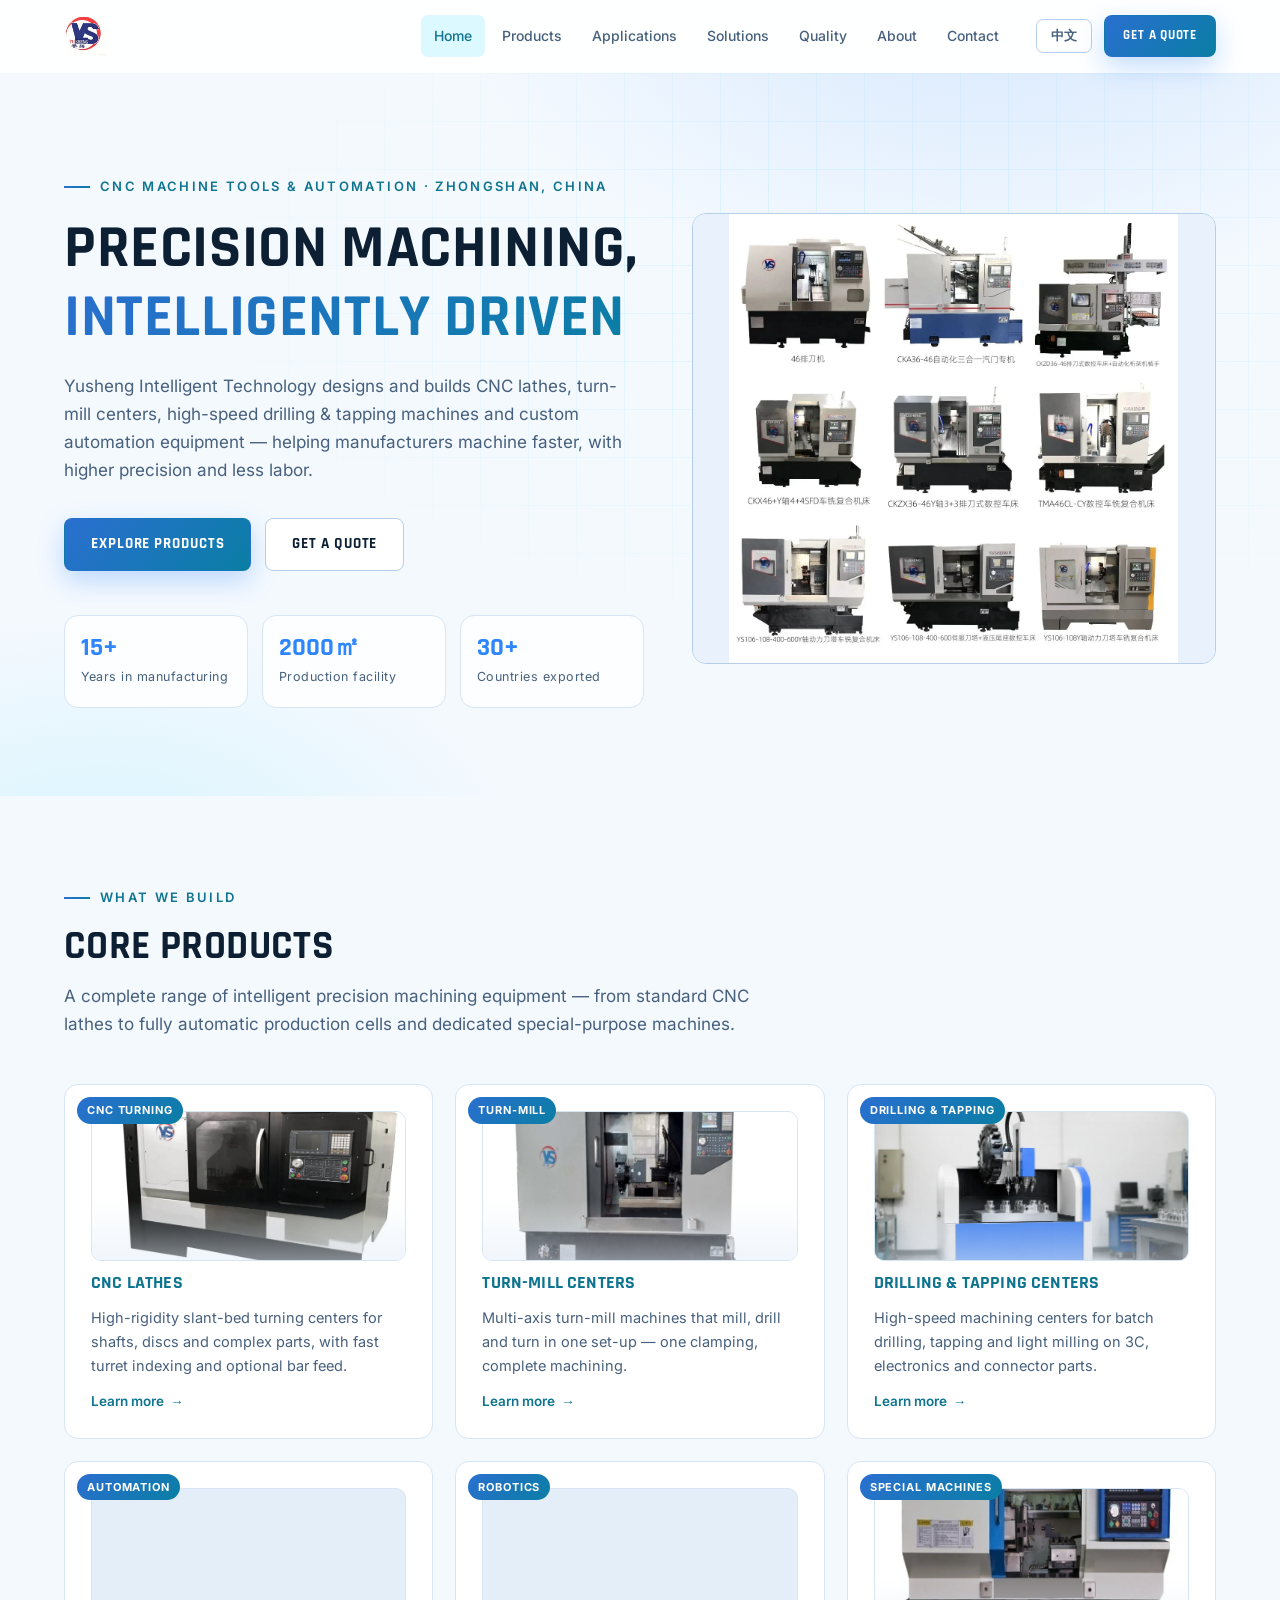
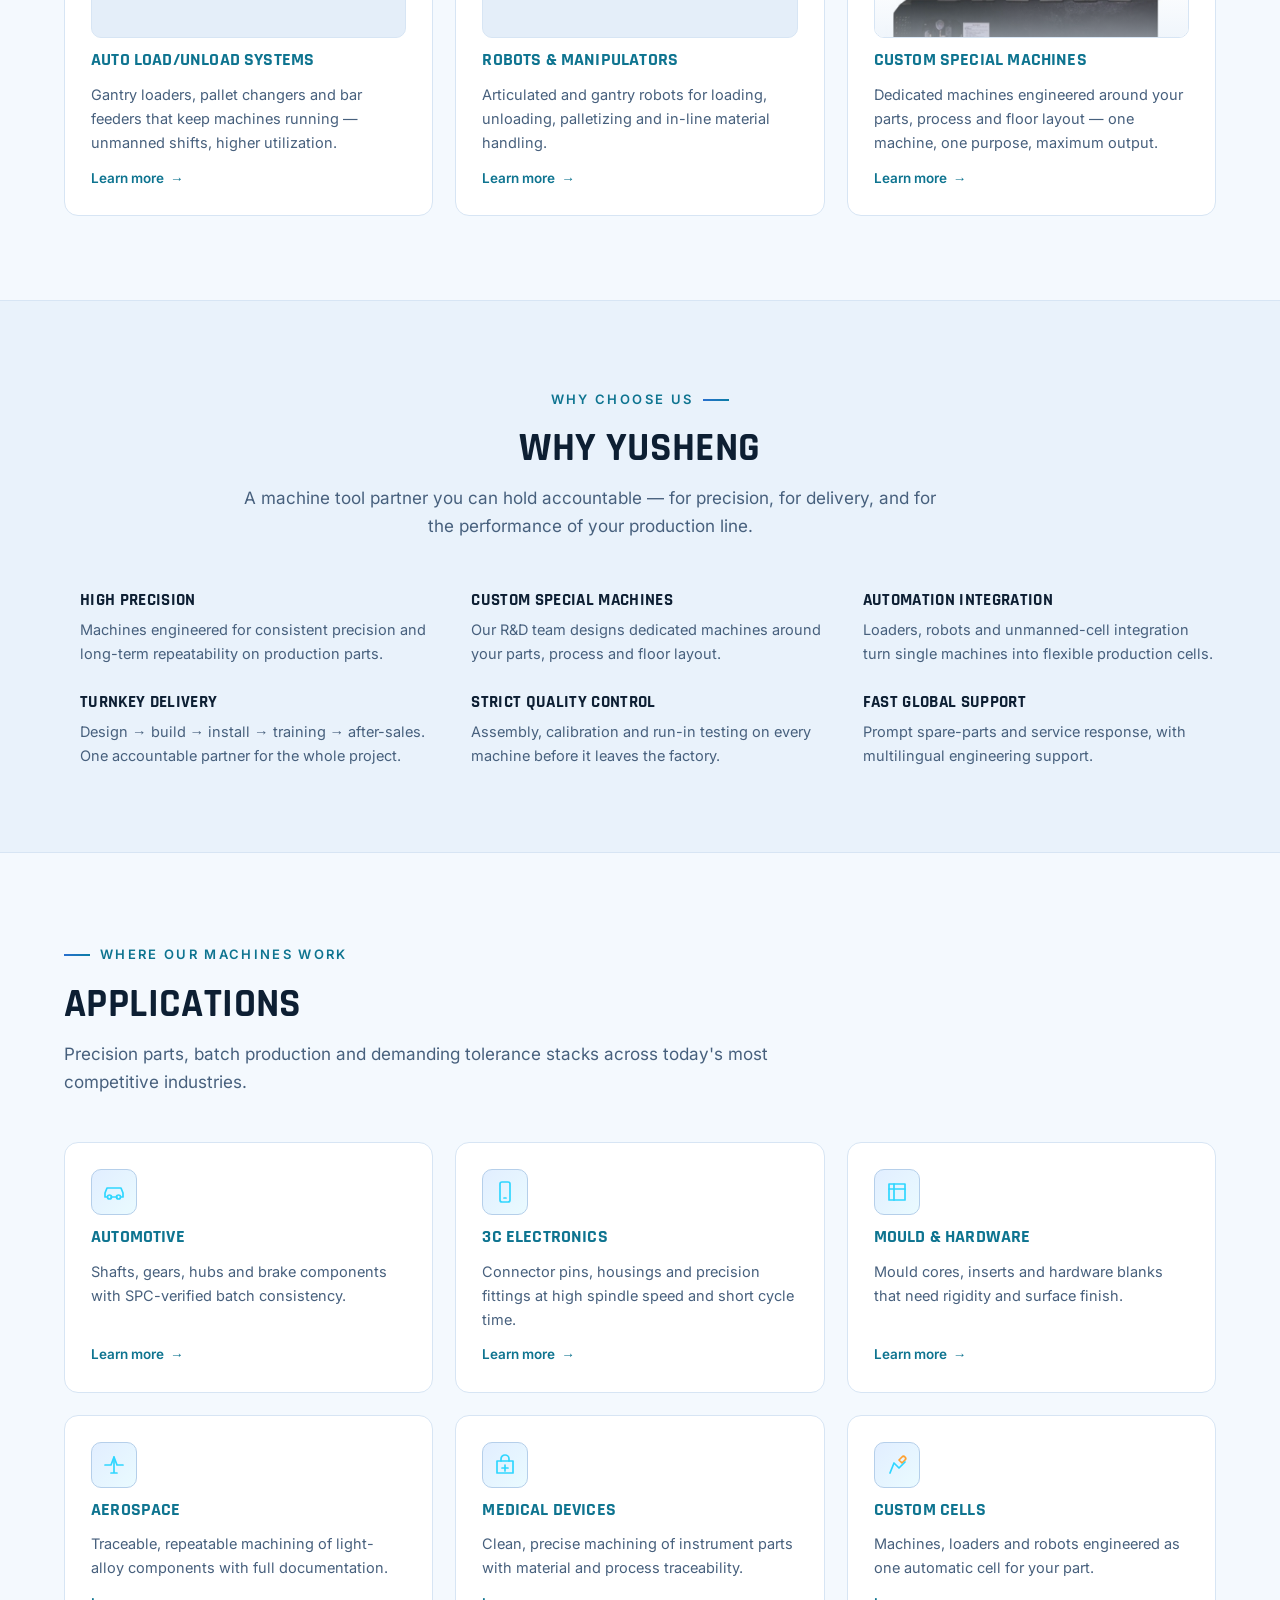
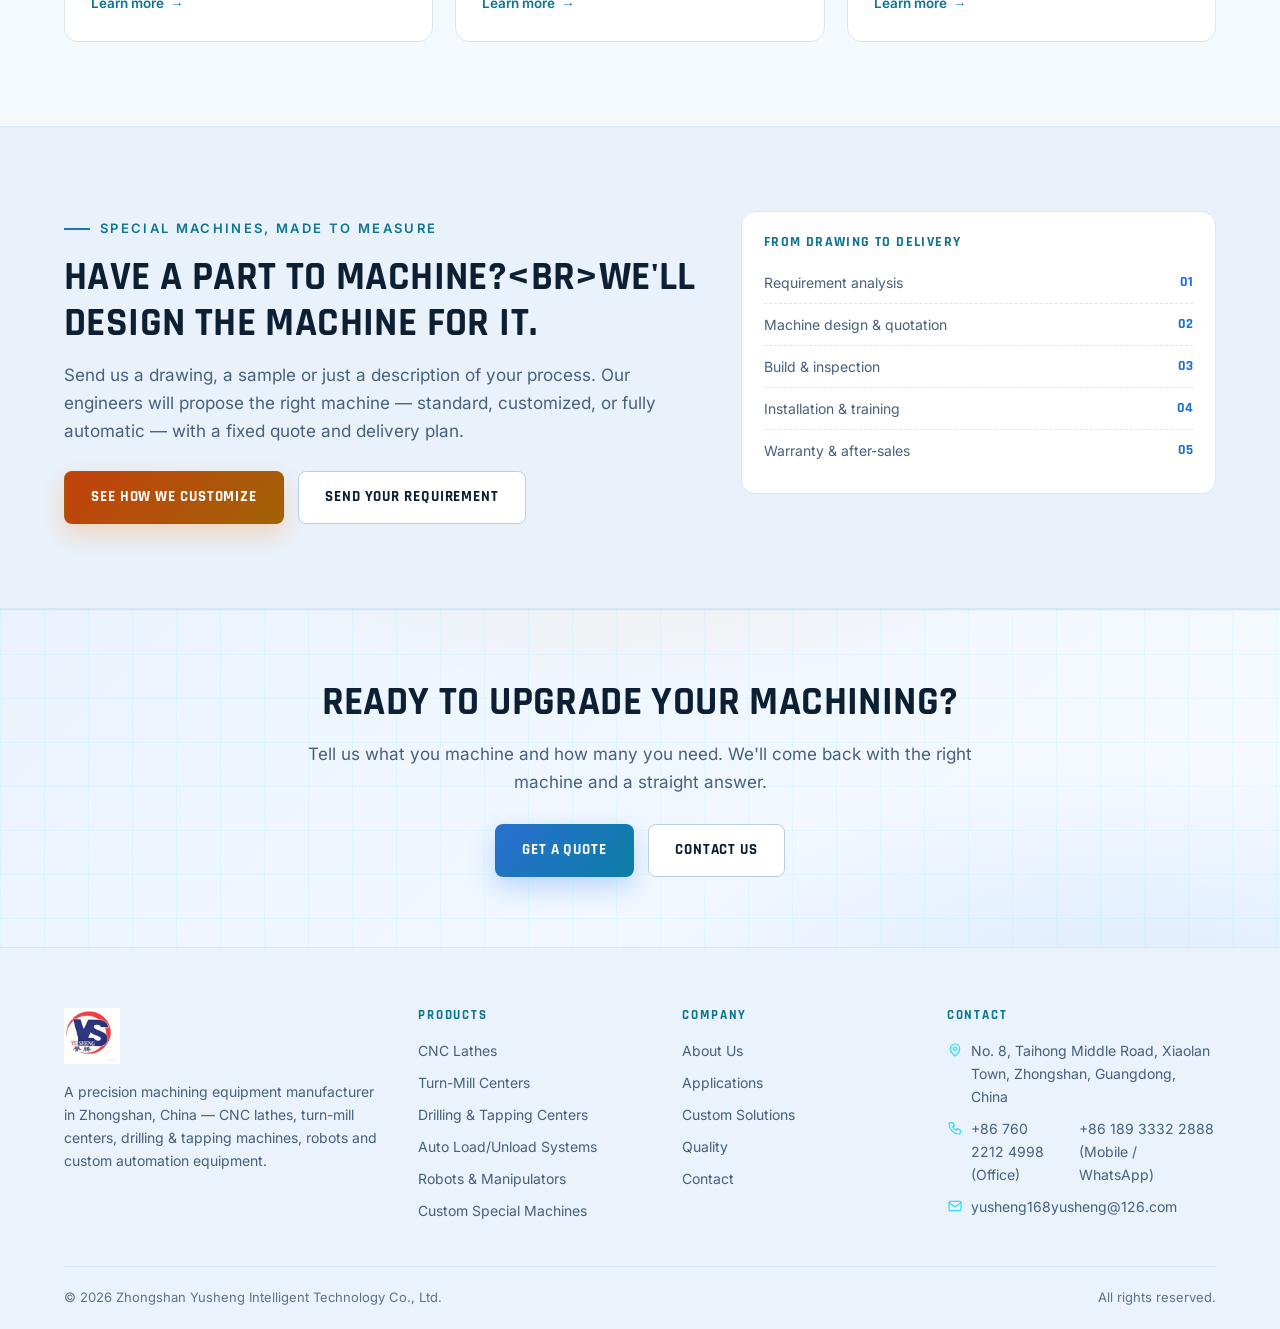
<file: index.html>
<!DOCTYPE html>
<html lang="en">
<head>
  <meta charset="UTF-8">
  <meta name="viewport" content="width=device-width, initial-scale=1.0">
  <title data-en="Yusheng Intelligent Technology — CNC Lathes, Turn-Mill & Automation Equipment" data-zh="誉胜智能科技 — CNC 数控车床、车铣复合机与自动化装备">Yusheng Intelligent Technology — CNC Lathes, Turn-Mill & Automation Equipment</title>
  <!-- TODO 替换为真实域名 canonical -->
  <link rel="canonical" href="https://yusheng-intelligent.pages.dev/">
  <meta name="description" content="Zhongshan Yusheng Intelligent Technology designs and manufactures CNC lathes, turn-mill centers, high-speed drilling & tapping machines, robots and custom automation equipment for precision manufacturers.">
  <meta property="og:title" content="Yusheng Intelligent Technology — Precision Machining Equipment">
  <meta property="og:type" content="website">
  <meta property="og:url" content="https://yusheng-intelligent.pages.dev/">
  <meta property="og:image" content="https://yusheng-intelligent.pages.dev/assets/img/H01-hero.webp">
  <link rel="icon" type="image/png" href="assets/img/logo-favicon.png">
  <link rel="stylesheet" href="assets/css/style.css">
  <script type="application/ld+json">
  {
    "@context": "https://schema.org",
    "@type": "Organization",
    "name": "Zhongshan Yusheng Intelligent Technology Co., Ltd.",
    "alternateName": "誉胜智能科技",
    "description": "Manufacturer of CNC lathes, turn-mill centers, high-speed drilling & tapping machines, robots and custom automation equipment.",
    "address": { "@type": "PostalAddress", "streetAddress": "No. 8, Taihong Middle Road, Xiaolan Town", "addressLocality": "Zhongshan", "addressRegion": "Guangdong", "addressCountry": "CN" },
    "telephone": "+86-760-22124998",
    "email": "yusheng168yusheng@126.com",
    "url": "https://yusheng-intelligent.pages.dev/"
  }
  </script>
</head>
<body>

  <!-- ============ HEADER ============ -->
  <header class="site-header">
    <div class="container header-inner">
      <a class="brand" href="index.html">
        <img class="brand-logo" src="assets/img/logo.webp" alt="YU SHENG · 誉胜">
      </a>

      <nav class="nav" aria-label="Main">
        <a href="index.html" class="active" data-en="Home" data-zh="首页">Home</a>
        <a href="products.html" data-en="Products" data-zh="产品中心">Products</a>
        <a href="applications.html" data-en="Applications" data-zh="应用领域">Applications</a>
        <a href="solutions.html" data-en="Solutions" data-zh="定制方案">Solutions</a>
        <a href="quality.html" data-en="Quality" data-zh="质量保障">Quality</a>
        <a href="about.html" data-en="About" data-zh="关于我们">About</a>
        <a href="contact.html" data-en="Contact" data-zh="联系我们">Contact</a>
      </nav>

      <div class="header-actions">
        <button id="langToggle" class="lang-toggle" aria-label="Switch language">中文</button>
        <a class="btn btn-accent btn-sm" href="#" data-open-modal data-en="Get a Quote" data-zh="获取报价">Get a Quote</a>
        <button class="nav-toggle" aria-label="Menu"><span></span><span></span><span></span></button>
      </div>
    </div>
  </header>

  <!-- ============ HERO ============ -->
  <section class="hero">
    <div class="container hero-inner">
      <div class="hero-copy">
        <span class="eyebrow" data-en="CNC Machine Tools & Automation · Zhongshan, China" data-zh="数控机床与自动化装备 · 中国中山">CNC Machine Tools & Automation · Zhongshan, China</span>
        <h1 data-html-en="Precision Machining,<br><span class='grad'>Intelligently Driven</span>"
            data-html-zh="精密智造，<br><span class='grad'>智能驱动</span>">Precision Machining,<br><span class="grad">Intelligently Driven</span></h1>
        <p class="lead" data-en="Yusheng Intelligent Technology designs and builds CNC lathes, turn-mill centers, high-speed drilling &amp; tapping machines and custom automation equipment — helping manufacturers machine faster, with higher precision and less labor."
           data-zh="誉胜智能科技专注于 CNC 数控车床、车铣复合机、高速钻攻中心及定制自动化装备的设计与制造，帮助制造商更快、更精准、更省人力地完成加工。">Yusheng Intelligent Technology designs and builds CNC lathes, turn-mill centers, high-speed drilling &amp; tapping machines and custom automation equipment — helping manufacturers machine faster, with higher precision and less labor.</p>

        <div class="hero-cta">
          <a class="btn btn-accent" href="products.html" data-en="Explore Products" data-zh="浏览产品">Explore Products</a>
          <a class="btn btn-ghost" href="#" data-open-modal data-en="Get a Quote" data-zh="获取报价">Get a Quote</a>
        </div>

        <!-- 示意数据：请替换为真实数据 -->
        <div class="hero-metrics">
          <div class="metric"><b>15+</b><span data-en="Years in manufacturing" data-zh="年制造经验">Years in manufacturing</span></div>
          <div class="metric"><b>2000㎡</b><span data-en="Production facility" data-zh="生产车间面积">Production facility</span></div>
          <div class="metric"><b>30+</b><span data-en="Countries exported" data-zh="出口国家和地区">Countries exported</span></div>
        </div>
      </div>

      <div class="hero-visual" data-reveal>
        <div class="visual-frame">
          <svg viewBox="0 0 420 420" aria-hidden="true">
            <defs>
              <linearGradient id="visG1" x1="0" y1="0" x2="1" y2="1">
                <stop offset="0" stop-color="#2e86ff"/><stop offset="1" stop-color="#2fd6ff"/>
              </linearGradient>
            </defs>
            <g stroke="#2fd6ff" stroke-width=".5" opacity=".12">
              <path d="M0 70h420M0 140h420M0 210h420M0 280h420M0 350h420"/>
              <path d="M70 0v420M140 0v420M210 0v420M280 0v420M350 0v420"/>
            </g>
            <g stroke="#2fd6ff" stroke-width="2" opacity=".6">
              <path d="M30 60V30h30"/><path d="M390 60V30h-30"/>
              <path d="M30 360v30h30"/><path d="M390 360v-30h-30"/>
            </g>
            <path d="M210 40v340M40 210h340" stroke="#2fd6ff" stroke-width="1" opacity=".25" stroke-dasharray="4 6"/>
            <path d="M210 66a144 144 0 0 1 101 40" stroke="url(#visG1)" stroke-width="2.5" stroke-linecap="round"/>
            <path d="M311 106l12-22 24 6" stroke="#2fd6ff" stroke-width="2" stroke-linecap="round" stroke-linejoin="round"/>
            <circle cx="210" cy="210" r="120" stroke="url(#visG1)" stroke-width="2"/>
            <circle cx="210" cy="210" r="96" stroke="#2fd6ff" stroke-width="1.4" stroke-dasharray="3 7" opacity=".8"/>
            <circle cx="210" cy="210" r="72" stroke="#2e86ff" stroke-width="1.4" opacity=".7"/>
            <g stroke="#2fd6ff" stroke-width="2.5" stroke-linecap="round">
              <path d="M210 90v20M210 310v20M90 210h20M310 210h20"/>
            </g>
            <circle cx="210" cy="210" r="40" stroke="url(#visG1)" stroke-width="1.6"/>
            <circle cx="210" cy="210" r="6" fill="#2fd6ff"/>
            <path d="M90 358h240M110 350v16M310 350v16" stroke="#2fd6ff" stroke-width="1.2" opacity=".7"/>
          </svg>
          <img class="img-layer" src="assets/img/H01-hero.webp" alt="Nine Yusheng CNC lathes and turn-mill machines shown together in a product grid" loading="eager" decoding="async">
        </div>
      </div>
    </div>
  </section>

  <!-- ============ CORE PRODUCTS ============ -->
  <section class="section">
    <div class="container">
      <div class="sec-head" data-reveal>
        <span class="eyebrow" data-en="What we build" data-zh="我们能造什么">What we build</span>
        <h2 data-en="Core Products" data-zh="核心产品">Core Products</h2>
        <p class="lead" data-en="A complete range of intelligent precision machining equipment — from standard CNC lathes to fully automatic production cells and dedicated special-purpose machines."
           data-zh="覆盖智能精密加工装备全系列——从标准 CNC 数控车床到全自动生产单元与专用设备定制。">A complete range of intelligent precision machining equipment — from standard CNC lathes to fully automatic production cells and dedicated special-purpose machines.</p>
      </div>

      <div class="grid grid-3">
        <a class="card" href="product-cnc.html" data-reveal>
          <span class="card-tag" data-en="CNC Turning" data-zh="数控车削">CNC Turning</span>
          <div class="card-img"><img src="assets/img/P01-cnc-lathe.webp" alt="Yusheng CNC lathe with the sliding door open, showing the work area and the operator control panel" loading="lazy" decoding="async"></div>
          <h3 data-en="CNC Lathes" data-zh="CNC 数控车床">CNC Lathes</h3>
          <p data-en="High-rigidity slant-bed turning centers for shafts, discs and complex parts, with fast turret indexing and optional bar feed."
             data-zh="高刚性斜床身数控车床，适用于轴类、盘类及复杂零件，配高速刀塔与可选棒料送料。">High-rigidity slant-bed turning centers for shafts, discs and complex parts, with fast turret indexing and optional bar feed.</p>
          <span class="more" data-en="Learn more" data-zh="了解更多">Learn more</span>
        </a>

        <a class="card" href="product-turnmill.html" data-reveal>
          <span class="card-tag" data-en="Turn-Mill" data-zh="车铣复合">Turn-Mill</span>
          <div class="card-img"><img src="assets/img/P02-turnmill.webp" alt="Yusheng turn-mill centre with the door open, showing the tool turret and spindle" loading="lazy" decoding="async"></div>
          <h3 data-en="Turn-Mill Centers" data-zh="车铣复合机">Turn-Mill Centers</h3>
          <p data-en="Multi-axis turn-mill machines that mill, drill and turn in one set-up — one clamping, complete machining."
             data-zh="多轴车铣复合加工中心，一次装夹完成车、铣、钻多工序，实现完整加工。">Multi-axis turn-mill machines that mill, drill and turn in one set-up — one clamping, complete machining.</p>
          <span class="more" data-en="Learn more" data-zh="了解更多">Learn more</span>
        </a>

        <a class="card" href="product-drilling.html" data-reveal>
          <span class="card-tag" data-en="Drilling & Tapping" data-zh="钻攻">Drilling &amp; Tapping</span>
          <div class="card-img"><img src="assets/img/P03-drilling.webp" alt="High-speed drilling and tapping centre with a circular tool magazine above a fixture plate of machined parts" loading="lazy" decoding="async"></div>
          <h3 data-en="Drilling & Tapping Centers" data-zh="高速钻攻中心">Drilling &amp; Tapping Centers</h3>
          <p data-en="High-speed machining centers for batch drilling, tapping and light milling on 3C, electronics and connector parts."
             data-zh="高速加工中心，面向 3C 电子、连接器等零件的批量钻削、攻丝与轻铣削。">High-speed machining centers for batch drilling, tapping and light milling on 3C, electronics and connector parts.</p>
          <span class="more" data-en="Learn more" data-zh="了解更多">Learn more</span>
        </a>

        <a class="card" href="product-auto.html" data-reveal>
          <span class="card-tag" data-en="Automation" data-zh="自动化">Automation</span>
          <div class="card-img"><img src="assets/img/P04-loader.webp" alt="Yusheng CNC lathe fitted with an overhead gantry loader and a stacked part tray for unmanned running" loading="lazy" decoding="async"></div>
          <h3 data-en="Auto Load/Unload Systems" data-zh="自动化上下料装置">Auto Load/Unload Systems</h3>
          <p data-en="Gantry loaders, pallet changers and bar feeders that keep machines running — unmanned shifts, higher utilization."
             data-zh="桁架机械手、托盘交换器与棒料送料器，让机床持续运转——无人值守班次，更高稼动率。">Gantry loaders, pallet changers and bar feeders that keep machines running — unmanned shifts, higher utilization.</p>
          <span class="more" data-en="Learn more" data-zh="了解更多">Learn more</span>
        </a>

        <a class="card" href="product-robot.html" data-reveal>
          <span class="card-tag" data-en="Robotics" data-zh="机器人">Robotics</span>
          <div class="card-img"><img src="assets/img/P05-robot.webp" alt="Six-axis robot arm holding a machined aluminium part beside a CNC machine" loading="lazy" decoding="async"></div>
          <h3 data-en="Robots & Manipulators" data-zh="机械手">Robots &amp; Manipulators</h3>
          <p data-en="Articulated and gantry robots for loading, unloading, palletizing and in-line material handling."
             data-zh="关节型与桁架式机械手，用于上下料、码垛及产线物料搬运。">Articulated and gantry robots for loading, unloading, palletizing and in-line material handling.</p>
          <span class="more" data-en="Learn more" data-zh="了解更多">Learn more</span>
        </a>

        <a class="card" href="product-custom.html" data-reveal>
          <span class="card-tag" data-en="Special Machines" data-zh="专用设备">Special Machines</span>
          <div class="card-img"><img src="assets/img/P06-custom.webp" alt="Close-up of a Yusheng machine with the work-area door open, showing the tooling inside and the control panel" loading="lazy" decoding="async"></div>
          <h3 data-en="Custom Special Machines" data-zh="定制专用设备">Custom Special Machines</h3>
          <p data-en="Dedicated machines engineered around your parts, process and floor layout — one machine, one purpose, maximum output."
             data-zh="围绕您的零件、工艺与车间布局定制专用机床——一机一用，产出最大化。">Dedicated machines engineered around your parts, process and floor layout — one machine, one purpose, maximum output.</p>
          <span class="more" data-en="Learn more" data-zh="了解更多">Learn more</span>
        </a>
      </div>
    </div>
  </section>

  <!-- ============ WHY YUSHENG ============ -->
  <section class="section alt">
    <div class="container">
      <div class="sec-head center" data-reveal>
        <span class="eyebrow" data-en="Why choose us" data-zh="为什么选择我们">Why choose us</span>
        <h2 data-en="Why Yusheng" data-zh="为什么选择誉胜">Why Yusheng</h2>
        <p class="lead" data-en="A machine tool partner you can hold accountable — for precision, for delivery, and for the performance of your production line."
           data-zh="一个可以对精度、交付与产线表现负责到底的机床合作伙伴。">A machine tool partner you can hold accountable — for precision, for delivery, and for the performance of your production line.</p>
      </div>

      <div class="grid grid-3">
        <div class="feat" data-reveal>
          <span class="ic"><svg viewBox="0 0 24 24" fill="none" stroke="#2fd6ff" stroke-width="1.7" stroke-linecap="round" stroke-linejoin="round"><circle cx="12" cy="12" r="9"/><path d="M12 8v8M8 12h8"/></svg></span>
          <div>
            <b data-en="High Precision" data-zh="高精度">High Precision</b>
            <p data-en="Machines engineered for consistent precision and long-term repeatability on production parts."
               data-zh="机床按量产零件的一致性精度与长期重复精度设计。">Machines engineered for consistent precision and long-term repeatability on production parts.</p>
          </div>
        </div>

        <div class="feat" data-reveal>
          <span class="ic"><svg viewBox="0 0 24 24" fill="none" stroke="#2fd6ff" stroke-width="1.7" stroke-linecap="round" stroke-linejoin="round"><path d="M14.7 6.3a5 5 0 0 0-6.6 6.6L2 19v3h3l6.1-6.1a5 5 0 0 0 6.6-6.6L14.5 12l-2.5-2.5z"/></svg></span>
          <div>
            <b data-en="Custom Special Machines" data-zh="专用设备定制">Custom Special Machines</b>
            <p data-en="Our R&amp;D team designs dedicated machines around your parts, process and floor layout."
               data-zh="研发团队围绕您的零件、工艺与车间布局定制专用设备。">Our R&amp;D team designs dedicated machines around your parts, process and floor layout.</p>
          </div>
        </div>

        <div class="feat" data-reveal>
          <span class="ic"><svg viewBox="0 0 24 24" fill="none" stroke="#2fd6ff" stroke-width="1.7" stroke-linecap="round" stroke-linejoin="round"><path d="M3 12h4l2-5 4 10 2-5h6"/></svg></span>
          <div>
            <b data-en="Automation Integration" data-zh="自动化集成">Automation Integration</b>
            <p data-en="Loaders, robots and unmanned-cell integration turn single machines into flexible production cells."
               data-zh="上下料、机械手与无人化单元集成，让单机变成柔性生产单元。">Loaders, robots and unmanned-cell integration turn single machines into flexible production cells.</p>
          </div>
        </div>

        <div class="feat" data-reveal>
          <span class="ic"><svg viewBox="0 0 24 24" fill="none" stroke="#2fd6ff" stroke-width="1.7" stroke-linecap="round" stroke-linejoin="round"><path d="M12 3l9 5-9 5-9-5z"/><path d="M3 13v5l9 5 9-5v-5"/></svg></span>
          <div>
            <b data-en="Turnkey Delivery" data-zh="交钥匙交付">Turnkey Delivery</b>
            <p data-en="Design → build → install → training → after-sales. One accountable partner for the whole project."
               data-zh="设计 → 制造 → 安装 → 培训 → 售后，一个负责到底的伙伴。">Design → build → install → training → after-sales. One accountable partner for the whole project.</p>
          </div>
        </div>

        <div class="feat" data-reveal>
          <span class="ic"><svg viewBox="0 0 24 24" fill="none" stroke="#2fd6ff" stroke-width="1.7" stroke-linecap="round" stroke-linejoin="round"><path d="M12 2l2.5 6.5L21 11l-6.5 2.5L12 20l-2.5-6.5L3 11l6.5-2.5z"/></svg></span>
          <div>
            <b data-en="Strict Quality Control" data-zh="严格品控">Strict Quality Control</b>
            <p data-en="Assembly, calibration and run-in testing on every machine before it leaves the factory."
               data-zh="每台设备出厂前经过装配、校准与运行测试。">Assembly, calibration and run-in testing on every machine before it leaves the factory.</p>
          </div>
        </div>

        <div class="feat" data-reveal>
          <span class="ic"><svg viewBox="0 0 24 24" fill="none" stroke="#2fd6ff" stroke-width="1.7" stroke-linecap="round" stroke-linejoin="round"><circle cx="12" cy="12" r="9"/><path d="M3 12h18M12 3c3 3 3 15 0 18M12 3c-3 3-3 15 0 18"/></svg></span>
          <div>
            <b data-en="Fast Global Support" data-zh="全球快速响应">Fast Global Support</b>
            <p data-en="Prompt spare-parts and service response, with multilingual engineering support."
               data-zh="备件与服务快速响应，多语言工程师支持。">Prompt spare-parts and service response, with multilingual engineering support.</p>
          </div>
        </div>
      </div>
    </div>
  </section>

  <!-- ============ APPLICATIONS ============ -->
  <section class="section">
    <div class="container">
      <div class="sec-head" data-reveal>
        <span class="eyebrow" data-en="Where our machines work" data-zh="我们的机床在哪里工作">Where our machines work</span>
        <h2 data-en="Applications" data-zh="应用领域">Applications</h2>
        <p class="lead" data-en="Precision parts, batch production and demanding tolerance stacks across today's most competitive industries."
           data-zh="服务当今最具竞争力的行业：精密零件、批量生产与严苛公差要求。">Precision parts, batch production and demanding tolerance stacks across today's most competitive industries.</p>
      </div>

      <div class="grid grid-3">
        <a class="card" href="applications.html#automotive" data-reveal>
          <span class="ic"><svg viewBox="0 0 24 24" fill="none" stroke="#2fd6ff" stroke-width="1.7" stroke-linecap="round" stroke-linejoin="round"><path d="M5 17h-2v-4l2-5h14l2 5v4h-2"/><circle cx="7.5" cy="17" r="2"/><circle cx="16.5" cy="17" r="2"/><path d="M9 17h6"/></svg></span>
          <h3 data-en="Automotive" data-zh="汽车行业">Automotive</h3>
          <p data-en="Shafts, gears, hubs and brake components with SPC-verified batch consistency."
             data-zh="轴类、齿轮、轮毂与制动部件，批量一致性经 SPC 验证。">Shafts, gears, hubs and brake components with SPC-verified batch consistency.</p>
          <span class="more" data-en="Learn more" data-zh="了解更多">Learn more</span>
        </a>

        <a class="card" href="applications.html#electronics" data-reveal>
          <span class="ic"><svg viewBox="0 0 24 24" fill="none" stroke="#2fd6ff" stroke-width="1.7" stroke-linecap="round" stroke-linejoin="round"><rect x="7" y="2" width="10" height="20" rx="2"/><path d="M11 18h2"/></svg></span>
          <h3 data-en="3C Electronics" data-zh="3C 电子">3C Electronics</h3>
          <p data-en="Connector pins, housings and precision fittings at high spindle speed and short cycle time."
             data-zh="连接器端子、外壳与精密配件，高转速、短节拍加工。">Connector pins, housings and precision fittings at high spindle speed and short cycle time.</p>
          <span class="more" data-en="Learn more" data-zh="了解更多">Learn more</span>
        </a>

        <a class="card" href="applications.html#mould" data-reveal>
          <span class="ic"><svg viewBox="0 0 24 24" fill="none" stroke="#2fd6ff" stroke-width="1.7" stroke-linecap="round" stroke-linejoin="round"><path d="M4 4h16v16H4z"/><path d="M4 9h16M9 4v16"/></svg></span>
          <h3 data-en="Mould & Hardware" data-zh="模具五金">Mould &amp; Hardware</h3>
          <p data-en="Mould cores, inserts and hardware blanks that need rigidity and surface finish."
             data-zh="模具镶件、型芯与五金毛坯，需要刚性与表面质量。">Mould cores, inserts and hardware blanks that need rigidity and surface finish.</p>
          <span class="more" data-en="Learn more" data-zh="了解更多">Learn more</span>
        </a>

        <a class="card" href="applications.html#aerospace" data-reveal>
          <span class="ic"><svg viewBox="0 0 24 24" fill="none" stroke="#2fd6ff" stroke-width="1.7" stroke-linecap="round" stroke-linejoin="round"><path d="M3 12h6l3-8 3 8h6"/><path d="M12 4v16M9 20h6"/></svg></span>
          <h3 data-en="Aerospace" data-zh="航空航天">Aerospace</h3>
          <p data-en="Traceable, repeatable machining of light-alloy components with full documentation."
             data-zh="轻合金零件的可追溯、可重复加工，附带完整文档。">Traceable, repeatable machining of light-alloy components with full documentation.</p>
          <span class="more" data-en="Learn more" data-zh="了解更多">Learn more</span>
        </a>

        <a class="card" href="applications.html#medical" data-reveal>
          <span class="ic"><svg viewBox="0 0 24 24" fill="none" stroke="#2fd6ff" stroke-width="1.7" stroke-linecap="round" stroke-linejoin="round"><path d="M4 8h16v12H4z"/><path d="M8 8V6a4 4 0 0 1 8 0v2"/><path d="M12 12v6M9 15h6"/></svg></span>
          <h3 data-en="Medical Devices" data-zh="医疗器械">Medical Devices</h3>
          <p data-en="Clean, precise machining of instrument parts with material and process traceability."
             data-zh="器械零件洁净精密加工，材料与工艺全程可追溯。">Clean, precise machining of instrument parts with material and process traceability.</p>
          <span class="more" data-en="Learn more" data-zh="了解更多">Learn more</span>
        </a>

        <a class="card" href="solutions.html" data-reveal>
          <span class="ic"><svg viewBox="0 0 24 24" fill="none" stroke="#ffa02e" stroke-width="1.7" stroke-linecap="round" stroke-linejoin="round"><path d="M14 7l3-3a2 2 0 0 1 3 3l-3 3-3-3z"/><path d="M5 20l4-10 5 5 6-6" stroke="#2fd6ff"/></svg></span>
          <h3 data-en="Custom Cells" data-zh="定制产线">Custom Cells</h3>
          <p data-en="Machines, loaders and robots engineered as one automatic cell for your part."
             data-zh="机床、上下料与机械手集成为一套面向您零件的自动化单元。">Machines, loaders and robots engineered as one automatic cell for your part.</p>
          <span class="more" data-en="Learn more" data-zh="了解更多">Learn more</span>
        </a>
      </div>
    </div>
  </section>

  <!-- ============ CUSTOM STRIP ============ -->
  <section class="section alt">
    <div class="container">
      <div class="detail-layout">
        <div data-reveal>
          <span class="eyebrow" data-en="Special machines, made to measure" data-zh="按需定制专用设备">Special machines, made to measure</span>
          <h2 data-en="Have a part to machine?<br>We'll design the machine for it." data-zh="有零件要加工？<br>我们为它设计专用设备。">Have a part to machine?<br>We'll design the machine for it.</h2>
          <p class="lead" style="margin-top:14px" data-en="Send us a drawing, a sample or just a description of your process. Our engineers will propose the right machine — standard, customized, or fully automatic — with a fixed quote and delivery plan."
             data-zh="把图纸、样品或工艺描述发给我们，工程师将为您推荐合适的设备——标准机、定制机或全自动化方案，并给出明确报价与交付计划。">Send us a drawing, a sample or just a description of your process. Our engineers will propose the right machine — standard, customized, or fully automatic — with a fixed quote and delivery plan.</p>
          <div class="hero-cta" style="margin-top:26px">
            <a class="btn btn-warn" href="solutions.html" data-en="See How We Customize" data-zh="了解定制流程">See How We Customize</a>
            <a class="btn btn-ghost" href="#" data-open-modal data-en="Send Your Requirement" data-zh="提交您的需求">Send Your Requirement</a>
          </div>
        </div>
        <div data-reveal>
          <div class="side-card">
            <h3 data-en="From drawing to delivery" data-zh="从图纸到交付">From drawing to delivery</h3>
            <div class="row"><span data-en="Requirement analysis" data-zh="需求分析">Requirement analysis</span><b>01</b></div>
            <div class="row"><span data-en="Machine design &amp; quotation" data-zh="设备设计与报价">Machine design &amp; quotation</span><b>02</b></div>
            <div class="row"><span data-en="Build &amp; inspection" data-zh="制造与检验">Build &amp; inspection</span><b>03</b></div>
            <div class="row"><span data-en="Installation &amp; training" data-zh="安装与培训">Installation &amp; training</span><b>04</b></div>
            <div class="row"><span data-en="Warranty &amp; after-sales" data-zh="保修与售后">Warranty &amp; after-sales</span><b>05</b></div>
          </div>
        </div>
      </div>
    </div>
  </section>

  <!-- ============ CTA BAND ============ -->
  <section class="cta-band">
    <div class="container cta-inner" data-reveal>
      <h2 data-en="Ready to upgrade your machining?" data-zh="准备好升级您的加工能力了吗？">Ready to upgrade your machining?</h2>
      <p class="lead" data-en="Tell us what you machine and how many you need. We'll come back with the right machine and a straight answer."
         data-zh="告诉我们您加工什么、需要多少，我们将为您推荐合适的设备并给出明确答复。">Tell us what you machine and how many you need. We'll come back with the right machine and a straight answer.</p>
      <div class="hero-cta">
        <a class="btn btn-accent" href="#" data-open-modal data-en="Get a Quote" data-zh="获取报价">Get a Quote</a>
        <a class="btn btn-ghost" href="contact.html" data-en="Contact Us" data-zh="联系我们">Contact Us</a>
      </div>
    </div>
  </section>

  <!-- ============ FOOTER ============ -->
  <footer class="site-footer">
    <div class="container">
      <div class="footer-grid">
        <div class="footer-brand">
          <a class="brand" href="index.html">
            <img class="brand-logo" src="assets/img/logo.webp" alt="YU SHENG · 誉胜">
          </a>
          <p data-en="A precision machining equipment manufacturer in Zhongshan, China — CNC lathes, turn-mill centers, drilling &amp; tapping machines, robots and custom automation equipment."
             data-zh="位于中国中山的精密加工装备制造商——CNC 数控车床、车铣复合机、钻攻中心、机械手及定制自动化设备。">A precision machining equipment manufacturer in Zhongshan, China — CNC lathes, turn-mill centers, drilling &amp; tapping machines, robots and custom automation equipment.</p>
        </div>

        <div class="footer-col">
          <h2 class="footer-title" data-en="Products" data-zh="产品中心">Products</h2>
          <ul>
            <li><a href="product-cnc.html" data-en="CNC Lathes" data-zh="CNC 数控车床">CNC Lathes</a></li>
            <li><a href="product-turnmill.html" data-en="Turn-Mill Centers" data-zh="车铣复合机">Turn-Mill Centers</a></li>
            <li><a href="product-drilling.html" data-en="Drilling &amp; Tapping Centers" data-zh="高速钻攻中心">Drilling &amp; Tapping Centers</a></li>
            <li><a href="product-auto.html" data-en="Auto Load/Unload Systems" data-zh="自动化上下料装置">Auto Load/Unload Systems</a></li>
            <li><a href="product-robot.html" data-en="Robots &amp; Manipulators" data-zh="机械手">Robots &amp; Manipulators</a></li>
            <li><a href="product-custom.html" data-en="Custom Special Machines" data-zh="定制专用设备">Custom Special Machines</a></li>
          </ul>
        </div>

        <div class="footer-col">
          <h2 class="footer-title" data-en="Company" data-zh="公司">Company</h2>
          <ul>
            <li><a href="about.html" data-en="About Us" data-zh="关于我们">About Us</a></li>
            <li><a href="applications.html" data-en="Applications" data-zh="应用领域">Applications</a></li>
            <li><a href="solutions.html" data-en="Custom Solutions" data-zh="定制方案">Custom Solutions</a></li>
            <li><a href="quality.html" data-en="Quality" data-zh="质量保障">Quality</a></li>
            <li><a href="contact.html" data-en="Contact" data-zh="联系我们">Contact</a></li>
          </ul>
        </div>

        <div class="footer-col">
          <h2 class="footer-title" data-en="Contact" data-zh="联系方式">Contact</h2>
          <ul>
            
            <li><svg viewBox="0 0 24 24" fill="none" stroke="#2fd6ff" stroke-width="1.8" stroke-linecap="round" stroke-linejoin="round"><path d="M12 21s-7-5.6-7-11a7 7 0 0 1 14 0c0 5.4-7 11-7 11z"/><circle cx="12" cy="10" r="2.5"/></svg><span data-en="No. 8, Taihong Middle Road, Xiaolan Town, Zhongshan, Guangdong, China" data-zh="中国广东省中山市小榄镇泰弘中路8号">No. 8, Taihong Middle Road, Xiaolan Town, Zhongshan, Guangdong, China</span></li>
            <li><svg viewBox="0 0 24 24" fill="none" stroke="#2fd6ff" stroke-width="1.8" stroke-linecap="round" stroke-linejoin="round"><path d="M5 4h4l2 5-2.5 1.5a12 12 0 0 0 5 5L15 13l5 2v4a2 2 0 0 1-2 2A16 16 0 0 1 3 6a2 2 0 0 1 2-2z"/></svg><span data-en="+86 760 2212 4998 (Office)" data-zh="+86 760 2212 4998（办公室）">+86 760 2212 4998 (Office)</span><br><span data-en="+86 189 3332 2888 (Mobile / WhatsApp)" data-zh="+86 189 3332 2888（手机 / 微信 / WhatsApp）">+86 189 3332 2888 (Mobile / WhatsApp)</span></li>
            <li><svg viewBox="0 0 24 24" fill="none" stroke="#2fd6ff" stroke-width="1.8" stroke-linecap="round" stroke-linejoin="round"><rect x="3" y="5" width="18" height="14" rx="2"/><path d="M3 7l9 6 9-6"/></svg><span>yusheng168yusheng@126.com</span></li>
          </ul>
        </div>
      </div>

      <div class="footer-bottom">
        <span>© <span id="year">2026</span> <span data-en="Zhongshan Yusheng Intelligent Technology Co., Ltd." data-zh="中山市誉胜智能科技有限公司">Zhongshan Yusheng Intelligent Technology Co., Ltd.</span></span>
        <span data-en="All rights reserved." data-zh="版权所有。">All rights reserved.</span>
      </div>
    </div>
  </footer>

  <!-- ============ INQUIRY MODAL ============ -->
  <div class="modal-overlay" id="inquiryModal">
    <div class="modal">
      <button class="close-btn" id="modalClose" aria-label="Close">×</button>
      <h3 data-en="Request a Quote" data-zh="获取报价">Request a Quote</h3>
      <p data-en="Tell us what you machine — our engineers will reply within 24 hours with a recommendation and quotation."
         data-zh="告诉我们您的加工需求，我们的工程师将在 24 小时内回复并提供建议与报价。">Tell us what you machine — our engineers will reply within 24 hours with a recommendation and quotation.</p>
      <form data-ajax novalidate>
        <div class="form-group">
          <label data-en="Product of Interest" data-zh="感兴趣的产品">Product of Interest</label>
          <select name="product" id="inquiryProduct">
            <option value="cnc" data-en="CNC Lathe" data-zh="CNC 数控车床">CNC Lathe</option>
            <option value="turnmill" data-en="Turn-Mill Center" data-zh="车铣复合机">Turn-Mill Center</option>
            <option value="drilling" data-en="Drilling &amp; Tapping Center" data-zh="高速钻攻中心">Drilling &amp; Tapping Center</option>
            <option value="auto" data-en="Auto Load/Unload System" data-zh="自动化上下料装置">Auto Load/Unload System</option>
            <option value="robot" data-en="Robot / Manipulator" data-zh="机械手">Robot / Manipulator</option>
            <option value="custom" data-en="Custom Special Machine" data-zh="定制专用设备">Custom Special Machine</option>
          </select>
        </div>
        <div class="form-group">
          <label data-en="Your Name" data-zh="您的姓名">Your Name</label>
          <input name="name" type="text" data-en-ph="Full name" data-zh-ph="您的姓名" placeholder="Full name">
        </div>
        <div class="form-group">
          <label data-en="Email" data-zh="邮箱">Email</label>
          <input name="email" type="email" data-en-ph="you@company.com" data-zh-ph="you@company.com" placeholder="you@company.com">
        </div>
        <div class="form-group">
          <label data-en="Company (optional)" data-zh="公司名称（选填）">Company (optional)</label>
          <input name="company" type="text" data-en-ph="Your company" data-zh-ph="您的公司" placeholder="Your company">
        </div>
        <div class="form-group">
          <label data-en="Phone / WhatsApp (optional)" data-zh="电话 / WhatsApp（选填）">Phone / WhatsApp (optional)</label>
          <input name="phone" type="tel" data-en-ph="+86 ..." data-zh-ph="+86 ..." placeholder="+86 ...">
        </div>
        <div class="form-group">
          <label data-en="Your Message" data-zh="您的需求">Your Message</label>
          <textarea name="message" data-en-ph="Part description, quantity, target delivery…" data-zh-ph="零件描述、数量、目标交付……" placeholder="Part description, quantity, target delivery…"></textarea>
        </div>
        <button type="submit" class="btn btn-accent" style="width:100%;justify-content:center" data-en="Send Inquiry" data-zh="提交询盘">Send Inquiry</button>
        <div class="form-note" data-en="Your information is kept confidential." data-zh="您的信息将被严格保密。">Your information is kept confidential.</div>
      </form>
    </div>
  </div>

  <script src="assets/js/main.js"></script>
</body>
</html>
</file>
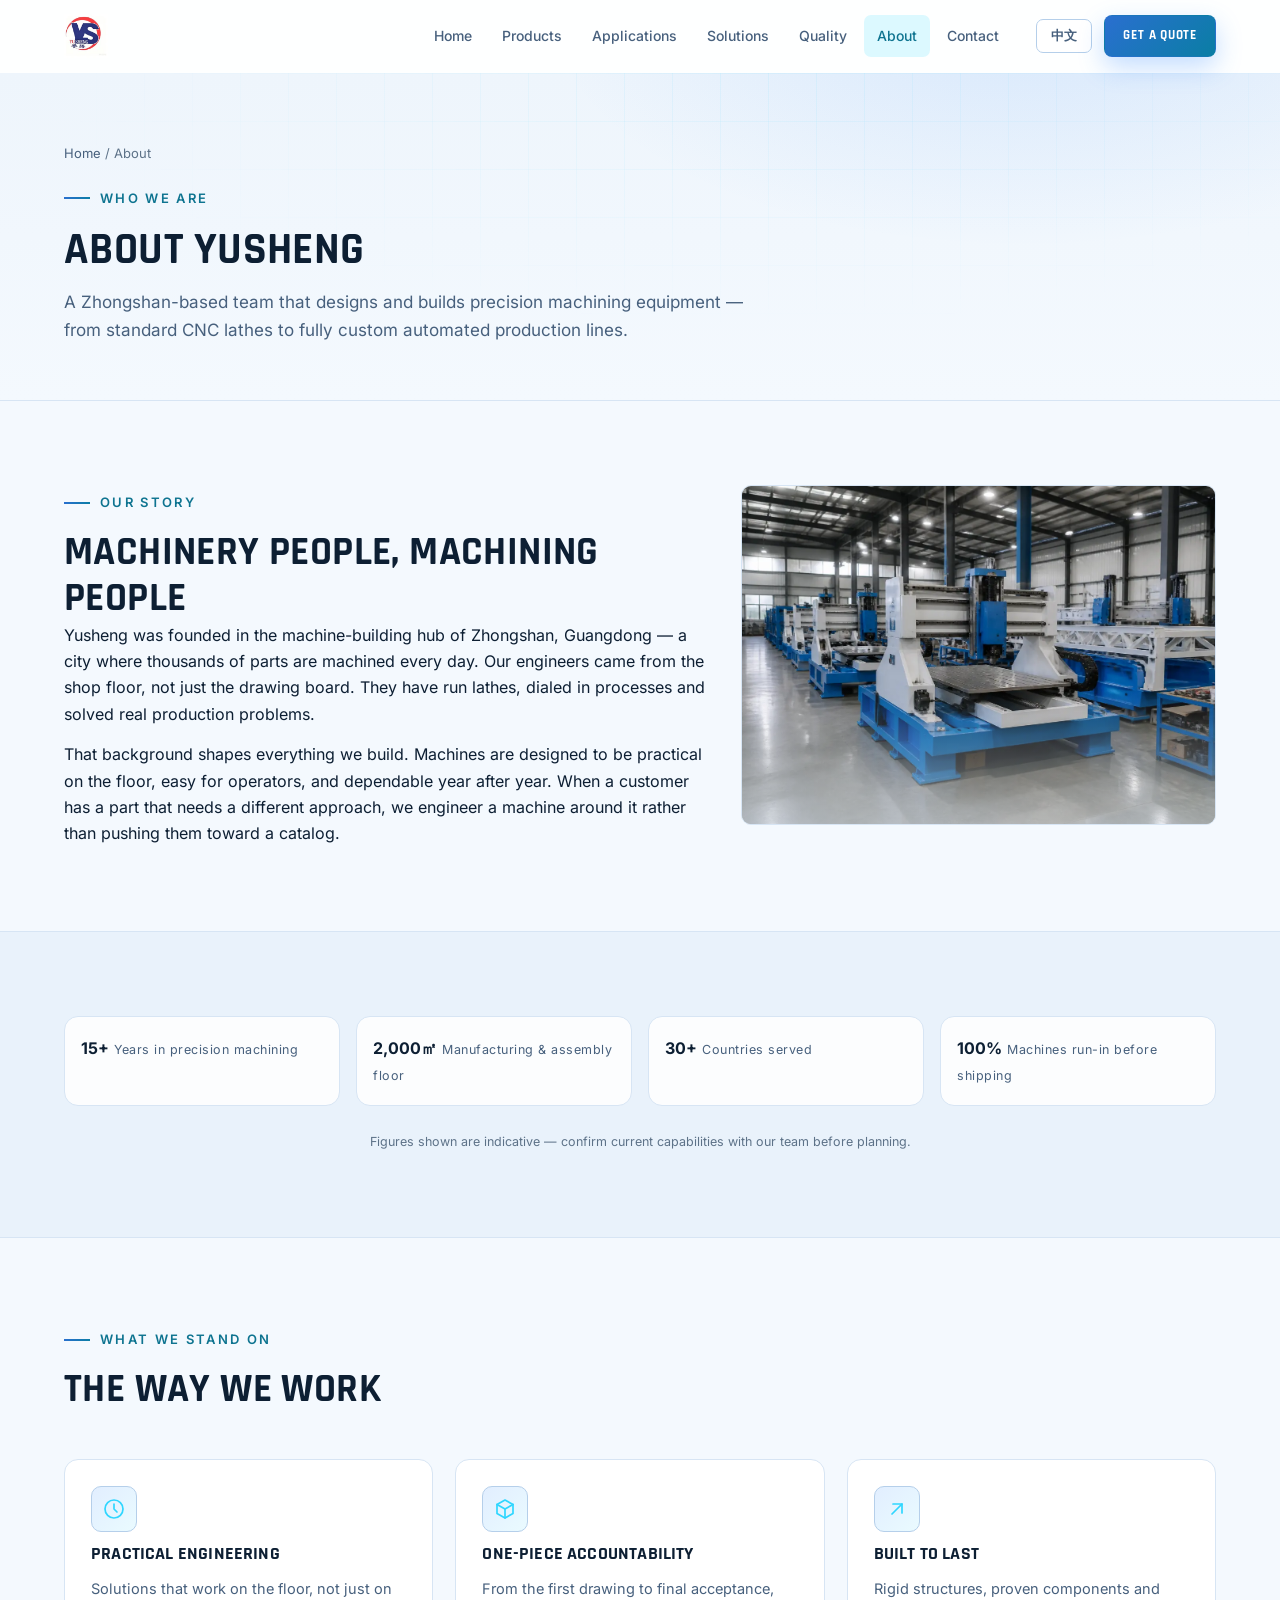
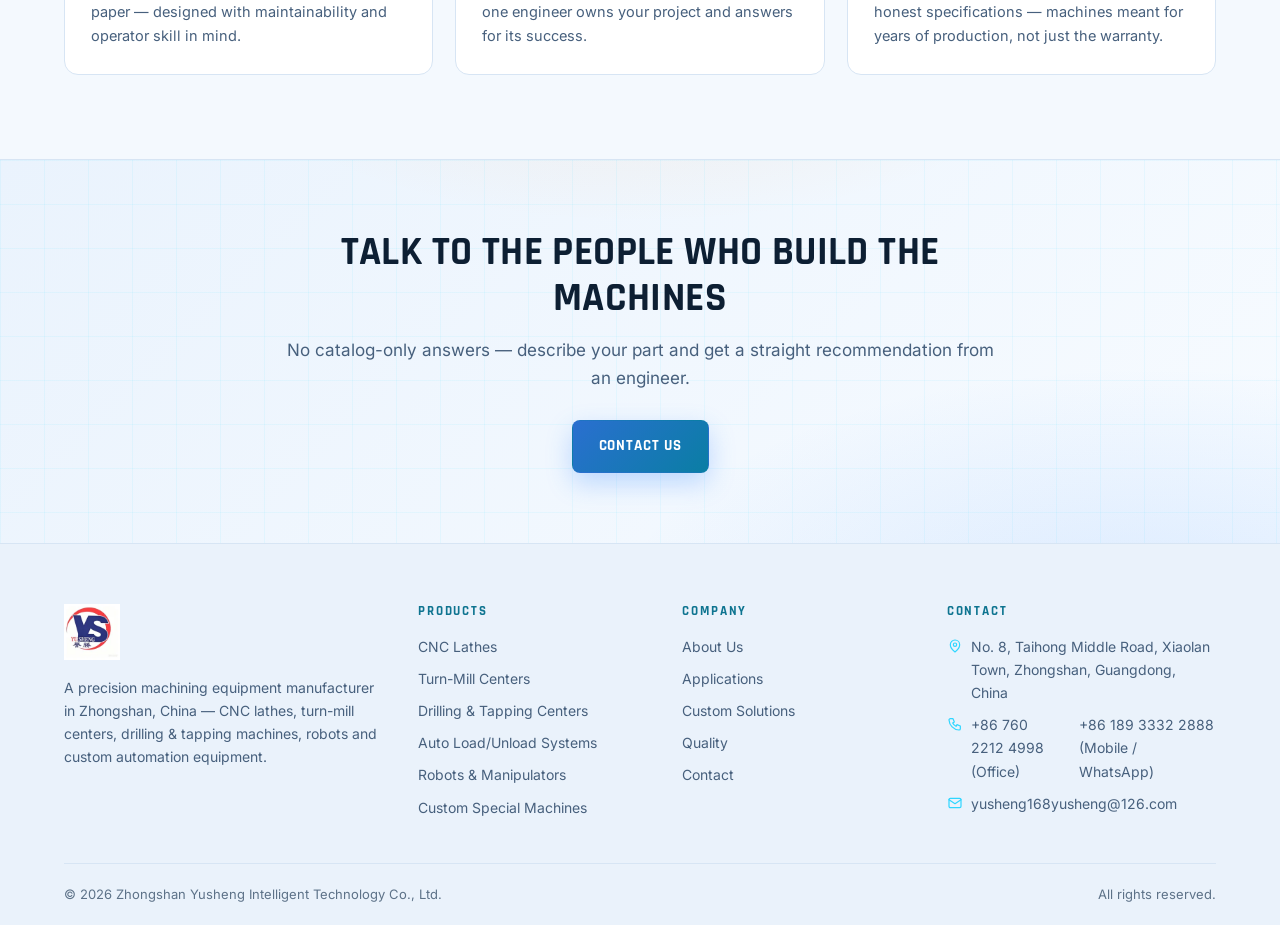
<file: about.html>
<!DOCTYPE html>
<html lang="en">
<head>
  <meta charset="UTF-8">
  <meta name="viewport" content="width=device-width, initial-scale=1.0">
  <title data-en="About Yusheng — Precision Machining Equipment Manufacturer in Zhongshan | Yusheng" data-zh="关于誉胜 — 中山精密加工装备制造商 | 誉胜智能">About Yusheng — Precision Machining Equipment Manufacturer in Zhongshan | Yusheng</title>
  <link rel="canonical" href="https://yusheng-intelligent.pages.dev/about.html">
  <meta name="description" content="Meet Yusheng Intelligent Technology — a Zhongshan-based manufacturer of CNC lathes, turn-mill centers, drilling & tapping machines, robots and custom automation equipment.">
  <meta property="og:title" content="About Yusheng Intelligent Technology">
  <meta property="og:type" content="website">
  <meta property="og:url" content="https://yusheng-intelligent.pages.dev/about.html">
  <link rel="icon" type="image/png" href="assets/img/logo-favicon.png">
  <link rel="stylesheet" href="assets/css/style.css">
  <script type="application/ld+json">
  {
    "@context": "https://schema.org",
    "@type": "Organization",
    "name": "Zhongshan Yusheng Intelligent Technology Co., Ltd.",
    "alternateName": "Yusheng Intelligent Technology",
    "url": "https://yusheng-intelligent.pages.dev/",
    "address": {
      "@type": "PostalAddress",
      "addressLocality": "Zhongshan",
      "addressRegion": "Guangdong",
      "addressCountry": "CN"
    },
    "contactPoint": {
      "@type": "ContactPoint",
      "telephone": "+86-760-22124998",
      "email": "yusheng168yusheng@126.com",
      "contactType": "sales",
      "availableLanguage": ["en", "zh"]
    }
  }
  </script>
</head>
<body>

  <!-- ============ HEADER ============ -->
  <header class="site-header">
    <div class="container header-inner">
      <a class="brand" href="index.html">
        <img class="brand-logo" src="assets/img/logo.webp" alt="YU SHENG · 誉胜">
      </a>

      <nav class="nav" aria-label="Main">
        <a href="index.html" data-en="Home" data-zh="首页">Home</a>
        <a href="products.html" data-en="Products" data-zh="产品中心">Products</a>
        <a href="applications.html" data-en="Applications" data-zh="应用领域">Applications</a>
        <a href="solutions.html" data-en="Solutions" data-zh="定制方案">Solutions</a>
        <a href="quality.html" data-en="Quality" data-zh="质量保障">Quality</a>
        <a href="about.html" class="active" data-en="About" data-zh="关于我们">About</a>
        <a href="contact.html" data-en="Contact" data-zh="联系我们">Contact</a>
      </nav>

      <div class="header-actions">
        <button id="langToggle" class="lang-toggle" aria-label="Switch language">中文</button>
        <a class="btn btn-accent btn-sm" href="#" data-open-modal data-en="Get a Quote" data-zh="获取报价">Get a Quote</a>
        <button class="nav-toggle" aria-label="Menu"><span></span><span></span><span></span></button>
      </div>
    </div>
  </header>

  <!-- ============ PAGE HERO ============ -->
  <section class="page-hero">
    <div class="container">
      <nav class="breadcrumb" aria-label="Breadcrumb">
        <a href="index.html" data-en="Home" data-zh="首页">Home</a> / <span data-en="About" data-zh="关于我们">About</span>
      </nav>
      <span class="eyebrow" data-en="Who we are" data-zh="我们是谁">Who we are</span>
      <h1 data-en="About Yusheng" data-zh="关于誉胜">About Yusheng</h1>
      <p class="lead" style="margin-top:12px" data-en="A Zhongshan-based team that designs and builds precision machining equipment — from standard CNC lathes to fully custom automated production lines."
         data-zh="中山团队，专注设计制造精密加工装备——从标准 CNC 车床到完全定制的自动化生产线。">A Zhongshan-based team that designs and builds precision machining equipment — from standard CNC lathes to fully custom automated production lines.</p>
    </div>
  </section>

  <!-- ============ STORY ============ -->
  <section class="section">
    <div class="container">
      <div class="detail-layout">
        <div data-reveal>
          <span class="eyebrow" data-en="Our story" data-zh="我们的故事">Our story</span>
          <h2 data-en="Machinery People, Machining People" data-zh="做机器的人，更懂加工的人">Machinery People, Machining People</h2>
          <p data-en="Yusheng was founded in the machine-building hub of Zhongshan, Guangdong — a city where thousands of parts are machined every day. Our engineers came from the shop floor, not just the drawing board. They have run lathes, dialed in processes and solved real production problems."
             data-zh="誉胜成立于广东省中山市——这座机器制造之城每天加工着成千上万的零件。我们的工程师来自车间一线，而不仅仅是图纸前。他们亲手开过车床、调过工艺、解决过真实的生产难题。">
            Yusheng was founded in the machine-building hub of Zhongshan, Guangdong — a city where thousands of parts are machined every day. Our engineers came from the shop floor, not just the drawing board. They have run lathes, dialed in processes and solved real production problems.</p>
          <p style="margin-top:14px" data-en="That background shapes everything we build. Machines are designed to be practical on the floor, easy for operators, and dependable year after year. When a customer has a part that needs a different approach, we engineer a machine around it rather than pushing them toward a catalog."
             data-zh="这种背景塑造了我们制造的每一台设备。机器以车间实用为先，操作员上手容易，年复一年稳定可靠。当客户有零件需要不同的工艺方案时，我们会围绕它设计设备，而不是硬推目录里的机型。">
            That background shapes everything we build. Machines are designed to be practical on the floor, easy for operators, and dependable year after year. When a customer has a part that needs a different approach, we engineer a machine around it rather than pushing them toward a catalog.</p>
        </div>
        <div class="card-img lg" data-reveal><img src="assets/img/AB01-factory.webp" alt="Assembly hall at the Yusheng factory with machines lined up in rows" loading="lazy" decoding="async"></div>
      </div>
    </div>
  </section>

  <!-- ============ METRICS ============ -->
  <section class="section alt">
    <div class="container">
      <div class="metric-row" data-reveal>
        <div class="metric">
          <strong data-en="15+" data-zh="15+">15+</strong>
          <span data-en="Years in precision machining" data-zh="年精密加工行业经验">Years in precision machining</span>
        </div>
        <div class="metric">
          <strong data-en="2,000㎡" data-zh="2,000㎡">2,000㎡</strong>
          <span data-en="Manufacturing & assembly floor" data-zh="制造与装配车间">Manufacturing &amp; assembly floor</span>
        </div>
        <div class="metric">
          <strong data-en="30+" data-zh="30+">30+</strong>
          <span data-en="Countries served" data-zh="个出口国家与地区">Countries served</span>
        </div>
        <div class="metric">
          <strong data-en="100%" data-zh="100%">100%</strong>
          <span data-en="Machines run-in before shipping" data-zh="出厂前试运行验收">Machines run-in before shipping</span>
        </div>
      </div>
      <p class="muted-note" style="text-align:center;margin-top:26px" data-en="Figures shown are indicative — confirm current capabilities with our team before planning."
         data-zh="以上数据为示意值，规划前请与我们的团队确认当前产能。">Figures shown are indicative — confirm current capabilities with our team before planning.</p>
    </div>
  </section>

  <!-- ============ VALUES ============ -->
  <section class="section">
    <div class="container">
      <div class="sec-head">
        <span class="eyebrow" data-en="What we stand on" data-zh="我们的立足点">What we stand on</span>
        <h2 data-en="The Way We Work" data-zh="我们的工作方式">The Way We Work</h2>
      </div>
      <div class="grid grid-3">
        <div class="card" data-reveal>
          <span class="ic"><svg viewBox="0 0 24 24" fill="none" stroke="#2fd6ff" stroke-width="1.7" stroke-linecap="round" stroke-linejoin="round"><circle cx="12" cy="12" r="9"/><path d="M12 7v5l3 3"/></svg></span>
          <h3 data-en="Practical Engineering" data-zh="务实工程">Practical Engineering</h3>
          <p data-en="Solutions that work on the floor, not just on paper — designed with maintainability and operator skill in mind."
             data-zh="在车间真实有效、而非停留在纸面的方案——设计时兼顾可维护性与操作员技能水平。">Solutions that work on the floor, not just on paper — designed with maintainability and operator skill in mind.</p>
        </div>
        <div class="card" data-reveal>
          <span class="ic"><svg viewBox="0 0 24 24" fill="none" stroke="#2fd6ff" stroke-width="1.7" stroke-linecap="round" stroke-linejoin="round"><path d="M12 3l8 4.5v9L12 21l-8-4.5v-9z"/><path d="M12 12l8-4.5M12 12v9"/><path d="M12 12L4 7.5"/></svg></span>
          <h3 data-en="One-Piece Accountability" data-zh="全程负责">One-Piece Accountability</h3>
          <p data-en="From the first drawing to final acceptance, one engineer owns your project and answers for its success."
             data-zh="从第一张图纸到最终验收，一位工程师全程负责您的项目并为其成功负责。">From the first drawing to final acceptance, one engineer owns your project and answers for its success.</p>
        </div>
        <div class="card" data-reveal>
          <span class="ic"><svg viewBox="0 0 24 24" fill="none" stroke="#2fd6ff" stroke-width="1.7" stroke-linecap="round" stroke-linejoin="round"><path d="M7 17L17 7"/><path d="M8 7h9v9"/></svg></span>
          <h3 data-en="Built to Last" data-zh="经久耐用">Built to Last</h3>
          <p data-en="Rigid structures, proven components and honest specifications — machines meant for years of production, not just the warranty."
             data-zh="高刚性结构、成熟部件与诚实规格——为多年生产而造，而非仅为质保期。">Rigid structures, proven components and honest specifications — machines meant for years of production, not just the warranty.</p>
        </div>
      </div>
    </div>
  </section>

  <!-- ============ CTA BAND ============ -->
  <section class="cta-band">
    <div class="container cta-inner" data-reveal>
      <h2 data-en="Talk to the people who build the machines" data-zh="与制造机器的人直接对话">Talk to the people who build the machines</h2>
      <p class="lead" data-en="No catalog-only answers — describe your part and get a straight recommendation from an engineer."
         data-zh="没有照本宣科的答案——描述您的零件，工程师会给出直接的建议。">No catalog-only answers — describe your part and get a straight recommendation from an engineer.</p>
      <div class="hero-cta">
        <a class="btn btn-accent" href="contact.html" data-en="Contact Us" data-zh="联系我们">Contact Us</a>
      </div>
    </div>
  </section>

  <!-- ============ FOOTER ============ -->
  <footer class="site-footer">
    <div class="container">
      <div class="footer-grid">
        <div class="footer-brand">
          <a class="brand" href="index.html">
            <img class="brand-logo" src="assets/img/logo.webp" alt="YU SHENG · 誉胜">
          </a>
          <p data-en="A precision machining equipment manufacturer in Zhongshan, China — CNC lathes, turn-mill centers, drilling &amp; tapping machines, robots and custom automation equipment."
             data-zh="位于中国中山的精密加工装备制造商——CNC 数控车床、车铣复合机、钻攻中心、机械手及定制自动化设备。">A precision machining equipment manufacturer in Zhongshan, China — CNC lathes, turn-mill centers, drilling &amp; tapping machines, robots and custom automation equipment.</p>
        </div>

        <div class="footer-col">
          <h2 class="footer-title" data-en="Products" data-zh="产品中心">Products</h2>
          <ul>
            <li><a href="product-cnc.html" data-en="CNC Lathes" data-zh="CNC 数控车床">CNC Lathes</a></li>
            <li><a href="product-turnmill.html" data-en="Turn-Mill Centers" data-zh="车铣复合机">Turn-Mill Centers</a></li>
            <li><a href="product-drilling.html" data-en="Drilling &amp; Tapping Centers" data-zh="高速钻攻中心">Drilling &amp; Tapping Centers</a></li>
            <li><a href="product-auto.html" data-en="Auto Load/Unload Systems" data-zh="自动化上下料装置">Auto Load/Unload Systems</a></li>
            <li><a href="product-robot.html" data-en="Robots &amp; Manipulators" data-zh="机械手">Robots &amp; Manipulators</a></li>
            <li><a href="product-custom.html" data-en="Custom Special Machines" data-zh="定制专用设备">Custom Special Machines</a></li>
          </ul>
        </div>

        <div class="footer-col">
          <h2 class="footer-title" data-en="Company" data-zh="公司">Company</h2>
          <ul>
            <li><a href="about.html" data-en="About Us" data-zh="关于我们">About Us</a></li>
            <li><a href="applications.html" data-en="Applications" data-zh="应用领域">Applications</a></li>
            <li><a href="solutions.html" data-en="Custom Solutions" data-zh="定制方案">Custom Solutions</a></li>
            <li><a href="quality.html" data-en="Quality" data-zh="质量保障">Quality</a></li>
            <li><a href="contact.html" data-en="Contact" data-zh="联系我们">Contact</a></li>
          </ul>
        </div>

        <div class="footer-col">
          <h2 class="footer-title" data-en="Contact" data-zh="联系方式">Contact</h2>
          <ul>
            <li><svg viewBox="0 0 24 24" fill="none" stroke="#2fd6ff" stroke-width="1.8" stroke-linecap="round" stroke-linejoin="round"><path d="M12 21s-7-5.6-7-11a7 7 0 0 1 14 0c0 5.4-7 11-7 11z"/><circle cx="12" cy="10" r="2.5"/></svg><span data-en="No. 8, Taihong Middle Road, Xiaolan Town, Zhongshan, Guangdong, China" data-zh="中国广东省中山市小榄镇泰弘中路8号">No. 8, Taihong Middle Road, Xiaolan Town, Zhongshan, Guangdong, China</span></li>
            <li><svg viewBox="0 0 24 24" fill="none" stroke="#2fd6ff" stroke-width="1.8" stroke-linecap="round" stroke-linejoin="round"><path d="M5 4h4l2 5-2.5 1.5a12 12 0 0 0 5 5L15 13l5 2v4a2 2 0 0 1-2 2A16 16 0 0 1 3 6a2 2 0 0 1 2-2z"/></svg><span data-en="+86 760 2212 4998 (Office)" data-zh="+86 760 2212 4998（办公室）">+86 760 2212 4998 (Office)</span><br><span data-en="+86 189 3332 2888 (Mobile / WhatsApp)" data-zh="+86 189 3332 2888（手机 / 微信 / WhatsApp）">+86 189 3332 2888 (Mobile / WhatsApp)</span></li>
            <li><svg viewBox="0 0 24 24" fill="none" stroke="#2fd6ff" stroke-width="1.8" stroke-linecap="round" stroke-linejoin="round"><rect x="3" y="5" width="18" height="14" rx="2"/><path d="M3 7l9 6 9-6"/></svg><span>yusheng168yusheng@126.com</span></li>
          </ul>
        </div>
      </div>

      <div class="footer-bottom">
        <span>© <span id="year">2026</span> <span data-en="Zhongshan Yusheng Intelligent Technology Co., Ltd." data-zh="中山市誉胜智能科技有限公司">Zhongshan Yusheng Intelligent Technology Co., Ltd.</span></span>
        <span data-en="All rights reserved." data-zh="版权所有。">All rights reserved.</span>
      </div>
    </div>
  </footer>

  <!-- ============ INQUIRY MODAL ============ -->
  <div class="modal-overlay" id="inquiryModal">
    <div class="modal">
      <button class="close-btn" id="modalClose" aria-label="Close">×</button>
      <h3 data-en="Request a Quote" data-zh="获取报价">Request a Quote</h3>
      <p data-en="Tell us what you machine — our engineers will reply within 24 hours with a recommendation and quotation."
         data-zh="告诉我们您的加工需求，我们的工程师将在 24 小时内回复并提供建议与报价。">Tell us what you machine — our engineers will reply within 24 hours with a recommendation and quotation.</p>
      <form data-ajax novalidate>
        <div class="form-group">
          <label data-en="Product of Interest" data-zh="感兴趣的产品">Product of Interest</label>
          <select name="product" id="inquiryProduct">
            <option value="cnc" data-en="CNC Lathe" data-zh="CNC 数控车床">CNC Lathe</option>
            <option value="turnmill" data-en="Turn-Mill Center" data-zh="车铣复合机">Turn-Mill Center</option>
            <option value="drilling" data-en="Drilling &amp; Tapping Center" data-zh="高速钻攻中心">Drilling &amp; Tapping Center</option>
            <option value="auto" data-en="Auto Load/Unload System" data-zh="自动化上下料装置">Auto Load/Unload System</option>
            <option value="robot" data-en="Robot / Manipulator" data-zh="机械手">Robot / Manipulator</option>
            <option value="custom" data-en="Custom Special Machine" data-zh="定制专用设备">Custom Special Machine</option>
          </select>
        </div>
        <div class="form-group">
          <label data-en="Your Name" data-zh="您的姓名">Your Name</label>
          <input name="name" type="text" data-en-ph="Full name" data-zh-ph="您的姓名" placeholder="Full name">
        </div>
        <div class="form-group">
          <label data-en="Email" data-zh="邮箱">Email</label>
          <input name="email" type="email" data-en-ph="you@company.com" data-zh-ph="you@company.com" placeholder="you@company.com">
        </div>
        <div class="form-group">
          <label data-en="Company (optional)" data-zh="公司名称（选填）">Company (optional)</label>
          <input name="company" type="text" data-en-ph="Your company" data-zh-ph="您的公司" placeholder="Your company">
        </div>
        <div class="form-group">
          <label data-en="Phone / WhatsApp (optional)" data-zh="电话 / WhatsApp（选填）">Phone / WhatsApp (optional)</label>
          <input name="phone" type="tel" data-en-ph="+86 ..." data-zh-ph="+86 ..." placeholder="+86 ...">
        </div>
        <div class="form-group">
          <label data-en="Your Message" data-zh="您的需求">Your Message</label>
          <textarea name="message" data-en-ph="Part description, quantity, target delivery…" data-zh-ph="零件描述、数量、目标交付……" placeholder="Part description, quantity, target delivery…"></textarea>
        </div>
        <button type="submit" class="btn btn-accent" style="width:100%;justify-content:center" data-en="Send Inquiry" data-zh="提交询盘">Send Inquiry</button>
        <div class="form-note" data-en="Your information is kept confidential." data-zh="您的信息将被严格保密。">Your information is kept confidential.</div>
      </form>
    </div>
  </div>

  <script src="assets/js/main.js"></script>
</body>
</html>
</file>
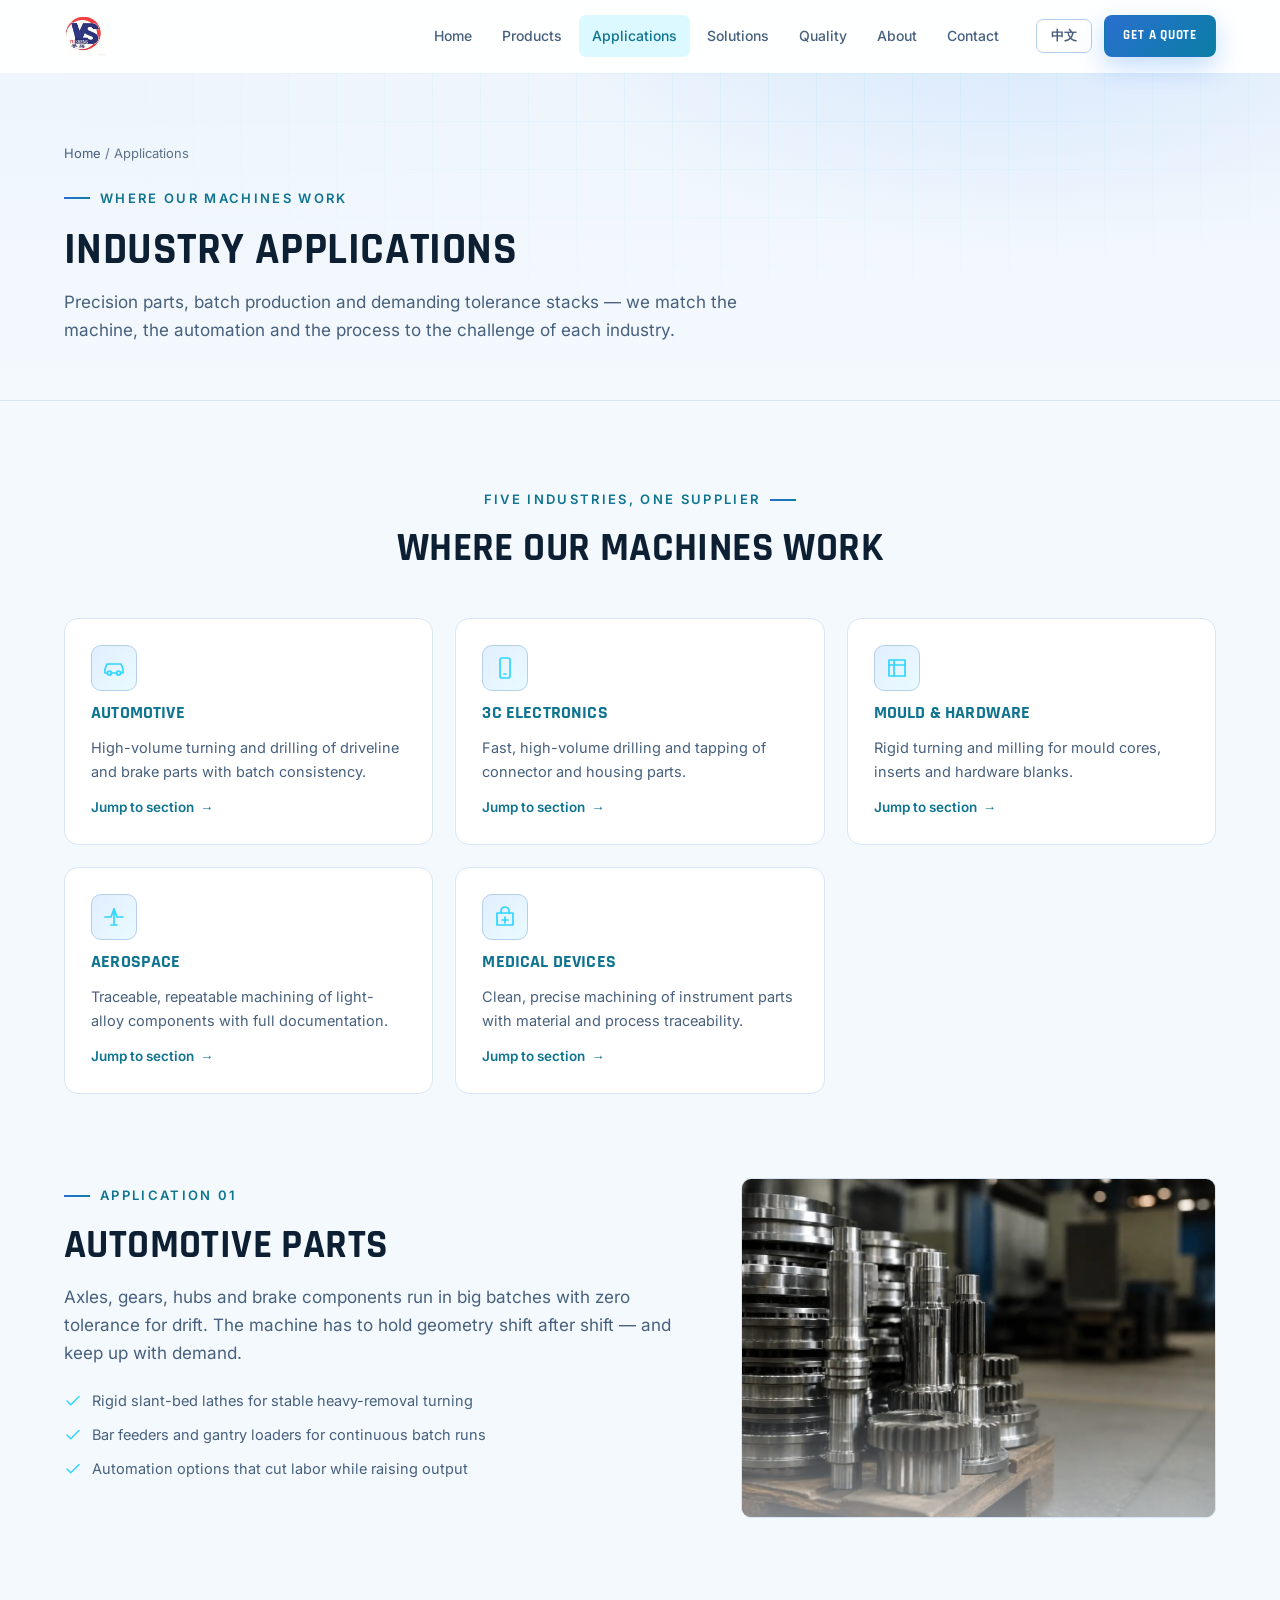
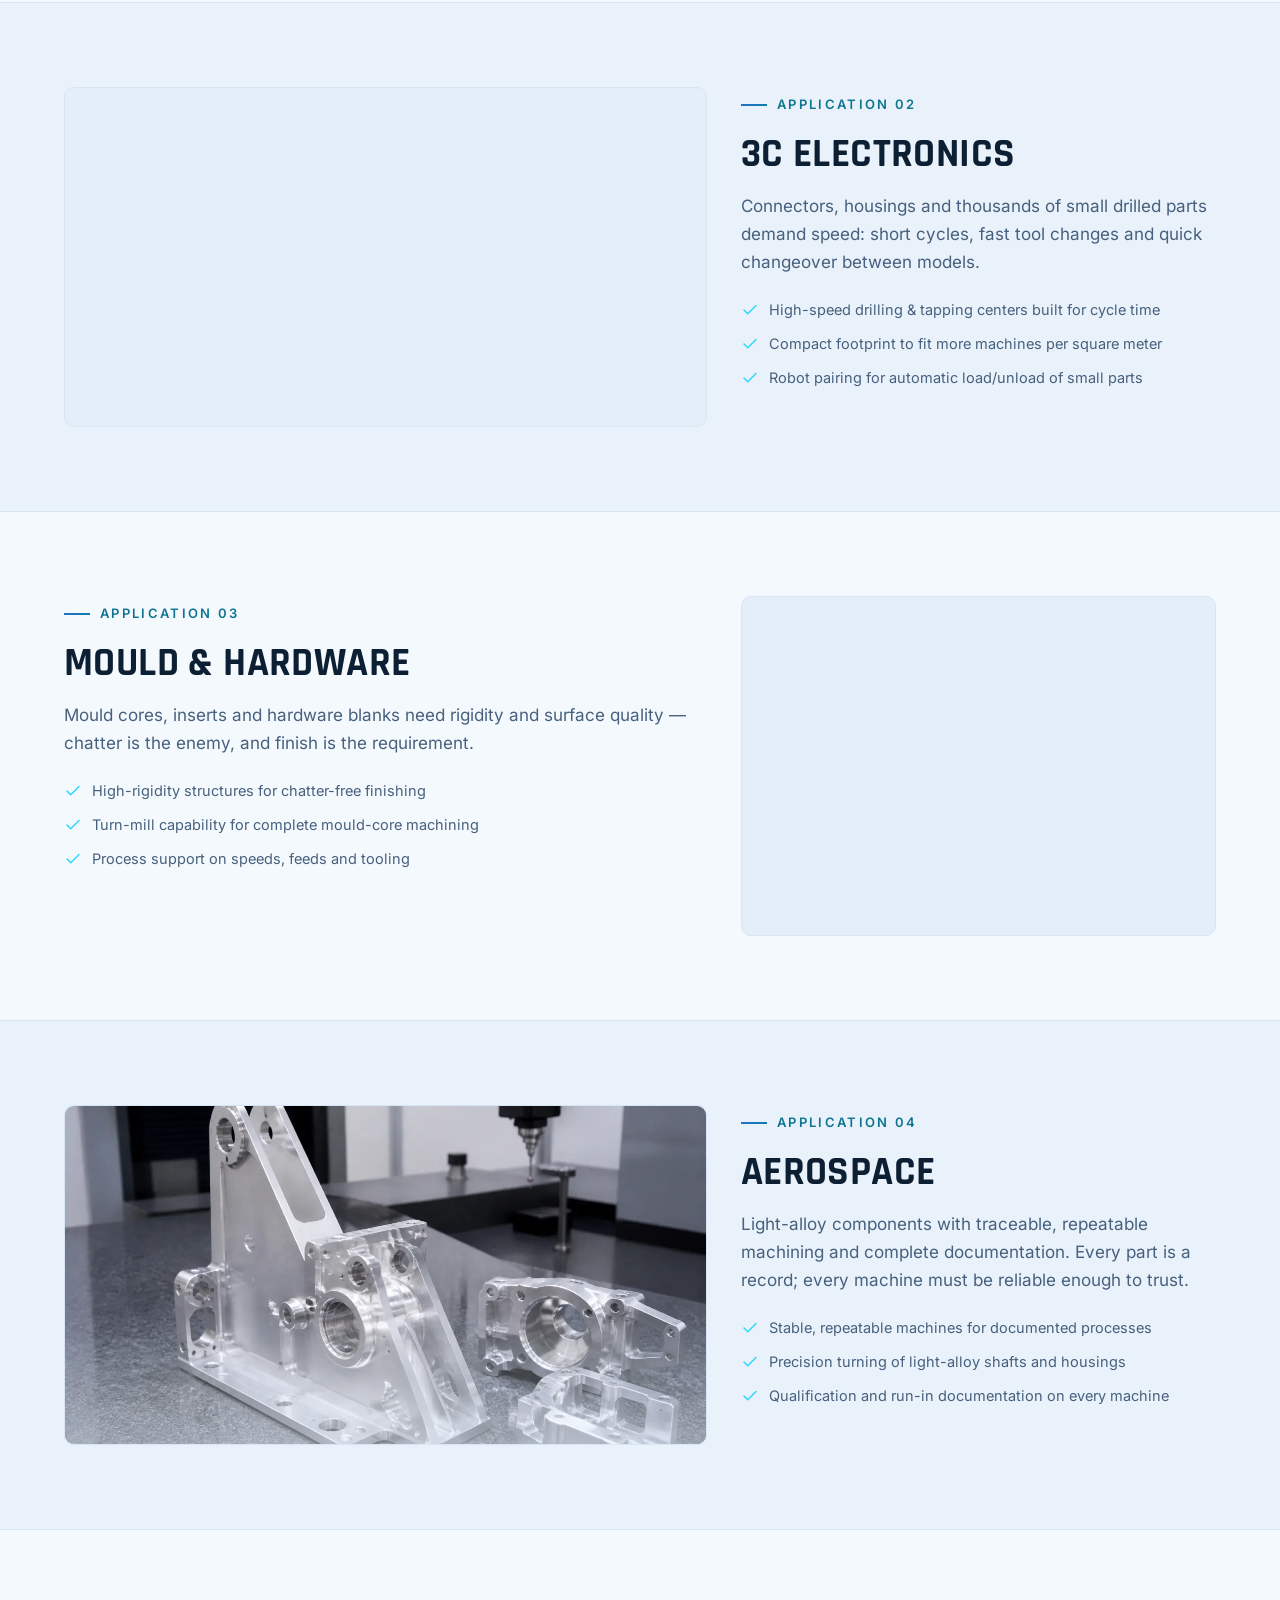
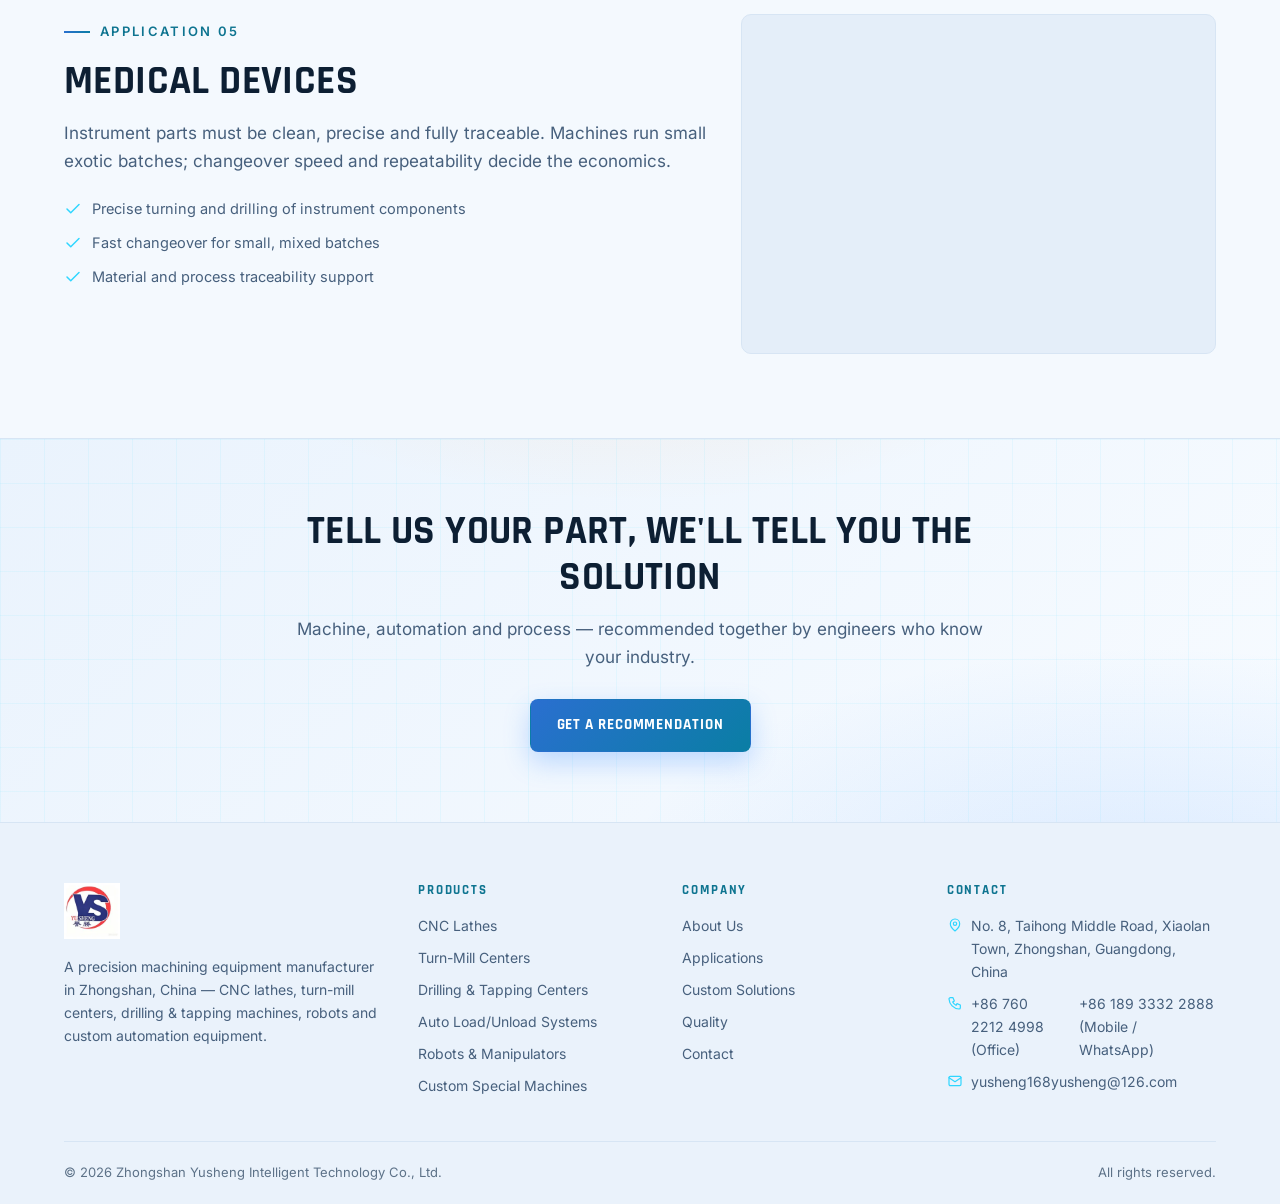
<file: applications.html>
<!DOCTYPE html>
<html lang="en">
<head>
  <meta charset="UTF-8">
  <meta name="viewport" content="width=device-width, initial-scale=1.0">
  <title data-en="Applications — Machining Solutions for Automotive, 3C, Mould, Aerospace & Medical | Yusheng" data-zh="应用领域 — 汽车、3C、模具、航空、医疗加工方案 | 誉胜智能">Applications — Machining Solutions for Automotive, 3C, Mould, Aerospace &amp; Medical | Yusheng</title>
  <link rel="canonical" href="https://yusheng-intelligent.pages.dev/applications.html">
  <meta name="description" content="Yusheng machining solutions across automotive parts, 3C electronics, mould & hardware, aerospace and medical devices — with the machines, automation and processes to match.">
  <meta property="og:title" content="Yusheng Applications — Industry Machining Solutions">
  <meta property="og:type" content="website">
  <meta property="og:url" content="https://yusheng-intelligent.pages.dev/applications.html">
  <link rel="icon" type="image/png" href="assets/img/logo-favicon.png">
  <link rel="stylesheet" href="assets/css/style.css">
  <script type="application/ld+json">
  {
    "@context": "https://schema.org",
    "@type": "ItemList",
    "name": "Yusheng Industry Applications",
    "url": "https://yusheng-intelligent.pages.dev/applications.html",
    "itemListElement": [
      { "@type": "ListItem", "position": 1, "name": "Automotive Parts Machining" },
      { "@type": "ListItem", "position": 2, "name": "3C Electronics Machining" },
      { "@type": "ListItem", "position": 3, "name": "Mould & Hardware Machining" },
      { "@type": "ListItem", "position": 4, "name": "Aerospace Components Machining" },
      { "@type": "ListItem", "position": 5, "name": "Medical Device Machining" }
    ]
  }
  </script>
</head>
<body>

  <!-- ============ HEADER ============ -->
  <header class="site-header">
    <div class="container header-inner">
      <a class="brand" href="index.html">
        <img class="brand-logo" src="assets/img/logo.webp" alt="YU SHENG · 誉胜">
      </a>

      <nav class="nav" aria-label="Main">
        <a href="index.html" data-en="Home" data-zh="首页">Home</a>
        <a href="products.html" data-en="Products" data-zh="产品中心">Products</a>
        <a href="applications.html" class="active" data-en="Applications" data-zh="应用领域">Applications</a>
        <a href="solutions.html" data-en="Solutions" data-zh="定制方案">Solutions</a>
        <a href="quality.html" data-en="Quality" data-zh="质量保障">Quality</a>
        <a href="about.html" data-en="About" data-zh="关于我们">About</a>
        <a href="contact.html" data-en="Contact" data-zh="联系我们">Contact</a>
      </nav>

      <div class="header-actions">
        <button id="langToggle" class="lang-toggle" aria-label="Switch language">中文</button>
        <a class="btn btn-accent btn-sm" href="#" data-open-modal data-en="Get a Quote" data-zh="获取报价">Get a Quote</a>
        <button class="nav-toggle" aria-label="Menu"><span></span><span></span><span></span></button>
      </div>
    </div>
  </header>

  <!-- ============ PAGE HERO ============ -->
  <section class="page-hero">
    <div class="container">
      <nav class="breadcrumb" aria-label="Breadcrumb">
        <a href="index.html" data-en="Home" data-zh="首页">Home</a> / <span data-en="Applications" data-zh="应用领域">Applications</span>
      </nav>
      <span class="eyebrow" data-en="Where our machines work" data-zh="我们的机床在哪里工作">Where our machines work</span>
      <h1 data-en="Industry Applications" data-zh="应用领域">Industry Applications</h1>
      <p class="lead" style="margin-top:12px" data-en="Precision parts, batch production and demanding tolerance stacks — we match the machine, the automation and the process to the challenge of each industry."
         data-zh="精密零件、批量生产与严苛公差——我们为每个行业的挑战匹配合适的设备、自动化与工艺。">Precision parts, batch production and demanding tolerance stacks — we match the machine, the automation and the process to the challenge of each industry.</p>
    </div>
  </section>

  <!-- ============ INDUSTRY NAV ============ -->
  <section class="section" style="padding-bottom:0">
    <div class="container">
      <div class="sec-head center" data-reveal>
        <span class="eyebrow" data-en="Five industries, one supplier" data-zh="五个行业，一家供应商">Five industries, one supplier</span>
        <h2 data-en="Where Our Machines Work" data-zh="我们的设备在哪里工作">Where Our Machines Work</h2>
      </div>
      <div class="grid grid-3">
        <a class="card" href="#automotive" data-reveal>
          <span class="ic"><svg viewBox="0 0 24 24" fill="none" stroke="#2fd6ff" stroke-width="1.7" stroke-linecap="round" stroke-linejoin="round"><path d="M5 17h-2v-4l2-5h14l2 5v4h-2"/><circle cx="7.5" cy="17" r="2"/><circle cx="16.5" cy="17" r="2"/><path d="M9 17h6"/></svg></span>
          <h3 data-en="Automotive" data-zh="汽车行业">Automotive</h3>
          <p data-en="High-volume turning and drilling of driveline and brake parts with batch consistency."
             data-zh="传动与制动零件的大批量车削钻削，批量一致性稳定。">High-volume turning and drilling of driveline and brake parts with batch consistency.</p>
          <span class="more" data-en="Jump to section" data-zh="跳转查看">Jump to section</span>
        </a>
        <a class="card" href="#electronics" data-reveal>
          <span class="ic"><svg viewBox="0 0 24 24" fill="none" stroke="#2fd6ff" stroke-width="1.7" stroke-linecap="round" stroke-linejoin="round"><rect x="7" y="2" width="10" height="20" rx="2"/><path d="M11 18h2"/></svg></span>
          <h3 data-en="3C Electronics" data-zh="3C 电子">3C Electronics</h3>
          <p data-en="Fast, high-volume drilling and tapping of connector and housing parts."
             data-zh="连接器与外壳零件的高速大批量钻削攻丝。">Fast, high-volume drilling and tapping of connector and housing parts.</p>
          <span class="more" data-en="Jump to section" data-zh="跳转查看">Jump to section</span>
        </a>
        <a class="card" href="#mould" data-reveal>
          <span class="ic"><svg viewBox="0 0 24 24" fill="none" stroke="#2fd6ff" stroke-width="1.7" stroke-linecap="round" stroke-linejoin="round"><path d="M4 4h16v16H4z"/><path d="M4 9h16M9 4v16"/></svg></span>
          <h3 data-en="Mould & Hardware" data-zh="模具五金">Mould &amp; Hardware</h3>
          <p data-en="Rigid turning and milling for mould cores, inserts and hardware blanks."
             data-zh="模具型芯、镶件与五金毛坯的刚性车削与铣削。">Rigid turning and milling for mould cores, inserts and hardware blanks.</p>
          <span class="more" data-en="Jump to section" data-zh="跳转查看">Jump to section</span>
        </a>
        <a class="card" href="#aerospace" data-reveal>
          <span class="ic"><svg viewBox="0 0 24 24" fill="none" stroke="#2fd6ff" stroke-width="1.7" stroke-linecap="round" stroke-linejoin="round"><path d="M3 12h6l3-8 3 8h6"/><path d="M12 4v16M9 20h6"/></svg></span>
          <h3 data-en="Aerospace" data-zh="航空航天">Aerospace</h3>
          <p data-en="Traceable, repeatable machining of light-alloy components with full documentation."
             data-zh="轻合金零件的可追溯、可重复加工，文档齐全。">Traceable, repeatable machining of light-alloy components with full documentation.</p>
          <span class="more" data-en="Jump to section" data-zh="跳转查看">Jump to section</span>
        </a>
        <a class="card" href="#medical" data-reveal>
          <span class="ic"><svg viewBox="0 0 24 24" fill="none" stroke="#2fd6ff" stroke-width="1.7" stroke-linecap="round" stroke-linejoin="round"><path d="M4 8h16v12H4z"/><path d="M8 8V6a4 4 0 0 1 8 0v2"/><path d="M12 12v6M9 15h6"/></svg></span>
          <h3 data-en="Medical Devices" data-zh="医疗器械">Medical Devices</h3>
          <p data-en="Clean, precise machining of instrument parts with material and process traceability."
             data-zh="器械零件的洁净精密加工，材料与工艺可追溯。">Clean, precise machining of instrument parts with material and process traceability.</p>
          <span class="more" data-en="Jump to section" data-zh="跳转查看">Jump to section</span>
        </a>
      </div>
    </div>
  </section>

  <!-- ============ AUTOMOTIVE ============ -->
  <section class="section" id="automotive">
    <div class="container">
      <div class="detail-layout">
        <div data-reveal>
          <span class="eyebrow" data-en="Application 01" data-zh="应用 01">Application 01</span>
          <h2 data-en="Automotive Parts" data-zh="汽车零部件">Automotive Parts</h2>
          <p class="lead" style="margin-top:14px" data-en="Axles, gears, hubs and brake components run in big batches with zero tolerance for drift. The machine has to hold geometry shift after shift — and keep up with demand."
             data-zh="车轴、齿轮、轮毂与制动部件大批量生产，绝不允许尺寸漂移。设备必须逐班保持几何精度，并跟上产量需求。">Axles, gears, hubs and brake components run in big batches with zero tolerance for drift. The machine has to hold geometry shift after shift — and keep up with demand.</p>
          <ul class="check-list" style="margin-top:22px">
            <li><svg viewBox="0 0 24 24" fill="none" stroke="#2fd6ff" stroke-width="2" stroke-linecap="round" stroke-linejoin="round"><path d="M20 6L9 17l-5-5"/></svg><span data-en="Rigid slant-bed lathes for stable heavy-removal turning" data-zh="高刚性斜床身车床，重切削时尺寸稳定">Rigid slant-bed lathes for stable heavy-removal turning</span></li>
            <li><svg viewBox="0 0 24 24" fill="none" stroke="#2fd6ff" stroke-width="2" stroke-linecap="round" stroke-linejoin="round"><path d="M20 6L9 17l-5-5"/></svg><span data-en="Bar feeders and gantry loaders for continuous batch runs" data-zh="棒料送料器与桁架机械手，批次连续运行">Bar feeders and gantry loaders for continuous batch runs</span></li>
            <li><svg viewBox="0 0 24 24" fill="none" stroke="#2fd6ff" stroke-width="2" stroke-linecap="round" stroke-linejoin="round"><path d="M20 6L9 17l-5-5"/></svg><span data-en="Automation options that cut labor while raising output" data-zh="自动化配置降低用工并提升产量">Automation options that cut labor while raising output</span></li>
          </ul>
        </div>
        <div class="card-img lg" data-reveal><img src="assets/img/A01-automotive.webp" alt="Machined steel shafts, gears and bearing rings for automotive drivetrain parts" loading="lazy" decoding="async"></div>
      </div>
    </div>
  </section>

  <!-- ============ ELECTRONICS ============ -->
  <section class="section alt" id="electronics">
    <div class="container">
      <div class="detail-layout">
        <div class="card-img lg" data-reveal><img src="assets/img/A02-electronics.webp" alt="CNC-machined aluminium enclosures and housings for electronic devices" loading="lazy" decoding="async"></div>
        <div data-reveal>
          <span class="eyebrow" data-en="Application 02" data-zh="应用 02">Application 02</span>
          <h2 data-en="3C Electronics" data-zh="3C 电子">3C Electronics</h2>
          <p class="lead" style="margin-top:14px" data-en="Connectors, housings and thousands of small drilled parts demand speed: short cycles, fast tool changes and quick changeover between models."
             data-zh="连接器、外壳与成千上万的小钻孔零件要求速度：节拍短、换刀快、换型快。">Connectors, housings and thousands of small drilled parts demand speed: short cycles, fast tool changes and quick changeover between models.</p>
          <ul class="check-list" style="margin-top:22px">
            <li><svg viewBox="0 0 24 24" fill="none" stroke="#2fd6ff" stroke-width="2" stroke-linecap="round" stroke-linejoin="round"><path d="M20 6L9 17l-5-5"/></svg><span data-en="High-speed drilling &amp; tapping centers built for cycle time" data-zh="为节拍而生的高速钻攻中心">High-speed drilling &amp; tapping centers built for cycle time</span></li>
            <li><svg viewBox="0 0 24 24" fill="none" stroke="#2fd6ff" stroke-width="2" stroke-linecap="round" stroke-linejoin="round"><path d="M20 6L9 17l-5-5"/></svg><span data-en="Compact footprint to fit more machines per square meter" data-zh="紧凑占地，每平方米更多产出">Compact footprint to fit more machines per square meter</span></li>
            <li><svg viewBox="0 0 24 24" fill="none" stroke="#2fd6ff" stroke-width="2" stroke-linecap="round" stroke-linejoin="round"><path d="M20 6L9 17l-5-5"/></svg><span data-en="Robot pairing for automatic load/unload of small parts" data-zh="配机械手自动上下料小零件">Robot pairing for automatic load/unload of small parts</span></li>
          </ul>
        </div>
      </div>
    </div>
  </section>

  <!-- ============ MOULD ============ -->
  <section class="section" id="mould">
    <div class="container">
      <div class="detail-layout">
        <div data-reveal>
          <span class="eyebrow" data-en="Application 03" data-zh="应用 03">Application 03</span>
          <h2 data-en="Mould & Hardware" data-zh="模具五金">Mould &amp; Hardware</h2>
          <p class="lead" style="margin-top:14px" data-en="Mould cores, inserts and hardware blanks need rigidity and surface quality — chatter is the enemy, and finish is the requirement."
             data-zh="模具型芯、镶件与五金毛坯需要刚性与表面质量——振纹是天敌，光洁度是要求。">Mould cores, inserts and hardware blanks need rigidity and surface quality — chatter is the enemy, and finish is the requirement.</p>
          <ul class="check-list" style="margin-top:22px">
            <li><svg viewBox="0 0 24 24" fill="none" stroke="#2fd6ff" stroke-width="2" stroke-linecap="round" stroke-linejoin="round"><path d="M20 6L9 17l-5-5"/></svg><span data-en="High-rigidity structures for chatter-free finishing" data-zh="高刚性结构，精加工无振纹">High-rigidity structures for chatter-free finishing</span></li>
            <li><svg viewBox="0 0 24 24" fill="none" stroke="#2fd6ff" stroke-width="2" stroke-linecap="round" stroke-linejoin="round"><path d="M20 6L9 17l-5-5"/></svg><span data-en="Turn-mill capability for complete mould-core machining" data-zh="车铣复合能力，型芯一次完成">Turn-mill capability for complete mould-core machining</span></li>
            <li><svg viewBox="0 0 24 24" fill="none" stroke="#2fd6ff" stroke-width="2" stroke-linecap="round" stroke-linejoin="round"><path d="M20 6L9 17l-5-5"/></svg><span data-en="Process support on speeds, feeds and tooling" data-zh="转速、进给与刀具工艺支持">Process support on speeds, feeds and tooling</span></li>
          </ul>
        </div>
        <div class="card-img lg" data-reveal><img src="assets/img/A03-mould.webp" alt="CNC milling of a mould cavity with coolant flushing the cut" loading="lazy" decoding="async"></div>
      </div>
    </div>
  </section>

  <!-- ============ AEROSPACE ============ -->
  <section class="section alt" id="aerospace">
    <div class="container">
      <div class="detail-layout">
        <div class="card-img lg" data-reveal><img src="assets/img/A04-aerospace.webp" alt="Machined aluminium structural brackets on a granite inspection table" loading="lazy" decoding="async"></div>
        <div data-reveal>
          <span class="eyebrow" data-en="Application 04" data-zh="应用 04">Application 04</span>
          <h2 data-en="Aerospace" data-zh="航空航天">Aerospace</h2>
          <p class="lead" style="margin-top:14px" data-en="Light-alloy components with traceable, repeatable machining and complete documentation. Every part is a record; every machine must be reliable enough to trust."
             data-zh="轻合金零件要求可追溯、可重复的加工与完整文档。每个零件都是一份记录，每台设备都必须可靠到值得信赖。">Light-alloy components with traceable, repeatable machining and complete documentation. Every part is a record; every machine must be reliable enough to trust.</p>
          <ul class="check-list" style="margin-top:22px">
            <li><svg viewBox="0 0 24 24" fill="none" stroke="#2fd6ff" stroke-width="2" stroke-linecap="round" stroke-linejoin="round"><path d="M20 6L9 17l-5-5"/></svg><span data-en="Stable, repeatable machines for documented processes" data-zh="稳定可重复的设备，支撑文档化工艺">Stable, repeatable machines for documented processes</span></li>
            <li><svg viewBox="0 0 24 24" fill="none" stroke="#2fd6ff" stroke-width="2" stroke-linecap="round" stroke-linejoin="round"><path d="M20 6L9 17l-5-5"/></svg><span data-en="Precision turning of light-alloy shafts and housings" data-zh="轻合金轴类与壳体的精密车削">Precision turning of light-alloy shafts and housings</span></li>
            <li><svg viewBox="0 0 24 24" fill="none" stroke="#2fd6ff" stroke-width="2" stroke-linecap="round" stroke-linejoin="round"><path d="M20 6L9 17l-5-5"/></svg><span data-en="Qualification and run-in documentation on every machine" data-zh="每台设备提供验收与运行文档">Qualification and run-in documentation on every machine</span></li>
          </ul>
        </div>
      </div>
    </div>
  </section>

  <!-- ============ MEDICAL ============ -->
  <section class="section" id="medical">
    <div class="container">
      <div class="detail-layout">
        <div data-reveal>
          <span class="eyebrow" data-en="Application 05" data-zh="应用 05">Application 05</span>
          <h2 data-en="Medical Devices" data-zh="医疗器械">Medical Devices</h2>
          <p class="lead" style="margin-top:14px" data-en="Instrument parts must be clean, precise and fully traceable. Machines run small exotic batches; changeover speed and repeatability decide the economics."
             data-zh="器械零件必须洁净、精密、全程可追溯。设备运行小批量特殊材料，换型速度与重复精度决定经济性。">Instrument parts must be clean, precise and fully traceable. Machines run small exotic batches; changeover speed and repeatability decide the economics.</p>
          <ul class="check-list" style="margin-top:22px">
            <li><svg viewBox="0 0 24 24" fill="none" stroke="#2fd6ff" stroke-width="2" stroke-linecap="round" stroke-linejoin="round"><path d="M20 6L9 17l-5-5"/></svg><span data-en="Precise turning and drilling of instrument components" data-zh="器械元件的精密车削与钻削">Precise turning and drilling of instrument components</span></li>
            <li><svg viewBox="0 0 24 24" fill="none" stroke="#2fd6ff" stroke-width="2" stroke-linecap="round" stroke-linejoin="round"><path d="M20 6L9 17l-5-5"/></svg><span data-en="Fast changeover for small, mixed batches" data-zh="换型快，适合小批量多品种">Fast changeover for small, mixed batches</span></li>
            <li><svg viewBox="0 0 24 24" fill="none" stroke="#2fd6ff" stroke-width="2" stroke-linecap="round" stroke-linejoin="round"><path d="M20 6L9 17l-5-5"/></svg><span data-en="Material and process traceability support" data-zh="材料与工艺追溯支持">Material and process traceability support</span></li>
          </ul>
        </div>
        <div class="card-img lg" data-reveal><img src="assets/img/A05-medical.webp" alt="Small precision-turned stainless steel components, including shafts, bushings and spacers" loading="lazy" decoding="async"></div>
      </div>
    </div>
  </section>

  <!-- ============ CTA BAND ============ -->
  <section class="cta-band">
    <div class="container cta-inner" data-reveal>
      <h2 data-en="Tell us your part, we'll tell you the solution" data-zh="告诉我们您的零件，我们给出方案">Tell us your part, we'll tell you the solution</h2>
      <p class="lead" data-en="Machine, automation and process — recommended together by engineers who know your industry."
         data-zh="设备、自动化与工艺——由懂您行业的工程师一并推荐。">Machine, automation and process — recommended together by engineers who know your industry.</p>
      <div class="hero-cta">
        <a class="btn btn-accent" href="#" data-open-modal data-en="Get a Recommendation" data-zh="获取方案建议">Get a Recommendation</a>
      </div>
    </div>
  </section>

  <!-- ============ FOOTER ============ -->
  <footer class="site-footer">
    <div class="container">
      <div class="footer-grid">
        <div class="footer-brand">
          <a class="brand" href="index.html">
            <img class="brand-logo" src="assets/img/logo.webp" alt="YU SHENG · 誉胜">
          </a>
          <p data-en="A precision machining equipment manufacturer in Zhongshan, China — CNC lathes, turn-mill centers, drilling &amp; tapping machines, robots and custom automation equipment."
             data-zh="位于中国中山的精密加工装备制造商——CNC 数控车床、车铣复合机、钻攻中心、机械手及定制自动化设备。">A precision machining equipment manufacturer in Zhongshan, China — CNC lathes, turn-mill centers, drilling &amp; tapping machines, robots and custom automation equipment.</p>
        </div>

        <div class="footer-col">
          <h2 class="footer-title" data-en="Products" data-zh="产品中心">Products</h2>
          <ul>
            <li><a href="product-cnc.html" data-en="CNC Lathes" data-zh="CNC 数控车床">CNC Lathes</a></li>
            <li><a href="product-turnmill.html" data-en="Turn-Mill Centers" data-zh="车铣复合机">Turn-Mill Centers</a></li>
            <li><a href="product-drilling.html" data-en="Drilling &amp; Tapping Centers" data-zh="高速钻攻中心">Drilling &amp; Tapping Centers</a></li>
            <li><a href="product-auto.html" data-en="Auto Load/Unload Systems" data-zh="自动化上下料装置">Auto Load/Unload Systems</a></li>
            <li><a href="product-robot.html" data-en="Robots &amp; Manipulators" data-zh="机械手">Robots &amp; Manipulators</a></li>
            <li><a href="product-custom.html" data-en="Custom Special Machines" data-zh="定制专用设备">Custom Special Machines</a></li>
          </ul>
        </div>

        <div class="footer-col">
          <h2 class="footer-title" data-en="Company" data-zh="公司">Company</h2>
          <ul>
            <li><a href="about.html" data-en="About Us" data-zh="关于我们">About Us</a></li>
            <li><a href="applications.html" data-en="Applications" data-zh="应用领域">Applications</a></li>
            <li><a href="solutions.html" data-en="Custom Solutions" data-zh="定制方案">Custom Solutions</a></li>
            <li><a href="quality.html" data-en="Quality" data-zh="质量保障">Quality</a></li>
            <li><a href="contact.html" data-en="Contact" data-zh="联系我们">Contact</a></li>
          </ul>
        </div>

        <div class="footer-col">
          <h2 class="footer-title" data-en="Contact" data-zh="联系方式">Contact</h2>
          <ul>
            <li><svg viewBox="0 0 24 24" fill="none" stroke="#2fd6ff" stroke-width="1.8" stroke-linecap="round" stroke-linejoin="round"><path d="M12 21s-7-5.6-7-11a7 7 0 0 1 14 0c0 5.4-7 11-7 11z"/><circle cx="12" cy="10" r="2.5"/></svg><span data-en="No. 8, Taihong Middle Road, Xiaolan Town, Zhongshan, Guangdong, China" data-zh="中国广东省中山市小榄镇泰弘中路8号">No. 8, Taihong Middle Road, Xiaolan Town, Zhongshan, Guangdong, China</span></li>
            <li><svg viewBox="0 0 24 24" fill="none" stroke="#2fd6ff" stroke-width="1.8" stroke-linecap="round" stroke-linejoin="round"><path d="M5 4h4l2 5-2.5 1.5a12 12 0 0 0 5 5L15 13l5 2v4a2 2 0 0 1-2 2A16 16 0 0 1 3 6a2 2 0 0 1 2-2z"/></svg><span data-en="+86 760 2212 4998 (Office)" data-zh="+86 760 2212 4998（办公室）">+86 760 2212 4998 (Office)</span><br><span data-en="+86 189 3332 2888 (Mobile / WhatsApp)" data-zh="+86 189 3332 2888（手机 / 微信 / WhatsApp）">+86 189 3332 2888 (Mobile / WhatsApp)</span></li>
            <li><svg viewBox="0 0 24 24" fill="none" stroke="#2fd6ff" stroke-width="1.8" stroke-linecap="round" stroke-linejoin="round"><rect x="3" y="5" width="18" height="14" rx="2"/><path d="M3 7l9 6 9-6"/></svg><span>yusheng168yusheng@126.com</span></li>
          </ul>
        </div>
      </div>

      <div class="footer-bottom">
        <span>© <span id="year">2026</span> <span data-en="Zhongshan Yusheng Intelligent Technology Co., Ltd." data-zh="中山市誉胜智能科技有限公司">Zhongshan Yusheng Intelligent Technology Co., Ltd.</span></span>
        <span data-en="All rights reserved." data-zh="版权所有。">All rights reserved.</span>
      </div>
    </div>
  </footer>

  <!-- ============ INQUIRY MODAL ============ -->
  <div class="modal-overlay" id="inquiryModal">
    <div class="modal">
      <button class="close-btn" id="modalClose" aria-label="Close">×</button>
      <h3 data-en="Request a Quote" data-zh="获取报价">Request a Quote</h3>
      <p data-en="Tell us what you machine — our engineers will reply within 24 hours with a recommendation and quotation."
         data-zh="告诉我们您的加工需求，我们的工程师将在 24 小时内回复并提供建议与报价。">Tell us what you machine — our engineers will reply within 24 hours with a recommendation and quotation.</p>
      <form data-ajax novalidate>
        <div class="form-group">
          <label data-en="Product of Interest" data-zh="感兴趣的产品">Product of Interest</label>
          <select name="product" id="inquiryProduct">
            <option value="cnc" data-en="CNC Lathe" data-zh="CNC 数控车床">CNC Lathe</option>
            <option value="turnmill" data-en="Turn-Mill Center" data-zh="车铣复合机">Turn-Mill Center</option>
            <option value="drilling" data-en="Drilling &amp; Tapping Center" data-zh="高速钻攻中心">Drilling &amp; Tapping Center</option>
            <option value="auto" data-en="Auto Load/Unload System" data-zh="自动化上下料装置">Auto Load/Unload System</option>
            <option value="robot" data-en="Robot / Manipulator" data-zh="机械手">Robot / Manipulator</option>
            <option value="custom" data-en="Custom Special Machine" data-zh="定制专用设备">Custom Special Machine</option>
          </select>
        </div>
        <div class="form-group">
          <label data-en="Your Name" data-zh="您的姓名">Your Name</label>
          <input name="name" type="text" data-en-ph="Full name" data-zh-ph="您的姓名" placeholder="Full name">
        </div>
        <div class="form-group">
          <label data-en="Email" data-zh="邮箱">Email</label>
          <input name="email" type="email" data-en-ph="you@company.com" data-zh-ph="you@company.com" placeholder="you@company.com">
        </div>
        <div class="form-group">
          <label data-en="Company (optional)" data-zh="公司名称（选填）">Company (optional)</label>
          <input name="company" type="text" data-en-ph="Your company" data-zh-ph="您的公司" placeholder="Your company">
        </div>
        <div class="form-group">
          <label data-en="Phone / WhatsApp (optional)" data-zh="电话 / WhatsApp（选填）">Phone / WhatsApp (optional)</label>
          <input name="phone" type="tel" data-en-ph="+86 ..." data-zh-ph="+86 ..." placeholder="+86 ...">
        </div>
        <div class="form-group">
          <label data-en="Your Message" data-zh="您的需求">Your Message</label>
          <textarea name="message" data-en-ph="Part description, quantity, target delivery…" data-zh-ph="零件描述、数量、目标交付……" placeholder="Part description, quantity, target delivery…"></textarea>
        </div>
        <button type="submit" class="btn btn-accent" style="width:100%;justify-content:center" data-en="Send Inquiry" data-zh="提交询盘">Send Inquiry</button>
        <div class="form-note" data-en="Your information is kept confidential." data-zh="您的信息将被严格保密。">Your information is kept confidential.</div>
      </form>
    </div>
  </div>

  <script src="assets/js/main.js"></script>
</body>
</html>
</file>
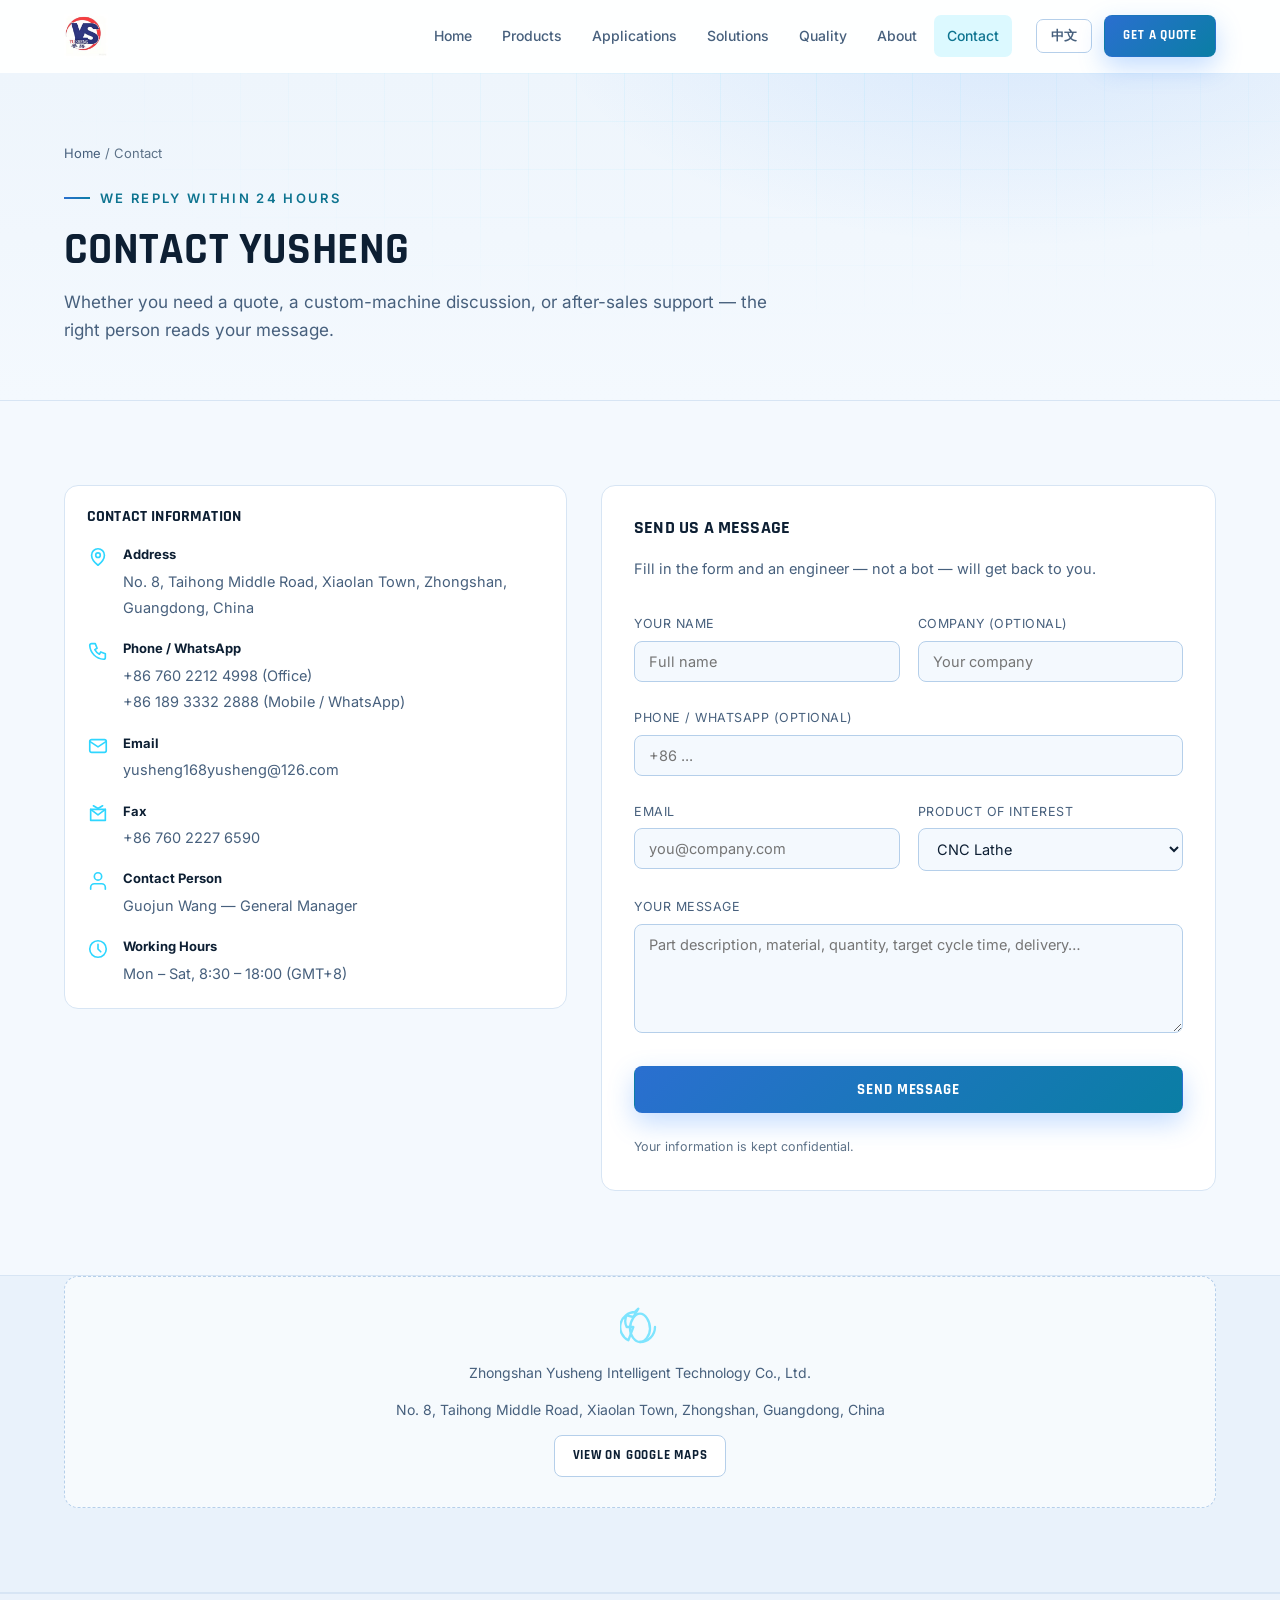
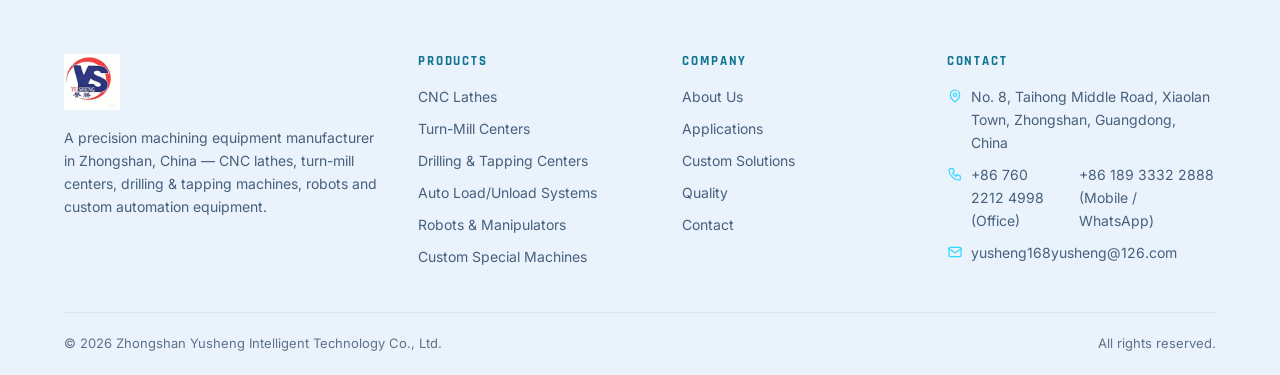
<file: contact.html>
<!DOCTYPE html>
<html lang="en">
<head>
  <meta charset="UTF-8">
  <meta name="viewport" content="width=device-width, initial-scale=1.0">
  <title data-en="Contact Yusheng — Get a Quote or Talk to an Engineer | Yusheng" data-zh="联系我们 — 获取报价或与工程师沟通 | 誉胜智能">Contact Yusheng — Get a Quote or Talk to an Engineer | Yusheng</title>
  <link rel="canonical" href="https://yusheng-intelligent.pages.dev/contact.html">
  <meta name="description" content="Contact Yusheng Intelligent Technology in Zhongshan, Guangdong — request a quote, discuss a custom machine, or reach our after-sales team. We reply within 24 hours.">
  <meta property="og:title" content="Contact Yusheng Intelligent Technology">
  <meta property="og:type" content="website">
  <meta property="og:url" content="https://yusheng-intelligent.pages.dev/contact.html">
  <link rel="icon" type="image/png" href="assets/img/logo-favicon.png">
  <link rel="stylesheet" href="assets/css/style.css">
  <script type="application/ld+json">
  {
    "@context": "https://schema.org",
    "@type": "ContactPage",
    "name": "Contact Yusheng Intelligent Technology",
    "url": "https://yusheng-intelligent.pages.dev/contact.html",
    "mainEntity": {
      "@type": "Organization",
      "name": "Zhongshan Yusheng Intelligent Technology Co., Ltd.",
      "address": {
        "@type": "PostalAddress",
        "addressLocality": "Zhongshan",
        "addressRegion": "Guangdong",
        "addressCountry": "CN"
      },
      "contactPoint": {
        "@type": "ContactPoint",
        "telephone": "+86-760-22124998",
        "email": "yusheng168yusheng@126.com",
        "contactType": "sales",
        "availableLanguage": ["en", "zh"]
      }
    }
  }
  </script>
</head>
<body>

  <!-- ============ HEADER ============ -->
  <header class="site-header">
    <div class="container header-inner">
      <a class="brand" href="index.html">
        <img class="brand-logo" src="assets/img/logo.webp" alt="YU SHENG · 誉胜">
      </a>

      <nav class="nav" aria-label="Main">
        <a href="index.html" data-en="Home" data-zh="首页">Home</a>
        <a href="products.html" data-en="Products" data-zh="产品中心">Products</a>
        <a href="applications.html" data-en="Applications" data-zh="应用领域">Applications</a>
        <a href="solutions.html" data-en="Solutions" data-zh="定制方案">Solutions</a>
        <a href="quality.html" data-en="Quality" data-zh="质量保障">Quality</a>
        <a href="about.html" data-en="About" data-zh="关于我们">About</a>
        <a href="contact.html" class="active" data-en="Contact" data-zh="联系我们">Contact</a>
      </nav>

      <div class="header-actions">
        <button id="langToggle" class="lang-toggle" aria-label="Switch language">中文</button>
        <a class="btn btn-accent btn-sm" href="#" data-open-modal data-en="Get a Quote" data-zh="获取报价">Get a Quote</a>
        <button class="nav-toggle" aria-label="Menu"><span></span><span></span><span></span></button>
      </div>
    </div>
  </header>

  <!-- ============ PAGE HERO ============ -->
  <section class="page-hero">
    <div class="container">
      <nav class="breadcrumb" aria-label="Breadcrumb">
        <a href="index.html" data-en="Home" data-zh="首页">Home</a> / <span data-en="Contact" data-zh="联系我们">Contact</span>
      </nav>
      <span class="eyebrow" data-en="We reply within 24 hours" data-zh="24 小时内回复">We reply within 24 hours</span>
      <h1 data-en="Contact Yusheng" data-zh="联系誉胜">Contact Yusheng</h1>
      <p class="lead" style="margin-top:12px" data-en="Whether you need a quote, a custom-machine discussion, or after-sales support — the right person reads your message."
         data-zh="无论是报价、定制设备洽谈还是售后支持——都会有对口的人阅读您的消息。">Whether you need a quote, a custom-machine discussion, or after-sales support — the right person reads your message.</p>
    </div>
  </section>

  <!-- ============ CONTACT ============ -->
  <section class="section">
    <div class="container">
      <div class="contact-grid">
        <div data-reveal>
          <div class="side-card">
            <h2 style="font-size:16px;margin-bottom:18px" data-en="Contact Information" data-zh="联系信息">Contact Information</h2>
            <ul class="contact-list">
              <li>
                <svg viewBox="0 0 24 24" fill="none" stroke="#2fd6ff" stroke-width="1.8" stroke-linecap="round" stroke-linejoin="round"><path d="M12 21s-7-5.6-7-11a7 7 0 0 1 14 0c0 5.4-7 11-7 11z"/><circle cx="12" cy="10" r="2.5"/></svg>
                <div>
                  <strong data-en="Address" data-zh="地址">Address</strong>
                  <span data-en="No. 8, Taihong Middle Road, Xiaolan Town, Zhongshan, Guangdong, China" data-zh="中国广东省中山市小榄镇泰弘中路8号">No. 8, Taihong Middle Road, Xiaolan Town, Zhongshan, Guangdong, China</span>
                </div>
              </li>
              <li>
                <svg viewBox="0 0 24 24" fill="none" stroke="#2fd6ff" stroke-width="1.8" stroke-linecap="round" stroke-linejoin="round"><path d="M5 4h4l2 5-2.5 1.5a12 12 0 0 0 5 5L15 13l5 2v4a2 2 0 0 1-2 2A16 16 0 0 1 3 6a2 2 0 0 1 2-2z"/></svg>
                <div>
                  <strong data-en="Phone / WhatsApp" data-zh="电话 / WhatsApp">Phone / WhatsApp</strong>
                  <span data-en="+86 760 2212 4998 (Office)" data-zh="+86 760 2212 4998（办公室）">+86 760 2212 4998 (Office)</span><br><span data-en="+86 189 3332 2888 (Mobile / WhatsApp)" data-zh="+86 189 3332 2888（手机 / 微信 / WhatsApp）">+86 189 3332 2888 (Mobile / WhatsApp)</span>
                </div>
              </li>
              <li>
                <svg viewBox="0 0 24 24" fill="none" stroke="#2fd6ff" stroke-width="1.8" stroke-linecap="round" stroke-linejoin="round"><rect x="3" y="5" width="18" height="14" rx="2"/><path d="M3 7l9 6 9-6"/></svg>
                <div>
                  <strong>Email</strong>
                  <span>yusheng168yusheng@126.com</span>
                </div>
              </li>
              <li>
                <svg viewBox="0 0 24 24" fill="none" stroke="#2fd6ff" stroke-width="1.8" stroke-linecap="round" stroke-linejoin="round"><path d="M4 7h16v12H4z"/><path d="M4 7l8 6 8-6"/><path d="M7 3l5 3 5-3"/></svg>
                <div>
                  <strong data-en="Fax" data-zh="传真">Fax</strong>
                  <span data-en="+86 760 2227 6590" data-zh="+86 760 2227 6590">+86 760 2227 6590</span>
                </div>
              </li>
              <li>
                <svg viewBox="0 0 24 24" fill="none" stroke="#2fd6ff" stroke-width="1.8" stroke-linecap="round" stroke-linejoin="round"><path d="M20 21v-2a4 4 0 0 0-4-4H8a4 4 0 0 0-4 4v2"/><circle cx="12" cy="7" r="4"/></svg>
                <div>
                  <strong data-en="Contact Person" data-zh="联系人">Contact Person</strong>
                  <span data-en="Guojun Wang — General Manager" data-zh="汪国君 — 总经理">Guojun Wang — General Manager</span>
                </div>
              </li>
              <li>
                <svg viewBox="0 0 24 24" fill="none" stroke="#2fd6ff" stroke-width="1.8" stroke-linecap="round" stroke-linejoin="round"><circle cx="12" cy="12" r="9"/><path d="M12 7v5l3 3"/></svg>
                <div>
                  <strong data-en="Working Hours" data-zh="工作时间">Working Hours</strong>
                  <span data-en="Mon – Sat, 8:30 – 18:00 (GMT+8)" data-zh="周一至周六 8:30 – 18:00（GMT+8）">Mon – Sat, 8:30 – 18:00 (GMT+8)</span>
                </div>
              </li>
            </ul>
          </div>
        </div>

        <div class="contact-form-wrap" data-reveal>
          <form class="card" data-ajax novalidate style="padding:32px">
            <h2 style="font-size:18px;margin-bottom:6px" data-en="Send Us a Message" data-zh="给我们留言">Send Us a Message</h2>
            <p style="margin-bottom:22px" data-en="Fill in the form and an engineer — not a bot — will get back to you."
               data-zh="填写此表，将有工程师（而非机器人）回复您。">Fill in the form and an engineer — not a bot — will get back to you.</p>
            <div class="form-grid">
              <div class="form-group">
                <label data-en="Your Name" data-zh="您的姓名">Your Name</label>
                <input name="name" type="text" data-en-ph="Full name" data-zh-ph="您的姓名" placeholder="Full name" required>
              </div>
              <div class="form-group">
                <label data-en="Company (optional)" data-zh="公司（选填）">Company (optional)</label>
                <input name="company" type="text" data-en-ph="Your company" data-zh-ph="您的公司" placeholder="Your company">
              </div>
            </div>
            <div class="form-group">
              <label data-en="Phone / WhatsApp (optional)" data-zh="电话 / WhatsApp（选填）">Phone / WhatsApp (optional)</label>
              <input name="phone" type="tel" data-en-ph="+86 ..." data-zh-ph="+86 ..." placeholder="+86 ...">
            </div>
            <div class="form-grid">
              <div class="form-group">
                <label data-en="Email" data-zh="邮箱">Email</label>
                <input name="email" type="email" data-en-ph="you@company.com" data-zh-ph="you@company.com" placeholder="you@company.com" required>
              </div>
              <div class="form-group">
                <label data-en="Product of Interest" data-zh="感兴趣的产品">Product of Interest</label>
                <select name="product" id="inquiryProduct">
                  <option value="cnc" data-en="CNC Lathe" data-zh="CNC 数控车床">CNC Lathe</option>
                  <option value="turnmill" data-en="Turn-Mill Center" data-zh="车铣复合机">Turn-Mill Center</option>
                  <option value="drilling" data-en="Drilling &amp; Tapping Center" data-zh="高速钻攻中心">Drilling &amp; Tapping Center</option>
                  <option value="auto" data-en="Auto Load/Unload System" data-zh="自动化上下料装置">Auto Load/Unload System</option>
                  <option value="robot" data-en="Robot / Manipulator" data-zh="机械手">Robot / Manipulator</option>
                  <option value="custom" data-en="Custom Special Machine" data-zh="定制专用设备">Custom Special Machine</option>
                </select>
              </div>
            </div>
            <div class="form-group">
              <label data-en="Your Message" data-zh="您的需求">Your Message</label>
              <textarea name="message" rows="5" data-en-ph="Part description, material, quantity, target cycle time, delivery…" data-zh-ph="零件描述、材料、数量、目标节拍、交期……" placeholder="Part description, material, quantity, target cycle time, delivery…" required></textarea>
            </div>
            <button type="submit" class="btn btn-accent" style="width:100%;justify-content:center" data-en="Send Message" data-zh="发送消息">Send Message</button>
            <div class="form-note" data-en="Your information is kept confidential." data-zh="您的信息将被严格保密。">Your information is kept confidential.</div>
          </form>
        </div>
      </div>
    </div>
  </section>

  <!-- ============ MAP PLACEHOLDER ============ -->
  <section class="section alt" style="padding-top:0">
    <div class="container">
      <div class="map-placeholder" data-reveal>
        <svg viewBox="0 0 24 24" fill="none" stroke="#2fd6ff" stroke-width="1.4" stroke-linecap="round" stroke-linejoin="round" aria-hidden="true"><path d="M9 3a9 9 0 0 0-4 17l3-8h-4c-1-2-1-5 0-7l4 1 3-5a9 9 0 0 0-2 2z"/><path d="M21 12a9 9 0 0 1-9 9"/><path d="M12 21c-3 0-6-4-6-8 0-5 3-9 6-9s6 4 6 9c0 4-3 8-6 8z"/></svg>
        <p data-en="Zhongshan Yusheng Intelligent Technology Co., Ltd." data-zh="中山市誉胜智能科技有限公司">Zhongshan Yusheng Intelligent Technology Co., Ltd.</p>
        <p data-en="No. 8, Taihong Middle Road, Xiaolan Town, Zhongshan, Guangdong, China" data-zh="中国广东省中山市小榄镇泰弘中路8号">No. 8, Taihong Middle Road, Xiaolan Town, Zhongshan, Guangdong, China</p>
        <a class="btn btn-ghost btn-sm" href="https://www.google.com/maps/search/?api=1&amp;query=%E4%B8%AD%E5%B1%B1%E5%B8%82%E5%B0%8F%E6%A6%84%E9%95%87%E6%B3%B0%E5%BC%98%E4%B8%AD%E8%B7%AF8%E5%8F%B7" target="_blank" rel="noopener" data-en="View on Google Maps" data-zh="在 Google 地图上查看">View on Google Maps</a>
      </div>
    </div>
  </section>

  <!-- ============ FOOTER ============ -->
  <footer class="site-footer">
    <div class="container">
      <div class="footer-grid">
        <div class="footer-brand">
          <a class="brand" href="index.html">
            <img class="brand-logo" src="assets/img/logo.webp" alt="YU SHENG · 誉胜">
          </a>
          <p data-en="A precision machining equipment manufacturer in Zhongshan, China — CNC lathes, turn-mill centers, drilling &amp; tapping machines, robots and custom automation equipment."
             data-zh="位于中国中山的精密加工装备制造商——CNC 数控车床、车铣复合机、钻攻中心、机械手及定制自动化设备。">A precision machining equipment manufacturer in Zhongshan, China — CNC lathes, turn-mill centers, drilling &amp; tapping machines, robots and custom automation equipment.</p>
        </div>

        <div class="footer-col">
          <h2 class="footer-title" data-en="Products" data-zh="产品中心">Products</h2>
          <ul>
            <li><a href="product-cnc.html" data-en="CNC Lathes" data-zh="CNC 数控车床">CNC Lathes</a></li>
            <li><a href="product-turnmill.html" data-en="Turn-Mill Centers" data-zh="车铣复合机">Turn-Mill Centers</a></li>
            <li><a href="product-drilling.html" data-en="Drilling &amp; Tapping Centers" data-zh="高速钻攻中心">Drilling &amp; Tapping Centers</a></li>
            <li><a href="product-auto.html" data-en="Auto Load/Unload Systems" data-zh="自动化上下料装置">Auto Load/Unload Systems</a></li>
            <li><a href="product-robot.html" data-en="Robots &amp; Manipulators" data-zh="机械手">Robots &amp; Manipulators</a></li>
            <li><a href="product-custom.html" data-en="Custom Special Machines" data-zh="定制专用设备">Custom Special Machines</a></li>
          </ul>
        </div>

        <div class="footer-col">
          <h2 class="footer-title" data-en="Company" data-zh="公司">Company</h2>
          <ul>
            <li><a href="about.html" data-en="About Us" data-zh="关于我们">About Us</a></li>
            <li><a href="applications.html" data-en="Applications" data-zh="应用领域">Applications</a></li>
            <li><a href="solutions.html" data-en="Custom Solutions" data-zh="定制方案">Custom Solutions</a></li>
            <li><a href="quality.html" data-en="Quality" data-zh="质量保障">Quality</a></li>
            <li><a href="contact.html" data-en="Contact" data-zh="联系我们">Contact</a></li>
          </ul>
        </div>

        <div class="footer-col">
          <h2 class="footer-title" data-en="Contact" data-zh="联系方式">Contact</h2>
          <ul>
            <li><svg viewBox="0 0 24 24" fill="none" stroke="#2fd6ff" stroke-width="1.8" stroke-linecap="round" stroke-linejoin="round"><path d="M12 21s-7-5.6-7-11a7 7 0 0 1 14 0c0 5.4-7 11-7 11z"/><circle cx="12" cy="10" r="2.5"/></svg><span data-en="No. 8, Taihong Middle Road, Xiaolan Town, Zhongshan, Guangdong, China" data-zh="中国广东省中山市小榄镇泰弘中路8号">No. 8, Taihong Middle Road, Xiaolan Town, Zhongshan, Guangdong, China</span></li>
            <li><svg viewBox="0 0 24 24" fill="none" stroke="#2fd6ff" stroke-width="1.8" stroke-linecap="round" stroke-linejoin="round"><path d="M5 4h4l2 5-2.5 1.5a12 12 0 0 0 5 5L15 13l5 2v4a2 2 0 0 1-2 2A16 16 0 0 1 3 6a2 2 0 0 1 2-2z"/></svg><span data-en="+86 760 2212 4998 (Office)" data-zh="+86 760 2212 4998（办公室）">+86 760 2212 4998 (Office)</span><br><span data-en="+86 189 3332 2888 (Mobile / WhatsApp)" data-zh="+86 189 3332 2888（手机 / 微信 / WhatsApp）">+86 189 3332 2888 (Mobile / WhatsApp)</span></li>
            <li><svg viewBox="0 0 24 24" fill="none" stroke="#2fd6ff" stroke-width="1.8" stroke-linecap="round" stroke-linejoin="round"><rect x="3" y="5" width="18" height="14" rx="2"/><path d="M3 7l9 6 9-6"/></svg><span>yusheng168yusheng@126.com</span></li>
          </ul>
        </div>
      </div>

      <div class="footer-bottom">
        <span>© <span id="year">2026</span> <span data-en="Zhongshan Yusheng Intelligent Technology Co., Ltd." data-zh="中山市誉胜智能科技有限公司">Zhongshan Yusheng Intelligent Technology Co., Ltd.</span></span>
        <span data-en="All rights reserved." data-zh="版权所有。">All rights reserved.</span>
      </div>
    </div>
  </footer>

  <!-- ============ INQUIRY MODAL ============ -->
  <div class="modal-overlay" id="inquiryModal">
    <div class="modal">
      <button class="close-btn" id="modalClose" aria-label="Close">×</button>
      <h3 data-en="Request a Quote" data-zh="获取报价">Request a Quote</h3>
      <p data-en="Tell us what you machine — our engineers will reply within 24 hours with a recommendation and quotation."
         data-zh="告诉我们您的加工需求，我们的工程师将在 24 小时内回复并提供建议与报价。">Tell us what you machine — our engineers will reply within 24 hours with a recommendation and quotation.</p>
      <form data-ajax novalidate>
        <div class="form-group">
          <label data-en="Product of Interest" data-zh="感兴趣的产品">Product of Interest</label>
          <select name="product" id="inquiryProduct">
            <option value="cnc" data-en="CNC Lathe" data-zh="CNC 数控车床">CNC Lathe</option>
            <option value="turnmill" data-en="Turn-Mill Center" data-zh="车铣复合机">Turn-Mill Center</option>
            <option value="drilling" data-en="Drilling &amp; Tapping Center" data-zh="高速钻攻中心">Drilling &amp; Tapping Center</option>
            <option value="auto" data-en="Auto Load/Unload System" data-zh="自动化上下料装置">Auto Load/Unload System</option>
            <option value="robot" data-en="Robot / Manipulator" data-zh="机械手">Robot / Manipulator</option>
            <option value="custom" data-en="Custom Special Machine" data-zh="定制专用设备">Custom Special Machine</option>
          </select>
        </div>
        <div class="form-group">
          <label data-en="Your Name" data-zh="您的姓名">Your Name</label>
          <input name="name" type="text" data-en-ph="Full name" data-zh-ph="您的姓名" placeholder="Full name">
        </div>
        <div class="form-group">
          <label data-en="Email" data-zh="邮箱">Email</label>
          <input name="email" type="email" data-en-ph="you@company.com" data-zh-ph="you@company.com" placeholder="you@company.com">
        </div>
        <div class="form-group">
          <label data-en="Company (optional)" data-zh="公司名称（选填）">Company (optional)</label>
          <input name="company" type="text" data-en-ph="Your company" data-zh-ph="您的公司" placeholder="Your company">
        </div>
        <div class="form-group">
          <label data-en="Phone / WhatsApp (optional)" data-zh="电话 / WhatsApp（选填）">Phone / WhatsApp (optional)</label>
          <input name="phone" type="tel" data-en-ph="+86 ..." data-zh-ph="+86 ..." placeholder="+86 ...">
        </div>
        <div class="form-group">
          <label data-en="Your Message" data-zh="您的需求">Your Message</label>
          <textarea name="message" data-en-ph="Part description, quantity, target delivery…" data-zh-ph="零件描述、数量、目标交付……" placeholder="Part description, quantity, target delivery…"></textarea>
        </div>
        <button type="submit" class="btn btn-accent" style="width:100%;justify-content:center" data-en="Send Inquiry" data-zh="提交询盘">Send Inquiry</button>
        <div class="form-note" data-en="Your information is kept confidential." data-zh="您的信息将被严格保密。">Your information is kept confidential.</div>
      </form>
    </div>
  </div>

  <script src="assets/js/main.js"></script>
</body>
</html>
</file>
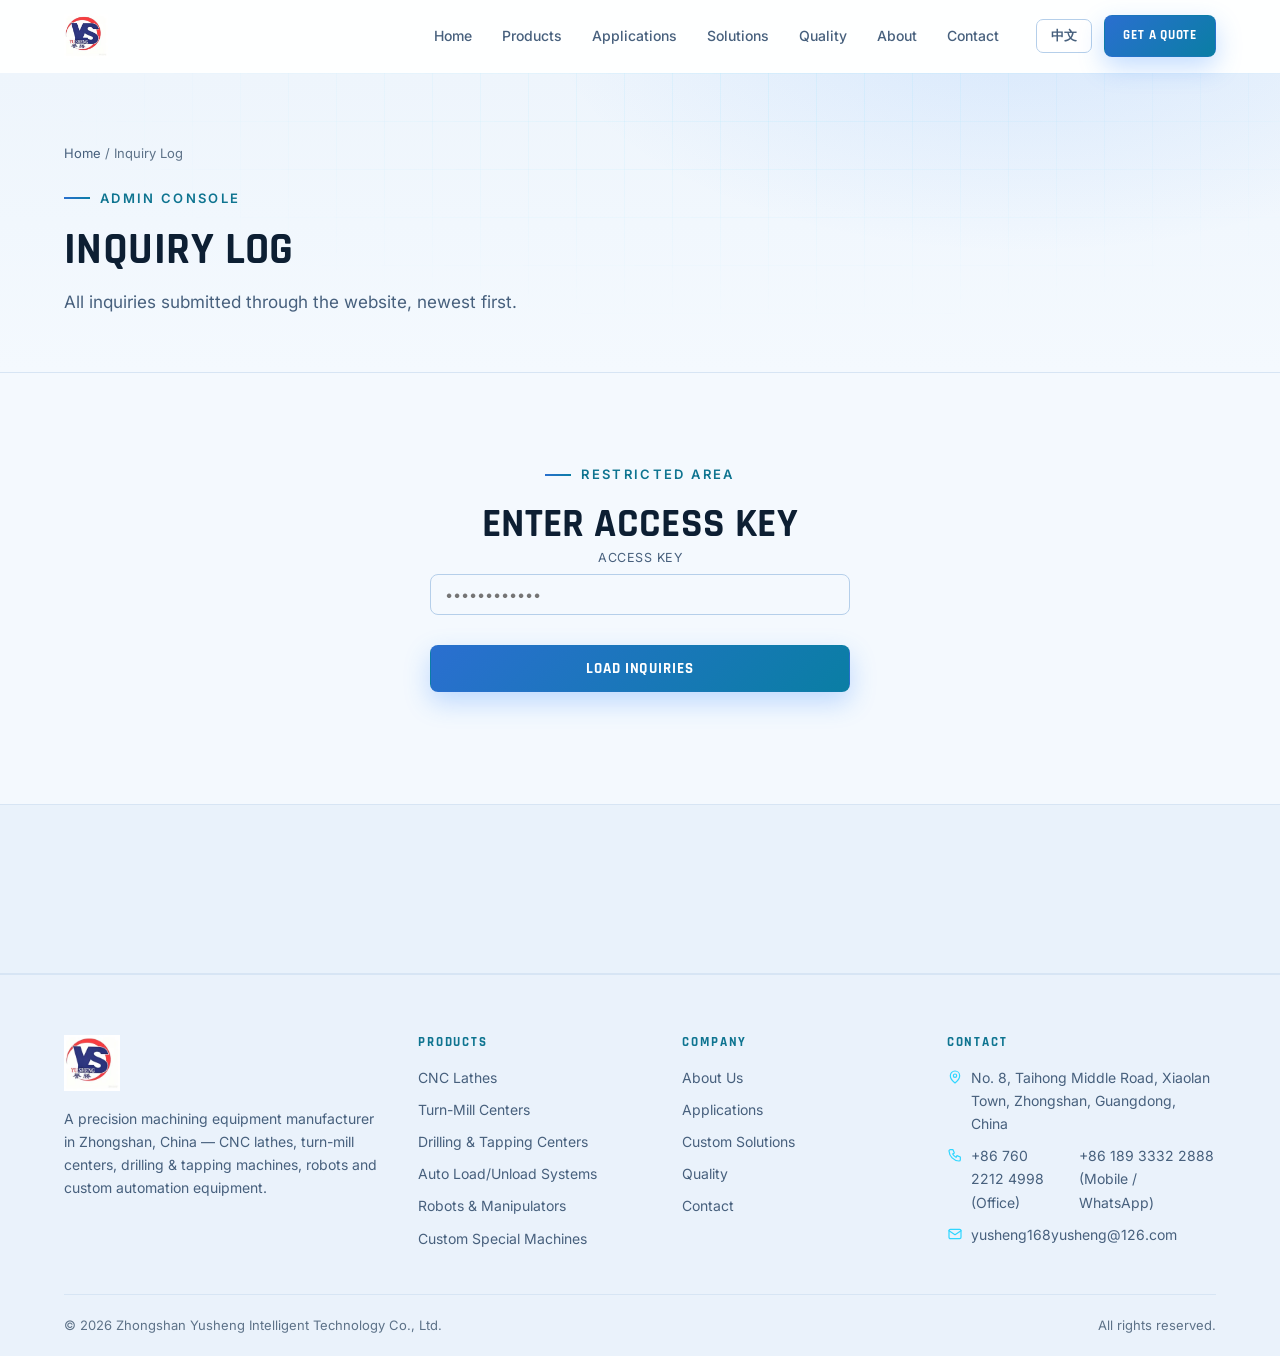
<file: inquiry-log.html>
<!DOCTYPE html>
<html lang="en">
<head>
  <meta charset="UTF-8">
  <meta name="viewport" content="width=device-width, initial-scale=1.0">
  <meta name="robots" content="noindex,nofollow">
  <title data-en="Inquiry Log | Yusheng Intelligent Technology" data-zh="询盘记录 | 誉胜智能科技">Inquiry Log | Yusheng Intelligent Technology</title>
  <link rel="canonical" href="https://yusheng-intelligent.pages.dev/inquiry-log.html">
  <meta name="description" content="Inquiry management console for Yusheng Intelligent Technology — review all customer inquiries submitted through the website.">
  <meta property="og:title" content="Inquiry Log | Yusheng">
  <meta property="og:type" content="website">
  <meta property="og:url" content="https://yusheng-intelligent.pages.dev/inquiry-log.html">
  <link rel="icon" type="image/png" href="assets/img/logo-favicon.png">
  <link rel="stylesheet" href="assets/css/style.css">
  <script type="application/ld+json">
  {
    "@context": "https://schema.org",
    "@type": "WebPage",
    "name": "Inquiry Log",
    "url": "https://yusheng-intelligent.pages.dev/inquiry-log.html",
    "isPartOf": { "@type": "WebSite", "name": "Yusheng Intelligent Technology", "url": "https://yusheng-intelligent.pages.dev/" }
  }
  </script>
  <style>
    .inquiry-gate { max-width: 420px; margin: 0 auto; text-align: center; }
    .inquiry-gate .btn { margin-top: 16px; width: 100%; justify-content: center; }
    .inq-toolbar { display: flex; justify-content: space-between; align-items: center; margin-bottom: 18px; flex-wrap: wrap; gap: 10px; }
    .inq-count { font-size: 14px; color: var(--muted); }
    .inq-stats { display: flex; gap: 12px; margin-bottom: 18px; flex-wrap: wrap; }
    .stat-chip { display: inline-flex; align-items: baseline; gap: 8px; padding: 10px 18px; border-radius: 10px; background: rgba(46, 134, 255, .07); border: 1px solid rgba(46, 134, 255, .16); }
    .stat-chip b { font-size: 12px; letter-spacing: .08em; text-transform: uppercase; color: var(--muted); }
    .stat-chip em { font-style: normal; font-weight: 700; font-size: 22px; color: var(--brand, #2e86ff); }
    .inq-table-wrap { overflow-x: auto; border: 1px solid rgba(46, 134, 255, .16); border-radius: 12px; background: var(--panel); }
    table.inq { width: 100%; border-collapse: collapse; min-width: 820px; }
    table.inq th, table.inq td { padding: 12px 14px; text-align: left; border-bottom: 1px solid rgba(46, 134, 255, .12); font-size: 14px; vertical-align: top; }
    table.inq th { background: rgba(46, 134, 255, .07); color: var(--brand, #2e86ff); font-weight: 600; text-transform: uppercase; letter-spacing: .03em; font-size: 12px; }
    table.inq tr:last-child td { border-bottom: none; }
    table.inq .msg { max-width: 420px; line-height: 1.5; }
    table.inq .time { white-space: nowrap; font-size: 12px; color: var(--muted); }
    table.inq td a { color: var(--accent, #0891b2); }
    .inq-empty { padding: 48px 0; text-align: center; color: var(--muted); }
    .inq-error { color: #dc2626; font-size: 14px; margin-top: 10px; min-height: 18px; }
  </style>
</head>
<body>

  <!-- ============ HEADER ============ -->
  <header class="site-header">
    <div class="container header-inner">
      <a class="brand" href="index.html">
        <img class="brand-logo" src="assets/img/logo.webp" alt="YU SHENG · 誉胜">
      </a>

      <nav class="nav" aria-label="Main">
        <a href="index.html" data-en="Home" data-zh="首页">Home</a>
        <a href="products.html" data-en="Products" data-zh="产品中心">Products</a>
        <a href="applications.html" data-en="Applications" data-zh="应用领域">Applications</a>
        <a href="solutions.html" data-en="Solutions" data-zh="定制方案">Solutions</a>
        <a href="quality.html" data-en="Quality" data-zh="质量保障">Quality</a>
        <a href="about.html" data-en="About" data-zh="关于我们">About</a>
        <a href="contact.html" data-en="Contact" data-zh="联系我们">Contact</a>
      </nav>

      <div class="header-actions">
        <button id="langToggle" class="lang-toggle" aria-label="Switch language">中文</button>
        <a class="btn btn-accent btn-sm" href="#" data-open-modal data-en="Get a Quote" data-zh="获取报价">Get a Quote</a>
        <button class="nav-toggle" aria-label="Menu"><span></span><span></span><span></span></button>
      </div>
    </div>
  </header>

  <!-- ============ PAGE HERO ============ -->
  <section class="page-hero">
    <div class="container">
      <nav class="breadcrumb" aria-label="Breadcrumb">
        <a href="index.html" data-en="Home" data-zh="首页">Home</a> / <span data-en="Inquiry Log" data-zh="询盘记录">Inquiry Log</span>
      </nav>
      <span class="eyebrow" data-en="Admin Console" data-zh="后台管理">Admin Console</span>
      <h1 data-en="Inquiry Log" data-zh="询盘记录">Inquiry Log</h1>
      <p class="lead" style="margin-top:12px" data-en="All inquiries submitted through the website, newest first."
         data-zh="网站上提交的全部询盘，最新的一条在最上面。">All inquiries submitted through the website, newest first.</p>
    </div>
  </section>

  <!-- ============ GATE ============ -->
  <section class="section">
    <div class="container">
      <div id="gate" class="inquiry-gate">
        <span class="eyebrow" data-en="Restricted area" data-zh="私密区域">Restricted area</span>
        <h2 data-en="Enter Access Key" data-zh="输入访问密码">Enter Access Key</h2>
        <div class="form-group">
          <label for="keyInput" data-en="Access key" data-zh="访问密码">Access key</label>
          <input type="password" id="keyInput" placeholder="••••••••••••">
        </div>
        <button id="loadBtn" class="btn btn-accent" data-en="Load Inquiries" data-zh="查看询盘">Load Inquiries</button>
        <div id="gateMsg" class="inq-error"></div>
      </div>
    </div>
  </section>

  <!-- ============ LOG ============ -->
  <section class="section alt">
    <div class="container">
      <div id="log" style="display:none">
        <div class="inq-stats" id="inqStats" style="display:none">
          <span class="stat-chip"><b data-en="Total visits" data-zh="总访问">Total visits</b><em id="statTotal">0</em></span>
          <span class="stat-chip"><b data-en="Today" data-zh="今日">Today</b><em id="statToday">0</em></span>
        </div>
        <div class="inq-toolbar">
          <div class="inq-count" id="inqCount">0</div>
          <button id="refreshBtn" class="btn btn-ghost btn-sm" data-en="Refresh" data-zh="刷新">Refresh</button>
        </div>
        <div class="inq-table-wrap">
          <table class="inq">
            <thead>
              <tr>
                <th>#</th>
                <th data-en="Time" data-zh="时间">Time</th>
                <th data-en="Name" data-zh="姓名">Name</th>
                <th data-en="Email" data-zh="邮箱">Email</th>
                <th data-en="Company" data-zh="公司">Company</th>
                <th data-en="Phone" data-zh="电话">Phone</th>
                <th data-en="Product" data-zh="产品">Product</th>
                <th data-en="Message" data-zh="需求">Message</th>
                <th data-en="Source" data-zh="来源">Source</th>
              </tr>
            </thead>
            <tbody id="inqBody"></tbody>
          </table>
        </div>
        <div id="inqEmpty" class="inq-empty" style="display:none" data-en="No inquiries yet." data-zh="暂无询盘。">No inquiries yet.</div>
      </div>
    </div>
  </section>

  <!-- ============ FOOTER ============ -->
  <footer class="site-footer">
    <div class="container">
      <div class="footer-grid">
        <div class="footer-brand">
          <a class="brand" href="index.html">
            <img class="brand-logo" src="assets/img/logo.webp" alt="YU SHENG · 誉胜">
          </a>
          <p data-en="A precision machining equipment manufacturer in Zhongshan, China — CNC lathes, turn-mill centers, drilling &amp; tapping machines, robots and custom automation equipment."
             data-zh="位于中国中山的精密加工装备制造商——CNC 数控车床、车铣复合机、钻攻中心、机械手及定制自动化设备。">A precision machining equipment manufacturer in Zhongshan, China — CNC lathes, turn-mill centers, drilling &amp; tapping machines, robots and custom automation equipment.</p>
        </div>

        <div class="footer-col">
          <h2 class="footer-title" data-en="Products" data-zh="产品中心">Products</h2>
          <ul>
            <li><a href="product-cnc.html" data-en="CNC Lathes" data-zh="CNC 数控车床">CNC Lathes</a></li>
            <li><a href="product-turnmill.html" data-en="Turn-Mill Centers" data-zh="车铣复合机">Turn-Mill Centers</a></li>
            <li><a href="product-drilling.html" data-en="Drilling &amp; Tapping Centers" data-zh="高速钻攻中心">Drilling &amp; Tapping Centers</a></li>
            <li><a href="product-auto.html" data-en="Auto Load/Unload Systems" data-zh="自动化上下料装置">Auto Load/Unload Systems</a></li>
            <li><a href="product-robot.html" data-en="Robots &amp; Manipulators" data-zh="机械手">Robots &amp; Manipulators</a></li>
            <li><a href="product-custom.html" data-en="Custom Special Machines" data-zh="定制专用设备">Custom Special Machines</a></li>
          </ul>
        </div>

        <div class="footer-col">
          <h2 class="footer-title" data-en="Company" data-zh="公司">Company</h2>
          <ul>
            <li><a href="about.html" data-en="About Us" data-zh="关于我们">About Us</a></li>
            <li><a href="applications.html" data-en="Applications" data-zh="应用领域">Applications</a></li>
            <li><a href="solutions.html" data-en="Custom Solutions" data-zh="定制方案">Custom Solutions</a></li>
            <li><a href="quality.html" data-en="Quality" data-zh="质量保障">Quality</a></li>
            <li><a href="contact.html" data-en="Contact" data-zh="联系我们">Contact</a></li>
          </ul>
        </div>

        <div class="footer-col">
          <h2 class="footer-title" data-en="Contact" data-zh="联系方式">Contact</h2>
          <ul>
            <li><svg viewBox="0 0 24 24" fill="none" stroke="#2fd6ff" stroke-width="1.8" stroke-linecap="round" stroke-linejoin="round"><path d="M12 21s-7-5.6-7-11a7 7 0 0 1 14 0c0 5.4-7 11-7 11z"/><circle cx="12" cy="10" r="2.5"/></svg><span data-en="No. 8, Taihong Middle Road, Xiaolan Town, Zhongshan, Guangdong, China" data-zh="中国广东省中山市小榄镇泰弘中路8号">No. 8, Taihong Middle Road, Xiaolan Town, Zhongshan, Guangdong, China</span></li>
            <li><svg viewBox="0 0 24 24" fill="none" stroke="#2fd6ff" stroke-width="1.8" stroke-linecap="round" stroke-linejoin="round"><path d="M5 4h4l2 5-2.5 1.5a12 12 0 0 0 5 5L15 13l5 2v4a2 2 0 0 1-2 2A16 16 0 0 1 3 6a2 2 0 0 1 2-2z"/></svg><span data-en="+86 760 2212 4998 (Office)" data-zh="+86 760 2212 4998（办公室）">+86 760 2212 4998 (Office)</span><br><span data-en="+86 189 3332 2888 (Mobile / WhatsApp)" data-zh="+86 189 3332 2888（手机 / 微信 / WhatsApp）">+86 189 3332 2888 (Mobile / WhatsApp)</span></li>
            <li><svg viewBox="0 0 24 24" fill="none" stroke="#2fd6ff" stroke-width="1.8" stroke-linecap="round" stroke-linejoin="round"><rect x="3" y="5" width="18" height="14" rx="2"/><path d="M3 7l9 6 9-6"/></svg><span>yusheng168yusheng@126.com</span></li>
          </ul>
        </div>
      </div>

      <div class="footer-bottom">
        <span>© <span id="year">2026</span> <span data-en="Zhongshan Yusheng Intelligent Technology Co., Ltd." data-zh="中山市誉胜智能科技有限公司">Zhongshan Yusheng Intelligent Technology Co., Ltd.</span></span>
        <span data-en="All rights reserved." data-zh="版权所有。">All rights reserved.</span>
      </div>
    </div>
  </footer>

  <!-- ============ INQUIRY MODAL ============ -->
  <div class="modal-overlay" id="inquiryModal">
    <div class="modal">
      <button class="close-btn" id="modalClose" aria-label="Close">×</button>
      <h3 data-en="Request a Quote" data-zh="获取报价">Request a Quote</h3>
      <p data-en="Tell us what you machine — our engineers will reply within 24 hours with a recommendation and quotation."
         data-zh="告诉我们您的加工需求，我们的工程师将在 24 小时内回复并提供建议与报价。">Tell us what you machine — our engineers will reply within 24 hours with a recommendation and quotation.</p>
      <form data-ajax novalidate>
        <div class="form-group">
          <label data-en="Product of Interest" data-zh="感兴趣的产品">Product of Interest</label>
          <select name="product" id="inquiryProduct">
            <option value="cnc" data-en="CNC Lathe" data-zh="CNC 数控车床">CNC Lathe</option>
            <option value="turnmill" data-en="Turn-Mill Center" data-zh="车铣复合机">Turn-Mill Center</option>
            <option value="drilling" data-en="Drilling &amp; Tapping Center" data-zh="高速钻攻中心">Drilling &amp; Tapping Center</option>
            <option value="auto" data-en="Auto Load/Unload System" data-zh="自动化上下料装置">Auto Load/Unload System</option>
            <option value="robot" data-en="Robot / Manipulator" data-zh="机械手">Robot / Manipulator</option>
            <option value="custom" data-en="Custom Special Machine" data-zh="定制专用设备">Custom Special Machine</option>
          </select>
        </div>
        <div class="form-group">
          <label data-en="Your Name" data-zh="您的姓名">Your Name</label>
          <input name="name" type="text" data-en-ph="Full name" data-zh-ph="您的姓名" placeholder="Full name">
        </div>
        <div class="form-group">
          <label data-en="Email" data-zh="邮箱">Email</label>
          <input name="email" type="email" data-en-ph="you@company.com" data-zh-ph="you@company.com" placeholder="you@company.com">
        </div>
        <div class="form-group">
          <label data-en="Company (optional)" data-zh="公司名称（选填）">Company (optional)</label>
          <input name="company" type="text" data-en-ph="Your company" data-zh-ph="您的公司" placeholder="Your company">
        </div>
        <div class="form-group">
          <label data-en="Phone / WhatsApp (optional)" data-zh="电话 / WhatsApp（选填）">Phone / WhatsApp (optional)</label>
          <input name="phone" type="tel" data-en-ph="+86 ..." data-zh-ph="+86 ..." placeholder="+86 ...">
        </div>
        <div class="form-group">
          <label data-en="Your Message" data-zh="您的需求">Your Message</label>
          <textarea name="message" data-en-ph="Part description, quantity, target delivery…" data-zh-ph="零件描述、数量、目标交付……" placeholder="Part description, quantity, target delivery…"></textarea>
        </div>
        <button type="submit" class="btn btn-accent" style="width:100%;justify-content:center" data-en="Send Inquiry" data-zh="提交询盘">Send Inquiry</button>
        <div class="form-note" data-en="Your information is kept confidential." data-zh="您的信息将被严格保密。">Your information is kept confidential.</div>
      </form>
    </div>
  </div>

  <script src="assets/js/main.js"></script>
  <script src="assets/js/inquiry-log.js"></script>
</body>
</html>
</file>
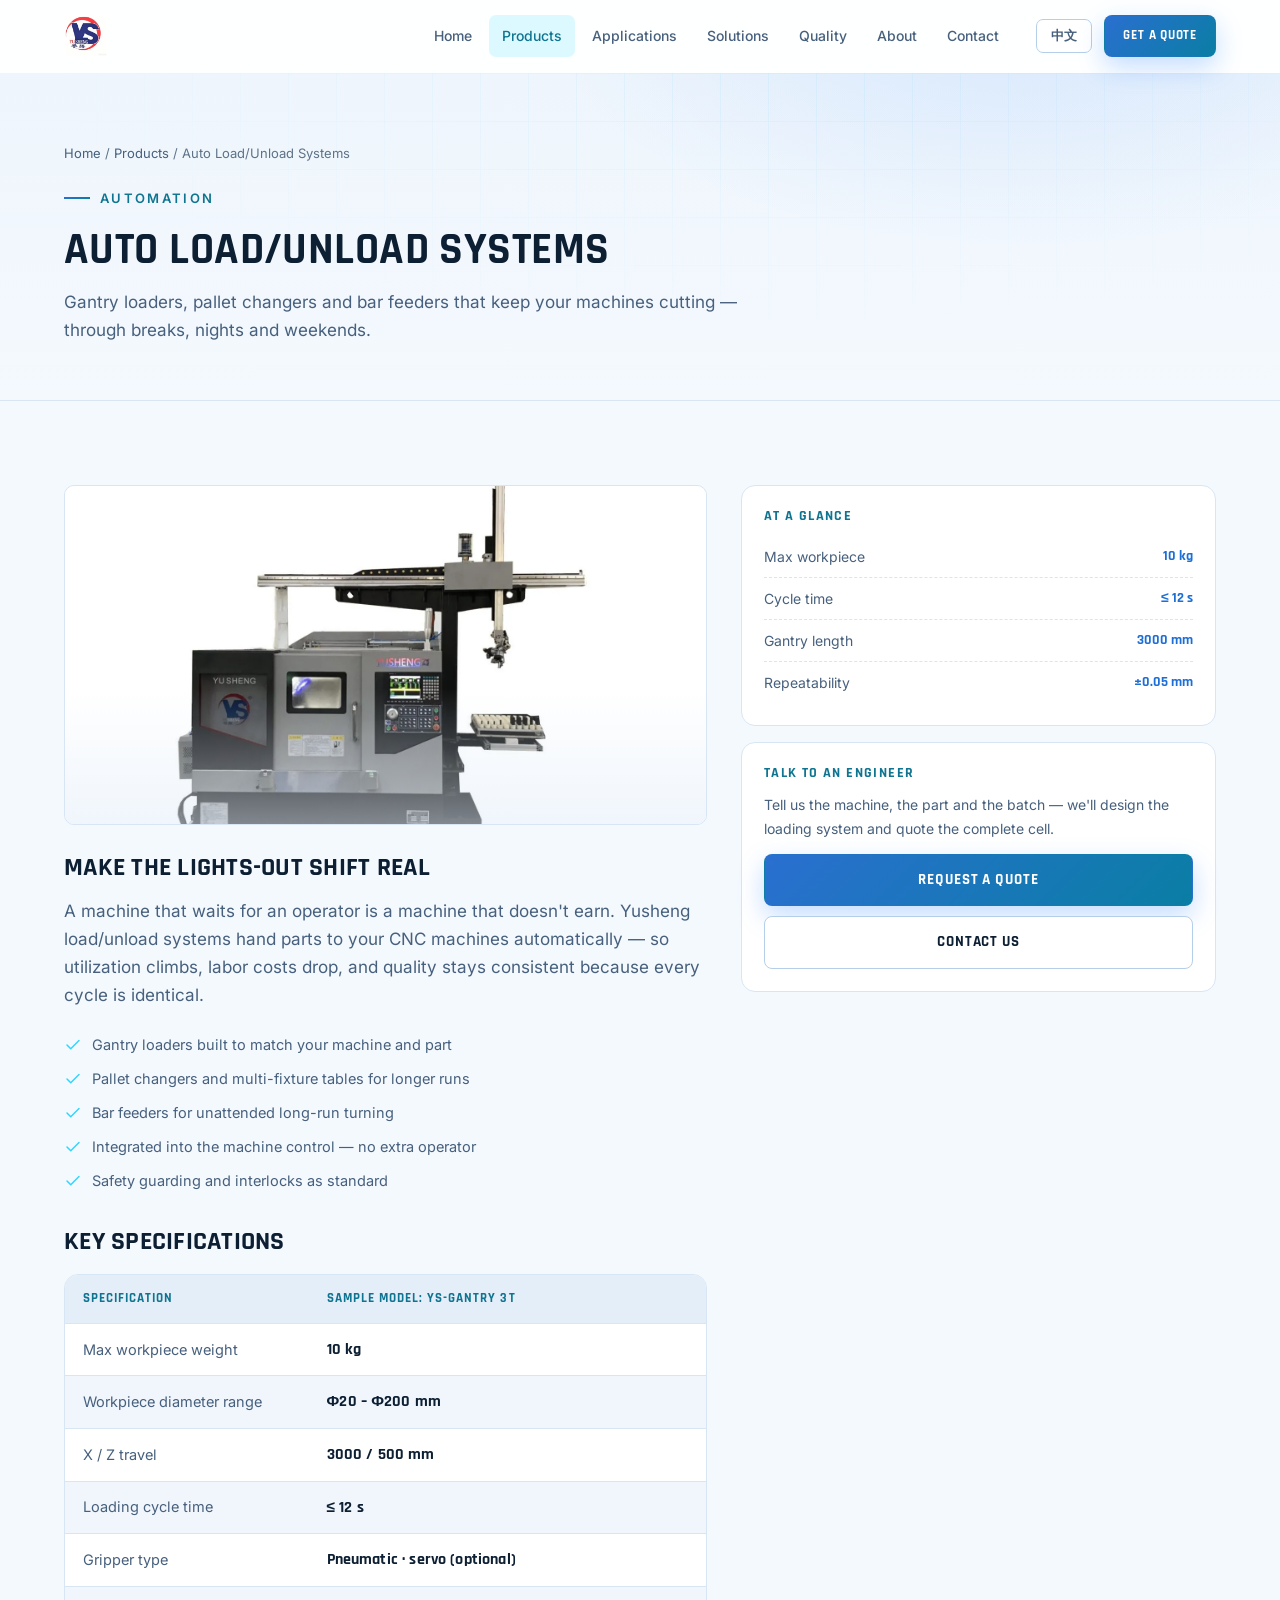
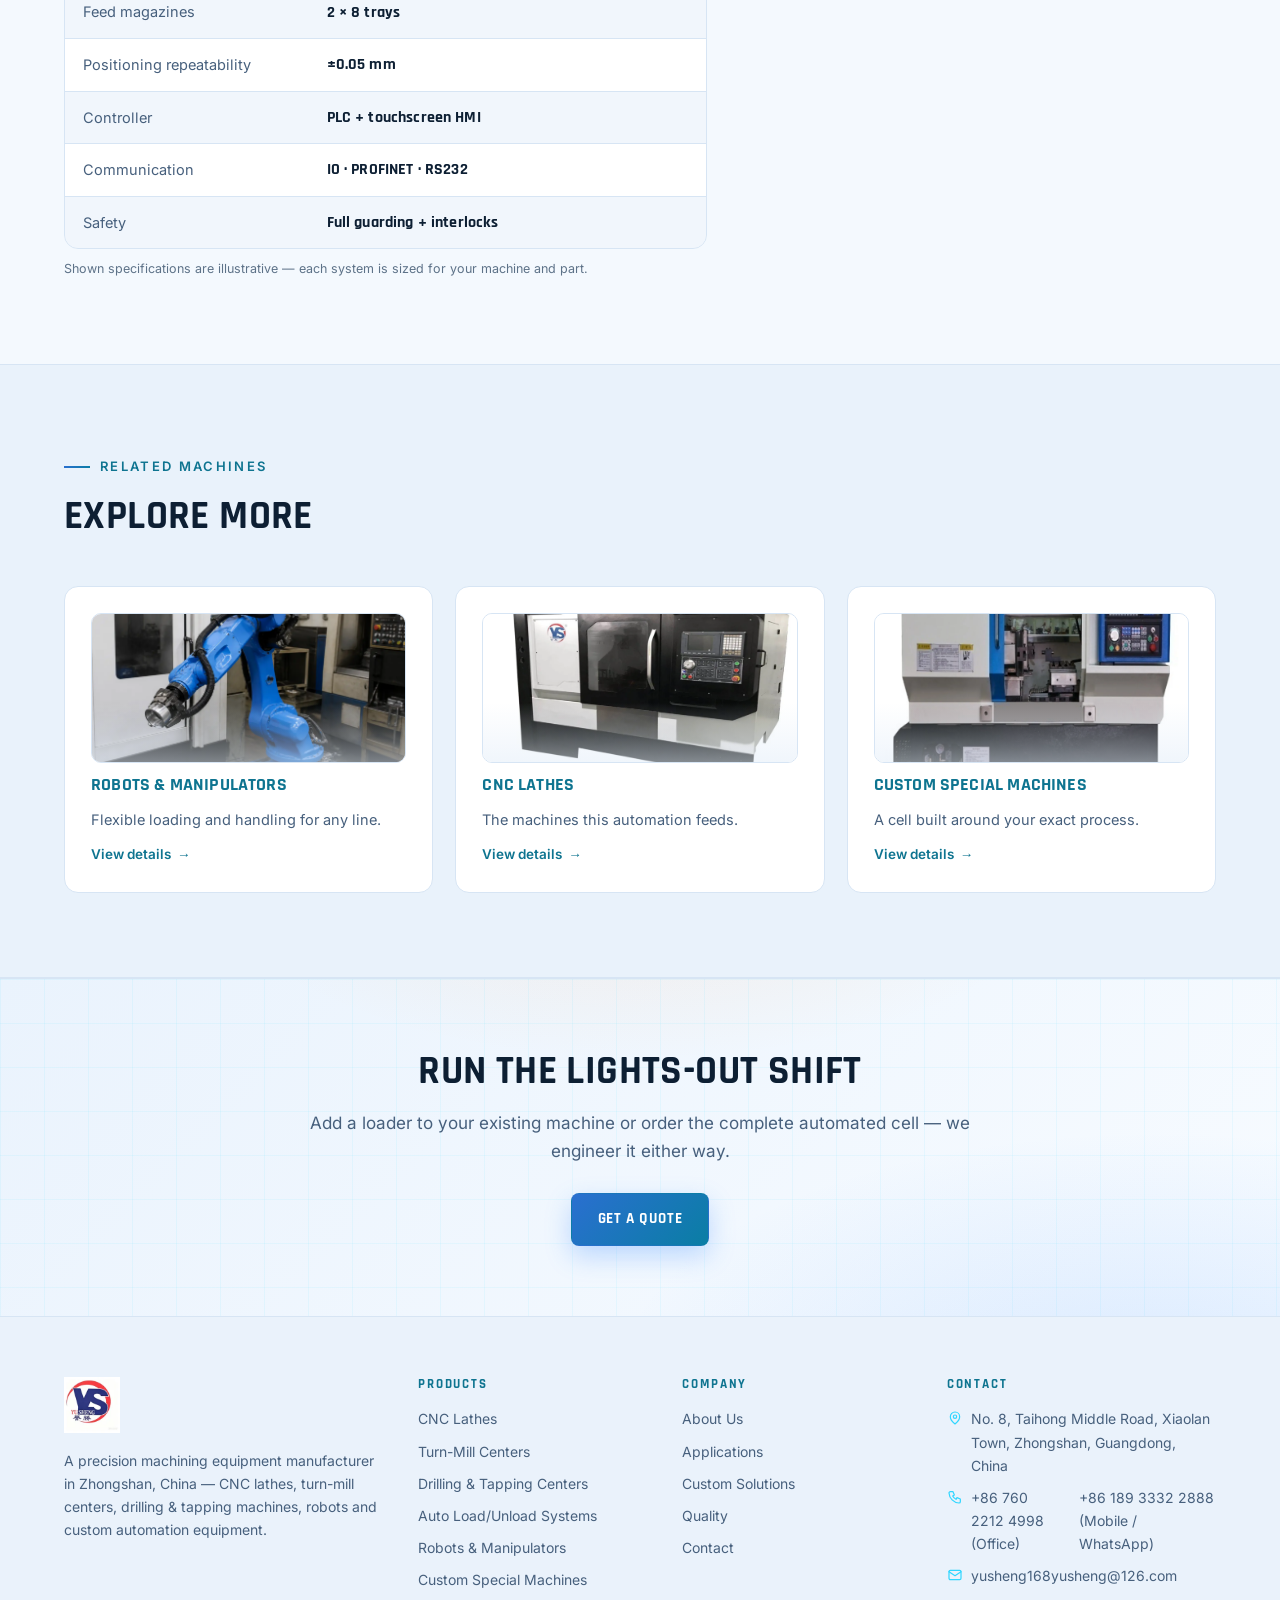
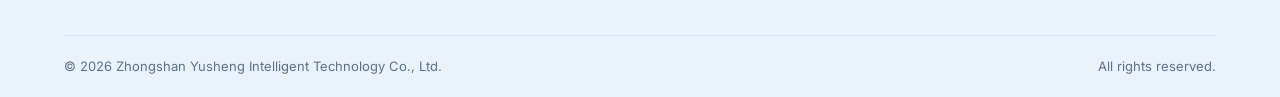
<file: product-auto.html>
<!DOCTYPE html>
<html lang="en">
<head>
  <meta charset="UTF-8">
  <meta name="viewport" content="width=device-width, initial-scale=1.0">
  <title data-en="Auto Load/Unload Systems — Gantry Loaders & Bar Feeders | Yusheng" data-zh="自动化上下料装置 — 桁架机械手与棒料送料器 | 誉胜智能">Auto Load/Unload Systems — Gantry Loaders &amp; Bar Feeders | Yusheng</title>
  <link rel="canonical" href="https://yusheng-intelligent.pages.dev/product-auto.html">
  <meta name="description" content="Yusheng auto load/unload systems: gantry loaders, pallet changers and bar feeders that keep CNC machines running through unmanned shifts.">
  <meta property="og:title" content="Yusheng Auto Load/Unload Systems — Unmanned Machining">
  <meta property="og:type" content="product">
  <meta property="og:url" content="https://yusheng-intelligent.pages.dev/product-auto.html">
  <link rel="icon" type="image/png" href="assets/img/logo-favicon.png">
  <link rel="stylesheet" href="assets/css/style.css">
  <script type="application/ld+json">
  {
    "@context": "https://schema.org",
    "@type": "Product",
    "name": "Yusheng Auto Load/Unload Systems",
    "brand": { "@type": "Brand", "name": "Yusheng" },
    "description": "Gantry loaders, pallet changers and bar feeders that keep machines running — unmanned shifts, higher utilization.",
    "url": "https://yusheng-intelligent.pages.dev/product-auto.html",
    "manufacturer": { "@type": "Organization", "name": "Zhongshan Yusheng Intelligent Technology Co., Ltd." }
  }
  </script>
</head>
<body>

  <!-- ============ HEADER ============ -->
  <header class="site-header">
    <div class="container header-inner">
      <a class="brand" href="index.html">
        <img class="brand-logo" src="assets/img/logo.webp" alt="YU SHENG · 誉胜">
      </a>

      <nav class="nav" aria-label="Main">
        <a href="index.html" data-en="Home" data-zh="首页">Home</a>
        <a href="products.html" class="active" data-en="Products" data-zh="产品中心">Products</a>
        <a href="applications.html" data-en="Applications" data-zh="应用领域">Applications</a>
        <a href="solutions.html" data-en="Solutions" data-zh="定制方案">Solutions</a>
        <a href="quality.html" data-en="Quality" data-zh="质量保障">Quality</a>
        <a href="about.html" data-en="About" data-zh="关于我们">About</a>
        <a href="contact.html" data-en="Contact" data-zh="联系我们">Contact</a>
      </nav>

      <div class="header-actions">
        <button id="langToggle" class="lang-toggle" aria-label="Switch language">中文</button>
        <a class="btn btn-accent btn-sm" href="#" data-open-modal data-product="auto" data-en="Get a Quote" data-zh="获取报价">Get a Quote</a>
        <button class="nav-toggle" aria-label="Menu"><span></span><span></span><span></span></button>
      </div>
    </div>
  </header>

  <!-- ============ PAGE HERO ============ -->
  <section class="page-hero">
    <div class="container">
      <nav class="breadcrumb" aria-label="Breadcrumb">
        <a href="index.html" data-en="Home" data-zh="首页">Home</a> / <a href="products.html" data-en="Products" data-zh="产品中心">Products</a> / <span data-en="Auto Load/Unload Systems" data-zh="自动化上下料装置">Auto Load/Unload Systems</span>
      </nav>
      <span class="eyebrow" data-en="Automation" data-zh="自动化">Automation</span>
      <h1 data-en="Auto Load/Unload Systems" data-zh="自动化上下料装置">Auto Load/Unload Systems</h1>
      <p class="lead" style="margin-top:12px" data-en="Gantry loaders, pallet changers and bar feeders that keep your machines cutting — through breaks, nights and weekends."
         data-zh="桁架机械手、托盘交换器与棒料送料器，让您的机床在休息时间、夜间与周末持续切削。">Gantry loaders, pallet changers and bar feeders that keep your machines cutting — through breaks, nights and weekends.</p>
    </div>
  </section>

  <!-- ============ DETAIL ============ -->
  <section class="section">
    <div class="container">
      <div class="detail-layout">
        <div>
          <div class="card-img hero-img"><img src="assets/img/P04-loader.webp" alt="Yusheng CNC lathe fitted with an overhead gantry loader and a stacked part tray for unmanned running" loading="eager" decoding="async"></div>

          <h2 style="font-size:26px;margin-bottom:14px" data-en="Make the Lights-Out Shift Real" data-zh="让无人值守班次成真">Make the Lights-Out Shift Real</h2>
          <p class="lead" data-en="A machine that waits for an operator is a machine that doesn't earn. Yusheng load/unload systems hand parts to your CNC machines automatically — so utilization climbs, labor costs drop, and quality stays consistent because every cycle is identical."
             data-zh="等待操作工的机床是不赚钱的机床。誉胜上下料系统自动把零件交给 CNC 机床——稼动率提升、人工成本下降，且每个循环完全一致，品质更稳定。">A machine that waits for an operator is a machine that doesn't earn. Yusheng load/unload systems hand parts to your CNC machines automatically — so utilization climbs, labor costs drop, and quality stays consistent because every cycle is identical.</p>

          <ul class="check-list" style="margin:24px 0 34px">
            <li><svg viewBox="0 0 24 24" fill="none" stroke="#2fd6ff" stroke-width="2" stroke-linecap="round" stroke-linejoin="round"><path d="M20 6L9 17l-5-5"/></svg><span data-en="Gantry loaders built to match your machine and part" data-zh="按您的机床与零件定制桁架机械手">Gantry loaders built to match your machine and part</span></li>
            <li><svg viewBox="0 0 24 24" fill="none" stroke="#2fd6ff" stroke-width="2" stroke-linecap="round" stroke-linejoin="round"><path d="M20 6L9 17l-5-5"/></svg><span data-en="Pallet changers and multi-fixture tables for longer runs" data-zh="托盘交换器与多工位夹具台，支持长时运行">Pallet changers and multi-fixture tables for longer runs</span></li>
            <li><svg viewBox="0 0 24 24" fill="none" stroke="#2fd6ff" stroke-width="2" stroke-linecap="round" stroke-linejoin="round"><path d="M20 6L9 17l-5-5"/></svg><span data-en="Bar feeders for unattended long-run turning" data-zh="棒料送料器，车削长时无人运行">Bar feeders for unattended long-run turning</span></li>
            <li><svg viewBox="0 0 24 24" fill="none" stroke="#2fd6ff" stroke-width="2" stroke-linecap="round" stroke-linejoin="round"><path d="M20 6L9 17l-5-5"/></svg><span data-en="Integrated into the machine control — no extra operator" data-zh="集成进机床控制系统，无需额外操作">Integrated into the machine control — no extra operator</span></li>
            <li><svg viewBox="0 0 24 24" fill="none" stroke="#2fd6ff" stroke-width="2" stroke-linecap="round" stroke-linejoin="round"><path d="M20 6L9 17l-5-5"/></svg><span data-en="Safety guarding and interlocks as standard" data-zh="标配安全防护与联锁">Safety guarding and interlocks as standard</span></li>
          </ul>

          <h2 style="font-size:26px;margin-bottom:18px" data-en="Key Specifications" data-zh="主要规格">Key Specifications</h2>
          <div class="spec-wrap" data-reveal>
            <table class="spec-table">
              <thead>
                <tr>
                  <th data-en="Specification" data-zh="规格项">Specification</th>
                  <th data-en="Sample Model: YS-Gantry 3T" data-zh="示例机型：YS-Gantry 3T">Sample Model: YS-Gantry 3T</th>
                </tr>
              </thead>
              <tbody>
                <tr><td data-en="Max workpiece weight" data-zh="最大工件重量">Max workpiece weight</td><td><b>10 kg</b></td></tr>
                <tr><td data-en="Workpiece diameter range" data-zh="工件直径范围">Workpiece diameter range</td><td><b>Φ20 – Φ200 mm</b></td></tr>
                <tr><td data-en="X / Z travel" data-zh="X / Z 轴行程">X / Z travel</td><td><b>3000 / 500 mm</b></td></tr>
                <tr><td data-en="Loading cycle time" data-zh="上下料节拍">Loading cycle time</td><td><b>≤ 12 s</b></td></tr>
                <tr><td data-en="Gripper type" data-zh="夹爪类型">Gripper type</td><td><b>Pneumatic · servo (optional)</b></td></tr>
                <tr><td data-en="Feed magazines" data-zh="储料工位">Feed magazines</td><td><b>2 × 8 trays</b></td></tr>
                <tr><td data-en="Positioning repeatability" data-zh="重复定位精度">Positioning repeatability</td><td><b>±0.05 mm</b></td></tr>
                <tr><td data-en="Controller" data-zh="控制系统">Controller</td><td><b>PLC + touchscreen HMI</b></td></tr>
                <tr><td data-en="Communication" data-zh="通讯接口">Communication</td><td><b>IO · PROFINET · RS232</b></td></tr>
                <tr><td data-en="Safety" data-zh="安全配置">Safety</td><td><b>Full guarding + interlocks</b></td></tr>
              </tbody>
            </table>
          </div>
          <p style="color:var(--dim);font-size:12.5px;margin-top:10px" data-en="Shown specifications are illustrative — each system is sized for your machine and part."
             data-zh="以上为示意参数——每套系统均按您的机床与零件量身定制。">Shown specifications are illustrative — each system is sized for your machine and part.</p>
        </div>

        <aside class="side-sticky">
          <div class="side-card">
            <h3 data-en="At a glance" data-zh="快速一览">At a glance</h3>
            <div class="row"><span data-en="Max workpiece" data-zh="最大工件重量">Max workpiece</span><b>10 kg</b></div>
            <div class="row"><span data-en="Cycle time" data-zh="上下料节拍">Cycle time</span><b>≤ 12 s</b></div>
            <div class="row"><span data-en="Gantry length" data-zh="桁架跨度">Gantry length</span><b>3000 mm</b></div>
            <div class="row"><span data-en="Repeatability" data-zh="重复定位精度">Repeatability</span><b>±0.05 mm</b></div>
          </div>
          <div class="side-card">
            <h3 data-en="Talk to an engineer" data-zh="与工程师沟通">Talk to an engineer</h3>
            <p style="font-size:14px;color:var(--muted);margin-bottom:14px" data-en="Tell us the machine, the part and the batch — we'll design the loading system and quote the complete cell."
               data-zh="告诉我们机床型号、零件与批量，我们将设计上下料系统并给出整套单元报价。">Tell us the machine, the part and the batch — we'll design the loading system and quote the complete cell.</p>
            <a class="btn btn-accent" href="#" data-open-modal data-product="auto" style="width:100%;justify-content:center" data-en="Request a Quote" data-zh="获取报价">Request a Quote</a>
            <a class="btn btn-ghost" href="contact.html" style="width:100%;justify-content:center;margin-top:10px" data-en="Contact Us" data-zh="联系我们">Contact Us</a>
          </div>
        </aside>
      </div>
    </div>
  </section>

  <!-- ============ RELATED ============ -->
  <section class="section alt">
    <div class="container">
      <div class="sec-head" data-reveal>
        <span class="eyebrow" data-en="Related machines" data-zh="相关设备">Related machines</span>
        <h2 data-en="Explore More" data-zh="了解更多">Explore More</h2>
      </div>
      <div class="grid grid-3">
        <a class="card" href="product-robot.html" data-reveal>
          <div class="card-img"><img src="assets/img/P05-robot.webp" alt="Six-axis robot arm holding a machined aluminium part beside a CNC machine" loading="lazy" decoding="async"></div>
          <h3 data-en="Robots & Manipulators" data-zh="机械手">Robots &amp; Manipulators</h3>
          <p data-en="Flexible loading and handling for any line." data-zh="为任意产线提供柔性上下料与搬运。">Flexible loading and handling for any line.</p>
          <span class="more" data-en="View details" data-zh="查看详情">View details</span>
        </a>
        <a class="card" href="product-cnc.html" data-reveal>
          <div class="card-img"><img src="assets/img/P01-cnc-lathe.webp" alt="Yusheng CNC lathe with the sliding door open, showing the work area and the operator control panel" loading="lazy" decoding="async"></div>
          <h3 data-en="CNC Lathes" data-zh="CNC 数控车床">CNC Lathes</h3>
          <p data-en="The machines this automation feeds." data-zh="这套自动化所服务的机床。">The machines this automation feeds.</p>
          <span class="more" data-en="View details" data-zh="查看详情">View details</span>
        </a>
        <a class="card" href="product-custom.html" data-reveal>
          <div class="card-img"><img src="assets/img/P06-custom.webp" alt="Close-up of a Yusheng machine with the work-area door open, showing the tooling inside and the control panel" loading="lazy" decoding="async"></div>
          <h3 data-en="Custom Special Machines" data-zh="定制专用设备">Custom Special Machines</h3>
          <p data-en="A cell built around your exact process." data-zh="围绕您的工艺定制整套单元。">A cell built around your exact process.</p>
          <span class="more" data-en="View details" data-zh="查看详情">View details</span>
        </a>
      </div>
    </div>
  </section>

  <!-- ============ CTA BAND ============ -->
  <section class="cta-band">
    <div class="container cta-inner" data-reveal>
      <h2 data-en="Run the lights-out shift" data-zh="运行无人值守班次">Run the lights-out shift</h2>
      <p class="lead" data-en="Add a loader to your existing machine or order the complete automated cell — we engineer it either way."
         data-zh="无论是给现有设备加装上下料，还是订购整套自动化单元，我们都能为您设计。">Add a loader to your existing machine or order the complete automated cell — we engineer it either way.</p>
      <div class="hero-cta">
        <a class="btn btn-accent" href="#" data-open-modal data-product="auto" data-en="Get a Quote" data-zh="获取报价">Get a Quote</a>
      </div>
    </div>
  </section>

  <!-- ============ FOOTER ============ -->
  <footer class="site-footer">
    <div class="container">
      <div class="footer-grid">
        <div class="footer-brand">
          <a class="brand" href="index.html">
            <img class="brand-logo" src="assets/img/logo.webp" alt="YU SHENG · 誉胜">
          </a>
          <p data-en="A precision machining equipment manufacturer in Zhongshan, China — CNC lathes, turn-mill centers, drilling &amp; tapping machines, robots and custom automation equipment."
             data-zh="位于中国中山的精密加工装备制造商——CNC 数控车床、车铣复合机、钻攻中心、机械手及定制自动化设备。">A precision machining equipment manufacturer in Zhongshan, China — CNC lathes, turn-mill centers, drilling &amp; tapping machines, robots and custom automation equipment.</p>
        </div>

        <div class="footer-col">
          <h2 class="footer-title" data-en="Products" data-zh="产品中心">Products</h2>
          <ul>
            <li><a href="product-cnc.html" data-en="CNC Lathes" data-zh="CNC 数控车床">CNC Lathes</a></li>
            <li><a href="product-turnmill.html" data-en="Turn-Mill Centers" data-zh="车铣复合机">Turn-Mill Centers</a></li>
            <li><a href="product-drilling.html" data-en="Drilling &amp; Tapping Centers" data-zh="高速钻攻中心">Drilling &amp; Tapping Centers</a></li>
            <li><a href="product-auto.html" data-en="Auto Load/Unload Systems" data-zh="自动化上下料装置">Auto Load/Unload Systems</a></li>
            <li><a href="product-robot.html" data-en="Robots &amp; Manipulators" data-zh="机械手">Robots &amp; Manipulators</a></li>
            <li><a href="product-custom.html" data-en="Custom Special Machines" data-zh="定制专用设备">Custom Special Machines</a></li>
          </ul>
        </div>

        <div class="footer-col">
          <h2 class="footer-title" data-en="Company" data-zh="公司">Company</h2>
          <ul>
            <li><a href="about.html" data-en="About Us" data-zh="关于我们">About Us</a></li>
            <li><a href="applications.html" data-en="Applications" data-zh="应用领域">Applications</a></li>
            <li><a href="solutions.html" data-en="Custom Solutions" data-zh="定制方案">Custom Solutions</a></li>
            <li><a href="quality.html" data-en="Quality" data-zh="质量保障">Quality</a></li>
            <li><a href="contact.html" data-en="Contact" data-zh="联系我们">Contact</a></li>
          </ul>
        </div>

        <div class="footer-col">
          <h2 class="footer-title" data-en="Contact" data-zh="联系方式">Contact</h2>
          <ul>
            <li><svg viewBox="0 0 24 24" fill="none" stroke="#2fd6ff" stroke-width="1.8" stroke-linecap="round" stroke-linejoin="round"><path d="M12 21s-7-5.6-7-11a7 7 0 0 1 14 0c0 5.4-7 11-7 11z"/><circle cx="12" cy="10" r="2.5"/></svg><span data-en="No. 8, Taihong Middle Road, Xiaolan Town, Zhongshan, Guangdong, China" data-zh="中国广东省中山市小榄镇泰弘中路8号">No. 8, Taihong Middle Road, Xiaolan Town, Zhongshan, Guangdong, China</span></li>
            <li><svg viewBox="0 0 24 24" fill="none" stroke="#2fd6ff" stroke-width="1.8" stroke-linecap="round" stroke-linejoin="round"><path d="M5 4h4l2 5-2.5 1.5a12 12 0 0 0 5 5L15 13l5 2v4a2 2 0 0 1-2 2A16 16 0 0 1 3 6a2 2 0 0 1 2-2z"/></svg><span data-en="+86 760 2212 4998 (Office)" data-zh="+86 760 2212 4998（办公室）">+86 760 2212 4998 (Office)</span><br><span data-en="+86 189 3332 2888 (Mobile / WhatsApp)" data-zh="+86 189 3332 2888（手机 / 微信 / WhatsApp）">+86 189 3332 2888 (Mobile / WhatsApp)</span></li>
            <li><svg viewBox="0 0 24 24" fill="none" stroke="#2fd6ff" stroke-width="1.8" stroke-linecap="round" stroke-linejoin="round"><rect x="3" y="5" width="18" height="14" rx="2"/><path d="M3 7l9 6 9-6"/></svg><span>yusheng168yusheng@126.com</span></li>
          </ul>
        </div>
      </div>

      <div class="footer-bottom">
        <span>© <span id="year">2026</span> <span data-en="Zhongshan Yusheng Intelligent Technology Co., Ltd." data-zh="中山市誉胜智能科技有限公司">Zhongshan Yusheng Intelligent Technology Co., Ltd.</span></span>
        <span data-en="All rights reserved." data-zh="版权所有。">All rights reserved.</span>
      </div>
    </div>
  </footer>

  <!-- ============ INQUIRY MODAL ============ -->
  <div class="modal-overlay" id="inquiryModal">
    <div class="modal">
      <button class="close-btn" id="modalClose" aria-label="Close">×</button>
      <h3 data-en="Request a Quote" data-zh="获取报价">Request a Quote</h3>
      <p data-en="Tell us what you machine — our engineers will reply within 24 hours with a recommendation and quotation."
         data-zh="告诉我们您的加工需求，我们的工程师将在 24 小时内回复并提供建议与报价。">Tell us what you machine — our engineers will reply within 24 hours with a recommendation and quotation.</p>
      <form data-ajax novalidate>
        <div class="form-group">
          <label data-en="Product of Interest" data-zh="感兴趣的产品">Product of Interest</label>
          <select name="product" id="inquiryProduct">
            <option value="cnc" data-en="CNC Lathe" data-zh="CNC 数控车床">CNC Lathe</option>
            <option value="turnmill" data-en="Turn-Mill Center" data-zh="车铣复合机">Turn-Mill Center</option>
            <option value="drilling" data-en="Drilling &amp; Tapping Center" data-zh="高速钻攻中心">Drilling &amp; Tapping Center</option>
            <option value="auto" data-en="Auto Load/Unload System" data-zh="自动化上下料装置">Auto Load/Unload System</option>
            <option value="robot" data-en="Robot / Manipulator" data-zh="机械手">Robot / Manipulator</option>
            <option value="custom" data-en="Custom Special Machine" data-zh="定制专用设备">Custom Special Machine</option>
          </select>
        </div>
        <div class="form-group">
          <label data-en="Your Name" data-zh="您的姓名">Your Name</label>
          <input name="name" type="text" data-en-ph="Full name" data-zh-ph="您的姓名" placeholder="Full name">
        </div>
        <div class="form-group">
          <label data-en="Email" data-zh="邮箱">Email</label>
          <input name="email" type="email" data-en-ph="you@company.com" data-zh-ph="you@company.com" placeholder="you@company.com">
        </div>
        <div class="form-group">
          <label data-en="Company (optional)" data-zh="公司名称（选填）">Company (optional)</label>
          <input name="company" type="text" data-en-ph="Your company" data-zh-ph="您的公司" placeholder="Your company">
        </div>
        <div class="form-group">
          <label data-en="Phone / WhatsApp (optional)" data-zh="电话 / WhatsApp（选填）">Phone / WhatsApp (optional)</label>
          <input name="phone" type="tel" data-en-ph="+86 ..." data-zh-ph="+86 ..." placeholder="+86 ...">
        </div>
        <div class="form-group">
          <label data-en="Your Message" data-zh="您的需求">Your Message</label>
          <textarea name="message" data-en-ph="Part description, quantity, target delivery…" data-zh-ph="零件描述、数量、目标交付……" placeholder="Part description, quantity, target delivery…"></textarea>
        </div>
        <button type="submit" class="btn btn-accent" style="width:100%;justify-content:center" data-en="Send Inquiry" data-zh="提交询盘">Send Inquiry</button>
        <div class="form-note" data-en="Your information is kept confidential." data-zh="您的信息将被严格保密。">Your information is kept confidential.</div>
      </form>
    </div>
  </div>

  <script src="assets/js/main.js"></script>
</body>
</html>
</file>
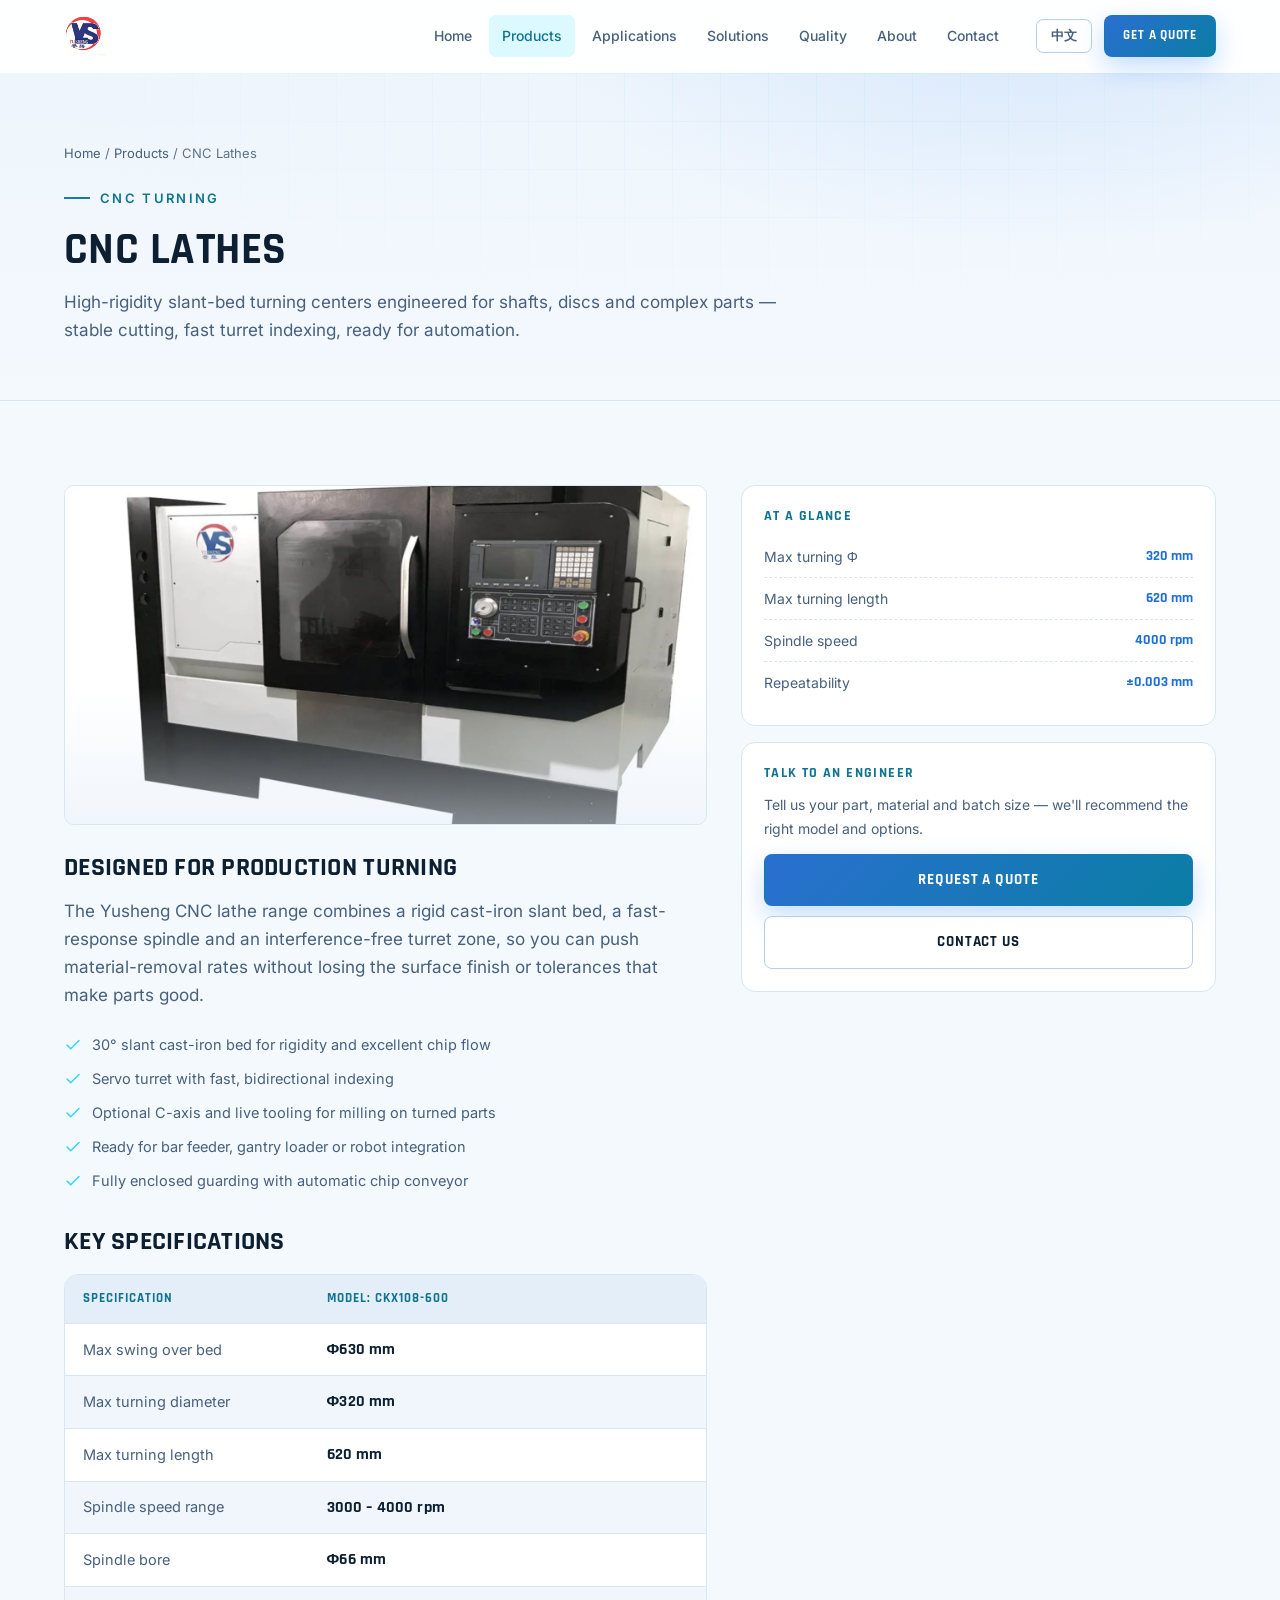
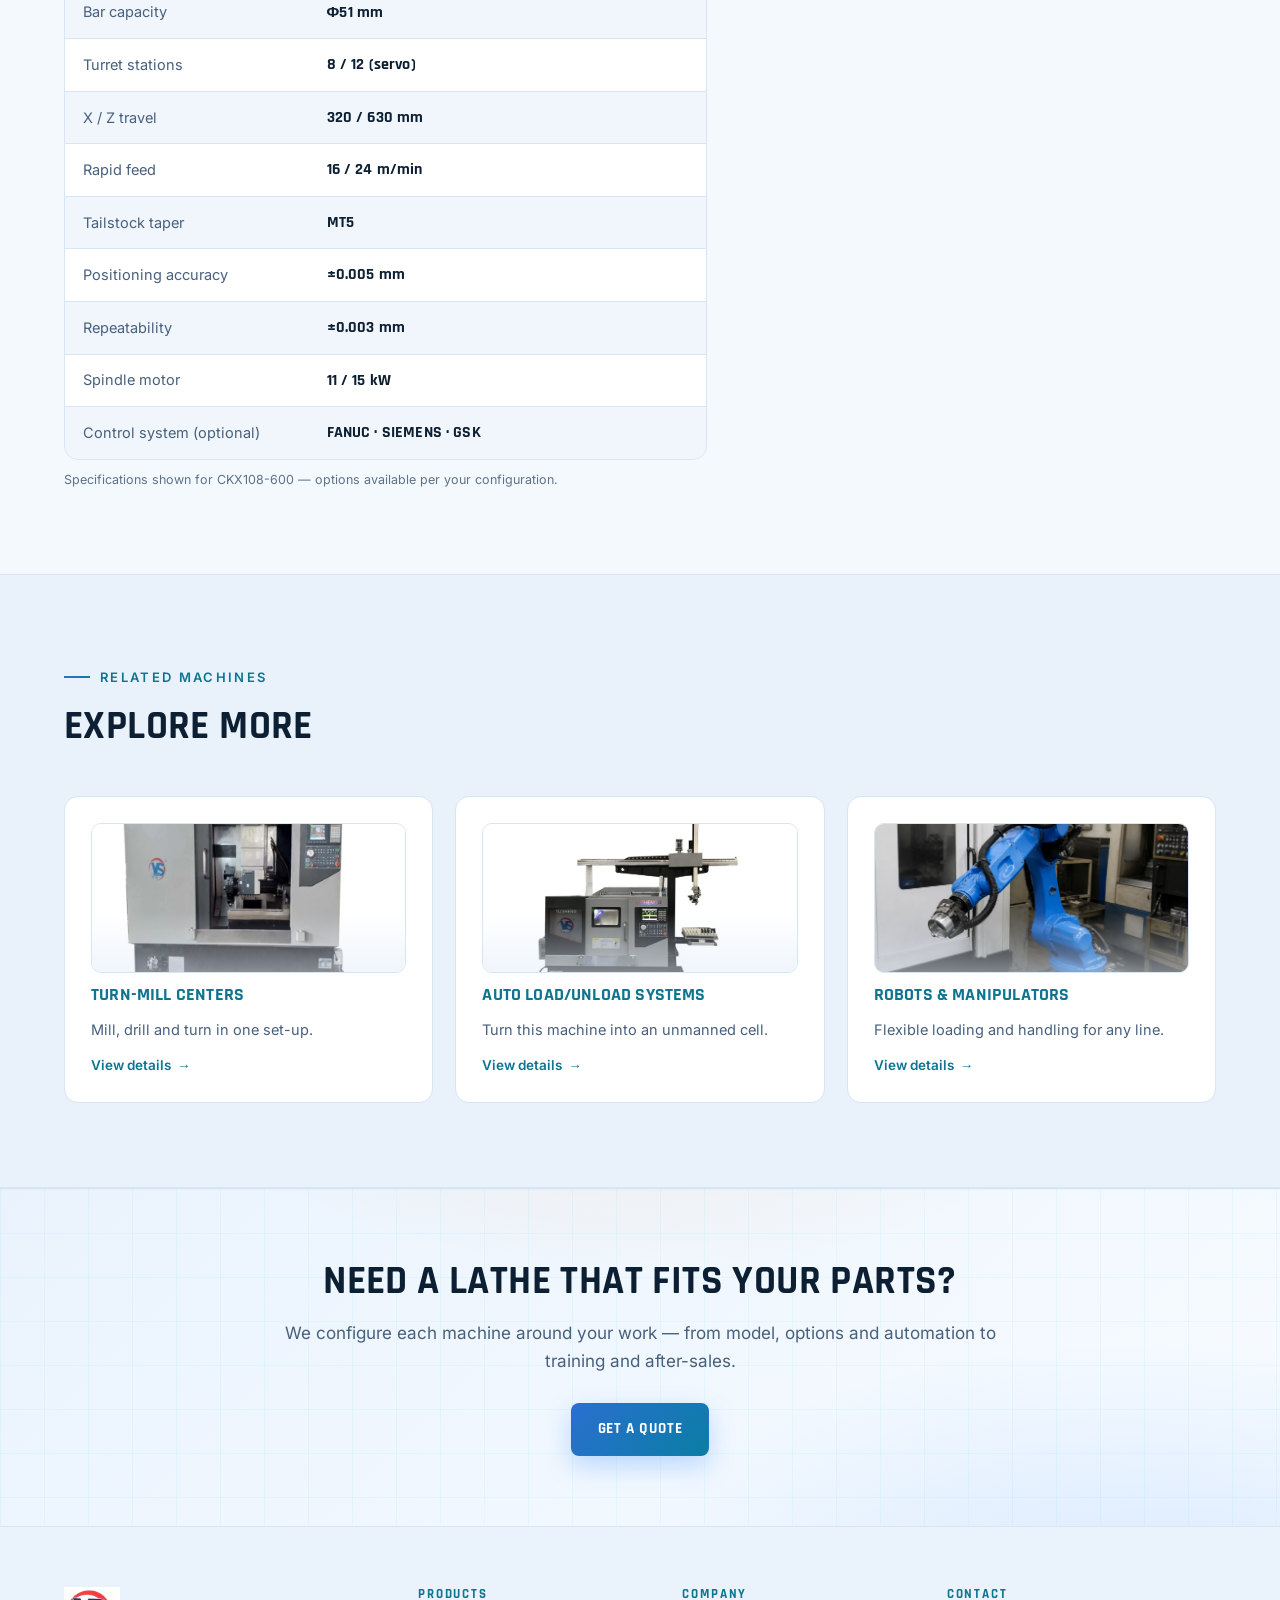
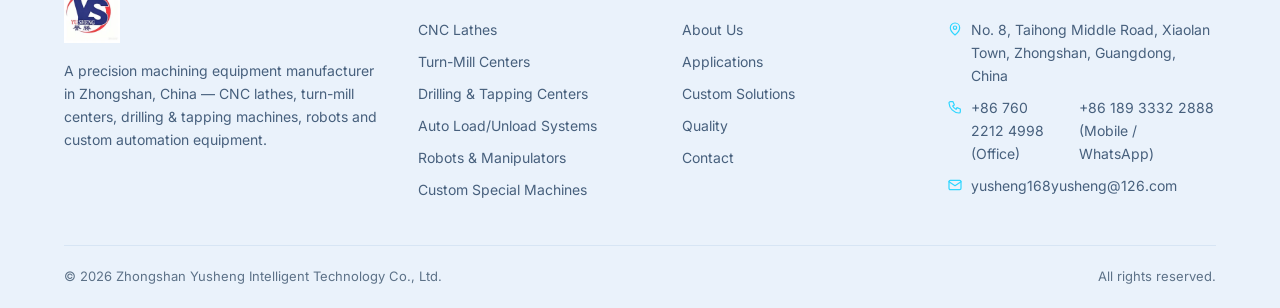
<file: product-cnc.html>
<!DOCTYPE html>
<html lang="en">
<head>
  <meta charset="UTF-8">
  <meta name="viewport" content="width=device-width, initial-scale=1.0">
  <title data-en="CNC Lathes — High-Rigidity Slant-Bed Turning Centers | Yusheng" data-zh="CNC 数控车床 — 高刚性斜床身车削中心 | 誉胜智能">CNC Lathes — High-Rigidity Slant-Bed Turning Centers | Yusheng</title>
  <link rel="canonical" href="https://yusheng-intelligent.pages.dev/product-cnc.html">
  <meta name="description" content="Yusheng CNC lathes: high-rigidity slant-bed turning centers for shafts, discs and complex parts, with servo turret, optional C-axis live tools and automation integration.">
  <meta property="og:title" content="Yusheng CNC Lathes — High-Rigidity Slant-Bed Turning Centers">
  <meta property="og:type" content="product">
  <meta property="og:url" content="https://yusheng-intelligent.pages.dev/product-cnc.html">
  <link rel="icon" type="image/png" href="assets/img/logo-favicon.png">
  <link rel="stylesheet" href="assets/css/style.css">
  <script type="application/ld+json">
  {
    "@context": "https://schema.org",
    "@type": "Product",
    "name": "Yusheng CNC Lathes",
    "brand": { "@type": "Brand", "name": "Yusheng" },
    "description": "High-rigidity slant-bed CNC turning centers for shafts, discs and complex parts, with servo turret, optional C-axis live tools and automation integration.",
    "url": "https://yusheng-intelligent.pages.dev/product-cnc.html",
    "manufacturer": { "@type": "Organization", "name": "Zhongshan Yusheng Intelligent Technology Co., Ltd." }
  }
  </script>
</head>
<body>

  <!-- ============ HEADER ============ -->
  <header class="site-header">
    <div class="container header-inner">
      <a class="brand" href="index.html">
        <img class="brand-logo" src="assets/img/logo.webp" alt="YU SHENG · 誉胜">
      </a>

      <nav class="nav" aria-label="Main">
        <a href="index.html" data-en="Home" data-zh="首页">Home</a>
        <a href="products.html" class="active" data-en="Products" data-zh="产品中心">Products</a>
        <a href="applications.html" data-en="Applications" data-zh="应用领域">Applications</a>
        <a href="solutions.html" data-en="Solutions" data-zh="定制方案">Solutions</a>
        <a href="quality.html" data-en="Quality" data-zh="质量保障">Quality</a>
        <a href="about.html" data-en="About" data-zh="关于我们">About</a>
        <a href="contact.html" data-en="Contact" data-zh="联系我们">Contact</a>
      </nav>

      <div class="header-actions">
        <button id="langToggle" class="lang-toggle" aria-label="Switch language">中文</button>
        <a class="btn btn-accent btn-sm" href="#" data-open-modal data-product="cnc" data-en="Get a Quote" data-zh="获取报价">Get a Quote</a>
        <button class="nav-toggle" aria-label="Menu"><span></span><span></span><span></span></button>
      </div>
    </div>
  </header>

  <!-- ============ PAGE HERO ============ -->
  <section class="page-hero">
    <div class="container">
      <nav class="breadcrumb" aria-label="Breadcrumb">
        <a href="index.html" data-en="Home" data-zh="首页">Home</a> / <a href="products.html" data-en="Products" data-zh="产品中心">Products</a> / <span data-en="CNC Lathes" data-zh="CNC 数控车床">CNC Lathes</span>
      </nav>
      <span class="eyebrow" data-en="CNC Turning" data-zh="数控车削">CNC Turning</span>
      <h1 data-en="CNC Lathes" data-zh="CNC 数控车床">CNC Lathes</h1>
      <p class="lead" style="margin-top:12px" data-en="High-rigidity slant-bed turning centers engineered for shafts, discs and complex parts — stable cutting, fast turret indexing, ready for automation."
         data-zh="面向轴类、盘类及复杂零件的高刚性斜床身车削中心——切削稳定、刀塔换刀快、可接自动化。">High-rigidity slant-bed turning centers engineered for shafts, discs and complex parts — stable cutting, fast turret indexing, ready for automation.</p>
    </div>
  </section>

  <!-- ============ DETAIL ============ -->
  <section class="section">
    <div class="container">
      <div class="detail-layout">
        <div>
          <!-- 产品图占位：生图工作流装入 -->
          <div class="card-img hero-img"><img src="assets/img/P01-cnc-lathe.webp" alt="Yusheng CNC lathe with the sliding door open, showing the work area and the operator control panel" loading="eager" decoding="async"></div>

          <h2 style="font-size:26px;margin-bottom:14px" data-en="Designed for Production Turning" data-zh="为量产车削而设计">Designed for Production Turning</h2>
          <p class="lead" data-en="The Yusheng CNC lathe range combines a rigid cast-iron slant bed, a fast-response spindle and an interference-free turret zone, so you can push material-removal rates without losing the surface finish or tolerances that make parts good."
             data-zh="誉胜数控车床系列将高刚性铸铁斜床身、高响应主轴与无障碍刀塔区相结合，在提升材料去除率的同时，保持零件所需的表面质量与公差。">The Yusheng CNC lathe range combines a rigid cast-iron slant bed, a fast-response spindle and an interference-free turret zone, so you can push material-removal rates without losing the surface finish or tolerances that make parts good.</p>

          <ul class="check-list" style="margin:24px 0 34px">
            <li><svg viewBox="0 0 24 24" fill="none" stroke="#2fd6ff" stroke-width="2" stroke-linecap="round" stroke-linejoin="round"><path d="M20 6L9 17l-5-5"/></svg><span data-en="30° slant cast-iron bed for rigidity and excellent chip flow" data-zh="30° 斜床身铸铁结构，刚性强、排屑顺畅">30° slant cast-iron bed for rigidity and excellent chip flow</span></li>
            <li><svg viewBox="0 0 24 24" fill="none" stroke="#2fd6ff" stroke-width="2" stroke-linecap="round" stroke-linejoin="round"><path d="M20 6L9 17l-5-5"/></svg><span data-en="Servo turret with fast, bidirectional indexing" data-zh="伺服刀塔，双向就近换刀，速度快">Servo turret with fast, bidirectional indexing</span></li>
            <li><svg viewBox="0 0 24 24" fill="none" stroke="#2fd6ff" stroke-width="2" stroke-linecap="round" stroke-linejoin="round"><path d="M20 6L9 17l-5-5"/></svg><span data-en="Optional C-axis and live tooling for milling on turned parts" data-zh="可选 C 轴与动力刀塔，车削件上直接铣削">Optional C-axis and live tooling for milling on turned parts</span></li>
            <li><svg viewBox="0 0 24 24" fill="none" stroke="#2fd6ff" stroke-width="2" stroke-linecap="round" stroke-linejoin="round"><path d="M20 6L9 17l-5-5"/></svg><span data-en="Ready for bar feeder, gantry loader or robot integration" data-zh="预留棒料送料器、桁架机械手或机器人接口">Ready for bar feeder, gantry loader or robot integration</span></li>
            <li><svg viewBox="0 0 24 24" fill="none" stroke="#2fd6ff" stroke-width="2" stroke-linecap="round" stroke-linejoin="round"><path d="M20 6L9 17l-5-5"/></svg><span data-en="Fully enclosed guarding with automatic chip conveyor" data-zh="全封闭防护罩配自动排屑器">Fully enclosed guarding with automatic chip conveyor</span></li>
          </ul>

          <!-- 规格表为示意参数：请替换为贵司实际机型数据 -->
          <h2 style="font-size:26px;margin-bottom:18px" data-en="Key Specifications" data-zh="主要规格">Key Specifications</h2>
          <div class="spec-wrap" data-reveal>
            <table class="spec-table">
              <thead>
                <tr>
                  <th data-en="Specification" data-zh="规格项">Specification</th>
                  <th data-en="Model: CKX108-600" data-zh="型号：CKX108-600">Model: CKX108-600</th>
                </tr>
              </thead>
              <tbody>
                <tr><td data-en="Max swing over bed" data-zh="床身最大回转直径">Max swing over bed</td><td><b>Φ630 mm</b></td></tr>
                <tr><td data-en="Max turning diameter" data-zh="最大加工直径">Max turning diameter</td><td><b>Φ320 mm</b></td></tr>
                <tr><td data-en="Max turning length" data-zh="最大加工长度">Max turning length</td><td><b>620 mm</b></td></tr>
                <tr><td data-en="Spindle speed range" data-zh="主轴转速范围">Spindle speed range</td><td><b>3000 – 4000 rpm</b></td></tr>
                <tr><td data-en="Spindle bore" data-zh="主轴通孔直径">Spindle bore</td><td><b>Φ66 mm</b></td></tr>
                <tr><td data-en="Bar capacity" data-zh="最大棒料直径">Bar capacity</td><td><b>Φ51 mm</b></td></tr>
                <tr><td data-en="Turret stations" data-zh="刀塔刀位数">Turret stations</td><td><b>8 / 12 (servo)</b></td></tr>
                <tr><td data-en="X / Z travel" data-zh="X / Z 轴行程">X / Z travel</td><td><b>320 / 630 mm</b></td></tr>
                <tr><td data-en="Rapid feed" data-zh="快速进给速度">Rapid feed</td><td><b>16 / 24 m/min</b></td></tr>
                <tr><td data-en="Tailstock taper" data-zh="尾座锥度">Tailstock taper</td><td><b>MT5</b></td></tr>
                <tr><td data-en="Positioning accuracy" data-zh="定位精度">Positioning accuracy</td><td><b>±0.005 mm</b></td></tr>
                <tr><td data-en="Repeatability" data-zh="重复定位精度">Repeatability</td><td><b>±0.003 mm</b></td></tr>
                <tr><td data-en="Spindle motor" data-zh="主轴电机功率">Spindle motor</td><td><b>11 / 15 kW</b></td></tr>
                <tr><td data-en="Control system (optional)" data-zh="数控系统（可选）">Control system (optional)</td><td><b>FANUC · SIEMENS · GSK</b></td></tr>
              </tbody>
            </table>
          </div>
          <p style="color:var(--dim);font-size:12.5px;margin-top:10px" data-en="Specifications shown for CKX108-600 — options available per your configuration."
             data-zh="以上为 CKX108-600 参数——选配项按您的配置为准。">Specifications shown for CKX108-600 — options available per your configuration.</p>
        </div>

        <!-- ===== SIDEBAR ===== -->
        <aside class="side-sticky">
          <div class="side-card">
            <h3 data-en="At a glance" data-zh="快速一览">At a glance</h3>
            <div class="row"><span data-en="Max turning Φ" data-zh="最大加工直径">Max turning Φ</span><b>320 mm</b></div>
            <div class="row"><span data-en="Max turning length" data-zh="最大加工长度">Max turning length</span><b>620 mm</b></div>
            <div class="row"><span data-en="Spindle speed" data-zh="主轴转速">Spindle speed</span><b>4000 rpm</b></div>
            <div class="row"><span data-en="Repeatability" data-zh="重复定位精度">Repeatability</span><b>±0.003 mm</b></div>
          </div>

          <div class="side-card">
            <h3 data-en="Talk to an engineer" data-zh="与工程师沟通">Talk to an engineer</h3>
            <p style="font-size:14px;color:var(--muted);margin-bottom:14px" data-en="Tell us your part, material and batch size — we'll recommend the right model and options."
               data-zh="告诉我们您的零件、材料与批量，我们为您推荐合适的机型与配置。">Tell us your part, material and batch size — we'll recommend the right model and options.</p>
            <a class="btn btn-accent" href="#" data-open-modal data-product="cnc" style="width:100%;justify-content:center" data-en="Request a Quote" data-zh="获取报价">Request a Quote</a>
            <a class="btn btn-ghost" href="contact.html" style="width:100%;justify-content:center;margin-top:10px" data-en="Contact Us" data-zh="联系我们">Contact Us</a>
          </div>
        </aside>
      </div>
    </div>
  </section>

  <!-- ============ RELATED ============ -->
  <section class="section alt">
    <div class="container">
      <div class="sec-head" data-reveal>
        <span class="eyebrow" data-en="Related machines" data-zh="相关设备">Related machines</span>
        <h2 data-en="Explore More" data-zh="了解更多">Explore More</h2>
      </div>
      <div class="grid grid-3">
        <a class="card" href="product-turnmill.html" data-reveal>
          <div class="card-img"><img src="assets/img/P02-turnmill.webp" alt="Yusheng turn-mill centre with the door open, showing the tool turret and spindle" loading="lazy" decoding="async"></div>
          <h3 data-en="Turn-Mill Centers" data-zh="车铣复合机">Turn-Mill Centers</h3>
          <p data-en="Mill, drill and turn in one set-up." data-zh="一次装夹完成车铣钻多工序。">Mill, drill and turn in one set-up.</p>
          <span class="more" data-en="View details" data-zh="查看详情">View details</span>
        </a>
        <a class="card" href="product-auto.html" data-reveal>
          <div class="card-img"><img src="assets/img/P04-loader.webp" alt="Yusheng CNC lathe fitted with an overhead gantry loader and a stacked part tray for unmanned running" loading="lazy" decoding="async"></div>
          <h3 data-en="Auto Load/Unload Systems" data-zh="自动化上下料装置">Auto Load/Unload Systems</h3>
          <p data-en="Turn this machine into an unmanned cell." data-zh="让这台机床变身无人化单元。">Turn this machine into an unmanned cell.</p>
          <span class="more" data-en="View details" data-zh="查看详情">View details</span>
        </a>
        <a class="card" href="product-robot.html" data-reveal>
          <div class="card-img"><img src="assets/img/P05-robot.webp" alt="Six-axis robot arm holding a machined aluminium part beside a CNC machine" loading="lazy" decoding="async"></div>
          <h3 data-en="Robots & Manipulators" data-zh="机械手">Robots &amp; Manipulators</h3>
          <p data-en="Flexible loading and handling for any line." data-zh="为任意产线提供柔性上下料与搬运。">Flexible loading and handling for any line.</p>
          <span class="more" data-en="View details" data-zh="查看详情">View details</span>
        </a>
      </div>
    </div>
  </section>

  <!-- ============ CTA BAND ============ -->
  <section class="cta-band">
    <div class="container cta-inner" data-reveal>
      <h2 data-en="Need a lathe that fits your parts?" data-zh="需要一台匹配您零件的车床？">Need a lathe that fits your parts?</h2>
      <p class="lead" data-en="We configure each machine around your work — from model, options and automation to training and after-sales."
         data-zh="我们围绕您的工件配置每一台设备——从机型、选配、自动化到培训与售后。">We configure each machine around your work — from model, options and automation to training and after-sales.</p>
      <div class="hero-cta">
        <a class="btn btn-accent" href="#" data-open-modal data-product="cnc" data-en="Get a Quote" data-zh="获取报价">Get a Quote</a>
      </div>
    </div>
  </section>

  <!-- ============ FOOTER ============ -->
  <footer class="site-footer">
    <div class="container">
      <div class="footer-grid">
        <div class="footer-brand">
          <a class="brand" href="index.html">
            <img class="brand-logo" src="assets/img/logo.webp" alt="YU SHENG · 誉胜">
          </a>
          <p data-en="A precision machining equipment manufacturer in Zhongshan, China — CNC lathes, turn-mill centers, drilling &amp; tapping machines, robots and custom automation equipment."
             data-zh="位于中国中山的精密加工装备制造商——CNC 数控车床、车铣复合机、钻攻中心、机械手及定制自动化设备。">A precision machining equipment manufacturer in Zhongshan, China — CNC lathes, turn-mill centers, drilling &amp; tapping machines, robots and custom automation equipment.</p>
        </div>

        <div class="footer-col">
          <h2 class="footer-title" data-en="Products" data-zh="产品中心">Products</h2>
          <ul>
            <li><a href="product-cnc.html" data-en="CNC Lathes" data-zh="CNC 数控车床">CNC Lathes</a></li>
            <li><a href="product-turnmill.html" data-en="Turn-Mill Centers" data-zh="车铣复合机">Turn-Mill Centers</a></li>
            <li><a href="product-drilling.html" data-en="Drilling &amp; Tapping Centers" data-zh="高速钻攻中心">Drilling &amp; Tapping Centers</a></li>
            <li><a href="product-auto.html" data-en="Auto Load/Unload Systems" data-zh="自动化上下料装置">Auto Load/Unload Systems</a></li>
            <li><a href="product-robot.html" data-en="Robots &amp; Manipulators" data-zh="机械手">Robots &amp; Manipulators</a></li>
            <li><a href="product-custom.html" data-en="Custom Special Machines" data-zh="定制专用设备">Custom Special Machines</a></li>
          </ul>
        </div>

        <div class="footer-col">
          <h2 class="footer-title" data-en="Company" data-zh="公司">Company</h2>
          <ul>
            <li><a href="about.html" data-en="About Us" data-zh="关于我们">About Us</a></li>
            <li><a href="applications.html" data-en="Applications" data-zh="应用领域">Applications</a></li>
            <li><a href="solutions.html" data-en="Custom Solutions" data-zh="定制方案">Custom Solutions</a></li>
            <li><a href="quality.html" data-en="Quality" data-zh="质量保障">Quality</a></li>
            <li><a href="contact.html" data-en="Contact" data-zh="联系我们">Contact</a></li>
          </ul>
        </div>

        <div class="footer-col">
          <h2 class="footer-title" data-en="Contact" data-zh="联系方式">Contact</h2>
          <ul>
            <li><svg viewBox="0 0 24 24" fill="none" stroke="#2fd6ff" stroke-width="1.8" stroke-linecap="round" stroke-linejoin="round"><path d="M12 21s-7-5.6-7-11a7 7 0 0 1 14 0c0 5.4-7 11-7 11z"/><circle cx="12" cy="10" r="2.5"/></svg><span data-en="No. 8, Taihong Middle Road, Xiaolan Town, Zhongshan, Guangdong, China" data-zh="中国广东省中山市小榄镇泰弘中路8号">No. 8, Taihong Middle Road, Xiaolan Town, Zhongshan, Guangdong, China</span></li>
            <li><svg viewBox="0 0 24 24" fill="none" stroke="#2fd6ff" stroke-width="1.8" stroke-linecap="round" stroke-linejoin="round"><path d="M5 4h4l2 5-2.5 1.5a12 12 0 0 0 5 5L15 13l5 2v4a2 2 0 0 1-2 2A16 16 0 0 1 3 6a2 2 0 0 1 2-2z"/></svg><span data-en="+86 760 2212 4998 (Office)" data-zh="+86 760 2212 4998（办公室）">+86 760 2212 4998 (Office)</span><br><span data-en="+86 189 3332 2888 (Mobile / WhatsApp)" data-zh="+86 189 3332 2888（手机 / 微信 / WhatsApp）">+86 189 3332 2888 (Mobile / WhatsApp)</span></li>
            <li><svg viewBox="0 0 24 24" fill="none" stroke="#2fd6ff" stroke-width="1.8" stroke-linecap="round" stroke-linejoin="round"><rect x="3" y="5" width="18" height="14" rx="2"/><path d="M3 7l9 6 9-6"/></svg><span>yusheng168yusheng@126.com</span></li>
          </ul>
        </div>
      </div>

      <div class="footer-bottom">
        <span>© <span id="year">2026</span> <span data-en="Zhongshan Yusheng Intelligent Technology Co., Ltd." data-zh="中山市誉胜智能科技有限公司">Zhongshan Yusheng Intelligent Technology Co., Ltd.</span></span>
        <span data-en="All rights reserved." data-zh="版权所有。">All rights reserved.</span>
      </div>
    </div>
  </footer>

  <!-- ============ INQUIRY MODAL ============ -->
  <div class="modal-overlay" id="inquiryModal">
    <div class="modal">
      <button class="close-btn" id="modalClose" aria-label="Close">×</button>
      <h3 data-en="Request a Quote" data-zh="获取报价">Request a Quote</h3>
      <p data-en="Tell us what you machine — our engineers will reply within 24 hours with a recommendation and quotation."
         data-zh="告诉我们您的加工需求，我们的工程师将在 24 小时内回复并提供建议与报价。">Tell us what you machine — our engineers will reply within 24 hours with a recommendation and quotation.</p>
      <form data-ajax novalidate>
        <div class="form-group">
          <label data-en="Product of Interest" data-zh="感兴趣的产品">Product of Interest</label>
          <select name="product" id="inquiryProduct">
            <option value="cnc" data-en="CNC Lathe" data-zh="CNC 数控车床">CNC Lathe</option>
            <option value="turnmill" data-en="Turn-Mill Center" data-zh="车铣复合机">Turn-Mill Center</option>
            <option value="drilling" data-en="Drilling &amp; Tapping Center" data-zh="高速钻攻中心">Drilling &amp; Tapping Center</option>
            <option value="auto" data-en="Auto Load/Unload System" data-zh="自动化上下料装置">Auto Load/Unload System</option>
            <option value="robot" data-en="Robot / Manipulator" data-zh="机械手">Robot / Manipulator</option>
            <option value="custom" data-en="Custom Special Machine" data-zh="定制专用设备">Custom Special Machine</option>
          </select>
        </div>
        <div class="form-group">
          <label data-en="Your Name" data-zh="您的姓名">Your Name</label>
          <input name="name" type="text" data-en-ph="Full name" data-zh-ph="您的姓名" placeholder="Full name">
        </div>
        <div class="form-group">
          <label data-en="Email" data-zh="邮箱">Email</label>
          <input name="email" type="email" data-en-ph="you@company.com" data-zh-ph="you@company.com" placeholder="you@company.com">
        </div>
        <div class="form-group">
          <label data-en="Company (optional)" data-zh="公司名称（选填）">Company (optional)</label>
          <input name="company" type="text" data-en-ph="Your company" data-zh-ph="您的公司" placeholder="Your company">
        </div>
        <div class="form-group">
          <label data-en="Phone / WhatsApp (optional)" data-zh="电话 / WhatsApp（选填）">Phone / WhatsApp (optional)</label>
          <input name="phone" type="tel" data-en-ph="+86 ..." data-zh-ph="+86 ..." placeholder="+86 ...">
        </div>
        <div class="form-group">
          <label data-en="Your Message" data-zh="您的需求">Your Message</label>
          <textarea name="message" data-en-ph="Part description, quantity, target delivery…" data-zh-ph="零件描述、数量、目标交付……" placeholder="Part description, quantity, target delivery…"></textarea>
        </div>
        <button type="submit" class="btn btn-accent" style="width:100%;justify-content:center" data-en="Send Inquiry" data-zh="提交询盘">Send Inquiry</button>
        <div class="form-note" data-en="Your information is kept confidential." data-zh="您的信息将被严格保密。">Your information is kept confidential.</div>
      </form>
    </div>
  </div>

  <script src="assets/js/main.js"></script>
</body>
</html>
</file>
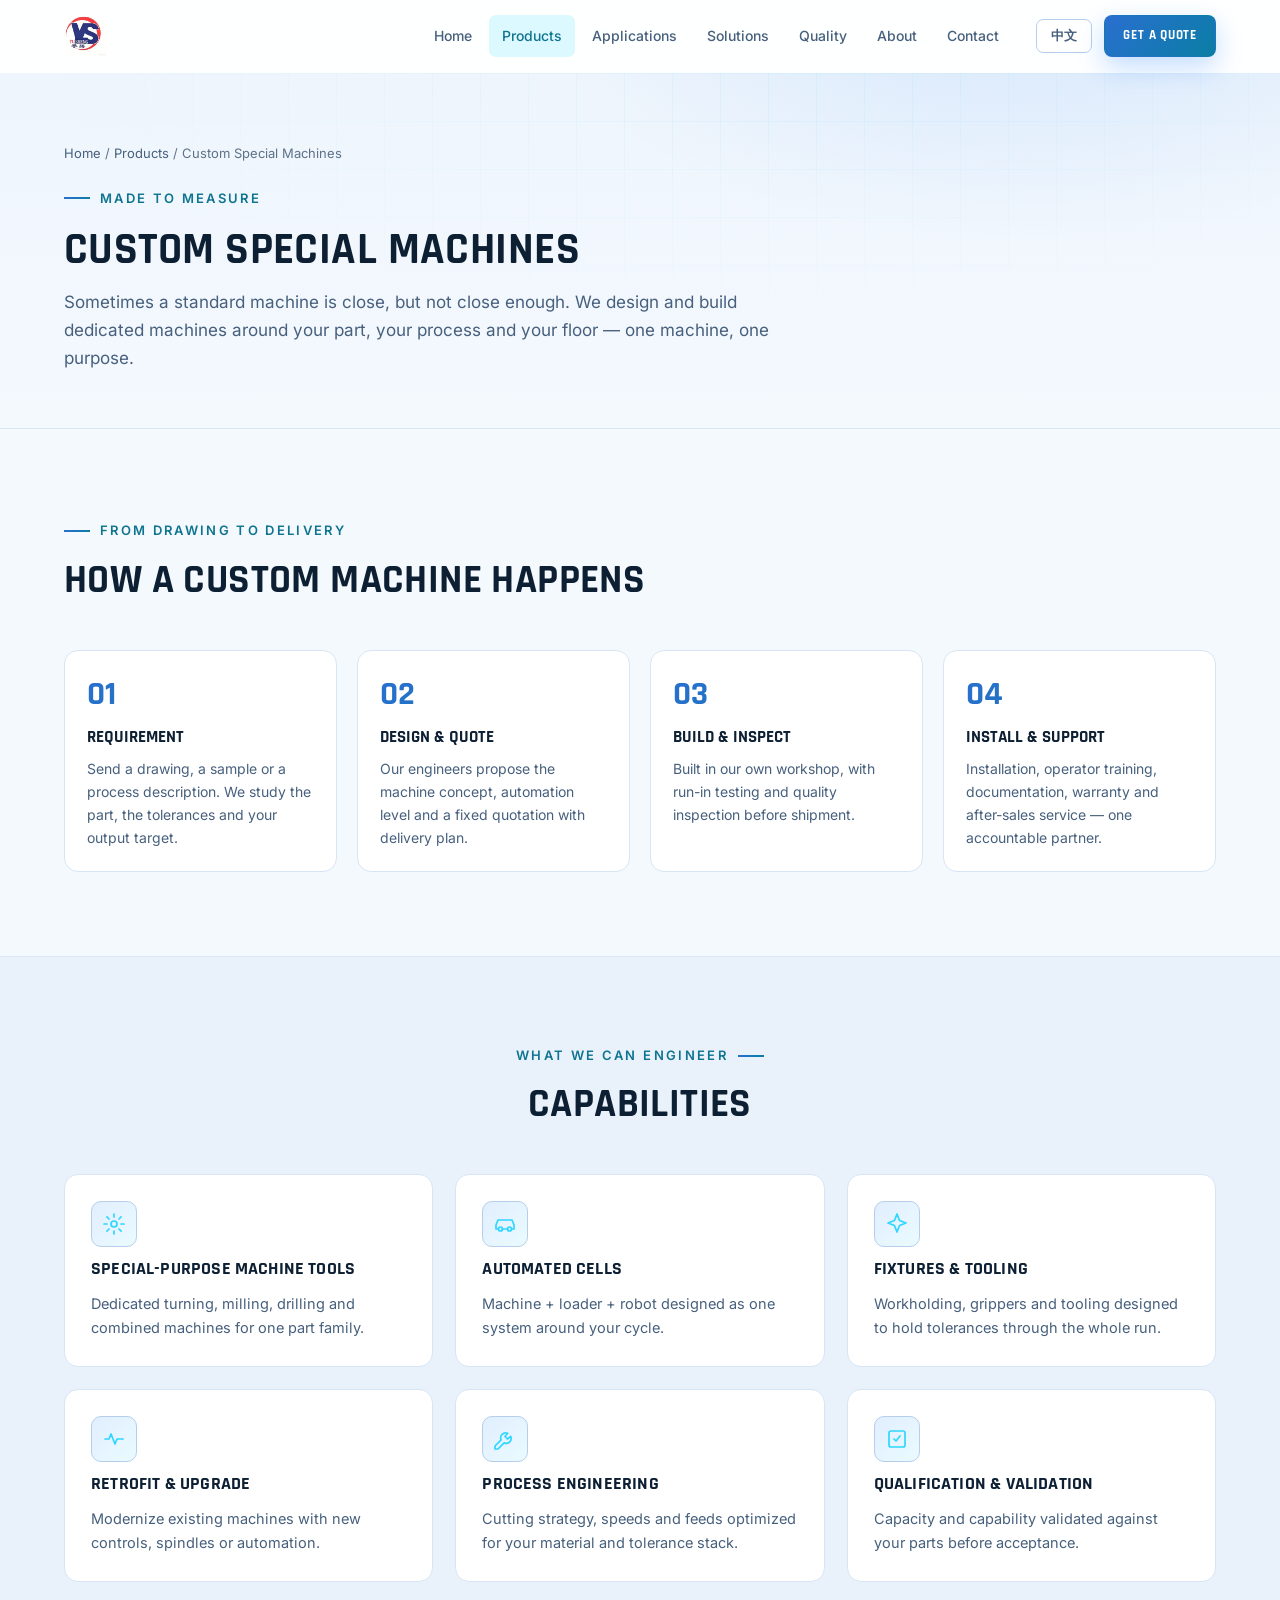
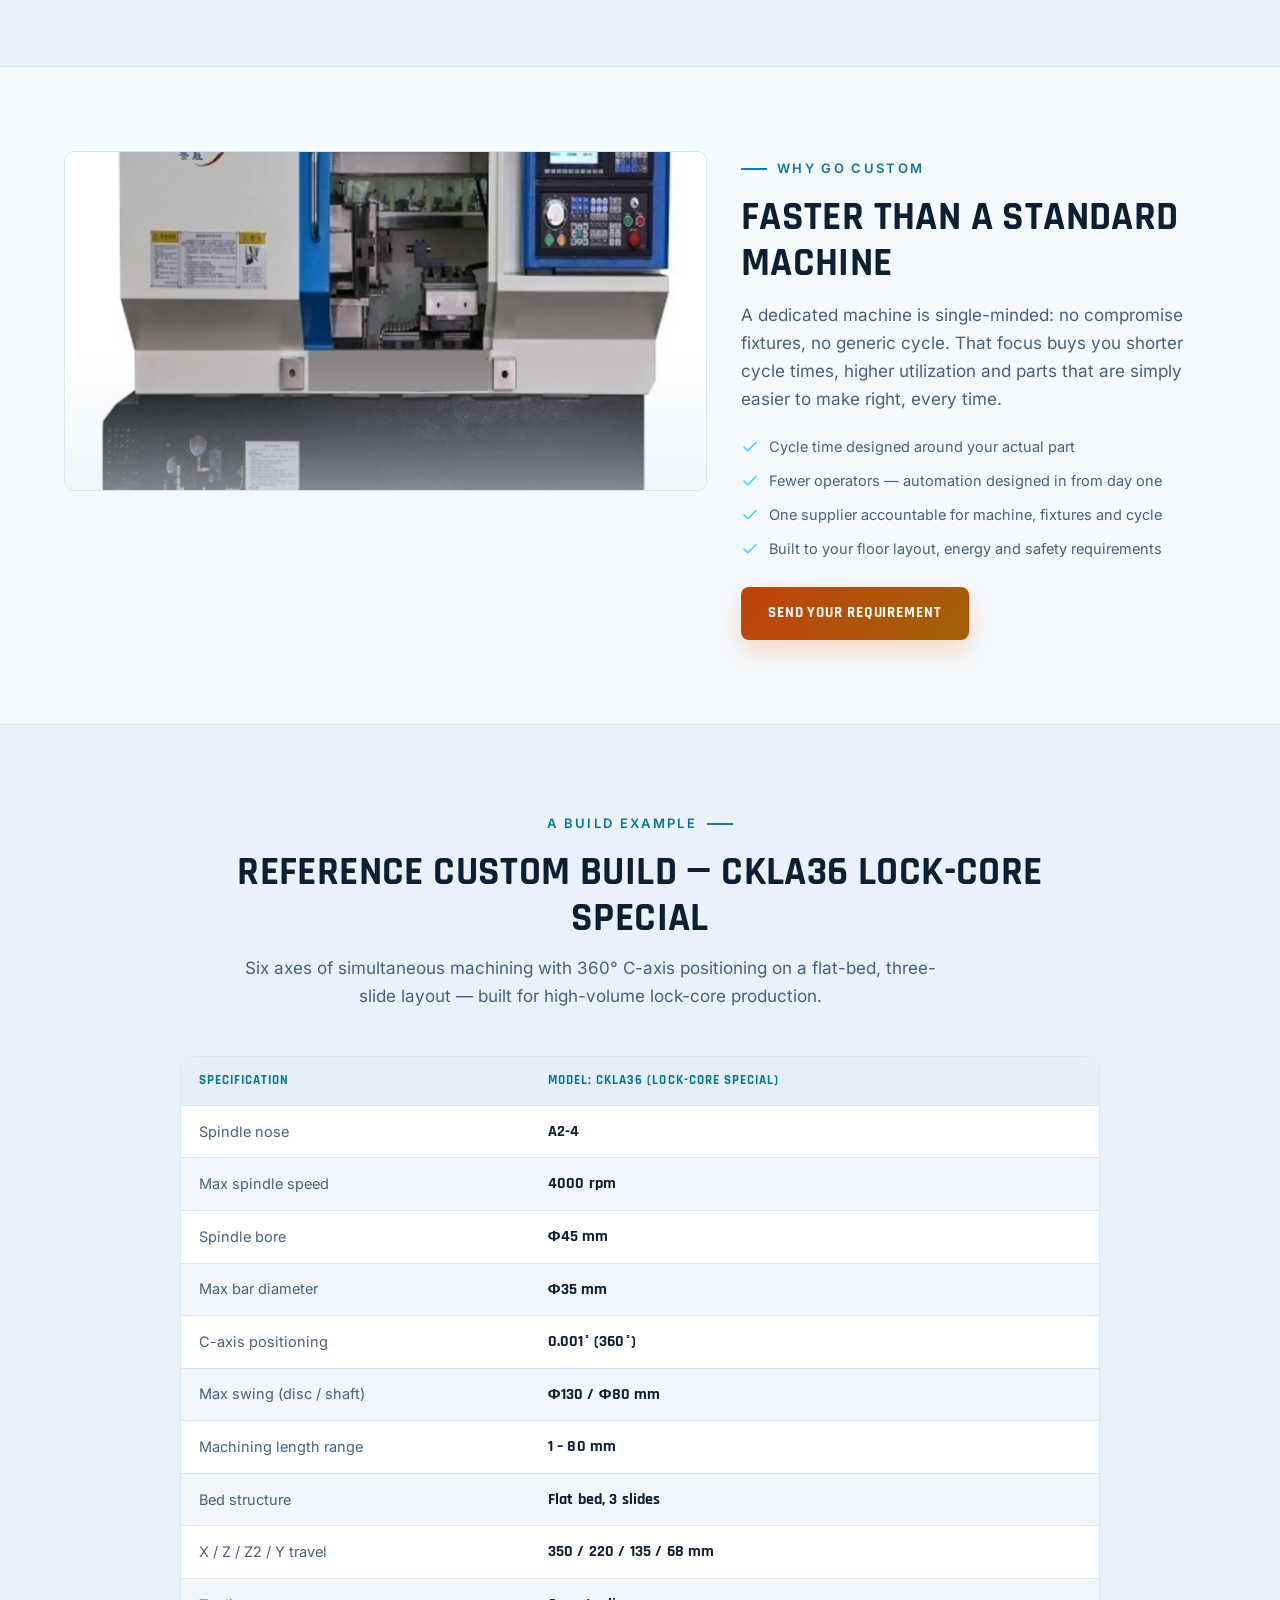
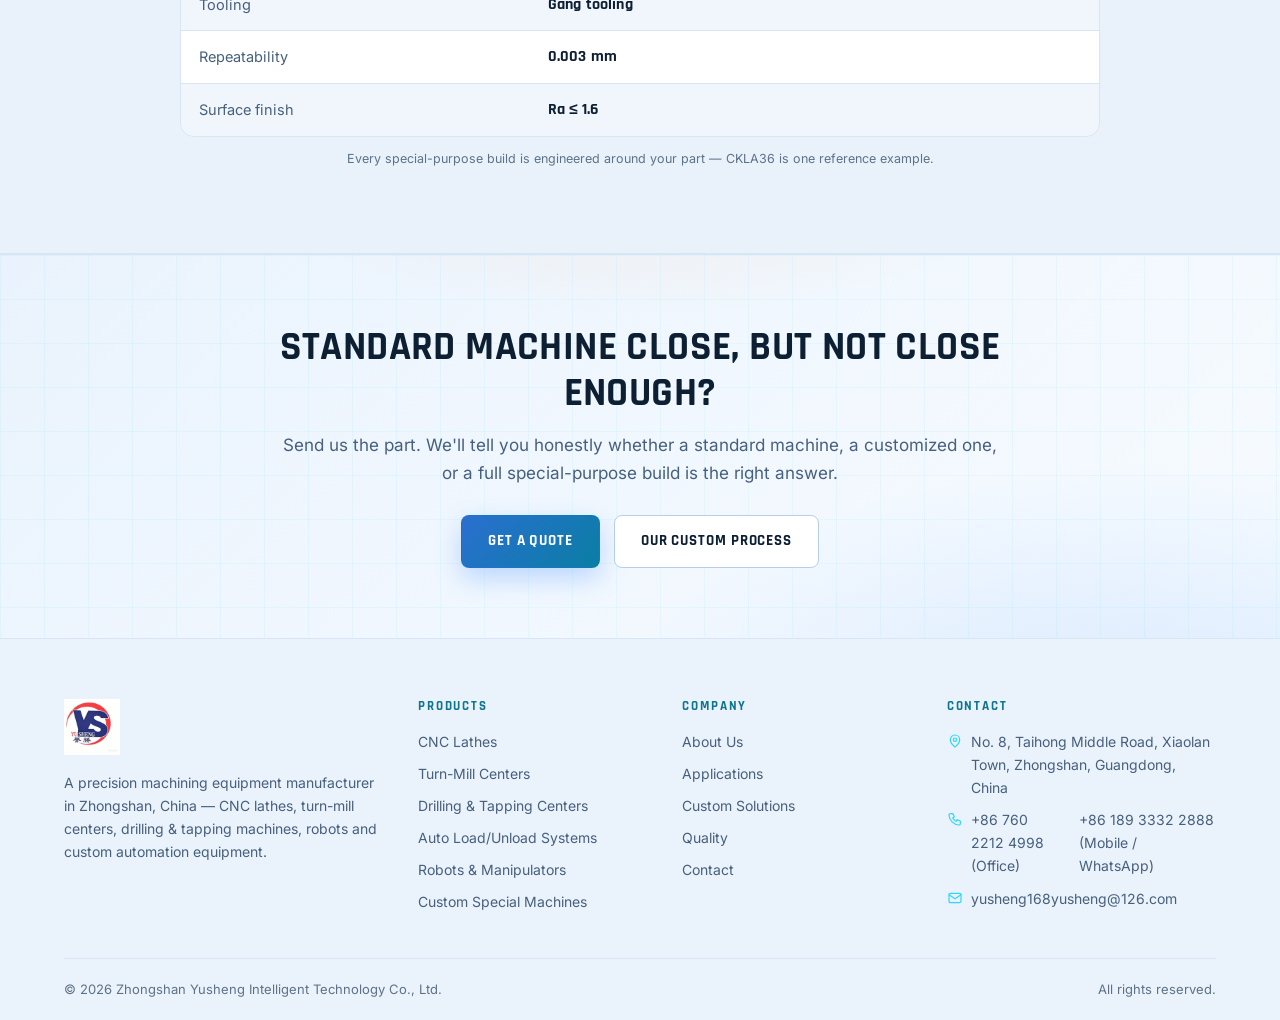
<file: product-custom.html>
<!DOCTYPE html>
<html lang="en">
<head>
  <meta charset="UTF-8">
  <meta name="viewport" content="width=device-width, initial-scale=1.0">
  <title data-en="Custom Special Machines — Dedicated Machinery Built Around Your Part | Yusheng" data-zh="定制专用设备 — 围绕您的零件定制专用机床 | 誉胜智能">Custom Special Machines — Dedicated Machinery Built Around Your Part | Yusheng</title>
  <link rel="canonical" href="https://yusheng-intelligent.pages.dev/product-custom.html">
  <meta name="description" content="Yusheng designs and builds special-purpose machines and complete automation cells around your parts, process and floor layout — one machine, one purpose.">
  <meta property="og:title" content="Yusheng Custom Special Machines — Built Around Your Part">
  <meta property="og:type" content="product">
  <meta property="og:url" content="https://yusheng-intelligent.pages.dev/product-custom.html">
  <link rel="icon" type="image/png" href="assets/img/logo-favicon.png">
  <link rel="stylesheet" href="assets/css/style.css">
  <script type="application/ld+json">
  {
    "@context": "https://schema.org",
    "@type": "Service",
    "serviceType": "Custom Special-Purpose Machine Design & Build",
    "provider": { "@type": "Organization", "name": "Zhongshan Yusheng Intelligent Technology Co., Ltd." },
    "description": "Dedicated machines engineered around your parts, process and floor layout — one machine, one purpose, maximum output.",
    "url": "https://yusheng-intelligent.pages.dev/product-custom.html"
  }
  </script>
</head>
<body>

  <!-- ============ HEADER ============ -->
  <header class="site-header">
    <div class="container header-inner">
      <a class="brand" href="index.html">
        <img class="brand-logo" src="assets/img/logo.webp" alt="YU SHENG · 誉胜">
      </a>

      <nav class="nav" aria-label="Main">
        <a href="index.html" data-en="Home" data-zh="首页">Home</a>
        <a href="products.html" class="active" data-en="Products" data-zh="产品中心">Products</a>
        <a href="applications.html" data-en="Applications" data-zh="应用领域">Applications</a>
        <a href="solutions.html" data-en="Solutions" data-zh="定制方案">Solutions</a>
        <a href="quality.html" data-en="Quality" data-zh="质量保障">Quality</a>
        <a href="about.html" data-en="About" data-zh="关于我们">About</a>
        <a href="contact.html" data-en="Contact" data-zh="联系我们">Contact</a>
      </nav>

      <div class="header-actions">
        <button id="langToggle" class="lang-toggle" aria-label="Switch language">中文</button>
        <a class="btn btn-accent btn-sm" href="#" data-open-modal data-product="custom" data-en="Get a Quote" data-zh="获取报价">Get a Quote</a>
        <button class="nav-toggle" aria-label="Menu"><span></span><span></span><span></span></button>
      </div>
    </div>
  </header>

  <!-- ============ PAGE HERO ============ -->
  <section class="page-hero">
    <div class="container">
      <nav class="breadcrumb" aria-label="Breadcrumb">
        <a href="index.html" data-en="Home" data-zh="首页">Home</a> / <a href="products.html" data-en="Products" data-zh="产品中心">Products</a> / <span data-en="Custom Special Machines" data-zh="定制专用设备">Custom Special Machines</span>
      </nav>
      <span class="eyebrow" data-en="Made to Measure" data-zh="按需定制">Made to Measure</span>
      <h1 data-en="Custom Special Machines" data-zh="定制专用设备">Custom Special Machines</h1>
      <p class="lead" style="margin-top:12px" data-en="Sometimes a standard machine is close, but not close enough. We design and build dedicated machines around your part, your process and your floor — one machine, one purpose."
         data-zh="有时标准机床很接近，但还差一点。我们围绕您的零件、工艺与车间布局，设计并制造专用设备——一机一用。">Sometimes a standard machine is close, but not close enough. We design and build dedicated machines around your part, your process and your floor — one machine, one purpose.</p>
    </div>
  </section>

  <!-- ============ HOW WE WORK ============ -->
  <section class="section">
    <div class="container">
      <div class="sec-head" data-reveal>
        <span class="eyebrow" data-en="From drawing to delivery" data-zh="从图纸到交付">From drawing to delivery</span>
        <h2 data-en="How a Custom Machine Happens" data-zh="专用设备如何诞生">How a Custom Machine Happens</h2>
      </div>

      <div class="steps" data-reveal>
        <div class="step">
          <b data-en="Requirement" data-zh="需求分析">Requirement</b>
          <p data-en="Send a drawing, a sample or a process description. We study the part, the tolerances and your output target."
             data-zh="提供图纸、样品或工艺描述。我们研究零件、公差与您的产能目标。">Send a drawing, a sample or a process description. We study the part, the tolerances and your output target.</p>
        </div>
        <div class="step">
          <b data-en="Design & Quote" data-zh="方案与报价">Design &amp; Quote</b>
          <p data-en="Our engineers propose the machine concept, automation level and a fixed quotation with delivery plan."
             data-zh="工程师提出设备方案、自动化程度与含交付计划的明确报价。">Our engineers propose the machine concept, automation level and a fixed quotation with delivery plan.</p>
        </div>
        <div class="step">
          <b data-en="Build & Inspect" data-zh="制造与检验">Build &amp; Inspect</b>
          <p data-en="Built in our own workshop, with run-in testing and quality inspection before shipment."
             data-zh="在我们的车间制造，出厂前完成运行测试与质量检验。">Built in our own workshop, with run-in testing and quality inspection before shipment.</p>
        </div>
        <div class="step">
          <b data-en="Install & Support" data-zh="安装与支持">Install &amp; Support</b>
          <p data-en="Installation, operator training, documentation, warranty and after-sales service — one accountable partner."
             data-zh="安装、操作培训、文档、保修与售后——一个负责到底的伙伴。">Installation, operator training, documentation, warranty and after-sales service — one accountable partner.</p>
        </div>
      </div>
    </div>
  </section>

  <!-- ============ CAPABILITIES ============ -->
  <section class="section alt">
    <div class="container">
      <div class="sec-head center" data-reveal>
        <span class="eyebrow" data-en="What we can engineer" data-zh="我们具备的能力">What we can engineer</span>
        <h2 data-en="Capabilities" data-zh="定制能力">Capabilities</h2>
      </div>

      <div class="grid grid-3">
        <div class="card" data-reveal>
          <span class="ic"><svg viewBox="0 0 24 24" fill="none" stroke="#2fd6ff" stroke-width="1.7" stroke-linecap="round" stroke-linejoin="round"><circle cx="12" cy="12" r="3"/><path d="M12 2v3M12 19v3M2 12h3M19 12h3M4.9 4.9l2.1 2.1M17 17l2.1 2.1M19.1 4.9L17 7M7 17l-2.1 2.1"/></svg></span>
          <h3 data-en="Special-Purpose Machine Tools" data-zh="专用机床">Special-Purpose Machine Tools</h3>
          <p data-en="Dedicated turning, milling, drilling and combined machines for one part family."
             data-zh="针对单一零件族定制的车、铣、钻及复合专用机床。">Dedicated turning, milling, drilling and combined machines for one part family.</p>
        </div>

        <div class="card" data-reveal>
          <span class="ic"><svg viewBox="0 0 24 24" fill="none" stroke="#2fd6ff" stroke-width="1.7" stroke-linecap="round" stroke-linejoin="round"><path d="M5 17h-2v-4l2-5h14l2 5v4h-2"/><circle cx="7.5" cy="17" r="2"/><circle cx="16.5" cy="17" r="2"/><path d="M9 17h6"/></svg></span>
          <h3 data-en="Automated Cells" data-zh="自动化单元">Automated Cells</h3>
          <p data-en="Machine + loader + robot designed as one system around your cycle."
             data-zh="机床 + 上下料 + 机械手按您的节拍设计为一个整体系统。">Machine + loader + robot designed as one system around your cycle.</p>
        </div>

        <div class="card" data-reveal>
          <span class="ic"><svg viewBox="0 0 24 24" fill="none" stroke="#2fd6ff" stroke-width="1.7" stroke-linecap="round" stroke-linejoin="round"><path d="M12 2l2.5 6.5L21 11l-6.5 2.5L12 20l-2.5-6.5L3 11l6.5-2.5z"/></svg></span>
          <h3 data-en="Fixtures & Tooling" data-zh="夹具与工装">Fixtures &amp; Tooling</h3>
          <p data-en="Workholding, grippers and tooling designed to hold tolerances through the whole run."
             data-zh="工装夹具与夹爪设计，确保整批生产公差稳定。">Workholding, grippers and tooling designed to hold tolerances through the whole run.</p>
        </div>

        <div class="card" data-reveal>
          <span class="ic"><svg viewBox="0 0 24 24" fill="none" stroke="#2fd6ff" stroke-width="1.7" stroke-linecap="round" stroke-linejoin="round"><path d="M3 12h4l2-5 4 10 2-5h6"/></svg></span>
          <h3 data-en="Retrofit & Upgrade" data-zh="改造与升级">Retrofit &amp; Upgrade</h3>
          <p data-en="Modernize existing machines with new controls, spindles or automation."
             data-zh="为现有设备升级控制系统、主轴或加装自动化。">Modernize existing machines with new controls, spindles or automation.</p>
        </div>

        <div class="card" data-reveal>
          <span class="ic"><svg viewBox="0 0 24 24" fill="none" stroke="#2fd6ff" stroke-width="1.7" stroke-linecap="round" stroke-linejoin="round"><path d="M14.7 6.3a5 5 0 0 0-6.6 6.6L2 19v3h3l6.1-6.1a5 5 0 0 0 6.6-6.6L14.5 12l-2.5-2.5z"/></svg></span>
          <h3 data-en="Process Engineering" data-zh="工艺工程">Process Engineering</h3>
          <p data-en="Cutting strategy, speeds and feeds optimized for your material and tolerance stack."
             data-zh="针对您的材料与公差链优化切削策略、转速与进给。">Cutting strategy, speeds and feeds optimized for your material and tolerance stack.</p>
        </div>

        <div class="card" data-reveal>
          <span class="ic"><svg viewBox="0 0 24 24" fill="none" stroke="#2fd6ff" stroke-width="1.7" stroke-linecap="round" stroke-linejoin="round"><rect x="4" y="4" width="16" height="16" rx="2"/><path d="M9 12l2 2 4-5"/></svg></span>
          <h3 data-en="Qualification & Validation" data-zh="验证与验收">Qualification &amp; Validation</h3>
          <p data-en="Capacity and capability validated against your parts before acceptance."
             data-zh="验收前按您的零件验证产能与加工能力。">Capacity and capability validated against your parts before acceptance.</p>
        </div>
      </div>
    </div>
  </section>

  <!-- ============ WHY CUSTOM ============ -->
  <section class="section">
    <div class="container">
      <div class="detail-layout">
        <div data-reveal>
          <div class="card-img lg"><img src="assets/img/P06-custom.webp" alt="Close-up of a Yusheng machine with the work-area door open, showing the tooling inside and the control panel" loading="lazy" decoding="async"></div>
        </div>
        <div data-reveal>
          <span class="eyebrow" data-en="Why go custom" data-zh="为什么选择定制">Why go custom</span>
          <h2 data-en="Faster Than a Standard Machine" data-zh="比标准设备更快">Faster Than a Standard Machine</h2>
          <p class="lead" style="margin-top:14px" data-en="A dedicated machine is single-minded: no compromise fixtures, no generic cycle. That focus buys you shorter cycle times, higher utilization and parts that are simply easier to make right, every time."
             data-zh="专用设备只有一个目标：没有妥协的夹具，没有泛用节拍。这份专注为您换来更短节拍、更高稼动率，以及每次都能做对的零件。">A dedicated machine is single-minded: no compromise fixtures, no generic cycle. That focus buys you shorter cycle times, higher utilization and parts that are simply easier to make right, every time.</p>
          <ul class="check-list" style="margin-top:22px">
            <li><svg viewBox="0 0 24 24" fill="none" stroke="#2fd6ff" stroke-width="2" stroke-linecap="round" stroke-linejoin="round"><path d="M20 6L9 17l-5-5"/></svg><span data-en="Cycle time designed around your actual part" data-zh="节拍按您的实际零件设计">Cycle time designed around your actual part</span></li>
            <li><svg viewBox="0 0 24 24" fill="none" stroke="#2fd6ff" stroke-width="2" stroke-linecap="round" stroke-linejoin="round"><path d="M20 6L9 17l-5-5"/></svg><span data-en="Fewer operators — automation designed in from day one" data-zh="自动化从第一天就设计进去，用工更少">Fewer operators — automation designed in from day one</span></li>
            <li><svg viewBox="0 0 24 24" fill="none" stroke="#2fd6ff" stroke-width="2" stroke-linecap="round" stroke-linejoin="round"><path d="M20 6L9 17l-5-5"/></svg><span data-en="One supplier accountable for machine, fixtures and cycle" data-zh="设备、夹具与节拍由一家供应商负责到底">One supplier accountable for machine, fixtures and cycle</span></li>
            <li><svg viewBox="0 0 24 24" fill="none" stroke="#2fd6ff" stroke-width="2" stroke-linecap="round" stroke-linejoin="round"><path d="M20 6L9 17l-5-5"/></svg><span data-en="Built to your floor layout, energy and safety requirements" data-zh="按您的车间布局、能耗与安全要求制造">Built to your floor layout, energy and safety requirements</span></li>
          </ul>
          <div class="hero-cta" style="margin-top:26px">
            <a class="btn btn-warn" href="#" data-open-modal data-product="custom" data-en="Send Your Requirement" data-zh="提交您的需求">Send Your Requirement</a>
          </div>
        </div>
      </div>
    </div>
  </section>

  <!-- ============ REFERENCE MACHINE ============ -->
  <section class="section alt">
    <div class="container">
      <div class="sec-head center" data-reveal>
        <span class="eyebrow" data-en="A build example" data-zh="制造实例">A build example</span>
        <h2 data-en="Reference Custom Build — CKLA36 Lock-Core Special" data-zh="参考定制机型——CKLA36 锁芯专机">Reference Custom Build — CKLA36 Lock-Core Special</h2>
        <p class="lead" data-en="Six axes of simultaneous machining with 360° C-axis positioning on a flat-bed, three-slide layout — built for high-volume lock-core production."
           data-zh="平床身三拖板布局，6 轴联动 + 360° C 轴分度——专为大批量锁芯生产打造。">Six axes of simultaneous machining with 360° C-axis positioning on a flat-bed, three-slide layout — built for high-volume lock-core production.</p>
      </div>
      <div class="spec-wrap" data-reveal style="max-width:920px;margin:0 auto">
        <table class="spec-table">
          <thead>
            <tr>
              <th data-en="Specification" data-zh="规格项">Specification</th>
              <th data-en="Model: CKLA36 (lock-core special)" data-zh="型号：CKLA36（锁芯专机）">Model: CKLA36 (lock-core special)</th>
            </tr>
          </thead>
          <tbody>
            <tr><td data-en="Spindle nose" data-zh="主轴鼻端">Spindle nose</td><td><b>A2-4</b></td></tr>
            <tr><td data-en="Max spindle speed" data-zh="主轴最高转速">Max spindle speed</td><td><b>4000 rpm</b></td></tr>
            <tr><td data-en="Spindle bore" data-zh="主轴通孔直径">Spindle bore</td><td><b>Φ45 mm</b></td></tr>
            <tr><td data-en="Max bar diameter" data-zh="最大通棒料直径">Max bar diameter</td><td><b>Φ35 mm</b></td></tr>
            <tr><td data-en="C-axis positioning" data-zh="C 轴分度精度">C-axis positioning</td><td><b>0.001° (360°)</b></td></tr>
            <tr><td data-en="Max swing (disc / shaft)" data-zh="最大回转直径（盘件/轴件）">Max swing (disc / shaft)</td><td><b>Φ130 / Φ80 mm</b></td></tr>
            <tr><td data-en="Machining length range" data-zh="加工长度范围">Machining length range</td><td><b>1 – 80 mm</b></td></tr>
            <tr><td data-en="Bed structure" data-zh="床身结构">Bed structure</td><td><b>Flat bed, 3 slides</b></td></tr>
            <tr><td data-en="X / Z / Z2 / Y travel" data-zh="X / Z / Z2 / Y 行程">X / Z / Z2 / Y travel</td><td><b>350 / 220 / 135 / 68 mm</b></td></tr>
            <tr><td data-en="Tooling" data-zh="刀具安装方式">Tooling</td><td><b>Gang tooling</b></td></tr>
            <tr><td data-en="Repeatability" data-zh="重复定位精度">Repeatability</td><td><b>0.003 mm</b></td></tr>
            <tr><td data-en="Surface finish" data-zh="表面粗糙度">Surface finish</td><td><b>Ra ≤ 1.6</b></td></tr>
          </tbody>
        </table>
      </div>
      <p style="color:var(--dim);font-size:12.5px;margin-top:12px;text-align:center" data-en="Every special-purpose build is engineered around your part — CKLA36 is one reference example."
         data-zh="每台专用设备都围绕您的零件定制——CKLA36 仅为参考实例。">Every special-purpose build is engineered around your part — CKLA36 is one reference example.</p>
    </div>
  </section>

  <!-- ============ CTA BAND ============ -->
  <section class="cta-band">
    <div class="container cta-inner" data-reveal>
      <h2 data-en="Standard machine close, but not close enough?" data-zh="标准机床接近，但还差一点？">Standard machine close, but not close enough?</h2>
      <p class="lead" data-en="Send us the part. We'll tell you honestly whether a standard machine, a customized one, or a full special-purpose build is the right answer."
         data-zh="把零件发给我们，我们会如实告诉您标准机、定制机还是全定制专用设备才是正确答案。">Send us the part. We'll tell you honestly whether a standard machine, a customized one, or a full special-purpose build is the right answer.</p>
      <div class="hero-cta">
        <a class="btn btn-accent" href="#" data-open-modal data-product="custom" data-en="Get a Quote" data-zh="获取报价">Get a Quote</a>
        <a class="btn btn-ghost" href="solutions.html" data-en="Our Custom Process" data-zh="定制流程">Our Custom Process</a>
      </div>
    </div>
  </section>

  <!-- ============ FOOTER ============ -->
  <footer class="site-footer">
    <div class="container">
      <div class="footer-grid">
        <div class="footer-brand">
          <a class="brand" href="index.html">
            <img class="brand-logo" src="assets/img/logo.webp" alt="YU SHENG · 誉胜">
          </a>
          <p data-en="A precision machining equipment manufacturer in Zhongshan, China — CNC lathes, turn-mill centers, drilling &amp; tapping machines, robots and custom automation equipment."
             data-zh="位于中国中山的精密加工装备制造商——CNC 数控车床、车铣复合机、钻攻中心、机械手及定制自动化设备。">A precision machining equipment manufacturer in Zhongshan, China — CNC lathes, turn-mill centers, drilling &amp; tapping machines, robots and custom automation equipment.</p>
        </div>

        <div class="footer-col">
          <h2 class="footer-title" data-en="Products" data-zh="产品中心">Products</h2>
          <ul>
            <li><a href="product-cnc.html" data-en="CNC Lathes" data-zh="CNC 数控车床">CNC Lathes</a></li>
            <li><a href="product-turnmill.html" data-en="Turn-Mill Centers" data-zh="车铣复合机">Turn-Mill Centers</a></li>
            <li><a href="product-drilling.html" data-en="Drilling &amp; Tapping Centers" data-zh="高速钻攻中心">Drilling &amp; Tapping Centers</a></li>
            <li><a href="product-auto.html" data-en="Auto Load/Unload Systems" data-zh="自动化上下料装置">Auto Load/Unload Systems</a></li>
            <li><a href="product-robot.html" data-en="Robots &amp; Manipulators" data-zh="机械手">Robots &amp; Manipulators</a></li>
            <li><a href="product-custom.html" data-en="Custom Special Machines" data-zh="定制专用设备">Custom Special Machines</a></li>
          </ul>
        </div>

        <div class="footer-col">
          <h2 class="footer-title" data-en="Company" data-zh="公司">Company</h2>
          <ul>
            <li><a href="about.html" data-en="About Us" data-zh="关于我们">About Us</a></li>
            <li><a href="applications.html" data-en="Applications" data-zh="应用领域">Applications</a></li>
            <li><a href="solutions.html" data-en="Custom Solutions" data-zh="定制方案">Custom Solutions</a></li>
            <li><a href="quality.html" data-en="Quality" data-zh="质量保障">Quality</a></li>
            <li><a href="contact.html" data-en="Contact" data-zh="联系我们">Contact</a></li>
          </ul>
        </div>

        <div class="footer-col">
          <h2 class="footer-title" data-en="Contact" data-zh="联系方式">Contact</h2>
          <ul>
            <li><svg viewBox="0 0 24 24" fill="none" stroke="#2fd6ff" stroke-width="1.8" stroke-linecap="round" stroke-linejoin="round"><path d="M12 21s-7-5.6-7-11a7 7 0 0 1 14 0c0 5.4-7 11-7 11z"/><circle cx="12" cy="10" r="2.5"/></svg><span data-en="No. 8, Taihong Middle Road, Xiaolan Town, Zhongshan, Guangdong, China" data-zh="中国广东省中山市小榄镇泰弘中路8号">No. 8, Taihong Middle Road, Xiaolan Town, Zhongshan, Guangdong, China</span></li>
            <li><svg viewBox="0 0 24 24" fill="none" stroke="#2fd6ff" stroke-width="1.8" stroke-linecap="round" stroke-linejoin="round"><path d="M5 4h4l2 5-2.5 1.5a12 12 0 0 0 5 5L15 13l5 2v4a2 2 0 0 1-2 2A16 16 0 0 1 3 6a2 2 0 0 1 2-2z"/></svg><span data-en="+86 760 2212 4998 (Office)" data-zh="+86 760 2212 4998（办公室）">+86 760 2212 4998 (Office)</span><br><span data-en="+86 189 3332 2888 (Mobile / WhatsApp)" data-zh="+86 189 3332 2888（手机 / 微信 / WhatsApp）">+86 189 3332 2888 (Mobile / WhatsApp)</span></li>
            <li><svg viewBox="0 0 24 24" fill="none" stroke="#2fd6ff" stroke-width="1.8" stroke-linecap="round" stroke-linejoin="round"><rect x="3" y="5" width="18" height="14" rx="2"/><path d="M3 7l9 6 9-6"/></svg><span>yusheng168yusheng@126.com</span></li>
          </ul>
        </div>
      </div>

      <div class="footer-bottom">
        <span>© <span id="year">2026</span> <span data-en="Zhongshan Yusheng Intelligent Technology Co., Ltd." data-zh="中山市誉胜智能科技有限公司">Zhongshan Yusheng Intelligent Technology Co., Ltd.</span></span>
        <span data-en="All rights reserved." data-zh="版权所有。">All rights reserved.</span>
      </div>
    </div>
  </footer>

  <!-- ============ INQUIRY MODAL ============ -->
  <div class="modal-overlay" id="inquiryModal">
    <div class="modal">
      <button class="close-btn" id="modalClose" aria-label="Close">×</button>
      <h3 data-en="Request a Quote" data-zh="获取报价">Request a Quote</h3>
      <p data-en="Tell us what you machine — our engineers will reply within 24 hours with a recommendation and quotation."
         data-zh="告诉我们您的加工需求，我们的工程师将在 24 小时内回复并提供建议与报价。">Tell us what you machine — our engineers will reply within 24 hours with a recommendation and quotation.</p>
      <form data-ajax novalidate>
        <div class="form-group">
          <label data-en="Product of Interest" data-zh="感兴趣的产品">Product of Interest</label>
          <select name="product" id="inquiryProduct">
            <option value="cnc" data-en="CNC Lathe" data-zh="CNC 数控车床">CNC Lathe</option>
            <option value="turnmill" data-en="Turn-Mill Center" data-zh="车铣复合机">Turn-Mill Center</option>
            <option value="drilling" data-en="Drilling &amp; Tapping Center" data-zh="高速钻攻中心">Drilling &amp; Tapping Center</option>
            <option value="auto" data-en="Auto Load/Unload System" data-zh="自动化上下料装置">Auto Load/Unload System</option>
            <option value="robot" data-en="Robot / Manipulator" data-zh="机械手">Robot / Manipulator</option>
            <option value="custom" data-en="Custom Special Machine" data-zh="定制专用设备">Custom Special Machine</option>
          </select>
        </div>
        <div class="form-group">
          <label data-en="Your Name" data-zh="您的姓名">Your Name</label>
          <input name="name" type="text" data-en-ph="Full name" data-zh-ph="您的姓名" placeholder="Full name">
        </div>
        <div class="form-group">
          <label data-en="Email" data-zh="邮箱">Email</label>
          <input name="email" type="email" data-en-ph="you@company.com" data-zh-ph="you@company.com" placeholder="you@company.com">
        </div>
        <div class="form-group">
          <label data-en="Company (optional)" data-zh="公司名称（选填）">Company (optional)</label>
          <input name="company" type="text" data-en-ph="Your company" data-zh-ph="您的公司" placeholder="Your company">
        </div>
        <div class="form-group">
          <label data-en="Phone / WhatsApp (optional)" data-zh="电话 / WhatsApp（选填）">Phone / WhatsApp (optional)</label>
          <input name="phone" type="tel" data-en-ph="+86 ..." data-zh-ph="+86 ..." placeholder="+86 ...">
        </div>
        <div class="form-group">
          <label data-en="Your Message" data-zh="您的需求">Your Message</label>
          <textarea name="message" data-en-ph="Part description, quantity, target delivery…" data-zh-ph="零件描述、数量、目标交付……" placeholder="Part description, quantity, target delivery…"></textarea>
        </div>
        <button type="submit" class="btn btn-accent" style="width:100%;justify-content:center" data-en="Send Inquiry" data-zh="提交询盘">Send Inquiry</button>
        <div class="form-note" data-en="Your information is kept confidential." data-zh="您的信息将被严格保密。">Your information is kept confidential.</div>
      </form>
    </div>
  </div>

  <script src="assets/js/main.js"></script>
</body>
</html>
</file>
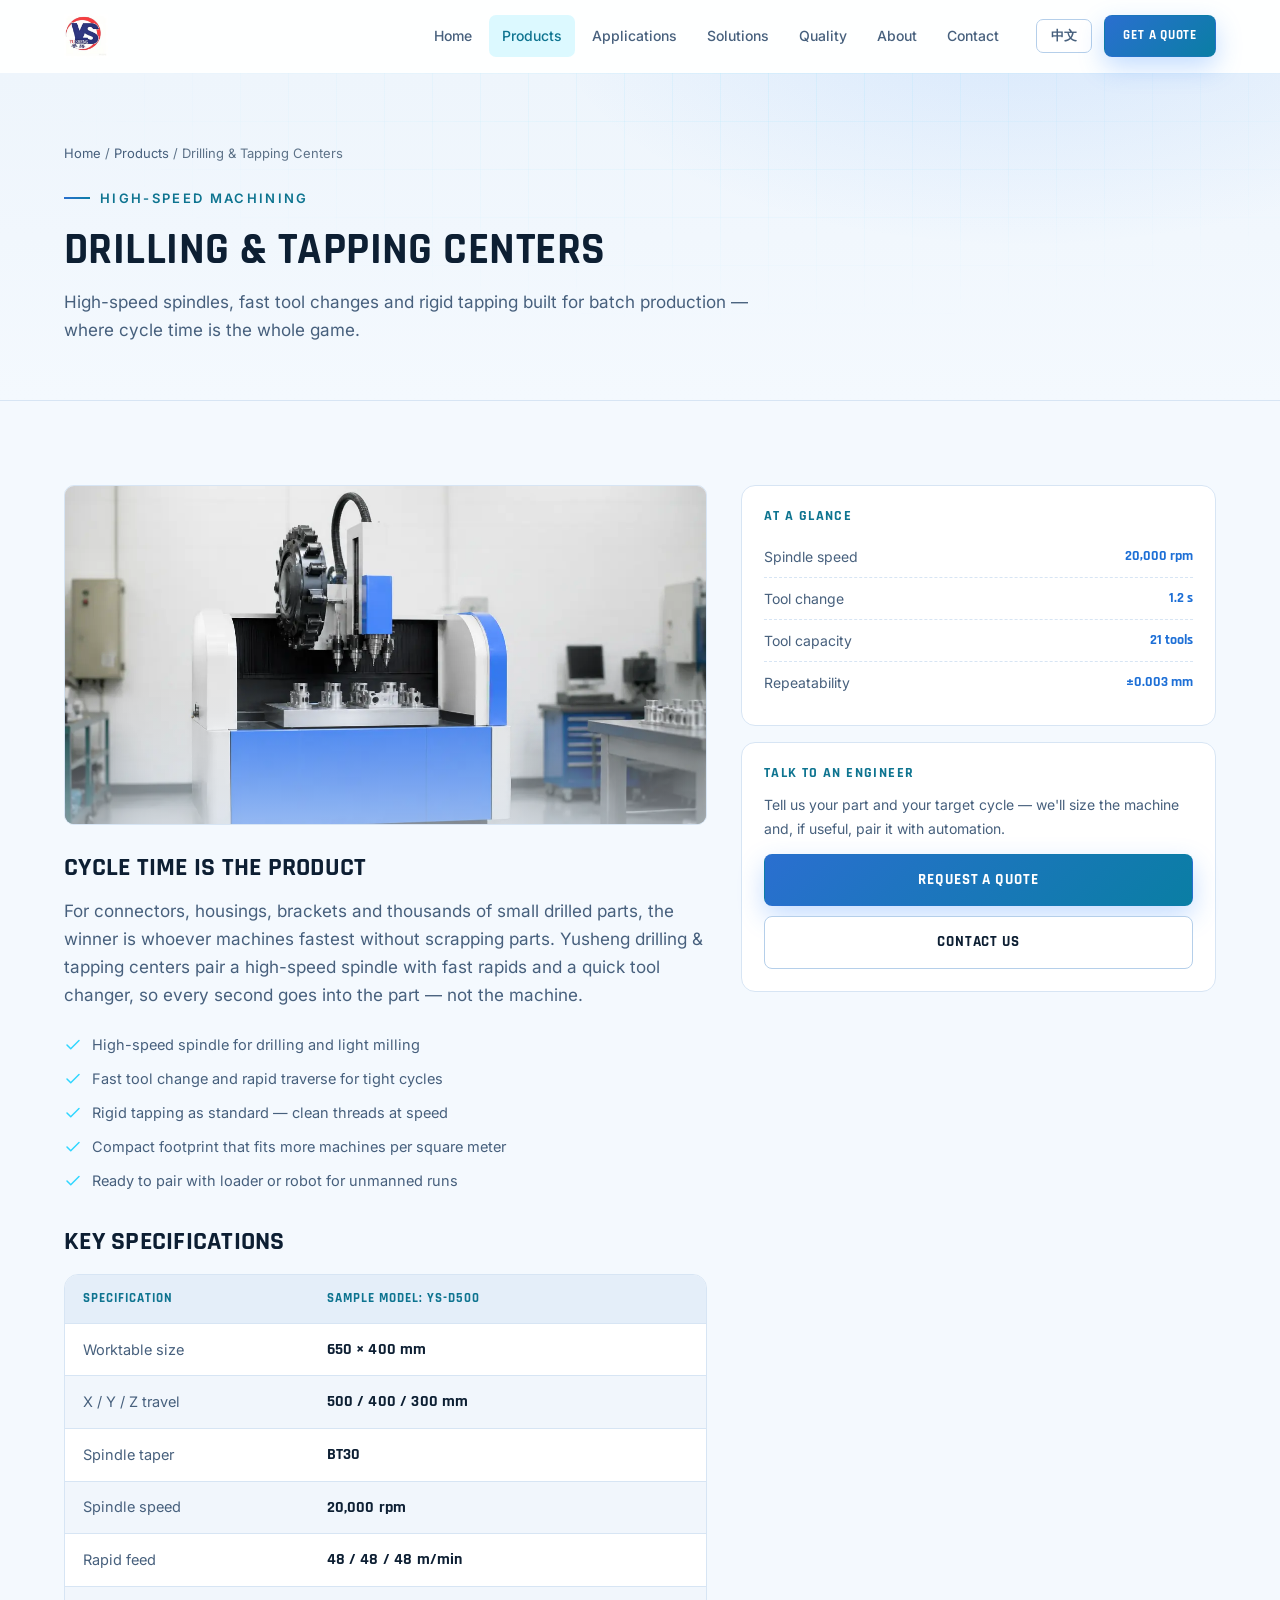
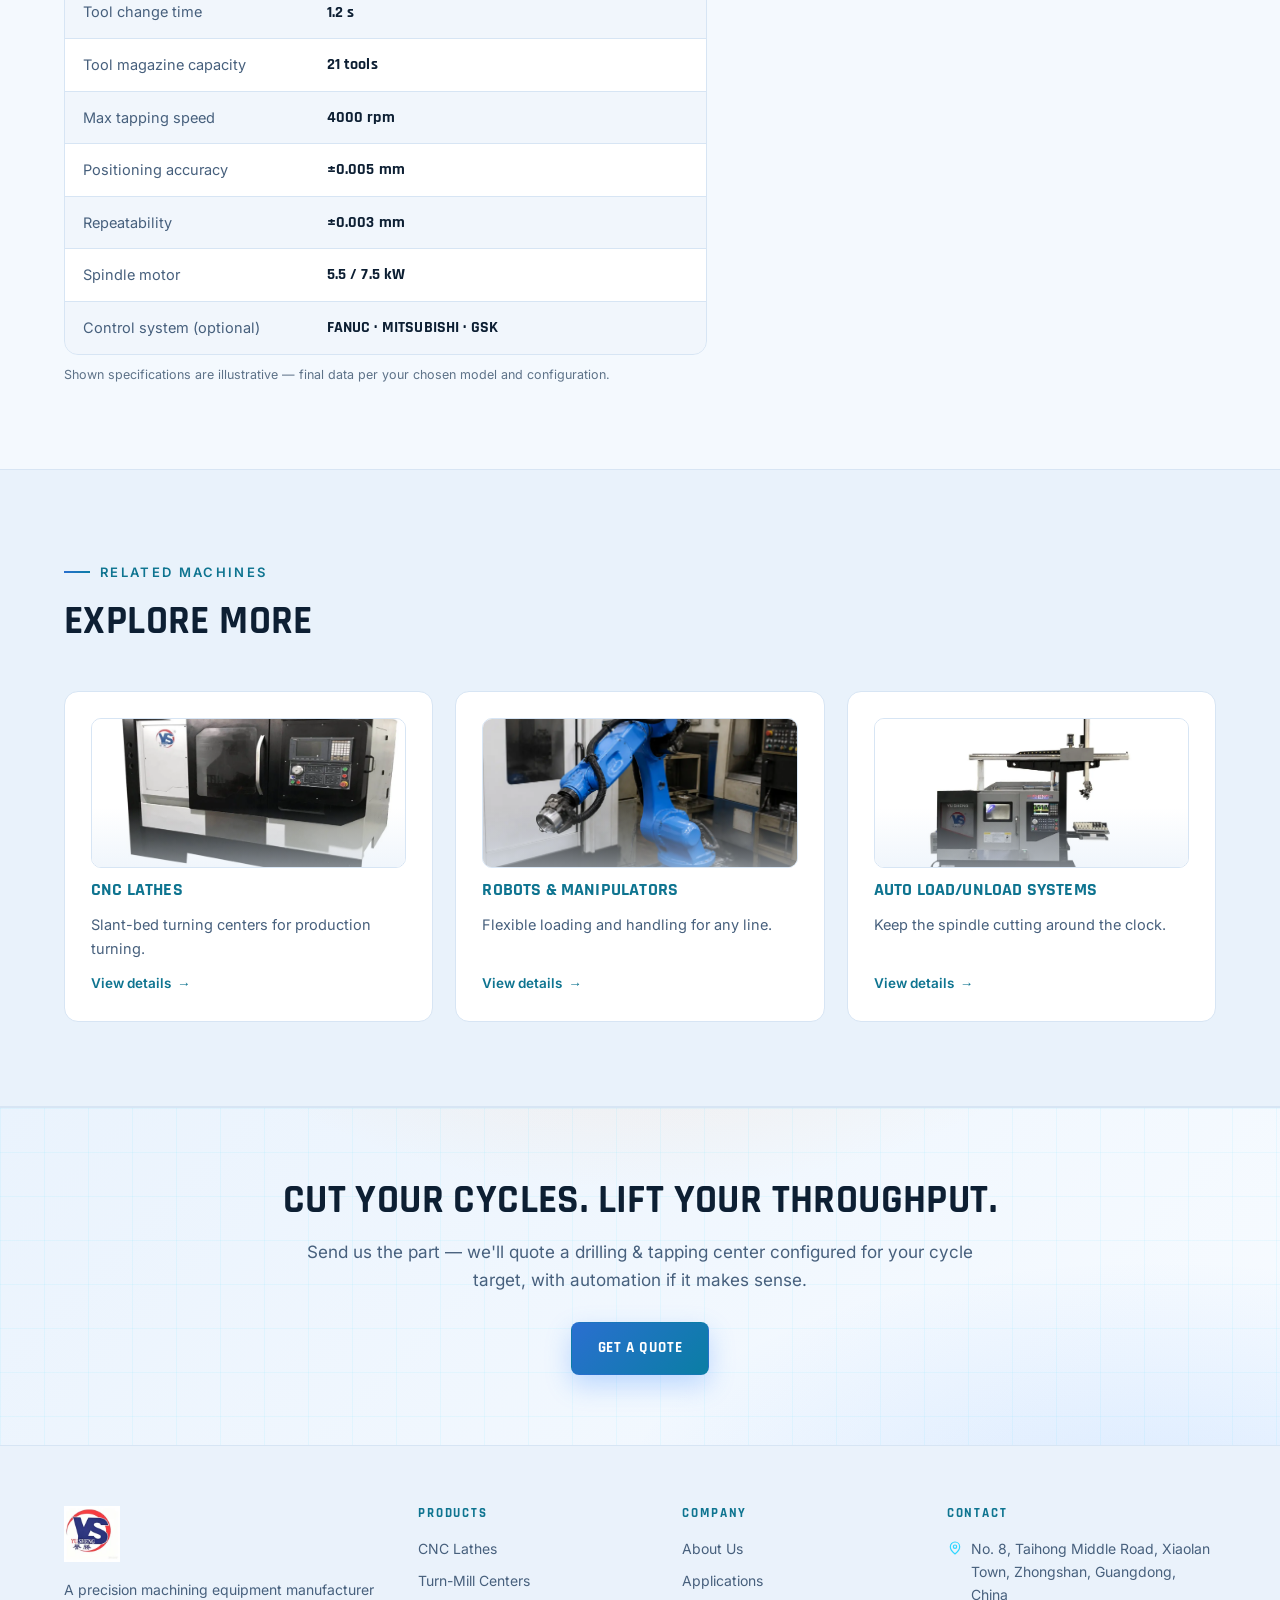
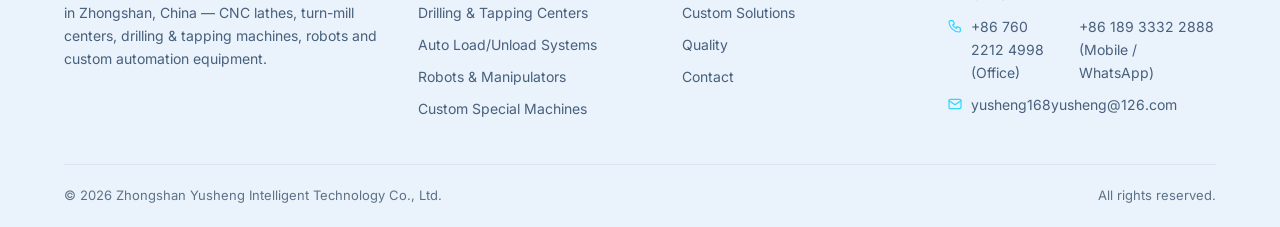
<file: product-drilling.html>
<!DOCTYPE html>
<html lang="en">
<head>
  <meta charset="UTF-8">
  <meta name="viewport" content="width=device-width, initial-scale=1.0">
  <title data-en="Drilling & Tapping Centers — High-Speed Batch Machining | Yusheng" data-zh="高速钻攻中心 — 高效批量钻攻加工 | 誉胜智能">Drilling &amp; Tapping Centers — High-Speed Batch Machining | Yusheng</title>
  <link rel="canonical" href="https://yusheng-intelligent.pages.dev/product-drilling.html">
  <meta name="description" content="Yusheng high-speed drilling & tapping centers: fast spindles, quick tool changes and rigid tapping for batch production of 3C, electronics and connector parts.">
  <meta property="og:title" content="Yusheng Drilling & Tapping Centers — High-Speed Batch Machining">
  <meta property="og:type" content="product">
  <meta property="og:url" content="https://yusheng-intelligent.pages.dev/product-drilling.html">
  <link rel="icon" type="image/png" href="assets/img/logo-favicon.png">
  <link rel="stylesheet" href="assets/css/style.css">
  <script type="application/ld+json">
  {
    "@context": "https://schema.org",
    "@type": "Product",
    "name": "Yusheng Drilling & Tapping Centers",
    "brand": { "@type": "Brand", "name": "Yusheng" },
    "description": "High-speed machining centers for batch drilling, tapping and light milling on 3C, electronics and connector parts.",
    "url": "https://yusheng-intelligent.pages.dev/product-drilling.html",
    "manufacturer": { "@type": "Organization", "name": "Zhongshan Yusheng Intelligent Technology Co., Ltd." }
  }
  </script>
</head>
<body>

  <!-- ============ HEADER ============ -->
  <header class="site-header">
    <div class="container header-inner">
      <a class="brand" href="index.html">
        <img class="brand-logo" src="assets/img/logo.webp" alt="YU SHENG · 誉胜">
      </a>

      <nav class="nav" aria-label="Main">
        <a href="index.html" data-en="Home" data-zh="首页">Home</a>
        <a href="products.html" class="active" data-en="Products" data-zh="产品中心">Products</a>
        <a href="applications.html" data-en="Applications" data-zh="应用领域">Applications</a>
        <a href="solutions.html" data-en="Solutions" data-zh="定制方案">Solutions</a>
        <a href="quality.html" data-en="Quality" data-zh="质量保障">Quality</a>
        <a href="about.html" data-en="About" data-zh="关于我们">About</a>
        <a href="contact.html" data-en="Contact" data-zh="联系我们">Contact</a>
      </nav>

      <div class="header-actions">
        <button id="langToggle" class="lang-toggle" aria-label="Switch language">中文</button>
        <a class="btn btn-accent btn-sm" href="#" data-open-modal data-product="drilling" data-en="Get a Quote" data-zh="获取报价">Get a Quote</a>
        <button class="nav-toggle" aria-label="Menu"><span></span><span></span><span></span></button>
      </div>
    </div>
  </header>

  <!-- ============ PAGE HERO ============ -->
  <section class="page-hero">
    <div class="container">
      <nav class="breadcrumb" aria-label="Breadcrumb">
        <a href="index.html" data-en="Home" data-zh="首页">Home</a> / <a href="products.html" data-en="Products" data-zh="产品中心">Products</a> / <span data-en="Drilling & Tapping Centers" data-zh="高速钻攻中心">Drilling &amp; Tapping Centers</span>
      </nav>
      <span class="eyebrow" data-en="High-Speed Machining" data-zh="高速加工">High-Speed Machining</span>
      <h1 data-en="Drilling &amp; Tapping Centers" data-zh="高速钻攻中心">Drilling &amp; Tapping Centers</h1>
      <p class="lead" style="margin-top:12px" data-en="High-speed spindles, fast tool changes and rigid tapping built for batch production — where cycle time is the whole game."
         data-zh="为批量生产而生的高转速主轴、快速换刀与刚性攻丝——节拍就是一切。">High-speed spindles, fast tool changes and rigid tapping built for batch production — where cycle time is the whole game.</p>
    </div>
  </section>

  <!-- ============ DETAIL ============ -->
  <section class="section">
    <div class="container">
      <div class="detail-layout">
        <div>
          <div class="card-img hero-img"><img src="assets/img/P03-drilling.webp" alt="High-speed drilling and tapping centre with a circular tool magazine above a fixture plate of machined parts" loading="eager" decoding="async"></div>

          <h2 style="font-size:26px;margin-bottom:14px" data-en="Cycle Time Is the Product" data-zh="节拍即产品">Cycle Time Is the Product</h2>
          <p class="lead" data-en="For connectors, housings, brackets and thousands of small drilled parts, the winner is whoever machines fastest without scrapping parts. Yusheng drilling &amp; tapping centers pair a high-speed spindle with fast rapids and a quick tool changer, so every second goes into the part — not the machine."
             data-zh="对连接器、外壳、支架以及成千上万个钻孔小零件而言，谁能以最快节拍稳定加工，谁就赢得订单。誉胜钻攻中心以高转速主轴配合快速进给与快速换刀，让每一秒都花在零件上，而不是机器上。">For connectors, housings, brackets and thousands of small drilled parts, the winner is whoever machines fastest without scrapping parts. Yusheng drilling &amp; tapping centers pair a high-speed spindle with fast rapids and a quick tool changer, so every second goes into the part — not the machine.</p>

          <ul class="check-list" style="margin:24px 0 34px">
            <li><svg viewBox="0 0 24 24" fill="none" stroke="#2fd6ff" stroke-width="2" stroke-linecap="round" stroke-linejoin="round"><path d="M20 6L9 17l-5-5"/></svg><span data-en="High-speed spindle for drilling and light milling" data-zh="高转速主轴，钻削与轻铣削皆宜">High-speed spindle for drilling and light milling</span></li>
            <li><svg viewBox="0 0 24 24" fill="none" stroke="#2fd6ff" stroke-width="2" stroke-linecap="round" stroke-linejoin="round"><path d="M20 6L9 17l-5-5"/></svg><span data-en="Fast tool change and rapid traverse for tight cycles" data-zh="快速换刀与快速进给，节拍更紧">Fast tool change and rapid traverse for tight cycles</span></li>
            <li><svg viewBox="0 0 24 24" fill="none" stroke="#2fd6ff" stroke-width="2" stroke-linecap="round" stroke-linejoin="round"><path d="M20 6L9 17l-5-5"/></svg><span data-en="Rigid tapping as standard — clean threads at speed" data-zh="标配刚性攻丝，高速下螺纹依旧干净">Rigid tapping as standard — clean threads at speed</span></li>
            <li><svg viewBox="0 0 24 24" fill="none" stroke="#2fd6ff" stroke-width="2" stroke-linecap="round" stroke-linejoin="round"><path d="M20 6L9 17l-5-5"/></svg><span data-en="Compact footprint that fits more machines per square meter" data-zh="紧凑占地，每平方米可放更多设备">Compact footprint that fits more machines per square meter</span></li>
            <li><svg viewBox="0 0 24 24" fill="none" stroke="#2fd6ff" stroke-width="2" stroke-linecap="round" stroke-linejoin="round"><path d="M20 6L9 17l-5-5"/></svg><span data-en="Ready to pair with loader or robot for unmanned runs" data-zh="可配上下料或机械手实现无人化运行">Ready to pair with loader or robot for unmanned runs</span></li>
          </ul>

          <h2 style="font-size:26px;margin-bottom:18px" data-en="Key Specifications" data-zh="主要规格">Key Specifications</h2>
          <div class="spec-wrap" data-reveal>
            <table class="spec-table">
              <thead>
                <tr>
                  <th data-en="Specification" data-zh="规格项">Specification</th>
                  <th data-en="Sample Model: YS-D500" data-zh="示例机型：YS-D500">Sample Model: YS-D500</th>
                </tr>
              </thead>
              <tbody>
                <tr><td data-en="Worktable size" data-zh="工作台尺寸">Worktable size</td><td><b>650 × 400 mm</b></td></tr>
                <tr><td data-en="X / Y / Z travel" data-zh="X / Y / Z 行程">X / Y / Z travel</td><td><b>500 / 400 / 300 mm</b></td></tr>
                <tr><td data-en="Spindle taper" data-zh="主轴锥度">Spindle taper</td><td><b>BT30</b></td></tr>
                <tr><td data-en="Spindle speed" data-zh="主轴转速">Spindle speed</td><td><b>20,000 rpm</b></td></tr>
                <tr><td data-en="Rapid feed" data-zh="快速进给">Rapid feed</td><td><b>48 / 48 / 48 m/min</b></td></tr>
                <tr><td data-en="Tool change time" data-zh="换刀时间">Tool change time</td><td><b>1.2 s</b></td></tr>
                <tr><td data-en="Tool magazine capacity" data-zh="刀库容量">Tool magazine capacity</td><td><b>21 tools</b></td></tr>
                <tr><td data-en="Max tapping speed" data-zh="最大攻丝速度">Max tapping speed</td><td><b>4000 rpm</b></td></tr>
                <tr><td data-en="Positioning accuracy" data-zh="定位精度">Positioning accuracy</td><td><b>±0.005 mm</b></td></tr>
                <tr><td data-en="Repeatability" data-zh="重复定位精度">Repeatability</td><td><b>±0.003 mm</b></td></tr>
                <tr><td data-en="Spindle motor" data-zh="主轴电机功率">Spindle motor</td><td><b>5.5 / 7.5 kW</b></td></tr>
                <tr><td data-en="Control system (optional)" data-zh="数控系统（可选）">Control system (optional)</td><td><b>FANUC · MITSUBISHI · GSK</b></td></tr>
              </tbody>
            </table>
          </div>
          <p style="color:var(--dim);font-size:12.5px;margin-top:10px" data-en="Shown specifications are illustrative — final data per your chosen model and configuration."
             data-zh="以上为示意参数——最终数据以您所选机型与配置为准。">Shown specifications are illustrative — final data per your chosen model and configuration.</p>
        </div>

        <aside class="side-sticky">
          <div class="side-card">
            <h3 data-en="At a glance" data-zh="快速一览">At a glance</h3>
            <div class="row"><span data-en="Spindle speed" data-zh="主轴转速">Spindle speed</span><b>20,000 rpm</b></div>
            <div class="row"><span data-en="Tool change" data-zh="换刀时间">Tool change</span><b>1.2 s</b></div>
            <div class="row"><span data-en="Tool capacity" data-zh="刀库容量">Tool capacity</span><b>21 tools</b></div>
            <div class="row"><span data-en="Repeatability" data-zh="重复定位精度">Repeatability</span><b>±0.003 mm</b></div>
          </div>
          <div class="side-card">
            <h3 data-en="Talk to an engineer" data-zh="与工程师沟通">Talk to an engineer</h3>
            <p style="font-size:14px;color:var(--muted);margin-bottom:14px" data-en="Tell us your part and your target cycle — we'll size the machine and, if useful, pair it with automation."
               data-zh="告诉我们您的零件与目标节拍，我们将为您选型，并在需要时搭配自动化。">Tell us your part and your target cycle — we'll size the machine and, if useful, pair it with automation.</p>
            <a class="btn btn-accent" href="#" data-open-modal data-product="drilling" style="width:100%;justify-content:center" data-en="Request a Quote" data-zh="获取报价">Request a Quote</a>
            <a class="btn btn-ghost" href="contact.html" style="width:100%;justify-content:center;margin-top:10px" data-en="Contact Us" data-zh="联系我们">Contact Us</a>
          </div>
        </aside>
      </div>
    </div>
  </section>

  <!-- ============ RELATED ============ -->
  <section class="section alt">
    <div class="container">
      <div class="sec-head" data-reveal>
        <span class="eyebrow" data-en="Related machines" data-zh="相关设备">Related machines</span>
        <h2 data-en="Explore More" data-zh="了解更多">Explore More</h2>
      </div>
      <div class="grid grid-3">
        <a class="card" href="product-cnc.html" data-reveal>
          <div class="card-img"><img src="assets/img/P01-cnc-lathe.webp" alt="Yusheng CNC lathe with the sliding door open, showing the work area and the operator control panel" loading="lazy" decoding="async"></div>
          <h3 data-en="CNC Lathes" data-zh="CNC 数控车床">CNC Lathes</h3>
          <p data-en="Slant-bed turning centers for production turning." data-zh="量产车削用斜床身车削中心。">Slant-bed turning centers for production turning.</p>
          <span class="more" data-en="View details" data-zh="查看详情">View details</span>
        </a>
        <a class="card" href="product-robot.html" data-reveal>
          <div class="card-img"><img src="assets/img/P05-robot.webp" alt="Six-axis robot arm holding a machined aluminium part beside a CNC machine" loading="lazy" decoding="async"></div>
          <h3 data-en="Robots & Manipulators" data-zh="机械手">Robots &amp; Manipulators</h3>
          <p data-en="Flexible loading and handling for any line." data-zh="为任意产线提供柔性上下料与搬运。">Flexible loading and handling for any line.</p>
          <span class="more" data-en="View details" data-zh="查看详情">View details</span>
        </a>
        <a class="card" href="product-auto.html" data-reveal>
          <div class="card-img"><img src="assets/img/P04-loader.webp" alt="Yusheng CNC lathe fitted with an overhead gantry loader and a stacked part tray for unmanned running" loading="lazy" decoding="async"></div>
          <h3 data-en="Auto Load/Unload Systems" data-zh="自动化上下料装置">Auto Load/Unload Systems</h3>
          <p data-en="Keep the spindle cutting around the clock." data-zh="让主轴全天候保持切削。">Keep the spindle cutting around the clock.</p>
          <span class="more" data-en="View details" data-zh="查看详情">View details</span>
        </a>
      </div>
    </div>
  </section>

  <!-- ============ CTA BAND ============ -->
  <section class="cta-band">
    <div class="container cta-inner" data-reveal>
      <h2 data-en="Cut your cycles. Lift your throughput." data-zh="缩短节拍，提升产能。">Cut your cycles. Lift your throughput.</h2>
      <p class="lead" data-en="Send us the part — we'll quote a drilling &amp; tapping center configured for your cycle target, with automation if it makes sense."
         data-zh="把零件发给我们，我们按您的节拍目标报价钻攻中心，并在合理时搭配自动化。">Send us the part — we'll quote a drilling &amp; tapping center configured for your cycle target, with automation if it makes sense.</p>
      <div class="hero-cta">
        <a class="btn btn-accent" href="#" data-open-modal data-product="drilling" data-en="Get a Quote" data-zh="获取报价">Get a Quote</a>
      </div>
    </div>
  </section>

  <!-- ============ FOOTER ============ -->
  <footer class="site-footer">
    <div class="container">
      <div class="footer-grid">
        <div class="footer-brand">
          <a class="brand" href="index.html">
            <img class="brand-logo" src="assets/img/logo.webp" alt="YU SHENG · 誉胜">
          </a>
          <p data-en="A precision machining equipment manufacturer in Zhongshan, China — CNC lathes, turn-mill centers, drilling &amp; tapping machines, robots and custom automation equipment."
             data-zh="位于中国中山的精密加工装备制造商——CNC 数控车床、车铣复合机、钻攻中心、机械手及定制自动化设备。">A precision machining equipment manufacturer in Zhongshan, China — CNC lathes, turn-mill centers, drilling &amp; tapping machines, robots and custom automation equipment.</p>
        </div>

        <div class="footer-col">
          <h2 class="footer-title" data-en="Products" data-zh="产品中心">Products</h2>
          <ul>
            <li><a href="product-cnc.html" data-en="CNC Lathes" data-zh="CNC 数控车床">CNC Lathes</a></li>
            <li><a href="product-turnmill.html" data-en="Turn-Mill Centers" data-zh="车铣复合机">Turn-Mill Centers</a></li>
            <li><a href="product-drilling.html" data-en="Drilling &amp; Tapping Centers" data-zh="高速钻攻中心">Drilling &amp; Tapping Centers</a></li>
            <li><a href="product-auto.html" data-en="Auto Load/Unload Systems" data-zh="自动化上下料装置">Auto Load/Unload Systems</a></li>
            <li><a href="product-robot.html" data-en="Robots &amp; Manipulators" data-zh="机械手">Robots &amp; Manipulators</a></li>
            <li><a href="product-custom.html" data-en="Custom Special Machines" data-zh="定制专用设备">Custom Special Machines</a></li>
          </ul>
        </div>

        <div class="footer-col">
          <h2 class="footer-title" data-en="Company" data-zh="公司">Company</h2>
          <ul>
            <li><a href="about.html" data-en="About Us" data-zh="关于我们">About Us</a></li>
            <li><a href="applications.html" data-en="Applications" data-zh="应用领域">Applications</a></li>
            <li><a href="solutions.html" data-en="Custom Solutions" data-zh="定制方案">Custom Solutions</a></li>
            <li><a href="quality.html" data-en="Quality" data-zh="质量保障">Quality</a></li>
            <li><a href="contact.html" data-en="Contact" data-zh="联系我们">Contact</a></li>
          </ul>
        </div>

        <div class="footer-col">
          <h2 class="footer-title" data-en="Contact" data-zh="联系方式">Contact</h2>
          <ul>
            <li><svg viewBox="0 0 24 24" fill="none" stroke="#2fd6ff" stroke-width="1.8" stroke-linecap="round" stroke-linejoin="round"><path d="M12 21s-7-5.6-7-11a7 7 0 0 1 14 0c0 5.4-7 11-7 11z"/><circle cx="12" cy="10" r="2.5"/></svg><span data-en="No. 8, Taihong Middle Road, Xiaolan Town, Zhongshan, Guangdong, China" data-zh="中国广东省中山市小榄镇泰弘中路8号">No. 8, Taihong Middle Road, Xiaolan Town, Zhongshan, Guangdong, China</span></li>
            <li><svg viewBox="0 0 24 24" fill="none" stroke="#2fd6ff" stroke-width="1.8" stroke-linecap="round" stroke-linejoin="round"><path d="M5 4h4l2 5-2.5 1.5a12 12 0 0 0 5 5L15 13l5 2v4a2 2 0 0 1-2 2A16 16 0 0 1 3 6a2 2 0 0 1 2-2z"/></svg><span data-en="+86 760 2212 4998 (Office)" data-zh="+86 760 2212 4998（办公室）">+86 760 2212 4998 (Office)</span><br><span data-en="+86 189 3332 2888 (Mobile / WhatsApp)" data-zh="+86 189 3332 2888（手机 / 微信 / WhatsApp）">+86 189 3332 2888 (Mobile / WhatsApp)</span></li>
            <li><svg viewBox="0 0 24 24" fill="none" stroke="#2fd6ff" stroke-width="1.8" stroke-linecap="round" stroke-linejoin="round"><rect x="3" y="5" width="18" height="14" rx="2"/><path d="M3 7l9 6 9-6"/></svg><span>yusheng168yusheng@126.com</span></li>
          </ul>
        </div>
      </div>

      <div class="footer-bottom">
        <span>© <span id="year">2026</span> <span data-en="Zhongshan Yusheng Intelligent Technology Co., Ltd." data-zh="中山市誉胜智能科技有限公司">Zhongshan Yusheng Intelligent Technology Co., Ltd.</span></span>
        <span data-en="All rights reserved." data-zh="版权所有。">All rights reserved.</span>
      </div>
    </div>
  </footer>

  <!-- ============ INQUIRY MODAL ============ -->
  <div class="modal-overlay" id="inquiryModal">
    <div class="modal">
      <button class="close-btn" id="modalClose" aria-label="Close">×</button>
      <h3 data-en="Request a Quote" data-zh="获取报价">Request a Quote</h3>
      <p data-en="Tell us what you machine — our engineers will reply within 24 hours with a recommendation and quotation."
         data-zh="告诉我们您的加工需求，我们的工程师将在 24 小时内回复并提供建议与报价。">Tell us what you machine — our engineers will reply within 24 hours with a recommendation and quotation.</p>
      <form data-ajax novalidate>
        <div class="form-group">
          <label data-en="Product of Interest" data-zh="感兴趣的产品">Product of Interest</label>
          <select name="product" id="inquiryProduct">
            <option value="cnc" data-en="CNC Lathe" data-zh="CNC 数控车床">CNC Lathe</option>
            <option value="turnmill" data-en="Turn-Mill Center" data-zh="车铣复合机">Turn-Mill Center</option>
            <option value="drilling" data-en="Drilling &amp; Tapping Center" data-zh="高速钻攻中心">Drilling &amp; Tapping Center</option>
            <option value="auto" data-en="Auto Load/Unload System" data-zh="自动化上下料装置">Auto Load/Unload System</option>
            <option value="robot" data-en="Robot / Manipulator" data-zh="机械手">Robot / Manipulator</option>
            <option value="custom" data-en="Custom Special Machine" data-zh="定制专用设备">Custom Special Machine</option>
          </select>
        </div>
        <div class="form-group">
          <label data-en="Your Name" data-zh="您的姓名">Your Name</label>
          <input name="name" type="text" data-en-ph="Full name" data-zh-ph="您的姓名" placeholder="Full name">
        </div>
        <div class="form-group">
          <label data-en="Email" data-zh="邮箱">Email</label>
          <input name="email" type="email" data-en-ph="you@company.com" data-zh-ph="you@company.com" placeholder="you@company.com">
        </div>
        <div class="form-group">
          <label data-en="Company (optional)" data-zh="公司名称（选填）">Company (optional)</label>
          <input name="company" type="text" data-en-ph="Your company" data-zh-ph="您的公司" placeholder="Your company">
        </div>
        <div class="form-group">
          <label data-en="Phone / WhatsApp (optional)" data-zh="电话 / WhatsApp（选填）">Phone / WhatsApp (optional)</label>
          <input name="phone" type="tel" data-en-ph="+86 ..." data-zh-ph="+86 ..." placeholder="+86 ...">
        </div>
        <div class="form-group">
          <label data-en="Your Message" data-zh="您的需求">Your Message</label>
          <textarea name="message" data-en-ph="Part description, quantity, target delivery…" data-zh-ph="零件描述、数量、目标交付……" placeholder="Part description, quantity, target delivery…"></textarea>
        </div>
        <button type="submit" class="btn btn-accent" style="width:100%;justify-content:center" data-en="Send Inquiry" data-zh="提交询盘">Send Inquiry</button>
        <div class="form-note" data-en="Your information is kept confidential." data-zh="您的信息将被严格保密。">Your information is kept confidential.</div>
      </form>
    </div>
  </div>

  <script src="assets/js/main.js"></script>
</body>
</html>
</file>
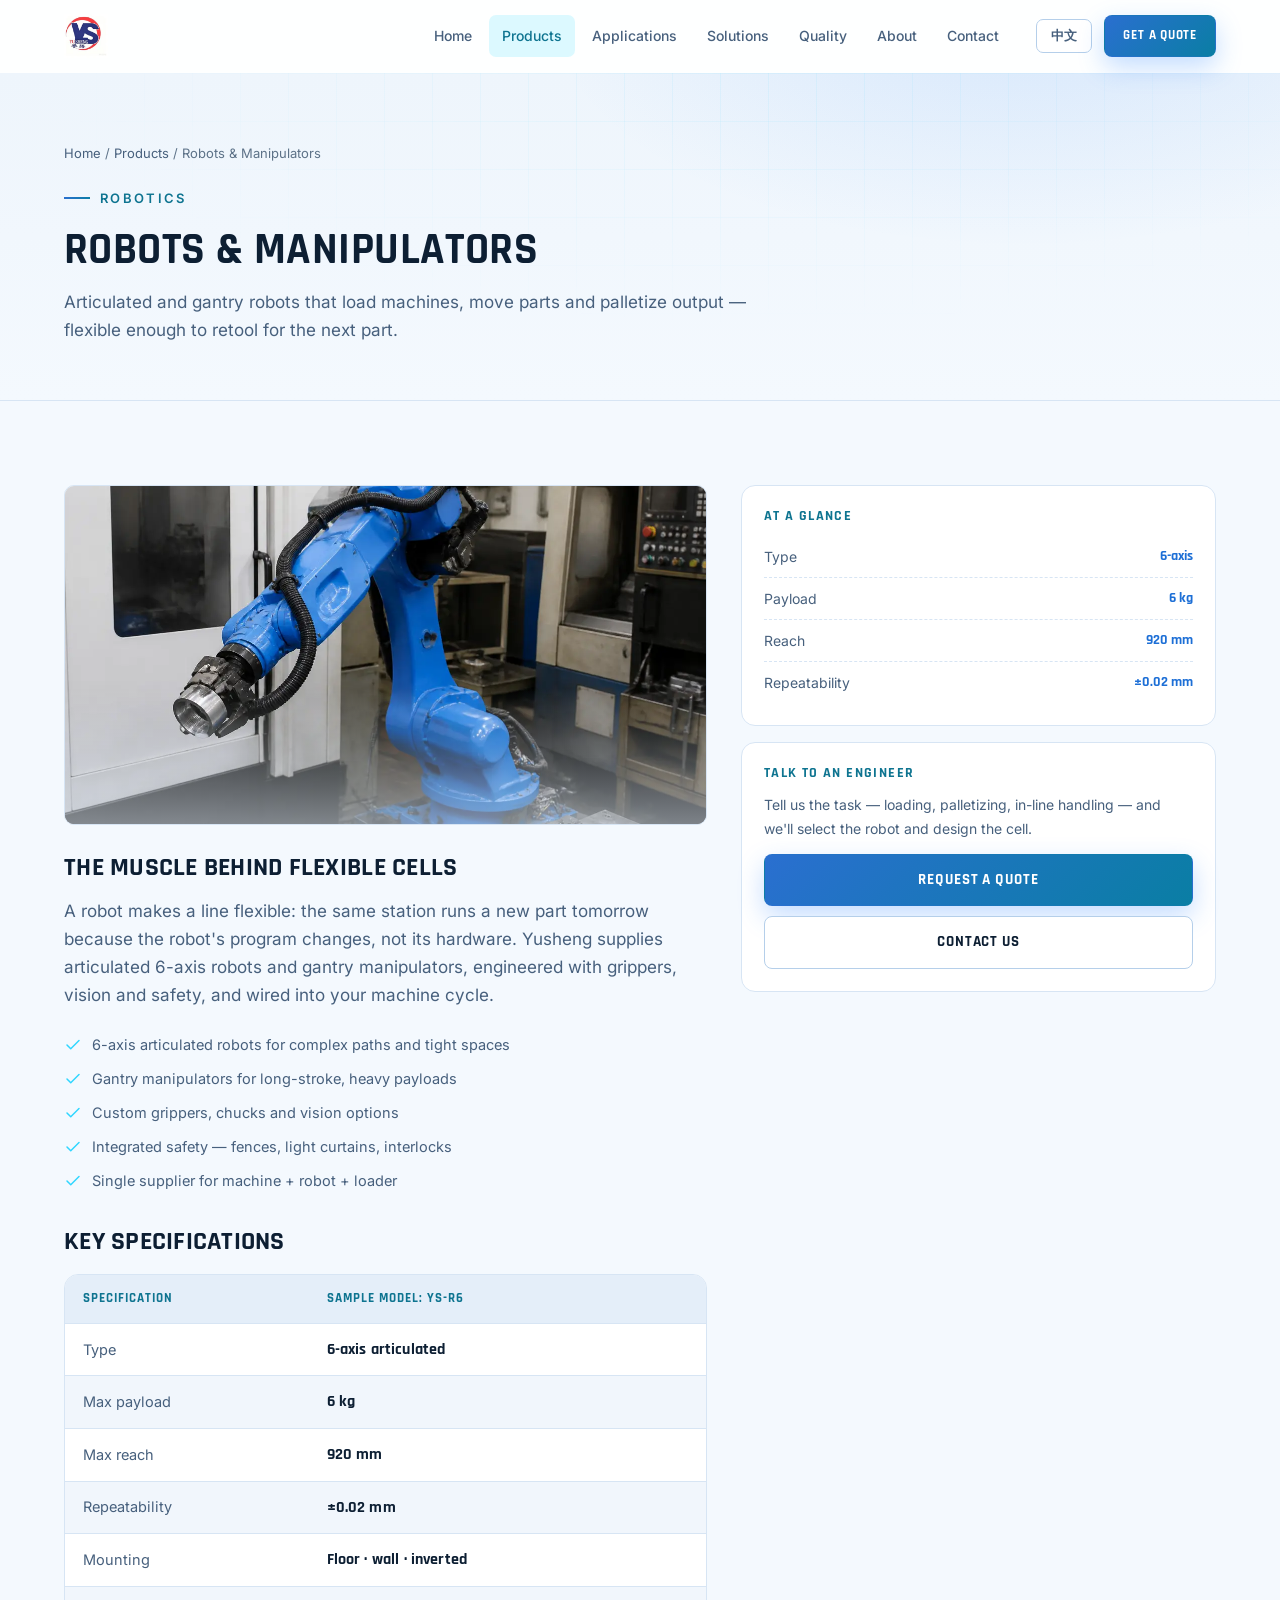
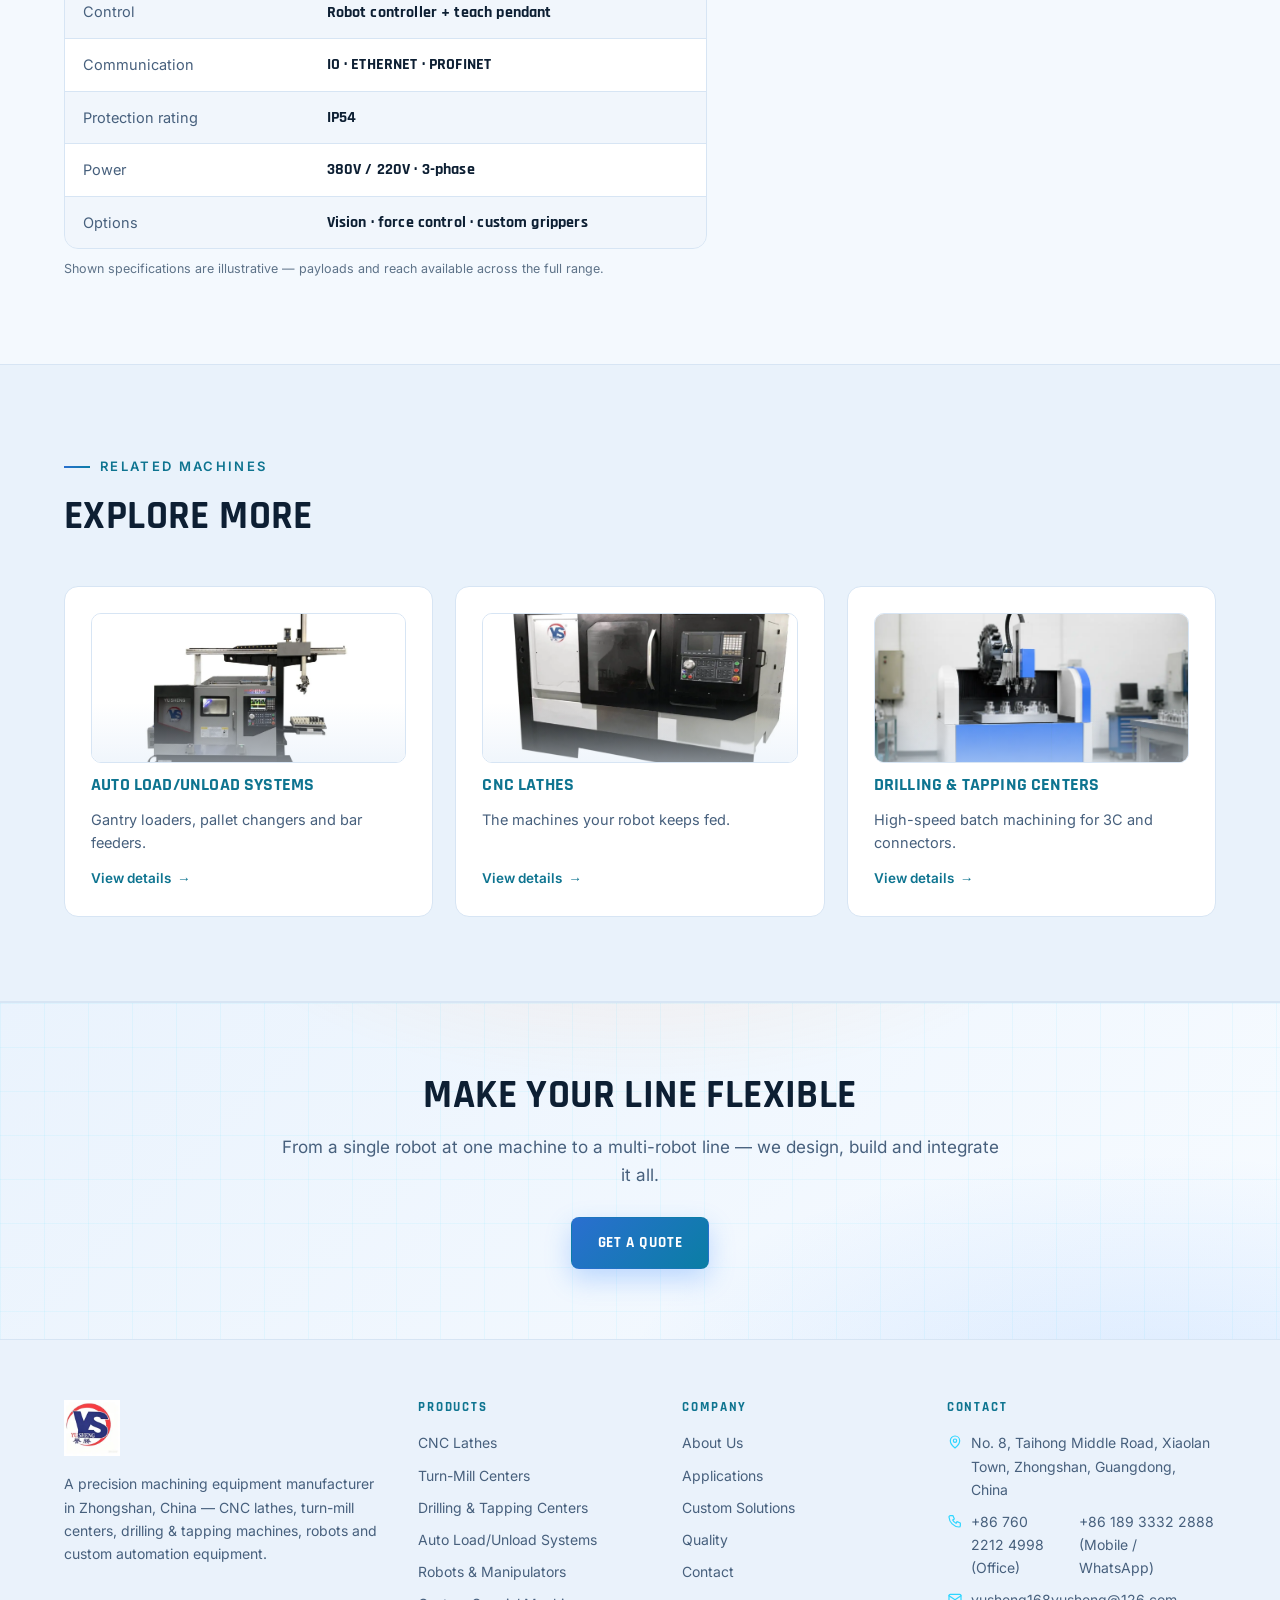
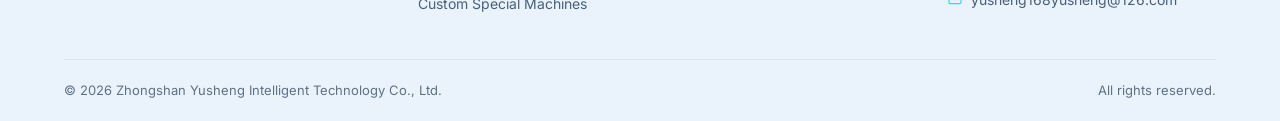
<file: product-robot.html>
<!DOCTYPE html>
<html lang="en">
<head>
  <meta charset="UTF-8">
  <meta name="viewport" content="width=device-width, initial-scale=1.0">
  <title data-en="Robots & Manipulators — Articulated & Gantry Robots | Yusheng" data-zh="机械手 — 关节型与桁架式机器人 | 誉胜智能">Robots &amp; Manipulators — Articulated &amp; Gantry Robots | Yusheng</title>
  <link rel="canonical" href="https://yusheng-intelligent.pages.dev/product-robot.html">
  <meta name="description" content="Yusheng robots and manipulators for loading, unloading, palletizing and in-line material handling — articulated 6-axis and gantry types, integrated with your machines.">
  <meta property="og:title" content="Yusheng Robots & Manipulators — Flexible Automation">
  <meta property="og:type" content="product">
  <meta property="og:url" content="https://yusheng-intelligent.pages.dev/product-robot.html">
  <link rel="icon" type="image/png" href="assets/img/logo-favicon.png">
  <link rel="stylesheet" href="assets/css/style.css">
  <script type="application/ld+json">
  {
    "@context": "https://schema.org",
    "@type": "Product",
    "name": "Yusheng Robots & Manipulators",
    "brand": { "@type": "Brand", "name": "Yusheng" },
    "description": "Articulated and gantry robots for loading, unloading, palletizing and in-line material handling.",
    "url": "https://yusheng-intelligent.pages.dev/product-robot.html",
    "manufacturer": { "@type": "Organization", "name": "Zhongshan Yusheng Intelligent Technology Co., Ltd." }
  }
  </script>
</head>
<body>

  <!-- ============ HEADER ============ -->
  <header class="site-header">
    <div class="container header-inner">
      <a class="brand" href="index.html">
        <img class="brand-logo" src="assets/img/logo.webp" alt="YU SHENG · 誉胜">
      </a>

      <nav class="nav" aria-label="Main">
        <a href="index.html" data-en="Home" data-zh="首页">Home</a>
        <a href="products.html" class="active" data-en="Products" data-zh="产品中心">Products</a>
        <a href="applications.html" data-en="Applications" data-zh="应用领域">Applications</a>
        <a href="solutions.html" data-en="Solutions" data-zh="定制方案">Solutions</a>
        <a href="quality.html" data-en="Quality" data-zh="质量保障">Quality</a>
        <a href="about.html" data-en="About" data-zh="关于我们">About</a>
        <a href="contact.html" data-en="Contact" data-zh="联系我们">Contact</a>
      </nav>

      <div class="header-actions">
        <button id="langToggle" class="lang-toggle" aria-label="Switch language">中文</button>
        <a class="btn btn-accent btn-sm" href="#" data-open-modal data-product="robot" data-en="Get a Quote" data-zh="获取报价">Get a Quote</a>
        <button class="nav-toggle" aria-label="Menu"><span></span><span></span><span></span></button>
      </div>
    </div>
  </header>

  <!-- ============ PAGE HERO ============ -->
  <section class="page-hero">
    <div class="container">
      <nav class="breadcrumb" aria-label="Breadcrumb">
        <a href="index.html" data-en="Home" data-zh="首页">Home</a> / <a href="products.html" data-en="Products" data-zh="产品中心">Products</a> / <span data-en="Robots & Manipulators" data-zh="机械手">Robots &amp; Manipulators</span>
      </nav>
      <span class="eyebrow" data-en="Robotics" data-zh="机器人">Robotics</span>
      <h1 data-en="Robots &amp; Manipulators" data-zh="机械手">Robots &amp; Manipulators</h1>
      <p class="lead" style="margin-top:12px" data-en="Articulated and gantry robots that load machines, move parts and palletize output — flexible enough to retool for the next part."
         data-zh="负责上下料、搬运与码垛的关节型与桁架式机械手——柔性高，换零件即可换产。">Articulated and gantry robots that load machines, move parts and palletize output — flexible enough to retool for the next part.</p>
    </div>
  </section>

  <!-- ============ DETAIL ============ -->
  <section class="section">
    <div class="container">
      <div class="detail-layout">
        <div>
          <div class="card-img hero-img"><img src="assets/img/P05-robot.webp" alt="Six-axis robot arm holding a machined aluminium part beside a CNC machine" loading="eager" decoding="async"></div>

          <h2 style="font-size:26px;margin-bottom:14px" data-en="The Muscle Behind Flexible Cells" data-zh="柔性单元背后的动力">The Muscle Behind Flexible Cells</h2>
          <p class="lead" data-en="A robot makes a line flexible: the same station runs a new part tomorrow because the robot's program changes, not its hardware. Yusheng supplies articulated 6-axis robots and gantry manipulators, engineered with grippers, vision and safety, and wired into your machine cycle."
             data-zh="机械手让产线变柔性的关键：明天换新零件，只需换程序而非硬件。誉胜提供关节型六轴机器人与桁架式机械手，配套夹爪、视觉与安全方案，并接入您的机床节拍。">A robot makes a line flexible: the same station runs a new part tomorrow because the robot's program changes, not its hardware. Yusheng supplies articulated 6-axis robots and gantry manipulators, engineered with grippers, vision and safety, and wired into your machine cycle.</p>

          <ul class="check-list" style="margin:24px 0 34px">
            <li><svg viewBox="0 0 24 24" fill="none" stroke="#2fd6ff" stroke-width="2" stroke-linecap="round" stroke-linejoin="round"><path d="M20 6L9 17l-5-5"/></svg><span data-en="6-axis articulated robots for complex paths and tight spaces" data-zh="六轴关节型，适合复杂轨迹与狭窄空间">6-axis articulated robots for complex paths and tight spaces</span></li>
            <li><svg viewBox="0 0 24 24" fill="none" stroke="#2fd6ff" stroke-width="2" stroke-linecap="round" stroke-linejoin="round"><path d="M20 6L9 17l-5-5"/></svg><span data-en="Gantry manipulators for long-stroke, heavy payloads" data-zh="桁架式机械手，长行程、大负载">Gantry manipulators for long-stroke, heavy payloads</span></li>
            <li><svg viewBox="0 0 24 24" fill="none" stroke="#2fd6ff" stroke-width="2" stroke-linecap="round" stroke-linejoin="round"><path d="M20 6L9 17l-5-5"/></svg><span data-en="Custom grippers, chucks and vision options" data-zh="定制夹爪、夹具与视觉选配">Custom grippers, chucks and vision options</span></li>
            <li><svg viewBox="0 0 24 24" fill="none" stroke="#2fd6ff" stroke-width="2" stroke-linecap="round" stroke-linejoin="round"><path d="M20 6L9 17l-5-5"/></svg><span data-en="Integrated safety — fences, light curtains, interlocks" data-zh="集成安全方案——围栏、光栅、联锁">Integrated safety — fences, light curtains, interlocks</span></li>
            <li><svg viewBox="0 0 24 24" fill="none" stroke="#2fd6ff" stroke-width="2" stroke-linecap="round" stroke-linejoin="round"><path d="M20 6L9 17l-5-5"/></svg><span data-en="Single supplier for machine + robot + loader" data-zh="机床 + 机械手 + 上下料一站式供应">Single supplier for machine + robot + loader</span></li>
          </ul>

          <h2 style="font-size:26px;margin-bottom:18px" data-en="Key Specifications" data-zh="主要规格">Key Specifications</h2>
          <div class="spec-wrap" data-reveal>
            <table class="spec-table">
              <thead>
                <tr>
                  <th data-en="Specification" data-zh="规格项">Specification</th>
                  <th data-en="Sample Model: YS-R6" data-zh="示例机型：YS-R6">Sample Model: YS-R6</th>
                </tr>
              </thead>
              <tbody>
                <tr><td data-en="Type" data-zh="类型">Type</td><td><b>6-axis articulated</b></td></tr>
                <tr><td data-en="Max payload" data-zh="最大负载">Max payload</td><td><b>6 kg</b></td></tr>
                <tr><td data-en="Max reach" data-zh="最大臂展">Max reach</td><td><b>920 mm</b></td></tr>
                <tr><td data-en="Repeatability" data-zh="重复定位精度">Repeatability</td><td><b>±0.02 mm</b></td></tr>
                <tr><td data-en="Mounting" data-zh="安装方式">Mounting</td><td><b>Floor · wall · inverted</b></td></tr>
                <tr><td data-en="Control" data-zh="控制系统">Control</td><td><b>Robot controller + teach pendant</b></td></tr>
                <tr><td data-en="Communication" data-zh="通讯接口">Communication</td><td><b>IO · ETHERNET · PROFINET</b></td></tr>
                <tr><td data-en="Protection rating" data-zh="防护等级">Protection rating</td><td><b>IP54</b></td></tr>
                <tr><td data-en="Power" data-zh="电源">Power</td><td><b>380V / 220V · 3-phase</b></td></tr>
                <tr><td data-en="Options" data-zh="选配">Options</td><td><b>Vision · force control · custom grippers</b></td></tr>
              </tbody>
            </table>
          </div>
          <p style="color:var(--dim);font-size:12.5px;margin-top:10px" data-en="Shown specifications are illustrative — payloads and reach available across the full range."
             data-zh="以上为示意参数——全系列提供多种负载与臂展规格。">Shown specifications are illustrative — payloads and reach available across the full range.</p>
        </div>

        <aside class="side-sticky">
          <div class="side-card">
            <h3 data-en="At a glance" data-zh="快速一览">At a glance</h3>
            <div class="row"><span data-en="Type" data-zh="类型">Type</span><b>6-axis</b></div>
            <div class="row"><span data-en="Payload" data-zh="最大负载">Payload</span><b>6 kg</b></div>
            <div class="row"><span data-en="Reach" data-zh="最大臂展">Reach</span><b>920 mm</b></div>
            <div class="row"><span data-en="Repeatability" data-zh="重复定位精度">Repeatability</span><b>±0.02 mm</b></div>
          </div>
          <div class="side-card">
            <h3 data-en="Talk to an engineer" data-zh="与工程师沟通">Talk to an engineer</h3>
            <p style="font-size:14px;color:var(--muted);margin-bottom:14px" data-en="Tell us the task — loading, palletizing, in-line handling — and we'll select the robot and design the cell."
               data-zh="告诉我们您的任务——上下料、码垛或产线搬运——我们将为您选型并设计整套单元。">Tell us the task — loading, palletizing, in-line handling — and we'll select the robot and design the cell.</p>
            <a class="btn btn-accent" href="#" data-open-modal data-product="robot" style="width:100%;justify-content:center" data-en="Request a Quote" data-zh="获取报价">Request a Quote</a>
            <a class="btn btn-ghost" href="contact.html" style="width:100%;justify-content:center;margin-top:10px" data-en="Contact Us" data-zh="联系我们">Contact Us</a>
          </div>
        </aside>
      </div>
    </div>
  </section>

  <!-- ============ RELATED ============ -->
  <section class="section alt">
    <div class="container">
      <div class="sec-head" data-reveal>
        <span class="eyebrow" data-en="Related machines" data-zh="相关设备">Related machines</span>
        <h2 data-en="Explore More" data-zh="了解更多">Explore More</h2>
      </div>
      <div class="grid grid-3">
        <a class="card" href="product-auto.html" data-reveal>
          <div class="card-img"><img src="assets/img/P04-loader.webp" alt="Yusheng CNC lathe fitted with an overhead gantry loader and a stacked part tray for unmanned running" loading="lazy" decoding="async"></div>
          <h3 data-en="Auto Load/Unload Systems" data-zh="自动化上下料装置">Auto Load/Unload Systems</h3>
          <p data-en="Gantry loaders, pallet changers and bar feeders." data-zh="桁架机械手、托盘交换器与棒料送料器。">Gantry loaders, pallet changers and bar feeders.</p>
          <span class="more" data-en="View details" data-zh="查看详情">View details</span>
        </a>
        <a class="card" href="product-cnc.html" data-reveal>
          <div class="card-img"><img src="assets/img/P01-cnc-lathe.webp" alt="Yusheng CNC lathe with the sliding door open, showing the work area and the operator control panel" loading="lazy" decoding="async"></div>
          <h3 data-en="CNC Lathes" data-zh="CNC 数控车床">CNC Lathes</h3>
          <p data-en="The machines your robot keeps fed." data-zh="由您的机械手持续供料的机床。">The machines your robot keeps fed.</p>
          <span class="more" data-en="View details" data-zh="查看详情">View details</span>
        </a>
        <a class="card" href="product-drilling.html" data-reveal>
          <div class="card-img"><img src="assets/img/P03-drilling.webp" alt="High-speed drilling and tapping centre with a circular tool magazine above a fixture plate of machined parts" loading="lazy" decoding="async"></div>
          <h3 data-en="Drilling & Tapping Centers" data-zh="高速钻攻中心">Drilling &amp; Tapping Centers</h3>
          <p data-en="High-speed batch machining for 3C and connectors." data-zh="面向 3C 与连接器的高速批量加工。">High-speed batch machining for 3C and connectors.</p>
          <span class="more" data-en="View details" data-zh="查看详情">View details</span>
        </a>
      </div>
    </div>
  </section>

  <!-- ============ CTA BAND ============ -->
  <section class="cta-band">
    <div class="container cta-inner" data-reveal>
      <h2 data-en="Make your line flexible" data-zh="让您的产线更柔性">Make your line flexible</h2>
      <p class="lead" data-en="From a single robot at one machine to a multi-robot line — we design, build and integrate it all."
         data-zh="从单机单台机械手到多机械手产线——设计、制造与集成，我们全包。">From a single robot at one machine to a multi-robot line — we design, build and integrate it all.</p>
      <div class="hero-cta">
        <a class="btn btn-accent" href="#" data-open-modal data-product="robot" data-en="Get a Quote" data-zh="获取报价">Get a Quote</a>
      </div>
    </div>
  </section>

  <!-- ============ FOOTER ============ -->
  <footer class="site-footer">
    <div class="container">
      <div class="footer-grid">
        <div class="footer-brand">
          <a class="brand" href="index.html">
            <img class="brand-logo" src="assets/img/logo.webp" alt="YU SHENG · 誉胜">
          </a>
          <p data-en="A precision machining equipment manufacturer in Zhongshan, China — CNC lathes, turn-mill centers, drilling &amp; tapping machines, robots and custom automation equipment."
             data-zh="位于中国中山的精密加工装备制造商——CNC 数控车床、车铣复合机、钻攻中心、机械手及定制自动化设备。">A precision machining equipment manufacturer in Zhongshan, China — CNC lathes, turn-mill centers, drilling &amp; tapping machines, robots and custom automation equipment.</p>
        </div>

        <div class="footer-col">
          <h2 class="footer-title" data-en="Products" data-zh="产品中心">Products</h2>
          <ul>
            <li><a href="product-cnc.html" data-en="CNC Lathes" data-zh="CNC 数控车床">CNC Lathes</a></li>
            <li><a href="product-turnmill.html" data-en="Turn-Mill Centers" data-zh="车铣复合机">Turn-Mill Centers</a></li>
            <li><a href="product-drilling.html" data-en="Drilling &amp; Tapping Centers" data-zh="高速钻攻中心">Drilling &amp; Tapping Centers</a></li>
            <li><a href="product-auto.html" data-en="Auto Load/Unload Systems" data-zh="自动化上下料装置">Auto Load/Unload Systems</a></li>
            <li><a href="product-robot.html" data-en="Robots &amp; Manipulators" data-zh="机械手">Robots &amp; Manipulators</a></li>
            <li><a href="product-custom.html" data-en="Custom Special Machines" data-zh="定制专用设备">Custom Special Machines</a></li>
          </ul>
        </div>

        <div class="footer-col">
          <h2 class="footer-title" data-en="Company" data-zh="公司">Company</h2>
          <ul>
            <li><a href="about.html" data-en="About Us" data-zh="关于我们">About Us</a></li>
            <li><a href="applications.html" data-en="Applications" data-zh="应用领域">Applications</a></li>
            <li><a href="solutions.html" data-en="Custom Solutions" data-zh="定制方案">Custom Solutions</a></li>
            <li><a href="quality.html" data-en="Quality" data-zh="质量保障">Quality</a></li>
            <li><a href="contact.html" data-en="Contact" data-zh="联系我们">Contact</a></li>
          </ul>
        </div>

        <div class="footer-col">
          <h2 class="footer-title" data-en="Contact" data-zh="联系方式">Contact</h2>
          <ul>
            <li><svg viewBox="0 0 24 24" fill="none" stroke="#2fd6ff" stroke-width="1.8" stroke-linecap="round" stroke-linejoin="round"><path d="M12 21s-7-5.6-7-11a7 7 0 0 1 14 0c0 5.4-7 11-7 11z"/><circle cx="12" cy="10" r="2.5"/></svg><span data-en="No. 8, Taihong Middle Road, Xiaolan Town, Zhongshan, Guangdong, China" data-zh="中国广东省中山市小榄镇泰弘中路8号">No. 8, Taihong Middle Road, Xiaolan Town, Zhongshan, Guangdong, China</span></li>
            <li><svg viewBox="0 0 24 24" fill="none" stroke="#2fd6ff" stroke-width="1.8" stroke-linecap="round" stroke-linejoin="round"><path d="M5 4h4l2 5-2.5 1.5a12 12 0 0 0 5 5L15 13l5 2v4a2 2 0 0 1-2 2A16 16 0 0 1 3 6a2 2 0 0 1 2-2z"/></svg><span data-en="+86 760 2212 4998 (Office)" data-zh="+86 760 2212 4998（办公室）">+86 760 2212 4998 (Office)</span><br><span data-en="+86 189 3332 2888 (Mobile / WhatsApp)" data-zh="+86 189 3332 2888（手机 / 微信 / WhatsApp）">+86 189 3332 2888 (Mobile / WhatsApp)</span></li>
            <li><svg viewBox="0 0 24 24" fill="none" stroke="#2fd6ff" stroke-width="1.8" stroke-linecap="round" stroke-linejoin="round"><rect x="3" y="5" width="18" height="14" rx="2"/><path d="M3 7l9 6 9-6"/></svg><span>yusheng168yusheng@126.com</span></li>
          </ul>
        </div>
      </div>

      <div class="footer-bottom">
        <span>© <span id="year">2026</span> <span data-en="Zhongshan Yusheng Intelligent Technology Co., Ltd." data-zh="中山市誉胜智能科技有限公司">Zhongshan Yusheng Intelligent Technology Co., Ltd.</span></span>
        <span data-en="All rights reserved." data-zh="版权所有。">All rights reserved.</span>
      </div>
    </div>
  </footer>

  <!-- ============ INQUIRY MODAL ============ -->
  <div class="modal-overlay" id="inquiryModal">
    <div class="modal">
      <button class="close-btn" id="modalClose" aria-label="Close">×</button>
      <h3 data-en="Request a Quote" data-zh="获取报价">Request a Quote</h3>
      <p data-en="Tell us what you machine — our engineers will reply within 24 hours with a recommendation and quotation."
         data-zh="告诉我们您的加工需求，我们的工程师将在 24 小时内回复并提供建议与报价。">Tell us what you machine — our engineers will reply within 24 hours with a recommendation and quotation.</p>
      <form data-ajax novalidate>
        <div class="form-group">
          <label data-en="Product of Interest" data-zh="感兴趣的产品">Product of Interest</label>
          <select name="product" id="inquiryProduct">
            <option value="cnc" data-en="CNC Lathe" data-zh="CNC 数控车床">CNC Lathe</option>
            <option value="turnmill" data-en="Turn-Mill Center" data-zh="车铣复合机">Turn-Mill Center</option>
            <option value="drilling" data-en="Drilling &amp; Tapping Center" data-zh="高速钻攻中心">Drilling &amp; Tapping Center</option>
            <option value="auto" data-en="Auto Load/Unload System" data-zh="自动化上下料装置">Auto Load/Unload System</option>
            <option value="robot" data-en="Robot / Manipulator" data-zh="机械手">Robot / Manipulator</option>
            <option value="custom" data-en="Custom Special Machine" data-zh="定制专用设备">Custom Special Machine</option>
          </select>
        </div>
        <div class="form-group">
          <label data-en="Your Name" data-zh="您的姓名">Your Name</label>
          <input name="name" type="text" data-en-ph="Full name" data-zh-ph="您的姓名" placeholder="Full name">
        </div>
        <div class="form-group">
          <label data-en="Email" data-zh="邮箱">Email</label>
          <input name="email" type="email" data-en-ph="you@company.com" data-zh-ph="you@company.com" placeholder="you@company.com">
        </div>
        <div class="form-group">
          <label data-en="Company (optional)" data-zh="公司名称（选填）">Company (optional)</label>
          <input name="company" type="text" data-en-ph="Your company" data-zh-ph="您的公司" placeholder="Your company">
        </div>
        <div class="form-group">
          <label data-en="Phone / WhatsApp (optional)" data-zh="电话 / WhatsApp（选填）">Phone / WhatsApp (optional)</label>
          <input name="phone" type="tel" data-en-ph="+86 ..." data-zh-ph="+86 ..." placeholder="+86 ...">
        </div>
        <div class="form-group">
          <label data-en="Your Message" data-zh="您的需求">Your Message</label>
          <textarea name="message" data-en-ph="Part description, quantity, target delivery…" data-zh-ph="零件描述、数量、目标交付……" placeholder="Part description, quantity, target delivery…"></textarea>
        </div>
        <button type="submit" class="btn btn-accent" style="width:100%;justify-content:center" data-en="Send Inquiry" data-zh="提交询盘">Send Inquiry</button>
        <div class="form-note" data-en="Your information is kept confidential." data-zh="您的信息将被严格保密。">Your information is kept confidential.</div>
      </form>
    </div>
  </div>

  <script src="assets/js/main.js"></script>
</body>
</html>
</file>
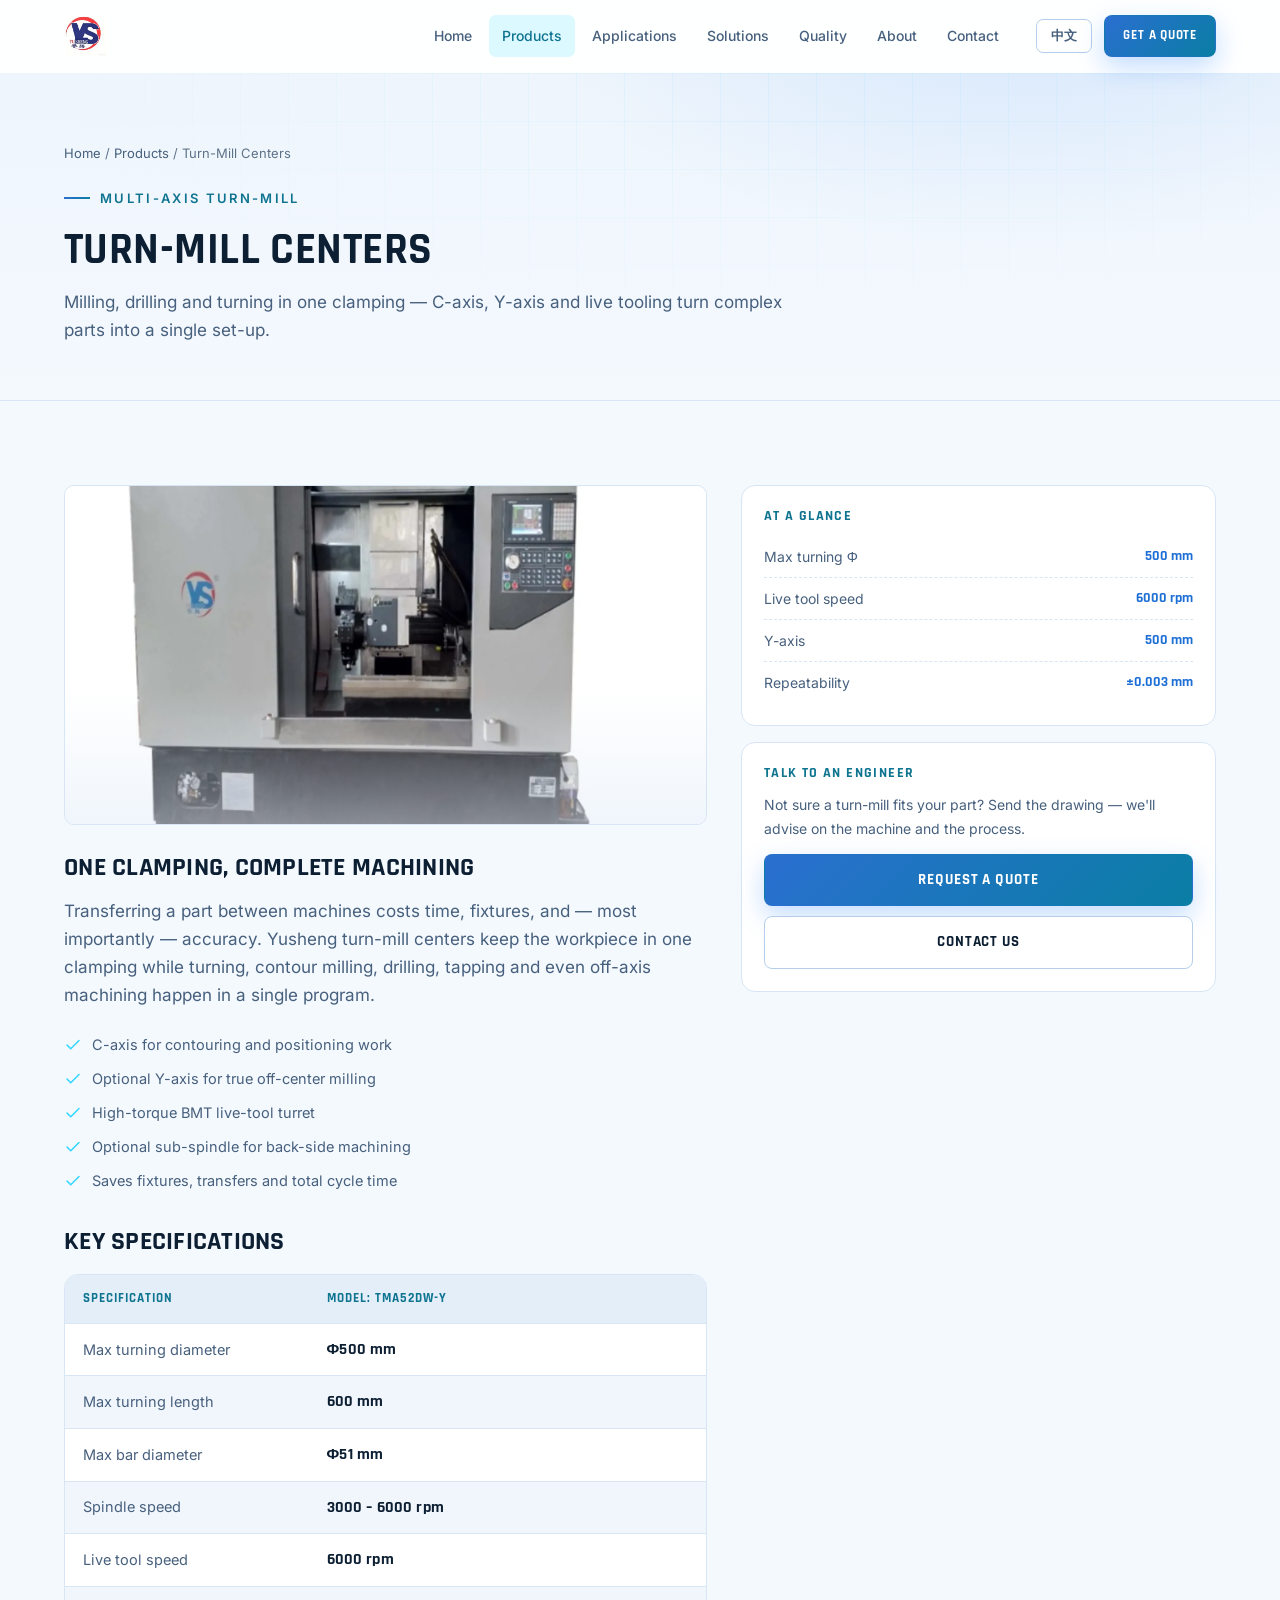
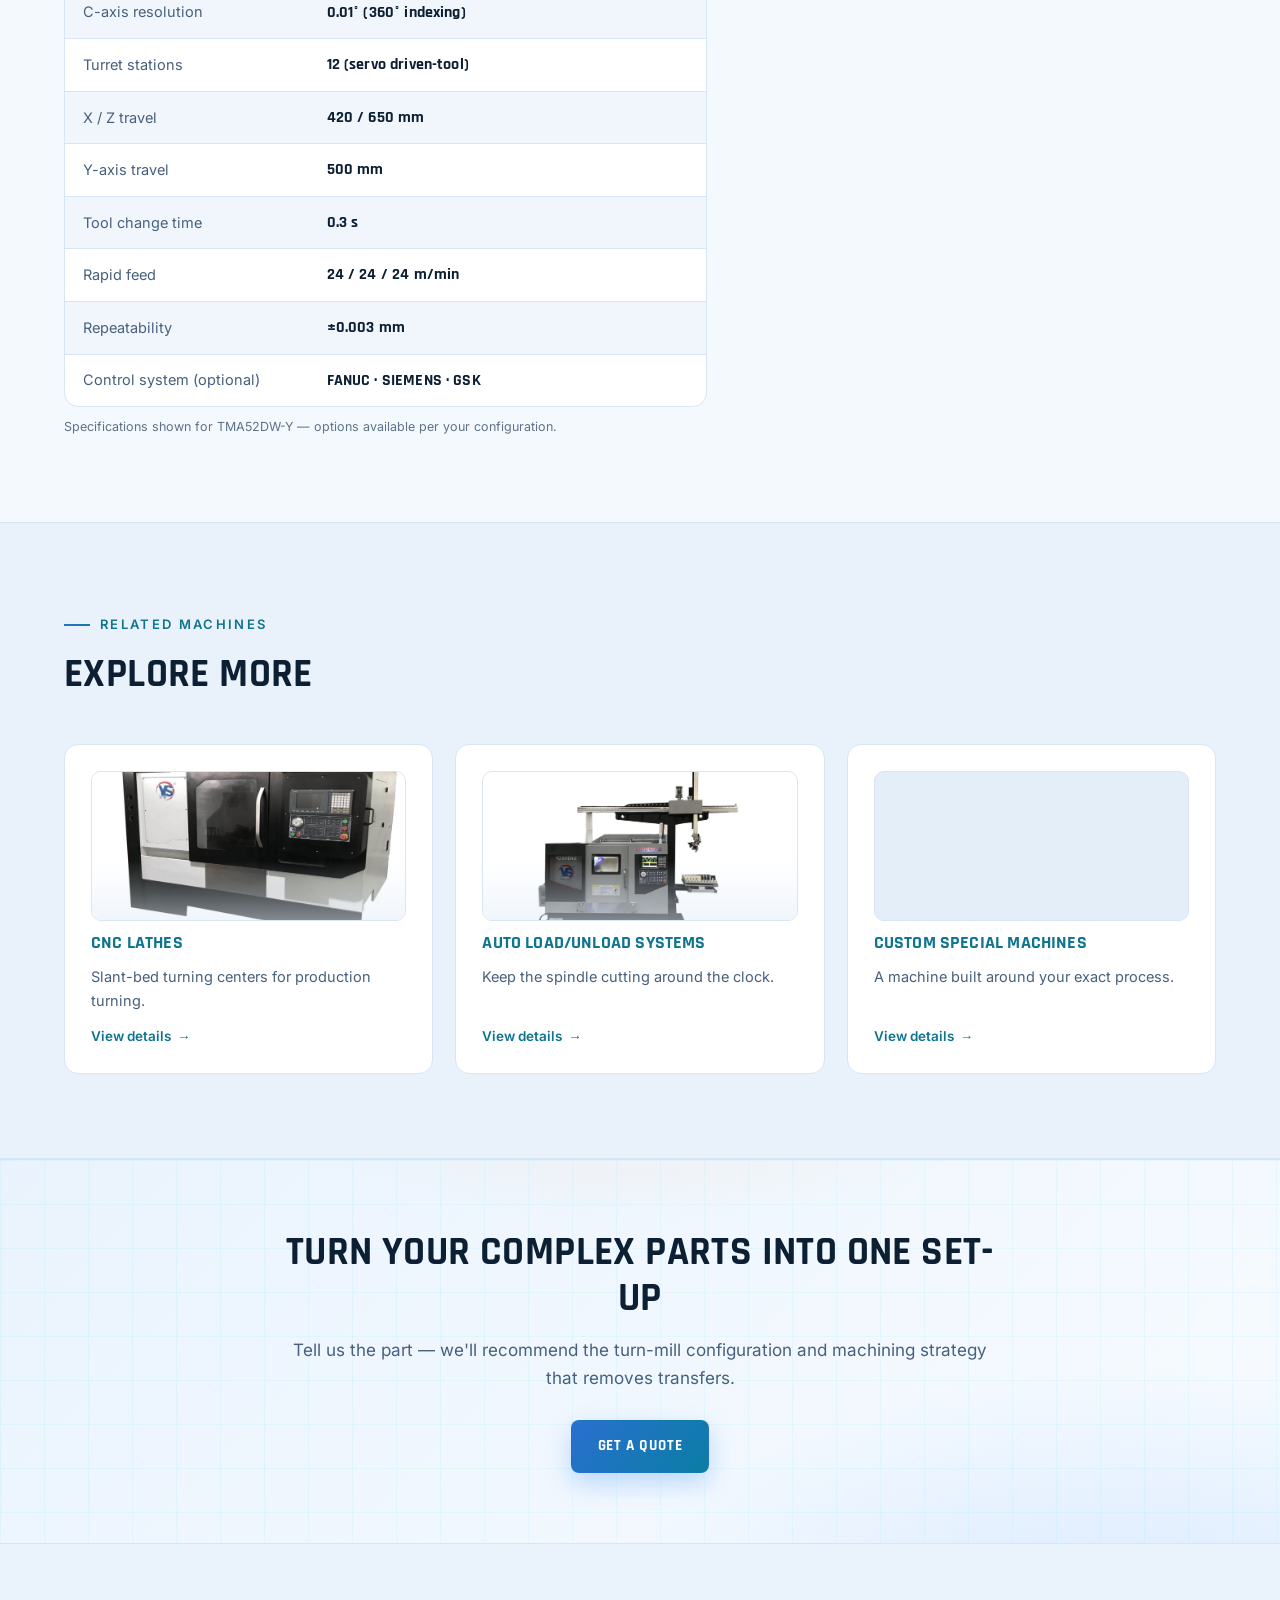
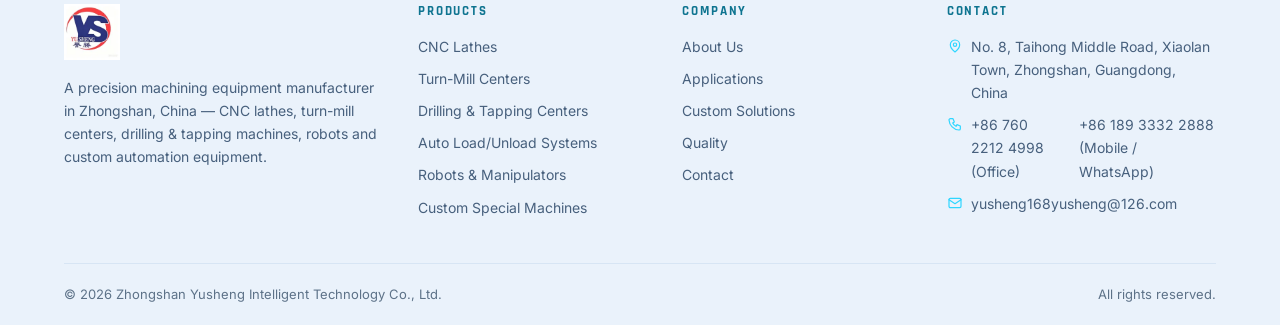
<file: product-turnmill.html>
<!DOCTYPE html>
<html lang="en">
<head>
  <meta charset="UTF-8">
  <meta name="viewport" content="width=device-width, initial-scale=1.0">
  <title data-en="Turn-Mill Centers — Complete Machining in One Set-Up | Yusheng" data-zh="车铣复合机 — 一次装夹完成完整加工 | 誉胜智能">Turn-Mill Centers — Complete Machining in One Set-Up | Yusheng</title>
  <link rel="canonical" href="https://yusheng-intelligent.pages.dev/product-turnmill.html">
  <meta name="description" content="Yusheng turn-mill centers combine turning, milling, drilling and tapping in one clamping — with C-axis, Y-axis and live tooling for complete machining of complex parts.">
  <meta property="og:title" content="Yusheng Turn-Mill Centers — Complete Machining in One Set-Up">
  <meta property="og:type" content="product">
  <meta property="og:url" content="https://yusheng-intelligent.pages.dev/product-turnmill.html">
  <link rel="icon" type="image/png" href="assets/img/logo-favicon.png">
  <link rel="stylesheet" href="assets/css/style.css">
  <script type="application/ld+json">
  {
    "@context": "https://schema.org",
    "@type": "Product",
    "name": "Yusheng Turn-Mill Centers",
    "brand": { "@type": "Brand", "name": "Yusheng" },
    "description": "Multi-axis turn-mill machines that mill, drill and turn in one set-up — one clamping, complete machining.",
    "url": "https://yusheng-intelligent.pages.dev/product-turnmill.html",
    "manufacturer": { "@type": "Organization", "name": "Zhongshan Yusheng Intelligent Technology Co., Ltd." }
  }
  </script>
</head>
<body>

  <!-- ============ HEADER ============ -->
  <header class="site-header">
    <div class="container header-inner">
      <a class="brand" href="index.html">
        <img class="brand-logo" src="assets/img/logo.webp" alt="YU SHENG · 誉胜">
      </a>

      <nav class="nav" aria-label="Main">
        <a href="index.html" data-en="Home" data-zh="首页">Home</a>
        <a href="products.html" class="active" data-en="Products" data-zh="产品中心">Products</a>
        <a href="applications.html" data-en="Applications" data-zh="应用领域">Applications</a>
        <a href="solutions.html" data-en="Solutions" data-zh="定制方案">Solutions</a>
        <a href="quality.html" data-en="Quality" data-zh="质量保障">Quality</a>
        <a href="about.html" data-en="About" data-zh="关于我们">About</a>
        <a href="contact.html" data-en="Contact" data-zh="联系我们">Contact</a>
      </nav>

      <div class="header-actions">
        <button id="langToggle" class="lang-toggle" aria-label="Switch language">中文</button>
        <a class="btn btn-accent btn-sm" href="#" data-open-modal data-product="turnmill" data-en="Get a Quote" data-zh="获取报价">Get a Quote</a>
        <button class="nav-toggle" aria-label="Menu"><span></span><span></span><span></span></button>
      </div>
    </div>
  </header>

  <!-- ============ PAGE HERO ============ -->
  <section class="page-hero">
    <div class="container">
      <nav class="breadcrumb" aria-label="Breadcrumb">
        <a href="index.html" data-en="Home" data-zh="首页">Home</a> / <a href="products.html" data-en="Products" data-zh="产品中心">Products</a> / <span data-en="Turn-Mill Centers" data-zh="车铣复合机">Turn-Mill Centers</span>
      </nav>
      <span class="eyebrow" data-en="Multi-Axis Turn-Mill" data-zh="多轴车铣复合">Multi-Axis Turn-Mill</span>
      <h1 data-en="Turn-Mill Centers" data-zh="车铣复合机">Turn-Mill Centers</h1>
      <p class="lead" style="margin-top:12px" data-en="Milling, drilling and turning in one clamping — C-axis, Y-axis and live tooling turn complex parts into a single set-up."
         data-zh="C 轴、Y 轴与动力刀具让车、铣、钻、攻在一次装夹内完成，复杂零件不再转机。">Milling, drilling and turning in one clamping — C-axis, Y-axis and live tooling turn complex parts into a single set-up.</p>
    </div>
  </section>

  <!-- ============ DETAIL ============ -->
  <section class="section">
    <div class="container">
      <div class="detail-layout">
        <div>
          <div class="card-img hero-img"><img src="assets/img/P02-turnmill.webp" alt="Yusheng turn-mill centre with the door open, showing the tool turret and spindle" loading="eager" decoding="async"></div>

          <h2 style="font-size:26px;margin-bottom:14px" data-en="One Clamping, Complete Machining" data-zh="一次装夹，完整加工">One Clamping, Complete Machining</h2>
          <p class="lead" data-en="Transferring a part between machines costs time, fixtures, and — most importantly — accuracy. Yusheng turn-mill centers keep the workpiece in one clamping while turning, contour milling, drilling, tapping and even off-axis machining happen in a single program."
             data-zh="零件在机床间周转会消耗时间、夹具，更重要的是精度。誉胜车铣复合机让工件一次装夹，车削、轮廓铣、钻孔、攻丝甚至偏轴加工都在一个程序内完成。">Transferring a part between machines costs time, fixtures, and — most importantly — accuracy. Yusheng turn-mill centers keep the workpiece in one clamping while turning, contour milling, drilling, tapping and even off-axis machining happen in a single program.</p>

          <ul class="check-list" style="margin:24px 0 34px">
            <li><svg viewBox="0 0 24 24" fill="none" stroke="#2fd6ff" stroke-width="2" stroke-linecap="round" stroke-linejoin="round"><path d="M20 6L9 17l-5-5"/></svg><span data-en="C-axis for contouring and positioning work" data-zh="C 轴轮廓加工与分度定位">C-axis for contouring and positioning work</span></li>
            <li><svg viewBox="0 0 24 24" fill="none" stroke="#2fd6ff" stroke-width="2" stroke-linecap="round" stroke-linejoin="round"><path d="M20 6L9 17l-5-5"/></svg><span data-en="Optional Y-axis for true off-center milling" data-zh="可选 Y 轴，实现真正的偏轴铣削">Optional Y-axis for true off-center milling</span></li>
            <li><svg viewBox="0 0 24 24" fill="none" stroke="#2fd6ff" stroke-width="2" stroke-linecap="round" stroke-linejoin="round"><path d="M20 6L9 17l-5-5"/></svg><span data-en="High-torque BMT live-tool turret" data-zh="高扭矩 BMT 动力刀塔">High-torque BMT live-tool turret</span></li>
            <li><svg viewBox="0 0 24 24" fill="none" stroke="#2fd6ff" stroke-width="2" stroke-linecap="round" stroke-linejoin="round"><path d="M20 6L9 17l-5-5"/></svg><span data-en="Optional sub-spindle for back-side machining" data-zh="可选副主轴，背向加工一次完成">Optional sub-spindle for back-side machining</span></li>
            <li><svg viewBox="0 0 24 24" fill="none" stroke="#2fd6ff" stroke-width="2" stroke-linecap="round" stroke-linejoin="round"><path d="M20 6L9 17l-5-5"/></svg><span data-en="Saves fixtures, transfers and total cycle time" data-zh="节省夹具、转机与总节拍时间">Saves fixtures, transfers and total cycle time</span></li>
          </ul>

          <h2 style="font-size:26px;margin-bottom:18px" data-en="Key Specifications" data-zh="主要规格">Key Specifications</h2>
          <div class="spec-wrap" data-reveal>
            <table class="spec-table">
              <thead>
                <tr>
                  <th data-en="Specification" data-zh="规格项">Specification</th>
                  <th data-en="Model: TMA52DW-Y" data-zh="型号：TMA52DW-Y">Model: TMA52DW-Y</th>
                </tr>
              </thead>
              <tbody>
                <tr><td data-en="Max turning diameter" data-zh="最大加工直径">Max turning diameter</td><td><b>Φ500 mm</b></td></tr>
                <tr><td data-en="Max turning length" data-zh="最大加工长度">Max turning length</td><td><b>600 mm</b></td></tr>
                <tr><td data-en="Max bar diameter" data-zh="最大棒料直径">Max bar diameter</td><td><b>Φ51 mm</b></td></tr>
                <tr><td data-en="Spindle speed" data-zh="主轴转速">Spindle speed</td><td><b>3000 – 6000 rpm</b></td></tr>
                <tr><td data-en="Live tool speed" data-zh="动力刀具转速">Live tool speed</td><td><b>6000 rpm</b></td></tr>
                <tr><td data-en="C-axis resolution" data-zh="C 轴分度分辨率">C-axis resolution</td><td><b>0.01° (360° indexing)</b></td></tr>
                <tr><td data-en="Turret stations" data-zh="刀塔刀位数">Turret stations</td><td><b>12 (servo driven-tool)</b></td></tr>
                <tr><td data-en="X / Z travel" data-zh="X / Z 轴行程">X / Z travel</td><td><b>420 / 650 mm</b></td></tr>
                <tr><td data-en="Y-axis travel" data-zh="Y 轴行程">Y-axis travel</td><td><b>500 mm</b></td></tr>
                <tr><td data-en="Tool change time" data-zh="换刀时间">Tool change time</td><td><b>0.3 s</b></td></tr>
                <tr><td data-en="Rapid feed" data-zh="快速进给">Rapid feed</td><td><b>24 / 24 / 24 m/min</b></td></tr>
                <tr><td data-en="Repeatability" data-zh="重复定位精度">Repeatability</td><td><b>±0.003 mm</b></td></tr>
                <tr><td data-en="Control system (optional)" data-zh="数控系统（可选）">Control system (optional)</td><td><b>FANUC · SIEMENS · GSK</b></td></tr>
              </tbody>
            </table>
          </div>
          <p style="color:var(--dim);font-size:12.5px;margin-top:10px" data-en="Specifications shown for TMA52DW-Y — options available per your configuration."
             data-zh="以上为 TMA52DW-Y 参数——选配项按您的配置为准。">Specifications shown for TMA52DW-Y — options available per your configuration.</p>
        </div>

        <aside class="side-sticky">
          <div class="side-card">
            <h3 data-en="At a glance" data-zh="快速一览">At a glance</h3>
            <div class="row"><span data-en="Max turning Φ" data-zh="最大加工直径">Max turning Φ</span><b>500 mm</b></div>
            <div class="row"><span data-en="Live tool speed" data-zh="动力刀具转速">Live tool speed</span><b>6000 rpm</b></div>
            <div class="row"><span data-en="Y-axis" data-zh="Y 轴">Y-axis</span><b>500 mm</b></div>
            <div class="row"><span data-en="Repeatability" data-zh="重复定位精度">Repeatability</span><b>±0.003 mm</b></div>
          </div>
          <div class="side-card">
            <h3 data-en="Talk to an engineer" data-zh="与工程师沟通">Talk to an engineer</h3>
            <p style="font-size:14px;color:var(--muted);margin-bottom:14px" data-en="Not sure a turn-mill fits your part? Send the drawing — we'll advise on the machine and the process."
               data-zh="不确定车铣复合是否适合您的零件？把图纸发给我们，我们会从设备与工艺角度给出建议。">Not sure a turn-mill fits your part? Send the drawing — we'll advise on the machine and the process.</p>
            <a class="btn btn-accent" href="#" data-open-modal data-product="turnmill" style="width:100%;justify-content:center" data-en="Request a Quote" data-zh="获取报价">Request a Quote</a>
            <a class="btn btn-ghost" href="contact.html" style="width:100%;justify-content:center;margin-top:10px" data-en="Contact Us" data-zh="联系我们">Contact Us</a>
          </div>
        </aside>
      </div>
    </div>
  </section>

  <!-- ============ RELATED ============ -->
  <section class="section alt">
    <div class="container">
      <div class="sec-head" data-reveal>
        <span class="eyebrow" data-en="Related machines" data-zh="相关设备">Related machines</span>
        <h2 data-en="Explore More" data-zh="了解更多">Explore More</h2>
      </div>
      <div class="grid grid-3">
        <a class="card" href="product-cnc.html" data-reveal>
          <div class="card-img"><img src="assets/img/P01-cnc-lathe.webp" alt="Yusheng CNC lathe with the sliding door open, showing the work area and the operator control panel" loading="lazy" decoding="async"></div>
          <h3 data-en="CNC Lathes" data-zh="CNC 数控车床">CNC Lathes</h3>
          <p data-en="Slant-bed turning centers for production turning." data-zh="量产车削用斜床身车削中心。">Slant-bed turning centers for production turning.</p>
          <span class="more" data-en="View details" data-zh="查看详情">View details</span>
        </a>
        <a class="card" href="product-auto.html" data-reveal>
          <div class="card-img"><img src="assets/img/P04-loader.webp" alt="Yusheng CNC lathe fitted with an overhead gantry loader and a stacked part tray for unmanned running" loading="lazy" decoding="async"></div>
          <h3 data-en="Auto Load/Unload Systems" data-zh="自动化上下料装置">Auto Load/Unload Systems</h3>
          <p data-en="Keep the spindle cutting around the clock." data-zh="让主轴全天候保持切削。">Keep the spindle cutting around the clock.</p>
          <span class="more" data-en="View details" data-zh="查看详情">View details</span>
        </a>
        <a class="card" href="product-custom.html" data-reveal>
          <div class="card-img"><img src="assets/img/P06-custom.webp" alt="Close-up of a Yusheng machine with the work-area door open, showing the tooling inside and the control panel" loading="lazy" decoding="async"></div>
          <h3 data-en="Custom Special Machines" data-zh="定制专用设备">Custom Special Machines</h3>
          <p data-en="A machine built around your exact process." data-zh="围绕您的工艺定制设备。">A machine built around your exact process.</p>
          <span class="more" data-en="View details" data-zh="查看详情">View details</span>
        </a>
      </div>
    </div>
  </section>

  <!-- ============ CTA BAND ============ -->
  <section class="cta-band">
    <div class="container cta-inner" data-reveal>
      <h2 data-en="Turn your complex parts into one set-up" data-zh="让复杂零件一次装夹完成">Turn your complex parts into one set-up</h2>
      <p class="lead" data-en="Tell us the part — we'll recommend the turn-mill configuration and machining strategy that removes transfers."
         data-zh="告诉我们您的零件，我们为您推荐消除转机的车铣复合配置与加工方案。">Tell us the part — we'll recommend the turn-mill configuration and machining strategy that removes transfers.</p>
      <div class="hero-cta">
        <a class="btn btn-accent" href="#" data-open-modal data-product="turnmill" data-en="Get a Quote" data-zh="获取报价">Get a Quote</a>
      </div>
    </div>
  </section>

  <!-- ============ FOOTER ============ -->
  <footer class="site-footer">
    <div class="container">
      <div class="footer-grid">
        <div class="footer-brand">
          <a class="brand" href="index.html">
            <img class="brand-logo" src="assets/img/logo.webp" alt="YU SHENG · 誉胜">
          </a>
          <p data-en="A precision machining equipment manufacturer in Zhongshan, China — CNC lathes, turn-mill centers, drilling &amp; tapping machines, robots and custom automation equipment."
             data-zh="位于中国中山的精密加工装备制造商——CNC 数控车床、车铣复合机、钻攻中心、机械手及定制自动化设备。">A precision machining equipment manufacturer in Zhongshan, China — CNC lathes, turn-mill centers, drilling &amp; tapping machines, robots and custom automation equipment.</p>
        </div>

        <div class="footer-col">
          <h2 class="footer-title" data-en="Products" data-zh="产品中心">Products</h2>
          <ul>
            <li><a href="product-cnc.html" data-en="CNC Lathes" data-zh="CNC 数控车床">CNC Lathes</a></li>
            <li><a href="product-turnmill.html" data-en="Turn-Mill Centers" data-zh="车铣复合机">Turn-Mill Centers</a></li>
            <li><a href="product-drilling.html" data-en="Drilling &amp; Tapping Centers" data-zh="高速钻攻中心">Drilling &amp; Tapping Centers</a></li>
            <li><a href="product-auto.html" data-en="Auto Load/Unload Systems" data-zh="自动化上下料装置">Auto Load/Unload Systems</a></li>
            <li><a href="product-robot.html" data-en="Robots &amp; Manipulators" data-zh="机械手">Robots &amp; Manipulators</a></li>
            <li><a href="product-custom.html" data-en="Custom Special Machines" data-zh="定制专用设备">Custom Special Machines</a></li>
          </ul>
        </div>

        <div class="footer-col">
          <h2 class="footer-title" data-en="Company" data-zh="公司">Company</h2>
          <ul>
            <li><a href="about.html" data-en="About Us" data-zh="关于我们">About Us</a></li>
            <li><a href="applications.html" data-en="Applications" data-zh="应用领域">Applications</a></li>
            <li><a href="solutions.html" data-en="Custom Solutions" data-zh="定制方案">Custom Solutions</a></li>
            <li><a href="quality.html" data-en="Quality" data-zh="质量保障">Quality</a></li>
            <li><a href="contact.html" data-en="Contact" data-zh="联系我们">Contact</a></li>
          </ul>
        </div>

        <div class="footer-col">
          <h2 class="footer-title" data-en="Contact" data-zh="联系方式">Contact</h2>
          <ul>
            <li><svg viewBox="0 0 24 24" fill="none" stroke="#2fd6ff" stroke-width="1.8" stroke-linecap="round" stroke-linejoin="round"><path d="M12 21s-7-5.6-7-11a7 7 0 0 1 14 0c0 5.4-7 11-7 11z"/><circle cx="12" cy="10" r="2.5"/></svg><span data-en="No. 8, Taihong Middle Road, Xiaolan Town, Zhongshan, Guangdong, China" data-zh="中国广东省中山市小榄镇泰弘中路8号">No. 8, Taihong Middle Road, Xiaolan Town, Zhongshan, Guangdong, China</span></li>
            <li><svg viewBox="0 0 24 24" fill="none" stroke="#2fd6ff" stroke-width="1.8" stroke-linecap="round" stroke-linejoin="round"><path d="M5 4h4l2 5-2.5 1.5a12 12 0 0 0 5 5L15 13l5 2v4a2 2 0 0 1-2 2A16 16 0 0 1 3 6a2 2 0 0 1 2-2z"/></svg><span data-en="+86 760 2212 4998 (Office)" data-zh="+86 760 2212 4998（办公室）">+86 760 2212 4998 (Office)</span><br><span data-en="+86 189 3332 2888 (Mobile / WhatsApp)" data-zh="+86 189 3332 2888（手机 / 微信 / WhatsApp）">+86 189 3332 2888 (Mobile / WhatsApp)</span></li>
            <li><svg viewBox="0 0 24 24" fill="none" stroke="#2fd6ff" stroke-width="1.8" stroke-linecap="round" stroke-linejoin="round"><rect x="3" y="5" width="18" height="14" rx="2"/><path d="M3 7l9 6 9-6"/></svg><span>yusheng168yusheng@126.com</span></li>
          </ul>
        </div>
      </div>

      <div class="footer-bottom">
        <span>© <span id="year">2026</span> <span data-en="Zhongshan Yusheng Intelligent Technology Co., Ltd." data-zh="中山市誉胜智能科技有限公司">Zhongshan Yusheng Intelligent Technology Co., Ltd.</span></span>
        <span data-en="All rights reserved." data-zh="版权所有。">All rights reserved.</span>
      </div>
    </div>
  </footer>

  <!-- ============ INQUIRY MODAL ============ -->
  <div class="modal-overlay" id="inquiryModal">
    <div class="modal">
      <button class="close-btn" id="modalClose" aria-label="Close">×</button>
      <h3 data-en="Request a Quote" data-zh="获取报价">Request a Quote</h3>
      <p data-en="Tell us what you machine — our engineers will reply within 24 hours with a recommendation and quotation."
         data-zh="告诉我们您的加工需求，我们的工程师将在 24 小时内回复并提供建议与报价。">Tell us what you machine — our engineers will reply within 24 hours with a recommendation and quotation.</p>
      <form data-ajax novalidate>
        <div class="form-group">
          <label data-en="Product of Interest" data-zh="感兴趣的产品">Product of Interest</label>
          <select name="product" id="inquiryProduct">
            <option value="cnc" data-en="CNC Lathe" data-zh="CNC 数控车床">CNC Lathe</option>
            <option value="turnmill" data-en="Turn-Mill Center" data-zh="车铣复合机">Turn-Mill Center</option>
            <option value="drilling" data-en="Drilling &amp; Tapping Center" data-zh="高速钻攻中心">Drilling &amp; Tapping Center</option>
            <option value="auto" data-en="Auto Load/Unload System" data-zh="自动化上下料装置">Auto Load/Unload System</option>
            <option value="robot" data-en="Robot / Manipulator" data-zh="机械手">Robot / Manipulator</option>
            <option value="custom" data-en="Custom Special Machine" data-zh="定制专用设备">Custom Special Machine</option>
          </select>
        </div>
        <div class="form-group">
          <label data-en="Your Name" data-zh="您的姓名">Your Name</label>
          <input name="name" type="text" data-en-ph="Full name" data-zh-ph="您的姓名" placeholder="Full name">
        </div>
        <div class="form-group">
          <label data-en="Email" data-zh="邮箱">Email</label>
          <input name="email" type="email" data-en-ph="you@company.com" data-zh-ph="you@company.com" placeholder="you@company.com">
        </div>
        <div class="form-group">
          <label data-en="Company (optional)" data-zh="公司名称（选填）">Company (optional)</label>
          <input name="company" type="text" data-en-ph="Your company" data-zh-ph="您的公司" placeholder="Your company">
        </div>
        <div class="form-group">
          <label data-en="Phone / WhatsApp (optional)" data-zh="电话 / WhatsApp（选填）">Phone / WhatsApp (optional)</label>
          <input name="phone" type="tel" data-en-ph="+86 ..." data-zh-ph="+86 ..." placeholder="+86 ...">
        </div>
        <div class="form-group">
          <label data-en="Your Message" data-zh="您的需求">Your Message</label>
          <textarea name="message" data-en-ph="Part description, quantity, target delivery…" data-zh-ph="零件描述、数量、目标交付……" placeholder="Part description, quantity, target delivery…"></textarea>
        </div>
        <button type="submit" class="btn btn-accent" style="width:100%;justify-content:center" data-en="Send Inquiry" data-zh="提交询盘">Send Inquiry</button>
        <div class="form-note" data-en="Your information is kept confidential." data-zh="您的信息将被严格保密。">Your information is kept confidential.</div>
      </form>
    </div>
  </div>

  <script src="assets/js/main.js"></script>
</body>
</html>
</file>
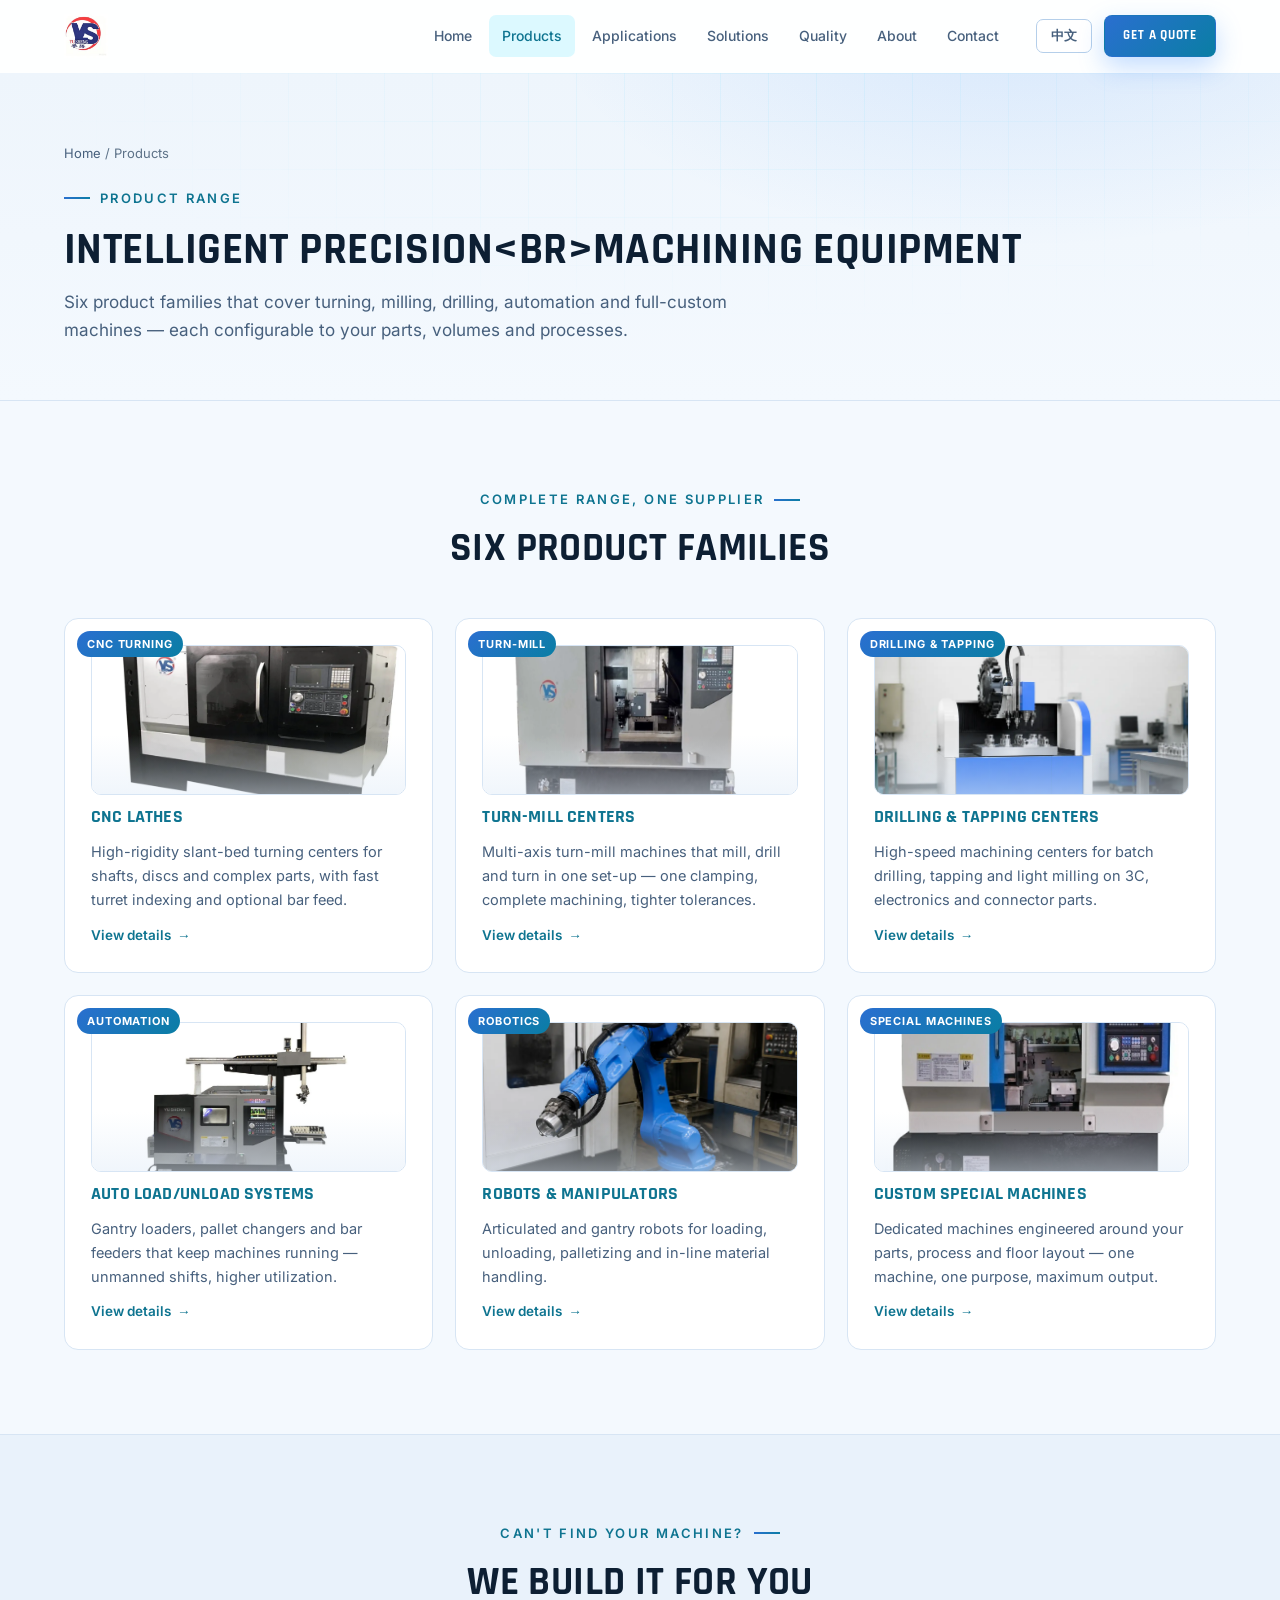
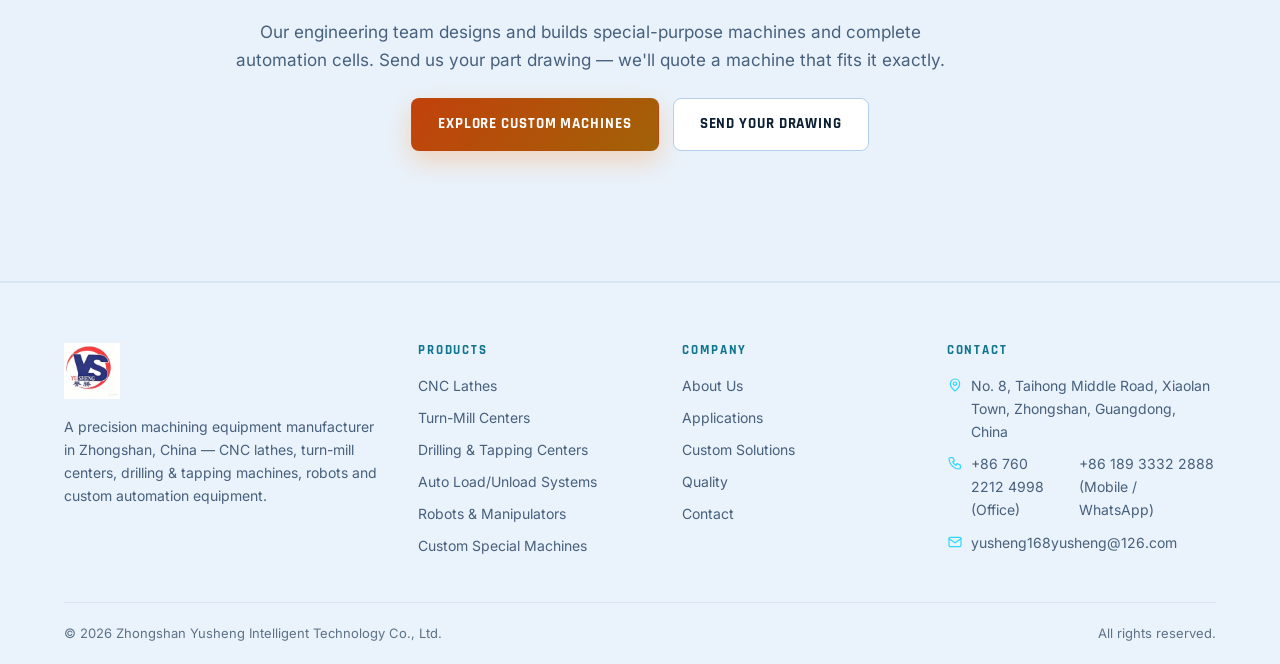
<file: products.html>
<!DOCTYPE html>
<html lang="en">
<head>
  <meta charset="UTF-8">
  <meta name="viewport" content="width=device-width, initial-scale=1.0">
  <title data-en="Products — CNC Lathes, Turn-Mill, Drilling & Tapping, Automation | Yusheng" data-zh="产品中心 — CNC 数控车床、车铣复合机、钻攻中心、自动化装备 | 誉胜智能">Products — CNC Lathes, Turn-Mill, Drilling &amp; Tapping, Automation | Yusheng</title>
  <link rel="canonical" href="https://yusheng-intelligent.pages.dev/products.html">
  <meta name="description" content="Explore Yusheng's range: CNC lathes, turn-mill centers, high-speed drilling & tapping centers, auto load/unload systems, robots and custom special-purpose machines.">
  <meta property="og:title" content="Yusheng Products — Intelligent Precision Machining Equipment">
  <meta property="og:type" content="website">
  <meta property="og:url" content="https://yusheng-intelligent.pages.dev/products.html">
  <link rel="icon" type="image/png" href="assets/img/logo-favicon.png">
  <link rel="stylesheet" href="assets/css/style.css">
  <script type="application/ld+json">
  {
    "@context": "https://schema.org",
    "@type": "ItemList",
    "name": "Yusheng Intelligent Technology — Product Range",
    "itemListElement": [
      { "@type": "Product", "position": 1, "name": "CNC Lathes", "url": "https://yusheng-intelligent.pages.dev/product-cnc.html" },
      { "@type": "Product", "position": 2, "name": "Turn-Mill Centers", "url": "https://yusheng-intelligent.pages.dev/product-turnmill.html" },
      { "@type": "Product", "position": 3, "name": "Drilling & Tapping Centers", "url": "https://yusheng-intelligent.pages.dev/product-drilling.html" },
      { "@type": "Product", "position": 4, "name": "Auto Load/Unload Systems", "url": "https://yusheng-intelligent.pages.dev/product-auto.html" },
      { "@type": "Product", "position": 5, "name": "Robots & Manipulators", "url": "https://yusheng-intelligent.pages.dev/product-robot.html" },
      { "@type": "Product", "position": 6, "name": "Custom Special Machines", "url": "https://yusheng-intelligent.pages.dev/product-custom.html" }
    ]
  }
  </script>
</head>
<body>

  <!-- ============ HEADER ============ -->
  <header class="site-header">
    <div class="container header-inner">
      <a class="brand" href="index.html">
        <img class="brand-logo" src="assets/img/logo.webp" alt="YU SHENG · 誉胜">
      </a>

      <nav class="nav" aria-label="Main">
        <a href="index.html" data-en="Home" data-zh="首页">Home</a>
        <a href="products.html" class="active" data-en="Products" data-zh="产品中心">Products</a>
        <a href="applications.html" data-en="Applications" data-zh="应用领域">Applications</a>
        <a href="solutions.html" data-en="Solutions" data-zh="定制方案">Solutions</a>
        <a href="quality.html" data-en="Quality" data-zh="质量保障">Quality</a>
        <a href="about.html" data-en="About" data-zh="关于我们">About</a>
        <a href="contact.html" data-en="Contact" data-zh="联系我们">Contact</a>
      </nav>

      <div class="header-actions">
        <button id="langToggle" class="lang-toggle" aria-label="Switch language">中文</button>
        <a class="btn btn-accent btn-sm" href="#" data-open-modal data-en="Get a Quote" data-zh="获取报价">Get a Quote</a>
        <button class="nav-toggle" aria-label="Menu"><span></span><span></span><span></span></button>
      </div>
    </div>
  </header>

  <!-- ============ PAGE HERO ============ -->
  <section class="page-hero">
    <div class="container">
      <nav class="breadcrumb" aria-label="Breadcrumb">
        <a href="index.html" data-en="Home" data-zh="首页">Home</a> / <span data-en="Products" data-zh="产品中心">Products</span>
      </nav>
      <span class="eyebrow" data-en="Product range" data-zh="产品系列">Product range</span>
      <h1 data-en="Intelligent Precision<br>Machining Equipment" data-zh="智能精密<br>加工装备">Intelligent Precision<br>Machining Equipment</h1>
      <p class="lead" style="margin-top:12px" data-en="Six product families that cover turning, milling, drilling, automation and full-custom machines — each configurable to your parts, volumes and processes."
         data-zh="六大产品系列，覆盖车削、铣削、钻攻、自动化与全定制设备——每款均可按您的零件、产量与工艺配置。">Six product families that cover turning, milling, drilling, automation and full-custom machines — each configurable to your parts, volumes and processes.</p>
    </div>
  </section>

  <!-- ============ PRODUCT GRID ============ -->
  <section class="section">
    <div class="container">
      <div class="sec-head center" data-reveal>
        <span class="eyebrow" data-en="Complete range, one supplier" data-zh="全系列覆盖，一家供应商">Complete range, one supplier</span>
        <h2 data-en="Six Product Families" data-zh="六大产品系列">Six Product Families</h2>
      </div>
      <div class="grid grid-3">
        <a class="card" href="product-cnc.html" data-reveal>
          <span class="card-tag" data-en="CNC Turning" data-zh="数控车削">CNC Turning</span>
          <div class="card-img"><img src="assets/img/P01-cnc-lathe.webp" alt="Yusheng CNC lathe with the sliding door open, showing the work area and the operator control panel" loading="lazy" decoding="async"></div>
          <h3 data-en="CNC Lathes" data-zh="CNC 数控车床">CNC Lathes</h3>
          <p data-en="High-rigidity slant-bed turning centers for shafts, discs and complex parts, with fast turret indexing and optional bar feed."
             data-zh="高刚性斜床身数控车床，适用于轴类、盘类及复杂零件，配高速刀塔与可选棒料送料。">High-rigidity slant-bed turning centers for shafts, discs and complex parts, with fast turret indexing and optional bar feed.</p>
          <span class="more" data-en="View details" data-zh="查看详情">View details</span>
        </a>

        <a class="card" href="product-turnmill.html" data-reveal>
          <span class="card-tag" data-en="Turn-Mill" data-zh="车铣复合">Turn-Mill</span>
          <div class="card-img"><img src="assets/img/P02-turnmill.webp" alt="Yusheng turn-mill centre with the door open, showing the tool turret and spindle" loading="lazy" decoding="async"></div>
          <h3 data-en="Turn-Mill Centers" data-zh="车铣复合机">Turn-Mill Centers</h3>
          <p data-en="Multi-axis turn-mill machines that mill, drill and turn in one set-up — one clamping, complete machining, tighter tolerances."
             data-zh="多轴车铣复合加工中心，一次装夹完成车、铣、钻多工序——一次装夹、完整加工、更高精度。">Multi-axis turn-mill machines that mill, drill and turn in one set-up — one clamping, complete machining, tighter tolerances.</p>
          <span class="more" data-en="View details" data-zh="查看详情">View details</span>
        </a>

        <a class="card" href="product-drilling.html" data-reveal>
          <span class="card-tag" data-en="Drilling & Tapping" data-zh="钻攻">Drilling &amp; Tapping</span>
          <div class="card-img"><img src="assets/img/P03-drilling.webp" alt="High-speed drilling and tapping centre with a circular tool magazine above a fixture plate of machined parts" loading="lazy" decoding="async"></div>
          <h3 data-en="Drilling & Tapping Centers" data-zh="高速钻攻中心">Drilling &amp; Tapping Centers</h3>
          <p data-en="High-speed machining centers for batch drilling, tapping and light milling on 3C, electronics and connector parts."
             data-zh="高速加工中心，面向 3C 电子、连接器等零件的批量钻削、攻丝与轻铣削。">High-speed machining centers for batch drilling, tapping and light milling on 3C, electronics and connector parts.</p>
          <span class="more" data-en="View details" data-zh="查看详情">View details</span>
        </a>

        <a class="card" href="product-auto.html" data-reveal>
          <span class="card-tag" data-en="Automation" data-zh="自动化">Automation</span>
          <div class="card-img"><img src="assets/img/P04-loader.webp" alt="Yusheng CNC lathe fitted with an overhead gantry loader and a stacked part tray for unmanned running" loading="lazy" decoding="async"></div>
          <h3 data-en="Auto Load/Unload Systems" data-zh="自动化上下料装置">Auto Load/Unload Systems</h3>
          <p data-en="Gantry loaders, pallet changers and bar feeders that keep machines running — unmanned shifts, higher utilization."
             data-zh="桁架机械手、托盘交换器与棒料送料器，让机床持续运转——无人值守班次，更高稼动率。">Gantry loaders, pallet changers and bar feeders that keep machines running — unmanned shifts, higher utilization.</p>
          <span class="more" data-en="View details" data-zh="查看详情">View details</span>
        </a>

        <a class="card" href="product-robot.html" data-reveal>
          <span class="card-tag" data-en="Robotics" data-zh="机器人">Robotics</span>
          <div class="card-img"><img src="assets/img/P05-robot.webp" alt="Six-axis robot arm holding a machined aluminium part beside a CNC machine" loading="lazy" decoding="async"></div>
          <h3 data-en="Robots & Manipulators" data-zh="机械手">Robots &amp; Manipulators</h3>
          <p data-en="Articulated and gantry robots for loading, unloading, palletizing and in-line material handling."
             data-zh="关节型与桁架式机械手，用于上下料、码垛及产线物料搬运。">Articulated and gantry robots for loading, unloading, palletizing and in-line material handling.</p>
          <span class="more" data-en="View details" data-zh="查看详情">View details</span>
        </a>

        <a class="card" href="product-custom.html" data-reveal>
          <span class="card-tag" data-en="Special Machines" data-zh="专用设备">Special Machines</span>
          <div class="card-img"><img src="assets/img/P06-custom.webp" alt="Close-up of a Yusheng machine with the work-area door open, showing the tooling inside and the control panel" loading="lazy" decoding="async"></div>
          <h3 data-en="Custom Special Machines" data-zh="定制专用设备">Custom Special Machines</h3>
          <p data-en="Dedicated machines engineered around your parts, process and floor layout — one machine, one purpose, maximum output."
             data-zh="围绕您的零件、工艺与车间布局定制专用机床——一机一用，产出最大化。">Dedicated machines engineered around your parts, process and floor layout — one machine, one purpose, maximum output.</p>
          <span class="more" data-en="View details" data-zh="查看详情">View details</span>
        </a>
      </div>
    </div>
  </section>

  <!-- ============ CUSTOM MACHINES STRIP ============ -->
  <section class="section alt">
    <div class="container">
      <div class="sec-head center" data-reveal>
        <span class="eyebrow" data-en="Can't find your machine?" data-zh="找不到合适的设备？">Can't find your machine?</span>
        <h2 data-en="We Build It For You" data-zh="我们为您定制">We Build It For You</h2>
        <p class="lead" data-en="Our engineering team designs and builds special-purpose machines and complete automation cells. Send us your part drawing — we'll quote a machine that fits it exactly."
           data-zh="我们的工程团队可设计并制造专用设备与完整自动化单元。把您的零件图纸发给我们，我们为您报价一台完全匹配的设备。">Our engineering team designs and builds special-purpose machines and complete automation cells. Send us your part drawing — we'll quote a machine that fits it exactly.</p>
        <div class="hero-cta" style="justify-content:center;margin-top:24px">
          <a class="btn btn-warn" href="product-custom.html" data-en="Explore Custom Machines" data-zh="了解定制设备">Explore Custom Machines</a>
          <a class="btn btn-ghost" href="#" data-open-modal data-en="Send Your Drawing" data-zh="发送您的图纸">Send Your Drawing</a>
        </div>
      </div>
    </div>
  </section>

  <!-- ============ FOOTER ============ -->
  <footer class="site-footer">
    <div class="container">
      <div class="footer-grid">
        <div class="footer-brand">
          <a class="brand" href="index.html">
            <img class="brand-logo" src="assets/img/logo.webp" alt="YU SHENG · 誉胜">
          </a>
          <p data-en="A precision machining equipment manufacturer in Zhongshan, China — CNC lathes, turn-mill centers, drilling &amp; tapping machines, robots and custom automation equipment."
             data-zh="位于中国中山的精密加工装备制造商——CNC 数控车床、车铣复合机、钻攻中心、机械手及定制自动化设备。">A precision machining equipment manufacturer in Zhongshan, China — CNC lathes, turn-mill centers, drilling &amp; tapping machines, robots and custom automation equipment.</p>
        </div>

        <div class="footer-col">
          <h2 class="footer-title" data-en="Products" data-zh="产品中心">Products</h2>
          <ul>
            <li><a href="product-cnc.html" data-en="CNC Lathes" data-zh="CNC 数控车床">CNC Lathes</a></li>
            <li><a href="product-turnmill.html" data-en="Turn-Mill Centers" data-zh="车铣复合机">Turn-Mill Centers</a></li>
            <li><a href="product-drilling.html" data-en="Drilling &amp; Tapping Centers" data-zh="高速钻攻中心">Drilling &amp; Tapping Centers</a></li>
            <li><a href="product-auto.html" data-en="Auto Load/Unload Systems" data-zh="自动化上下料装置">Auto Load/Unload Systems</a></li>
            <li><a href="product-robot.html" data-en="Robots &amp; Manipulators" data-zh="机械手">Robots &amp; Manipulators</a></li>
            <li><a href="product-custom.html" data-en="Custom Special Machines" data-zh="定制专用设备">Custom Special Machines</a></li>
          </ul>
        </div>

        <div class="footer-col">
          <h2 class="footer-title" data-en="Company" data-zh="公司">Company</h2>
          <ul>
            <li><a href="about.html" data-en="About Us" data-zh="关于我们">About Us</a></li>
            <li><a href="applications.html" data-en="Applications" data-zh="应用领域">Applications</a></li>
            <li><a href="solutions.html" data-en="Custom Solutions" data-zh="定制方案">Custom Solutions</a></li>
            <li><a href="quality.html" data-en="Quality" data-zh="质量保障">Quality</a></li>
            <li><a href="contact.html" data-en="Contact" data-zh="联系我们">Contact</a></li>
          </ul>
        </div>

        <div class="footer-col">
          <h2 class="footer-title" data-en="Contact" data-zh="联系方式">Contact</h2>
          <ul>
            <li><svg viewBox="0 0 24 24" fill="none" stroke="#2fd6ff" stroke-width="1.8" stroke-linecap="round" stroke-linejoin="round"><path d="M12 21s-7-5.6-7-11a7 7 0 0 1 14 0c0 5.4-7 11-7 11z"/><circle cx="12" cy="10" r="2.5"/></svg><span data-en="No. 8, Taihong Middle Road, Xiaolan Town, Zhongshan, Guangdong, China" data-zh="中国广东省中山市小榄镇泰弘中路8号">No. 8, Taihong Middle Road, Xiaolan Town, Zhongshan, Guangdong, China</span></li>
            <li><svg viewBox="0 0 24 24" fill="none" stroke="#2fd6ff" stroke-width="1.8" stroke-linecap="round" stroke-linejoin="round"><path d="M5 4h4l2 5-2.5 1.5a12 12 0 0 0 5 5L15 13l5 2v4a2 2 0 0 1-2 2A16 16 0 0 1 3 6a2 2 0 0 1 2-2z"/></svg><span data-en="+86 760 2212 4998 (Office)" data-zh="+86 760 2212 4998（办公室）">+86 760 2212 4998 (Office)</span><br><span data-en="+86 189 3332 2888 (Mobile / WhatsApp)" data-zh="+86 189 3332 2888（手机 / 微信 / WhatsApp）">+86 189 3332 2888 (Mobile / WhatsApp)</span></li>
            <li><svg viewBox="0 0 24 24" fill="none" stroke="#2fd6ff" stroke-width="1.8" stroke-linecap="round" stroke-linejoin="round"><rect x="3" y="5" width="18" height="14" rx="2"/><path d="M3 7l9 6 9-6"/></svg><span>yusheng168yusheng@126.com</span></li>
          </ul>
        </div>
      </div>

      <div class="footer-bottom">
        <span>© <span id="year">2026</span> <span data-en="Zhongshan Yusheng Intelligent Technology Co., Ltd." data-zh="中山市誉胜智能科技有限公司">Zhongshan Yusheng Intelligent Technology Co., Ltd.</span></span>
        <span data-en="All rights reserved." data-zh="版权所有。">All rights reserved.</span>
      </div>
    </div>
  </footer>

  <!-- ============ INQUIRY MODAL ============ -->
  <div class="modal-overlay" id="inquiryModal">
    <div class="modal">
      <button class="close-btn" id="modalClose" aria-label="Close">×</button>
      <h3 data-en="Request a Quote" data-zh="获取报价">Request a Quote</h3>
      <p data-en="Tell us what you machine — our engineers will reply within 24 hours with a recommendation and quotation."
         data-zh="告诉我们您的加工需求，我们的工程师将在 24 小时内回复并提供建议与报价。">Tell us what you machine — our engineers will reply within 24 hours with a recommendation and quotation.</p>
      <form data-ajax novalidate>
        <div class="form-group">
          <label data-en="Product of Interest" data-zh="感兴趣的产品">Product of Interest</label>
          <select name="product" id="inquiryProduct">
            <option value="cnc" data-en="CNC Lathe" data-zh="CNC 数控车床">CNC Lathe</option>
            <option value="turnmill" data-en="Turn-Mill Center" data-zh="车铣复合机">Turn-Mill Center</option>
            <option value="drilling" data-en="Drilling &amp; Tapping Center" data-zh="高速钻攻中心">Drilling &amp; Tapping Center</option>
            <option value="auto" data-en="Auto Load/Unload System" data-zh="自动化上下料装置">Auto Load/Unload System</option>
            <option value="robot" data-en="Robot / Manipulator" data-zh="机械手">Robot / Manipulator</option>
            <option value="custom" data-en="Custom Special Machine" data-zh="定制专用设备">Custom Special Machine</option>
          </select>
        </div>
        <div class="form-group">
          <label data-en="Your Name" data-zh="您的姓名">Your Name</label>
          <input name="name" type="text" data-en-ph="Full name" data-zh-ph="您的姓名" placeholder="Full name">
        </div>
        <div class="form-group">
          <label data-en="Email" data-zh="邮箱">Email</label>
          <input name="email" type="email" data-en-ph="you@company.com" data-zh-ph="you@company.com" placeholder="you@company.com">
        </div>
        <div class="form-group">
          <label data-en="Company (optional)" data-zh="公司名称（选填）">Company (optional)</label>
          <input name="company" type="text" data-en-ph="Your company" data-zh-ph="您的公司" placeholder="Your company">
        </div>
        <div class="form-group">
          <label data-en="Phone / WhatsApp (optional)" data-zh="电话 / WhatsApp（选填）">Phone / WhatsApp (optional)</label>
          <input name="phone" type="tel" data-en-ph="+86 ..." data-zh-ph="+86 ..." placeholder="+86 ...">
        </div>
        <div class="form-group">
          <label data-en="Your Message" data-zh="您的需求">Your Message</label>
          <textarea name="message" data-en-ph="Part description, quantity, target delivery…" data-zh-ph="零件描述、数量、目标交付……" placeholder="Part description, quantity, target delivery…"></textarea>
        </div>
        <button type="submit" class="btn btn-accent" style="width:100%;justify-content:center" data-en="Send Inquiry" data-zh="提交询盘">Send Inquiry</button>
        <div class="form-note" data-en="Your information is kept confidential." data-zh="您的信息将被严格保密。">Your information is kept confidential.</div>
      </form>
    </div>
  </div>

  <script src="assets/js/main.js"></script>
</body>
</html>
</file>
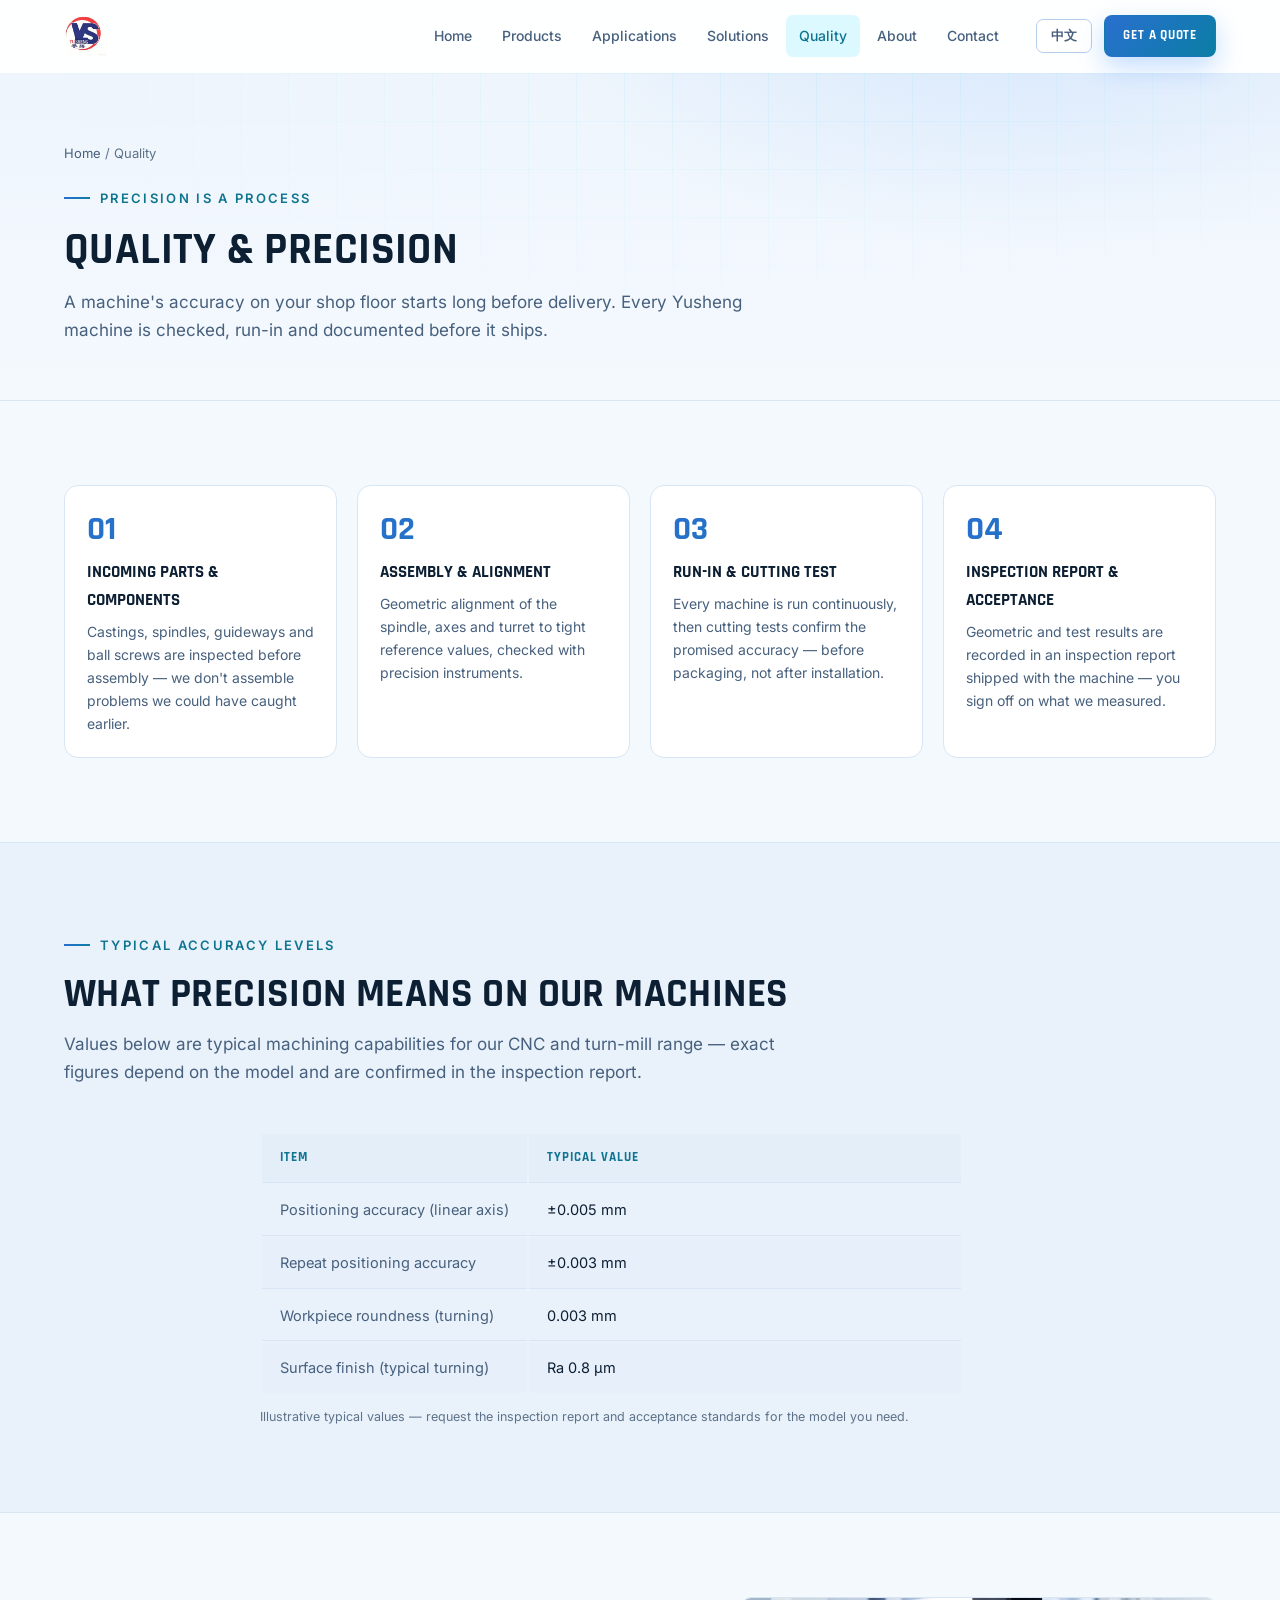
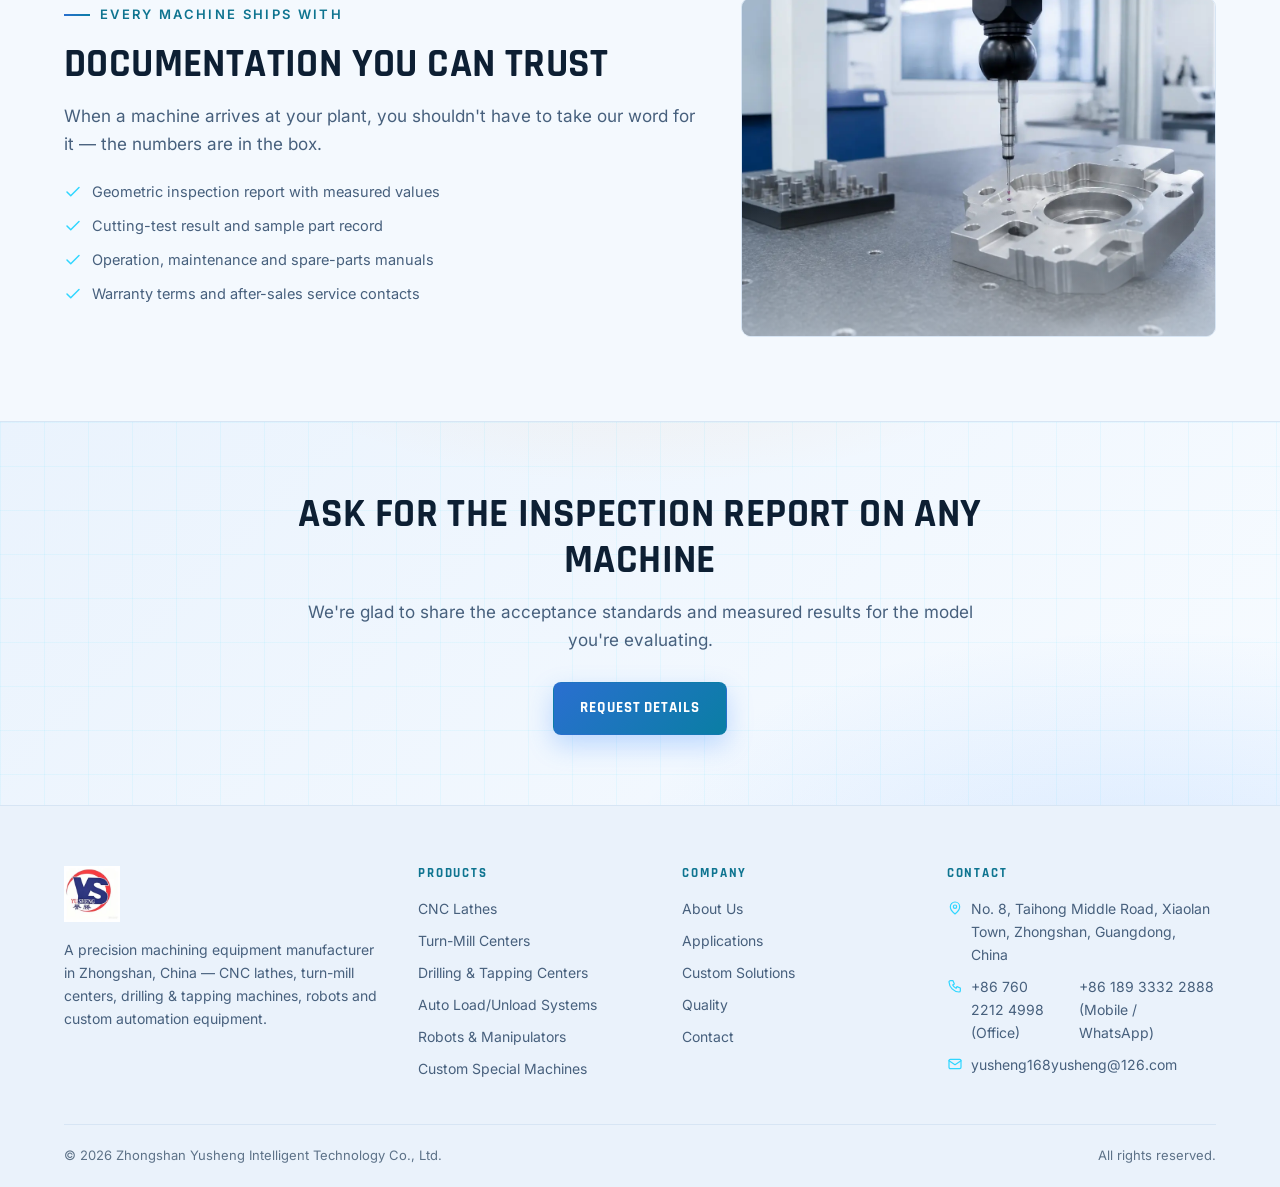
<file: quality.html>
<!DOCTYPE html>
<html lang="en">
<head>
  <meta charset="UTF-8">
  <meta name="viewport" content="width=device-width, initial-scale=1.0">
  <title data-en="Quality & Precision — Run-in, Inspection & Acceptance | Yusheng" data-zh="质量与精度 — 试运行、检测与验收 | 誉胜智能">Quality &amp; Precision — Run-in, Inspection &amp; Acceptance | Yusheng</title>
  <link rel="canonical" href="https://yusheng-intelligent.pages.dev/quality.html">
  <meta name="description" content="How Yusheng controls quality on every machine — from component inspection and assembly checks to run-in, geometric testing and acceptance before shipping.">
  <meta property="og:title" content="Yusheng Quality & Precision Control">
  <meta property="og:type" content="website">
  <meta property="og:url" content="https://yusheng-intelligent.pages.dev/quality.html">
  <link rel="icon" type="image/png" href="assets/img/logo-favicon.png">
  <link rel="stylesheet" href="assets/css/style.css">
  <script type="application/ld+json">
  {
    "@context": "https://schema.org",
    "@type": "Service",
    "name": "Precision Machining Equipment Manufacturing & Quality Assurance",
    "provider": { "@type": "Organization", "name": "Zhongshan Yusheng Intelligent Technology Co., Ltd." },
    "url": "https://yusheng-intelligent.pages.dev/quality.html",
    "serviceType": "Machine tool manufacturing and quality inspection",
    "areaServed": { "@type": "Country", "name": "Worldwide" }
  }
  </script>
</head>
<body>

  <!-- ============ HEADER ============ -->
  <header class="site-header">
    <div class="container header-inner">
      <a class="brand" href="index.html">
        <img class="brand-logo" src="assets/img/logo.webp" alt="YU SHENG · 誉胜">
      </a>

      <nav class="nav" aria-label="Main">
        <a href="index.html" data-en="Home" data-zh="首页">Home</a>
        <a href="products.html" data-en="Products" data-zh="产品中心">Products</a>
        <a href="applications.html" data-en="Applications" data-zh="应用领域">Applications</a>
        <a href="solutions.html" data-en="Solutions" data-zh="定制方案">Solutions</a>
        <a href="quality.html" class="active" data-en="Quality" data-zh="质量保障">Quality</a>
        <a href="about.html" data-en="About" data-zh="关于我们">About</a>
        <a href="contact.html" data-en="Contact" data-zh="联系我们">Contact</a>
      </nav>

      <div class="header-actions">
        <button id="langToggle" class="lang-toggle" aria-label="Switch language">中文</button>
        <a class="btn btn-accent btn-sm" href="#" data-open-modal data-en="Get a Quote" data-zh="获取报价">Get a Quote</a>
        <button class="nav-toggle" aria-label="Menu"><span></span><span></span><span></span></button>
      </div>
    </div>
  </header>

  <!-- ============ PAGE HERO ============ -->
  <section class="page-hero">
    <div class="container">
      <nav class="breadcrumb" aria-label="Breadcrumb">
        <a href="index.html" data-en="Home" data-zh="首页">Home</a> / <span data-en="Quality" data-zh="质量保障">Quality</span>
      </nav>
      <span class="eyebrow" data-en="Precision is a process" data-zh="精度是一项流程">Precision is a process</span>
      <h1 data-en="Quality & Precision" data-zh="质量与精度">Quality &amp; Precision</h1>
      <p class="lead" style="margin-top:12px" data-en="A machine's accuracy on your shop floor starts long before delivery. Every Yusheng machine is checked, run-in and documented before it ships."
         data-zh="设备在您车间里的精度，早在出厂前就已奠定。每一台誉胜设备出厂前都经过检测、试运行与文档记录。">A machine's accuracy on your shop floor starts long before delivery. Every Yusheng machine is checked, run-in and documented before it ships.</p>
    </div>
  </section>

  <!-- ============ QUALITY STEPS ============ -->
  <section class="section">
    <div class="container">
      <div class="steps" data-reveal>
        <div class="step">
          <b data-en="Incoming Parts & Components" data-zh="来料与部件检测">Incoming Parts &amp; Components</b>
          <p data-en="Castings, spindles, guideways and ball screws are inspected before assembly — we don't assemble problems we could have caught earlier."
             data-zh="床身铸件、主轴、导轨与滚珠丝杠在装配前逐一检验——能在早期发现的问题，绝不带进装配。">Castings, spindles, guideways and ball screws are inspected before assembly — we don't assemble problems we could have caught earlier.</p>
        </div>
        <div class="step">
          <b data-en="Assembly & Alignment" data-zh="装配与对中">Assembly &amp; Alignment</b>
          <p data-en="Geometric alignment of the spindle, axes and turret to tight reference values, checked with precision instruments."
             data-zh="主轴、各轴与刀塔的几何对中严格按基准值执行，并采用精密量仪检测。">Geometric alignment of the spindle, axes and turret to tight reference values, checked with precision instruments.</p>
        </div>
        <div class="step">
          <b data-en="Run-in & Cutting Test" data-zh="试运行与试切">Run-in &amp; Cutting Test</b>
          <p data-en="Every machine is run continuously, then cutting tests confirm the promised accuracy — before packaging, not after installation."
             data-zh="每台设备连续试运行，随后试切验证承诺精度——在包装之前，而非装机之后。">Every machine is run continuously, then cutting tests confirm the promised accuracy — before packaging, not after installation.</p>
        </div>
        <div class="step">
          <b data-en="Inspection Report & Acceptance" data-zh="检测报告与验收">Inspection Report &amp; Acceptance</b>
          <p data-en="Geometric and test results are recorded in an inspection report shipped with the machine — you sign off on what we measured."
             data-zh="几何精度与测试结果记录在随机的检测报告中——您签收的正是我们实测的数据。">Geometric and test results are recorded in an inspection report shipped with the machine — you sign off on what we measured.</p>
        </div>
      </div>
    </div>
  </section>

  <!-- ============ PRECISION VALUES ============ -->
  <section class="section alt">
    <div class="container">
      <div class="sec-head">
        <span class="eyebrow" data-en="Typical accuracy levels" data-zh="典型精度水平">Typical accuracy levels</span>
        <h2 data-en="What Precision Means on Our Machines" data-zh="我们的精度水平">What Precision Means on Our Machines</h2>
        <p class="lead" data-en="Values below are typical machining capabilities for our CNC and turn-mill range — exact figures depend on the model and are confirmed in the inspection report."
           data-zh="以下为 CNC 与车铣系列机床的典型加工能力——确切数值因机型而异，以检测报告为准。">Values below are typical machining capabilities for our CNC and turn-mill range — exact figures depend on the model and are confirmed in the inspection report.</p>
      </div>

      <div class="spec-table" style="max-width:760px;margin:0 auto" data-reveal>
        <table>
          <thead>
            <tr>
              <th data-en="Item" data-zh="项目">Item</th>
              <th data-en="Typical Value" data-zh="典型值">Typical Value</th>
            </tr>
          </thead>
          <tbody>
            <tr><td data-en="Positioning accuracy (linear axis)" data-zh="直线轴定位精度">Positioning accuracy (linear axis)</td><td data-en="±0.005 mm" data-zh="±0.005 mm">±0.005 mm</td></tr>
            <tr><td data-en="Repeat positioning accuracy" data-zh="重复定位精度">Repeat positioning accuracy</td><td data-en="±0.003 mm" data-zh="±0.003 mm">±0.003 mm</td></tr>
            <tr><td data-en="Workpiece roundness (turning)" data-zh="车削圆度">Workpiece roundness (turning)</td><td data-en="0.003 mm" data-zh="0.003 mm">0.003 mm</td></tr>
            <tr><td data-en="Surface finish (typical turning)" data-zh="车削表面粗糙度">Surface finish (typical turning)</td><td data-en="Ra 0.8 µm" data-zh="Ra 0.8 µm">Ra 0.8 µm</td></tr>
          </tbody>
        </table>
        <p class="muted-note" style="margin-top:12px" data-en="Illustrative typical values — request the inspection report and acceptance standards for the model you need."
           data-zh="典型示意值——如需某机型的检测报告与验收标准，请向我们索取。">Illustrative typical values — request the inspection report and acceptance standards for the model you need.</p>
      </div>
    </div>
  </section>

  <!-- ============ CHECKLIST ============ -->
  <section class="section">
    <div class="container">
      <div class="detail-layout">
        <div data-reveal>
          <span class="eyebrow" data-en="Every machine ships with" data-zh="每台设备随机附带">Every machine ships with</span>
          <h2 data-en="Documentation You Can Trust" data-zh="可追溯的文档">Documentation You Can Trust</h2>
          <p class="lead" style="margin-top:14px" data-en="When a machine arrives at your plant, you shouldn't have to take our word for it — the numbers are in the box."
             data-zh="设备到达贵厂时，您不必只凭我们的口头保证——实测数据就在包装箱里。">When a machine arrives at your plant, you shouldn't have to take our word for it — the numbers are in the box.</p>
          <ul class="check-list" style="margin-top:22px">
            <li><svg viewBox="0 0 24 24" fill="none" stroke="#2fd6ff" stroke-width="2" stroke-linecap="round" stroke-linejoin="round"><path d="M20 6L9 17l-5-5"/></svg><span data-en="Geometric inspection report with measured values" data-zh="几何精度检测报告（含实测数据）">Geometric inspection report with measured values</span></li>
            <li><svg viewBox="0 0 24 24" fill="none" stroke="#2fd6ff" stroke-width="2" stroke-linecap="round" stroke-linejoin="round"><path d="M20 6L9 17l-5-5"/></svg><span data-en="Cutting-test result and sample part record" data-zh="试切结果与样件记录">Cutting-test result and sample part record</span></li>
            <li><svg viewBox="0 0 24 24" fill="none" stroke="#2fd6ff" stroke-width="2" stroke-linecap="round" stroke-linejoin="round"><path d="M20 6L9 17l-5-5"/></svg><span data-en="Operation, maintenance and spare-parts manuals" data-zh="操作、维护与备件手册">Operation, maintenance and spare-parts manuals</span></li>
            <li><svg viewBox="0 0 24 24" fill="none" stroke="#2fd6ff" stroke-width="2" stroke-linecap="round" stroke-linejoin="round"><path d="M20 6L9 17l-5-5"/></svg><span data-en="Warranty terms and after-sales service contacts" data-zh="质保条款与售后服务联系方式">Warranty terms and after-sales service contacts</span></li>
          </ul>
        </div>
        <div class="card-img lg" data-reveal><img src="assets/img/Q01-inspection.webp" alt="Coordinate measuring machine probing a machined aluminium housing on a granite table" loading="lazy" decoding="async"></div>
      </div>
    </div>
  </section>

  <!-- ============ CTA BAND ============ -->
  <section class="cta-band">
    <div class="container cta-inner" data-reveal>
      <h2 data-en="Ask for the inspection report on any machine" data-zh="索取任意机型的检测报告">Ask for the inspection report on any machine</h2>
      <p class="lead" data-en="We're glad to share the acceptance standards and measured results for the model you're evaluating."
         data-zh="我们乐于分享您所选机型的验收标准与实测结果。">We're glad to share the acceptance standards and measured results for the model you're evaluating.</p>
      <div class="hero-cta">
        <a class="btn btn-accent" href="#" data-open-modal data-en="Request Details" data-zh="索取详情">Request Details</a>
      </div>
    </div>
  </section>

  <!-- ============ FOOTER ============ -->
  <footer class="site-footer">
    <div class="container">
      <div class="footer-grid">
        <div class="footer-brand">
          <a class="brand" href="index.html">
            <img class="brand-logo" src="assets/img/logo.webp" alt="YU SHENG · 誉胜">
          </a>
          <p data-en="A precision machining equipment manufacturer in Zhongshan, China — CNC lathes, turn-mill centers, drilling &amp; tapping machines, robots and custom automation equipment."
             data-zh="位于中国中山的精密加工装备制造商——CNC 数控车床、车铣复合机、钻攻中心、机械手及定制自动化设备。">A precision machining equipment manufacturer in Zhongshan, China — CNC lathes, turn-mill centers, drilling &amp; tapping machines, robots and custom automation equipment.</p>
        </div>

        <div class="footer-col">
          <h2 class="footer-title" data-en="Products" data-zh="产品中心">Products</h2>
          <ul>
            <li><a href="product-cnc.html" data-en="CNC Lathes" data-zh="CNC 数控车床">CNC Lathes</a></li>
            <li><a href="product-turnmill.html" data-en="Turn-Mill Centers" data-zh="车铣复合机">Turn-Mill Centers</a></li>
            <li><a href="product-drilling.html" data-en="Drilling &amp; Tapping Centers" data-zh="高速钻攻中心">Drilling &amp; Tapping Centers</a></li>
            <li><a href="product-auto.html" data-en="Auto Load/Unload Systems" data-zh="自动化上下料装置">Auto Load/Unload Systems</a></li>
            <li><a href="product-robot.html" data-en="Robots &amp; Manipulators" data-zh="机械手">Robots &amp; Manipulators</a></li>
            <li><a href="product-custom.html" data-en="Custom Special Machines" data-zh="定制专用设备">Custom Special Machines</a></li>
          </ul>
        </div>

        <div class="footer-col">
          <h2 class="footer-title" data-en="Company" data-zh="公司">Company</h2>
          <ul>
            <li><a href="about.html" data-en="About Us" data-zh="关于我们">About Us</a></li>
            <li><a href="applications.html" data-en="Applications" data-zh="应用领域">Applications</a></li>
            <li><a href="solutions.html" data-en="Custom Solutions" data-zh="定制方案">Custom Solutions</a></li>
            <li><a href="quality.html" data-en="Quality" data-zh="质量保障">Quality</a></li>
            <li><a href="contact.html" data-en="Contact" data-zh="联系我们">Contact</a></li>
          </ul>
        </div>

        <div class="footer-col">
          <h2 class="footer-title" data-en="Contact" data-zh="联系方式">Contact</h2>
          <ul>
            <li><svg viewBox="0 0 24 24" fill="none" stroke="#2fd6ff" stroke-width="1.8" stroke-linecap="round" stroke-linejoin="round"><path d="M12 21s-7-5.6-7-11a7 7 0 0 1 14 0c0 5.4-7 11-7 11z"/><circle cx="12" cy="10" r="2.5"/></svg><span data-en="No. 8, Taihong Middle Road, Xiaolan Town, Zhongshan, Guangdong, China" data-zh="中国广东省中山市小榄镇泰弘中路8号">No. 8, Taihong Middle Road, Xiaolan Town, Zhongshan, Guangdong, China</span></li>
            <li><svg viewBox="0 0 24 24" fill="none" stroke="#2fd6ff" stroke-width="1.8" stroke-linecap="round" stroke-linejoin="round"><path d="M5 4h4l2 5-2.5 1.5a12 12 0 0 0 5 5L15 13l5 2v4a2 2 0 0 1-2 2A16 16 0 0 1 3 6a2 2 0 0 1 2-2z"/></svg><span data-en="+86 760 2212 4998 (Office)" data-zh="+86 760 2212 4998（办公室）">+86 760 2212 4998 (Office)</span><br><span data-en="+86 189 3332 2888 (Mobile / WhatsApp)" data-zh="+86 189 3332 2888（手机 / 微信 / WhatsApp）">+86 189 3332 2888 (Mobile / WhatsApp)</span></li>
            <li><svg viewBox="0 0 24 24" fill="none" stroke="#2fd6ff" stroke-width="1.8" stroke-linecap="round" stroke-linejoin="round"><rect x="3" y="5" width="18" height="14" rx="2"/><path d="M3 7l9 6 9-6"/></svg><span>yusheng168yusheng@126.com</span></li>
          </ul>
        </div>
      </div>

      <div class="footer-bottom">
        <span>© <span id="year">2026</span> <span data-en="Zhongshan Yusheng Intelligent Technology Co., Ltd." data-zh="中山市誉胜智能科技有限公司">Zhongshan Yusheng Intelligent Technology Co., Ltd.</span></span>
        <span data-en="All rights reserved." data-zh="版权所有。">All rights reserved.</span>
      </div>
    </div>
  </footer>

  <!-- ============ INQUIRY MODAL ============ -->
  <div class="modal-overlay" id="inquiryModal">
    <div class="modal">
      <button class="close-btn" id="modalClose" aria-label="Close">×</button>
      <h3 data-en="Request a Quote" data-zh="获取报价">Request a Quote</h3>
      <p data-en="Tell us what you machine — our engineers will reply within 24 hours with a recommendation and quotation."
         data-zh="告诉我们您的加工需求，我们的工程师将在 24 小时内回复并提供建议与报价。">Tell us what you machine — our engineers will reply within 24 hours with a recommendation and quotation.</p>
      <form data-ajax novalidate>
        <div class="form-group">
          <label data-en="Product of Interest" data-zh="感兴趣的产品">Product of Interest</label>
          <select name="product" id="inquiryProduct">
            <option value="cnc" data-en="CNC Lathe" data-zh="CNC 数控车床">CNC Lathe</option>
            <option value="turnmill" data-en="Turn-Mill Center" data-zh="车铣复合机">Turn-Mill Center</option>
            <option value="drilling" data-en="Drilling &amp; Tapping Center" data-zh="高速钻攻中心">Drilling &amp; Tapping Center</option>
            <option value="auto" data-en="Auto Load/Unload System" data-zh="自动化上下料装置">Auto Load/Unload System</option>
            <option value="robot" data-en="Robot / Manipulator" data-zh="机械手">Robot / Manipulator</option>
            <option value="custom" data-en="Custom Special Machine" data-zh="定制专用设备">Custom Special Machine</option>
          </select>
        </div>
        <div class="form-group">
          <label data-en="Your Name" data-zh="您的姓名">Your Name</label>
          <input name="name" type="text" data-en-ph="Full name" data-zh-ph="您的姓名" placeholder="Full name">
        </div>
        <div class="form-group">
          <label data-en="Email" data-zh="邮箱">Email</label>
          <input name="email" type="email" data-en-ph="you@company.com" data-zh-ph="you@company.com" placeholder="you@company.com">
        </div>
        <div class="form-group">
          <label data-en="Company (optional)" data-zh="公司名称（选填）">Company (optional)</label>
          <input name="company" type="text" data-en-ph="Your company" data-zh-ph="您的公司" placeholder="Your company">
        </div>
        <div class="form-group">
          <label data-en="Phone / WhatsApp (optional)" data-zh="电话 / WhatsApp（选填）">Phone / WhatsApp (optional)</label>
          <input name="phone" type="tel" data-en-ph="+86 ..." data-zh-ph="+86 ..." placeholder="+86 ...">
        </div>
        <div class="form-group">
          <label data-en="Your Message" data-zh="您的需求">Your Message</label>
          <textarea name="message" data-en-ph="Part description, quantity, target delivery…" data-zh-ph="零件描述、数量、目标交付……" placeholder="Part description, quantity, target delivery…"></textarea>
        </div>
        <button type="submit" class="btn btn-accent" style="width:100%;justify-content:center" data-en="Send Inquiry" data-zh="提交询盘">Send Inquiry</button>
        <div class="form-note" data-en="Your information is kept confidential." data-zh="您的信息将被严格保密。">Your information is kept confidential.</div>
      </form>
    </div>
  </div>

  <script src="assets/js/main.js"></script>
</body>
</html>
</file>
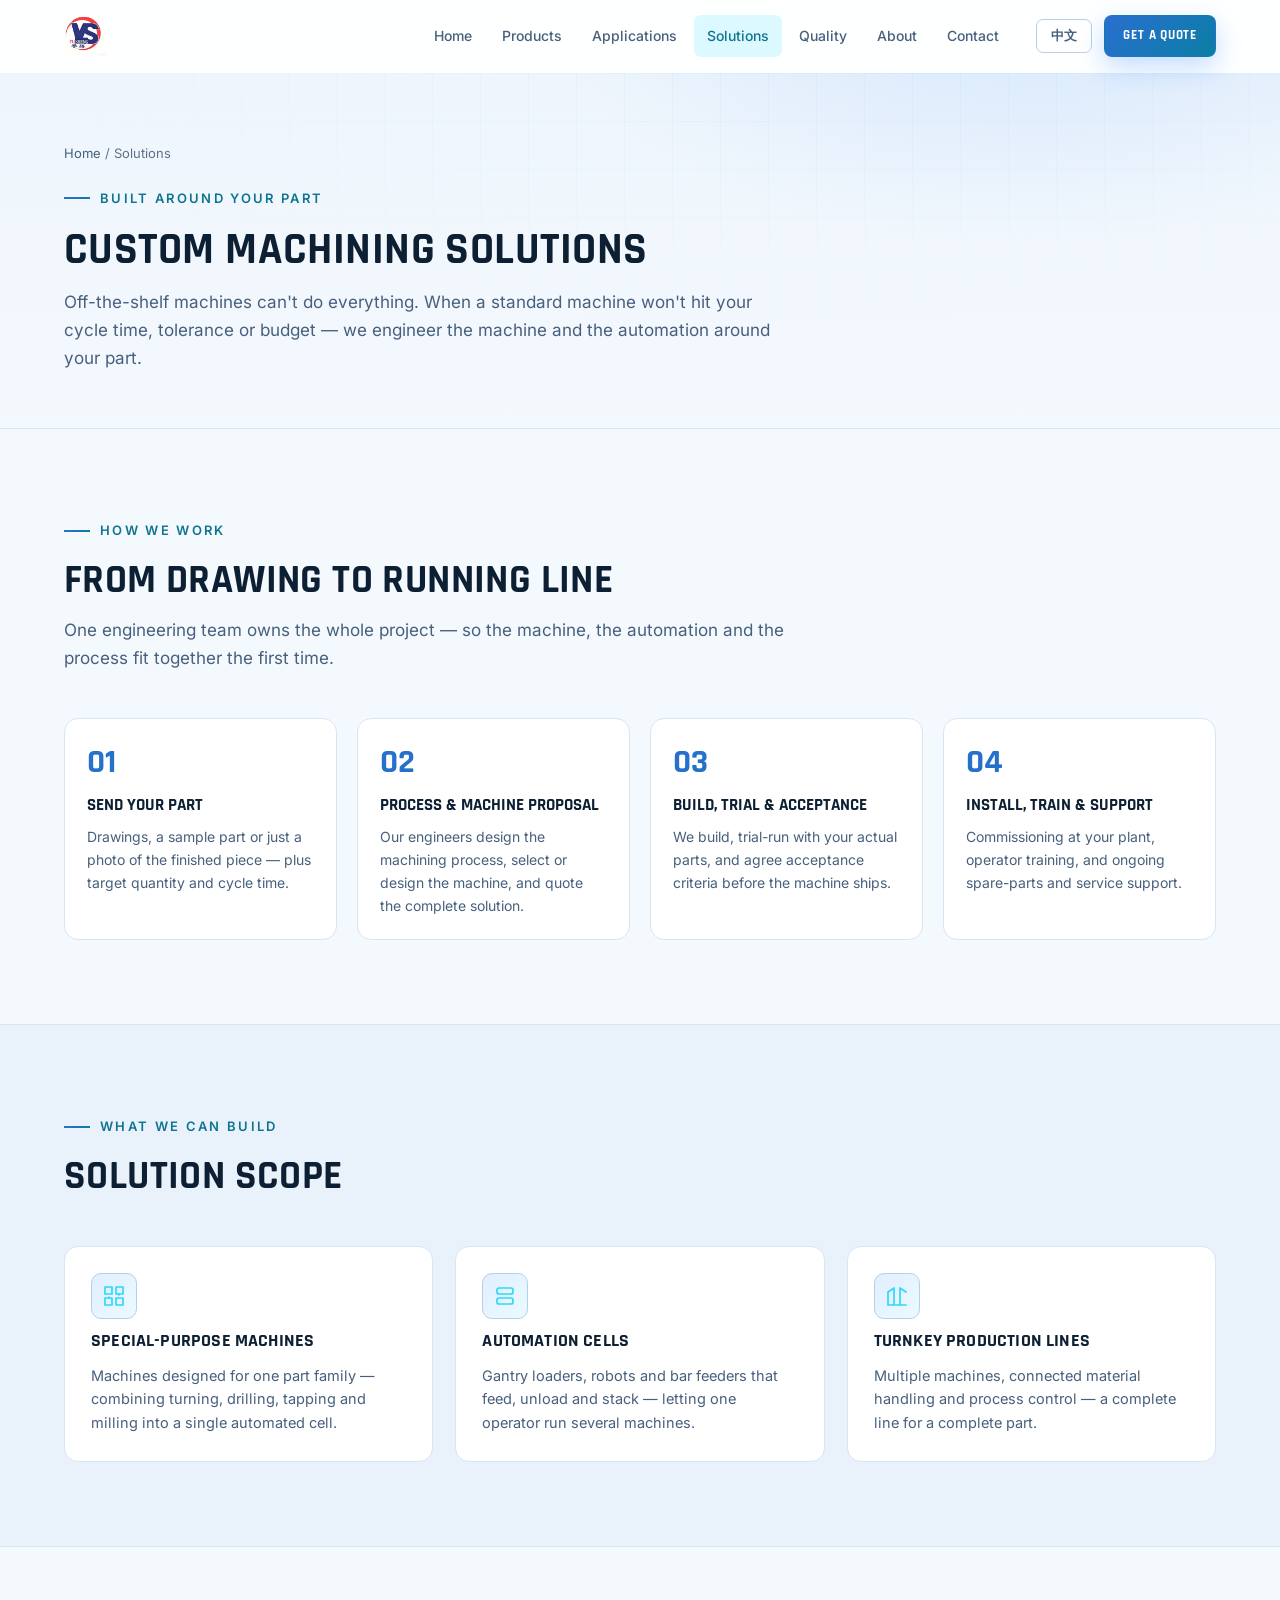
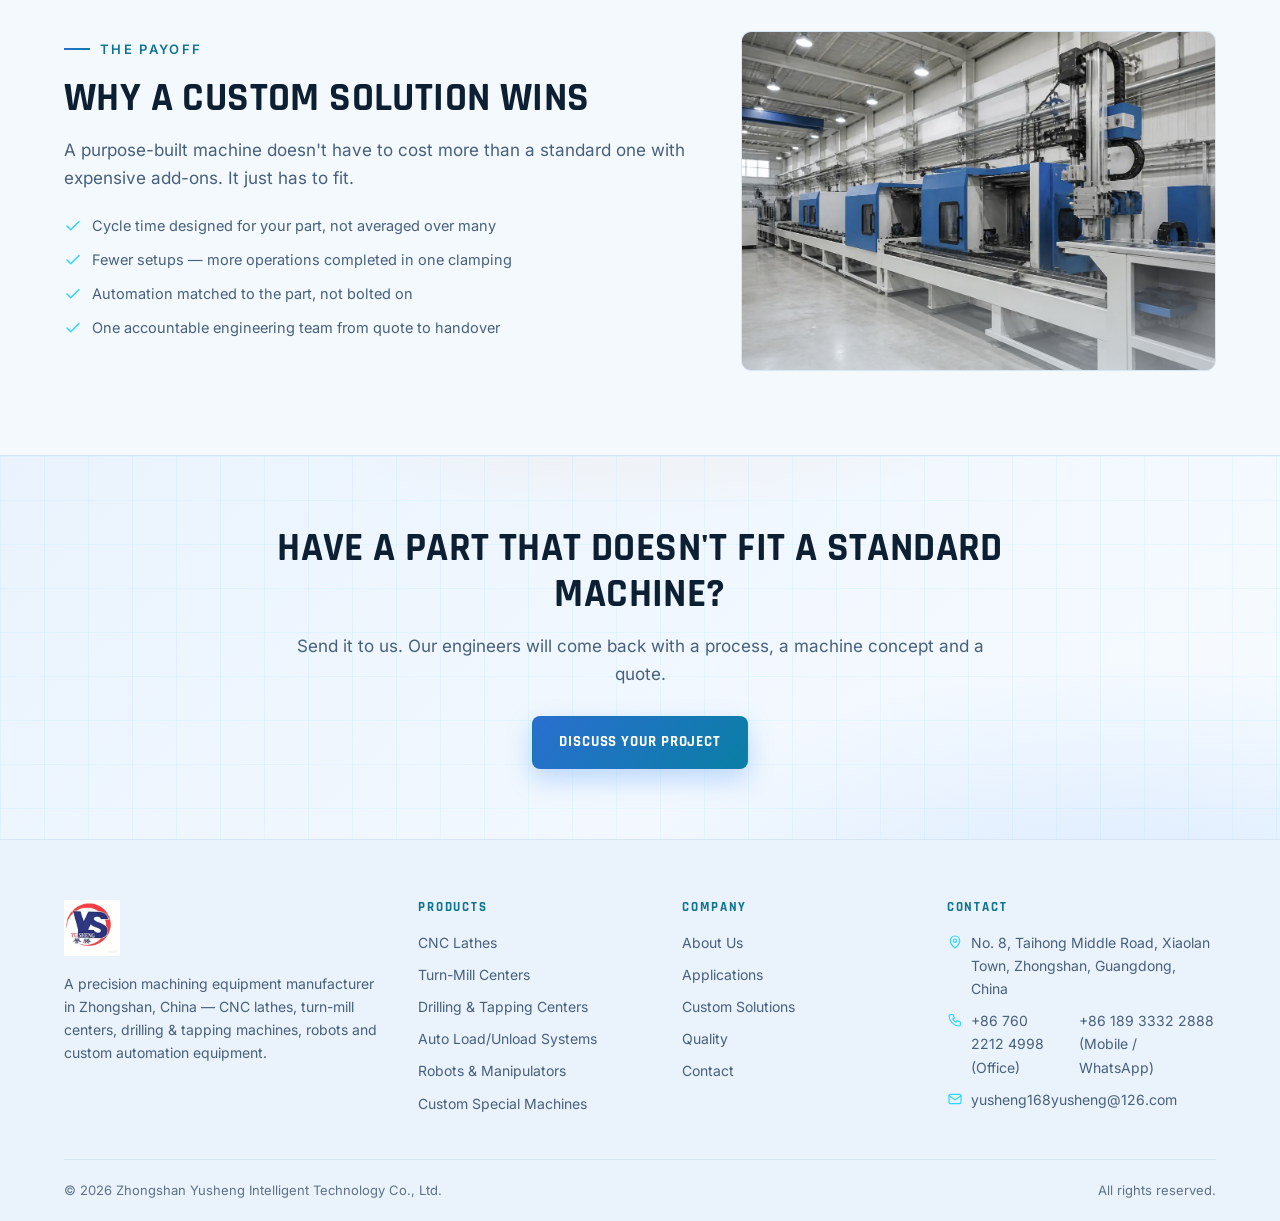
<file: solutions.html>
<!DOCTYPE html>
<html lang="en">
<head>
  <meta charset="UTF-8">
  <meta name="viewport" content="width=device-width, initial-scale=1.0">
  <title data-en="Custom Solutions — Turnkey Special Machines & Automation | Yusheng" data-zh="定制方案 — 交钥匙专用设备与自动化 | 誉胜智能">Custom Solutions — Turnkey Special Machines &amp; Automation | Yusheng</title>
  <link rel="canonical" href="https://yusheng-intelligent.pages.dev/solutions.html">
  <meta name="description" content="From drawing to running line — Yusheng custom machining solutions including special-purpose machines, automation cells and full turnkey lines engineered around your part.">
  <meta property="og:title" content="Yusheng Custom Solutions — Turnkey Special Machines">
  <meta property="og:type" content="website">
  <meta property="og:url" content="https://yusheng-intelligent.pages.dev/solutions.html">
  <link rel="icon" type="image/png" href="assets/img/logo-favicon.png">
  <link rel="stylesheet" href="assets/css/style.css">
  <script type="application/ld+json">
  {
    "@context": "https://schema.org",
    "@type": "Service",
    "name": "Custom Machining Solutions & Turnkey Special Machines",
    "provider": { "@type": "Organization", "name": "Zhongshan Yusheng Intelligent Technology Co., Ltd." },
    "url": "https://yusheng-intelligent.pages.dev/solutions.html",
    "serviceType": "Special-purpose machines, automation cells and turnkey production lines",
    "description": "Custom machining solutions designed around the customer's part — special-purpose machines, automation cells and turnkey production lines.",
    "areaServed": { "@type": "Country", "name": "Worldwide" }
  }
  </script>
</head>
<body>

  <!-- ============ HEADER ============ -->
  <header class="site-header">
    <div class="container header-inner">
      <a class="brand" href="index.html">
        <img class="brand-logo" src="assets/img/logo.webp" alt="YU SHENG · 誉胜">
      </a>

      <nav class="nav" aria-label="Main">
        <a href="index.html" data-en="Home" data-zh="首页">Home</a>
        <a href="products.html" data-en="Products" data-zh="产品中心">Products</a>
        <a href="applications.html" data-en="Applications" data-zh="应用领域">Applications</a>
        <a href="solutions.html" class="active" data-en="Solutions" data-zh="定制方案">Solutions</a>
        <a href="quality.html" data-en="Quality" data-zh="质量保障">Quality</a>
        <a href="about.html" data-en="About" data-zh="关于我们">About</a>
        <a href="contact.html" data-en="Contact" data-zh="联系我们">Contact</a>
      </nav>

      <div class="header-actions">
        <button id="langToggle" class="lang-toggle" aria-label="Switch language">中文</button>
        <a class="btn btn-accent btn-sm" href="#" data-open-modal data-en="Get a Quote" data-zh="获取报价">Get a Quote</a>
        <button class="nav-toggle" aria-label="Menu"><span></span><span></span><span></span></button>
      </div>
    </div>
  </header>

  <!-- ============ PAGE HERO ============ -->
  <section class="page-hero">
    <div class="container">
      <nav class="breadcrumb" aria-label="Breadcrumb">
        <a href="index.html" data-en="Home" data-zh="首页">Home</a> / <span data-en="Solutions" data-zh="定制方案">Solutions</span>
      </nav>
      <span class="eyebrow" data-en="Built around your part" data-zh="围绕您的零件打造">Built around your part</span>
      <h1 data-en="Custom Machining Solutions" data-zh="定制加工方案">Custom Machining Solutions</h1>
      <p class="lead" style="margin-top:12px" data-en="Off-the-shelf machines can't do everything. When a standard machine won't hit your cycle time, tolerance or budget — we engineer the machine and the automation around your part."
         data-zh="标准机床并非万能。当常规设备无法满足节拍、公差或预算时——我们围绕您的零件设计设备与自动化。">Off-the-shelf machines can't do everything. When a standard machine won't hit your cycle time, tolerance or budget — we engineer the machine and the automation around your part.</p>
    </div>
  </section>

  <!-- ============ TURNKEY PROCESS ============ -->
  <section class="section">
    <div class="container">
      <div class="sec-head">
        <span class="eyebrow" data-en="How we work" data-zh="我们的工作方式">How we work</span>
        <h2 data-en="From Drawing to Running Line" data-zh="从图纸到运行产线">From Drawing to Running Line</h2>
        <p class="lead" data-en="One engineering team owns the whole project — so the machine, the automation and the process fit together the first time."
           data-zh="一个工程团队负责整个项目——设备、自动化与工艺一次匹配到位。">One engineering team owns the whole project — so the machine, the automation and the process fit together the first time.</p>
      </div>

      <div class="steps" data-reveal>
        <div class="step">
          <b data-en="Send Your Part" data-zh="提供您的零件">Send Your Part</b>
          <p data-en="Drawings, a sample part or just a photo of the finished piece — plus target quantity and cycle time."
             data-zh="图纸、样件或成品照片，加上目标产量与节拍。">Drawings, a sample part or just a photo of the finished piece — plus target quantity and cycle time.</p>
        </div>
        <div class="step">
          <b data-en="Process & Machine Proposal" data-zh="工艺与设备方案">Process &amp; Machine Proposal</b>
          <p data-en="Our engineers design the machining process, select or design the machine, and quote the complete solution."
             data-zh="工程师设计加工工艺、选型或设计设备，并给出完整方案报价。">Our engineers design the machining process, select or design the machine, and quote the complete solution.</p>
        </div>
        <div class="step">
          <b data-en="Build, Trial & Acceptance" data-zh="制造、试制与验收">Build, Trial &amp; Acceptance</b>
          <p data-en="We build, trial-run with your actual parts, and agree acceptance criteria before the machine ships."
             data-zh="我们制造并试切您的真实零件，设备发货前确认验收标准。">We build, trial-run with your actual parts, and agree acceptance criteria before the machine ships.</p>
        </div>
        <div class="step">
          <b data-en="Install, Train & Support" data-zh="安装、培训与支持">Install, Train &amp; Support</b>
          <p data-en="Commissioning at your plant, operator training, and ongoing spare-parts and service support."
             data-zh="到厂安装调试、操作培训，以及持续的备件与服务支持。">Commissioning at your plant, operator training, and ongoing spare-parts and service support.</p>
        </div>
      </div>
    </div>
  </section>

  <!-- ============ SOLUTION TYPES ============ -->
  <section class="section alt">
    <div class="container">
      <div class="sec-head">
        <span class="eyebrow" data-en="What we can build" data-zh="我们能做什么">What we can build</span>
        <h2 data-en="Solution Scope" data-zh="解决方案范围">Solution Scope</h2>
      </div>
      <div class="grid grid-3">
        <div class="card" data-reveal>
          <span class="ic"><svg viewBox="0 0 24 24" fill="none" stroke="#2fd6ff" stroke-width="1.7" stroke-linecap="round" stroke-linejoin="round"><path d="M3 3h7v7H3zM14 3h7v7h-7zM3 14h7v7H3zM14 14h7v7h-7z"/><path d="M17 11v-1M7 13v1"/></svg></span>
          <h3 data-en="Special-Purpose Machines" data-zh="专用机床">Special-Purpose Machines</h3>
          <p data-en="Machines designed for one part family — combining turning, drilling, tapping and milling into a single automated cell."
             data-zh="面向单一零件族的专用设备——将车削、钻孔、攻丝与铣削集成到一台自动化单元。">Machines designed for one part family — combining turning, drilling, tapping and milling into a single automated cell.</p>
        </div>
        <div class="card" data-reveal>
          <span class="ic"><svg viewBox="0 0 24 24" fill="none" stroke="#2fd6ff" stroke-width="1.7" stroke-linecap="round" stroke-linejoin="round"><path d="M4 6a2 2 0 0 1 2-2h12a2 2 0 0 1 2 2v2a2 2 0 0 1-2 2H6a2 2 0 0 1-2-2z"/><path d="M4 16a2 2 0 0 1 2-2h12a2 2 0 0 1 2 2v2a2 2 0 0 1-2 2H6a2 2 0 0 1-2-2z"/></svg></span>
          <h3 data-en="Automation Cells" data-zh="自动化单元">Automation Cells</h3>
          <p data-en="Gantry loaders, robots and bar feeders that feed, unload and stack — letting one operator run several machines."
             data-zh="桁架机械手、机器人与棒料送料器负责上下料与码放——一名操作员即可看管多台设备。">Gantry loaders, robots and bar feeders that feed, unload and stack — letting one operator run several machines.</p>
        </div>
        <div class="card" data-reveal>
          <span class="ic"><svg viewBox="0 0 24 24" fill="none" stroke="#2fd6ff" stroke-width="1.7" stroke-linecap="round" stroke-linejoin="round"><path d="M3 21V8l6-4v17M3 21h18M21 8l-6-4v17M9 21v-8M15 21v-6"/></svg></span>
          <h3 data-en="Turnkey Production Lines" data-zh="交钥匙生产线">Turnkey Production Lines</h3>
          <p data-en="Multiple machines, connected material handling and process control — a complete line for a complete part."
             data-zh="多台设备、互联物料流转与过程控制——为完整零件打造完整产线。">Multiple machines, connected material handling and process control — a complete line for a complete part.</p>
        </div>
      </div>
    </div>
  </section>

  <!-- ============ WHY CUSTOM ============ -->
  <section class="section">
    <div class="container">
      <div class="detail-layout">
        <div data-reveal>
          <span class="eyebrow" data-en="The payoff" data-zh="收益">The payoff</span>
          <h2 data-en="Why a Custom Solution Wins" data-zh="为什么定制更划算">Why a Custom Solution Wins</h2>
          <p class="lead" style="margin-top:14px" data-en="A purpose-built machine doesn't have to cost more than a standard one with expensive add-ons. It just has to fit."
             data-zh="专用设备未必比加装一堆配件的标准机床更贵——它只是更贴合。">A purpose-built machine doesn't have to cost more than a standard one with expensive add-ons. It just has to fit.</p>
          <ul class="check-list" style="margin-top:22px">
            <li><svg viewBox="0 0 24 24" fill="none" stroke="#2fd6ff" stroke-width="2" stroke-linecap="round" stroke-linejoin="round"><path d="M20 6L9 17l-5-5"/></svg><span data-en="Cycle time designed for your part, not averaged over many" data-zh="节拍专为您的零件设计，而非取多种零件平均值">Cycle time designed for your part, not averaged over many</span></li>
            <li><svg viewBox="0 0 24 24" fill="none" stroke="#2fd6ff" stroke-width="2" stroke-linecap="round" stroke-linejoin="round"><path d="M20 6L9 17l-5-5"/></svg><span data-en="Fewer setups — more operations completed in one clamping" data-zh="装夹更少——一次装夹完成更多工序">Fewer setups — more operations completed in one clamping</span></li>
            <li><svg viewBox="0 0 24 24" fill="none" stroke="#2fd6ff" stroke-width="2" stroke-linecap="round" stroke-linejoin="round"><path d="M20 6L9 17l-5-5"/></svg><span data-en="Automation matched to the part, not bolted on" data-zh="自动化与零件匹配，而非生硬加装">Automation matched to the part, not bolted on</span></li>
            <li><svg viewBox="0 0 24 24" fill="none" stroke="#2fd6ff" stroke-width="2" stroke-linecap="round" stroke-linejoin="round"><path d="M20 6L9 17l-5-5"/></svg><span data-en="One accountable engineering team from quote to handover" data-zh="从报价到交付，一个工程团队全程负责">One accountable engineering team from quote to handover</span></li>
          </ul>
        </div>
        <div class="card-img lg" data-reveal><img src="assets/img/S01-custom-solution.webp" alt="Automated production line of linked CNC machines served by an overhead gantry loader and conveyor" loading="lazy" decoding="async"></div>
      </div>
    </div>
  </section>

  <!-- ============ CTA BAND ============ -->
  <section class="cta-band">
    <div class="container cta-inner" data-reveal>
      <h2 data-en="Have a part that doesn't fit a standard machine?" data-zh="有标准设备搞不定的零件？">Have a part that doesn't fit a standard machine?</h2>
      <p class="lead" data-en="Send it to us. Our engineers will come back with a process, a machine concept and a quote."
         data-zh="发给我们。工程师将回馈工艺方案、设备构想与报价。">Send it to us. Our engineers will come back with a process, a machine concept and a quote.</p>
      <div class="hero-cta">
        <a class="btn btn-accent" href="contact.html" data-en="Discuss Your Project" data-zh="洽谈您的项目">Discuss Your Project</a>
      </div>
    </div>
  </section>

  <!-- ============ FOOTER ============ -->
  <footer class="site-footer">
    <div class="container">
      <div class="footer-grid">
        <div class="footer-brand">
          <a class="brand" href="index.html">
            <img class="brand-logo" src="assets/img/logo.webp" alt="YU SHENG · 誉胜">
          </a>
          <p data-en="A precision machining equipment manufacturer in Zhongshan, China — CNC lathes, turn-mill centers, drilling &amp; tapping machines, robots and custom automation equipment."
             data-zh="位于中国中山的精密加工装备制造商——CNC 数控车床、车铣复合机、钻攻中心、机械手及定制自动化设备。">A precision machining equipment manufacturer in Zhongshan, China — CNC lathes, turn-mill centers, drilling &amp; tapping machines, robots and custom automation equipment.</p>
        </div>

        <div class="footer-col">
          <h2 class="footer-title" data-en="Products" data-zh="产品中心">Products</h2>
          <ul>
            <li><a href="product-cnc.html" data-en="CNC Lathes" data-zh="CNC 数控车床">CNC Lathes</a></li>
            <li><a href="product-turnmill.html" data-en="Turn-Mill Centers" data-zh="车铣复合机">Turn-Mill Centers</a></li>
            <li><a href="product-drilling.html" data-en="Drilling &amp; Tapping Centers" data-zh="高速钻攻中心">Drilling &amp; Tapping Centers</a></li>
            <li><a href="product-auto.html" data-en="Auto Load/Unload Systems" data-zh="自动化上下料装置">Auto Load/Unload Systems</a></li>
            <li><a href="product-robot.html" data-en="Robots &amp; Manipulators" data-zh="机械手">Robots &amp; Manipulators</a></li>
            <li><a href="product-custom.html" data-en="Custom Special Machines" data-zh="定制专用设备">Custom Special Machines</a></li>
          </ul>
        </div>

        <div class="footer-col">
          <h2 class="footer-title" data-en="Company" data-zh="公司">Company</h2>
          <ul>
            <li><a href="about.html" data-en="About Us" data-zh="关于我们">About Us</a></li>
            <li><a href="applications.html" data-en="Applications" data-zh="应用领域">Applications</a></li>
            <li><a href="solutions.html" data-en="Custom Solutions" data-zh="定制方案">Custom Solutions</a></li>
            <li><a href="quality.html" data-en="Quality" data-zh="质量保障">Quality</a></li>
            <li><a href="contact.html" data-en="Contact" data-zh="联系我们">Contact</a></li>
          </ul>
        </div>

        <div class="footer-col">
          <h2 class="footer-title" data-en="Contact" data-zh="联系方式">Contact</h2>
          <ul>
            <li><svg viewBox="0 0 24 24" fill="none" stroke="#2fd6ff" stroke-width="1.8" stroke-linecap="round" stroke-linejoin="round"><path d="M12 21s-7-5.6-7-11a7 7 0 0 1 14 0c0 5.4-7 11-7 11z"/><circle cx="12" cy="10" r="2.5"/></svg><span data-en="No. 8, Taihong Middle Road, Xiaolan Town, Zhongshan, Guangdong, China" data-zh="中国广东省中山市小榄镇泰弘中路8号">No. 8, Taihong Middle Road, Xiaolan Town, Zhongshan, Guangdong, China</span></li>
            <li><svg viewBox="0 0 24 24" fill="none" stroke="#2fd6ff" stroke-width="1.8" stroke-linecap="round" stroke-linejoin="round"><path d="M5 4h4l2 5-2.5 1.5a12 12 0 0 0 5 5L15 13l5 2v4a2 2 0 0 1-2 2A16 16 0 0 1 3 6a2 2 0 0 1 2-2z"/></svg><span data-en="+86 760 2212 4998 (Office)" data-zh="+86 760 2212 4998（办公室）">+86 760 2212 4998 (Office)</span><br><span data-en="+86 189 3332 2888 (Mobile / WhatsApp)" data-zh="+86 189 3332 2888（手机 / 微信 / WhatsApp）">+86 189 3332 2888 (Mobile / WhatsApp)</span></li>
            <li><svg viewBox="0 0 24 24" fill="none" stroke="#2fd6ff" stroke-width="1.8" stroke-linecap="round" stroke-linejoin="round"><rect x="3" y="5" width="18" height="14" rx="2"/><path d="M3 7l9 6 9-6"/></svg><span>yusheng168yusheng@126.com</span></li>
          </ul>
        </div>
      </div>

      <div class="footer-bottom">
        <span>© <span id="year">2026</span> <span data-en="Zhongshan Yusheng Intelligent Technology Co., Ltd." data-zh="中山市誉胜智能科技有限公司">Zhongshan Yusheng Intelligent Technology Co., Ltd.</span></span>
        <span data-en="All rights reserved." data-zh="版权所有。">All rights reserved.</span>
      </div>
    </div>
  </footer>

  <!-- ============ INQUIRY MODAL ============ -->
  <div class="modal-overlay" id="inquiryModal">
    <div class="modal">
      <button class="close-btn" id="modalClose" aria-label="Close">×</button>
      <h3 data-en="Request a Quote" data-zh="获取报价">Request a Quote</h3>
      <p data-en="Tell us what you machine — our engineers will reply within 24 hours with a recommendation and quotation."
         data-zh="告诉我们您的加工需求，我们的工程师将在 24 小时内回复并提供建议与报价。">Tell us what you machine — our engineers will reply within 24 hours with a recommendation and quotation.</p>
      <form data-ajax novalidate>
        <div class="form-group">
          <label data-en="Product of Interest" data-zh="感兴趣的产品">Product of Interest</label>
          <select name="product" id="inquiryProduct">
            <option value="cnc" data-en="CNC Lathe" data-zh="CNC 数控车床">CNC Lathe</option>
            <option value="turnmill" data-en="Turn-Mill Center" data-zh="车铣复合机">Turn-Mill Center</option>
            <option value="drilling" data-en="Drilling &amp; Tapping Center" data-zh="高速钻攻中心">Drilling &amp; Tapping Center</option>
            <option value="auto" data-en="Auto Load/Unload System" data-zh="自动化上下料装置">Auto Load/Unload System</option>
            <option value="robot" data-en="Robot / Manipulator" data-zh="机械手">Robot / Manipulator</option>
            <option value="custom" data-en="Custom Special Machine" data-zh="定制专用设备">Custom Special Machine</option>
          </select>
        </div>
        <div class="form-group">
          <label data-en="Your Name" data-zh="您的姓名">Your Name</label>
          <input name="name" type="text" data-en-ph="Full name" data-zh-ph="您的姓名" placeholder="Full name">
        </div>
        <div class="form-group">
          <label data-en="Email" data-zh="邮箱">Email</label>
          <input name="email" type="email" data-en-ph="you@company.com" data-zh-ph="you@company.com" placeholder="you@company.com">
        </div>
        <div class="form-group">
          <label data-en="Company (optional)" data-zh="公司名称（选填）">Company (optional)</label>
          <input name="company" type="text" data-en-ph="Your company" data-zh-ph="您的公司" placeholder="Your company">
        </div>
        <div class="form-group">
          <label data-en="Phone / WhatsApp (optional)" data-zh="电话 / WhatsApp（选填）">Phone / WhatsApp (optional)</label>
          <input name="phone" type="tel" data-en-ph="+86 ..." data-zh-ph="+86 ..." placeholder="+86 ...">
        </div>
        <div class="form-group">
          <label data-en="Your Message" data-zh="您的需求">Your Message</label>
          <textarea name="message" data-en-ph="Part description, quantity, target delivery…" data-zh-ph="零件描述、数量、目标交付……" placeholder="Part description, quantity, target delivery…"></textarea>
        </div>
        <button type="submit" class="btn btn-accent" style="width:100%;justify-content:center" data-en="Send Inquiry" data-zh="提交询盘">Send Inquiry</button>
        <div class="form-note" data-en="Your information is kept confidential." data-zh="您的信息将被严格保密。">Your information is kept confidential.</div>
      </form>
    </div>
  </div>

  <script src="assets/js/main.js"></script>
</body>
</html>
</file>
<file: assets/css/style.css>
/* ============================================================
   Yusheng Intelligent Technology — shared stylesheet
   Light tech-industrial theme · white + light blue + cyan
   ============================================================ */

/* ---------- Self-hosted webfonts (SIL OFL 1.1, 见 assets/fonts/) ----------
   自托管取代 Google Fonts CDN：零外部请求、墙内可用、不把访客 IP 交给第三方。
   url() 相对本样式表解析，../fonts/ 即 assets/fonts/。
   Inter 是可变字体，单个文件覆盖 400–700。 */
@font-face {
  font-family: "Inter";
  font-style: normal;
  font-weight: 400 700;
  font-display: swap;
  src: url("../fonts/inter.woff2") format("woff2");
}
@font-face {
  font-family: "Rajdhani";
  font-style: normal;
  font-weight: 500;
  font-display: swap;
  src: url("../fonts/rajdhani-500.woff2") format("woff2");
}
@font-face {
  font-family: "Rajdhani";
  font-style: normal;
  font-weight: 600;
  font-display: swap;
  src: url("../fonts/rajdhani-600.woff2") format("woff2");
}
@font-face {
  font-family: "Rajdhani";
  font-style: normal;
  font-weight: 700;
  font-display: swap;
  src: url("../fonts/rajdhani-700.woff2") format("woff2");
}

:root {
  --bg:         #f4f9fe;
  --bg-deep:    #e9f2fb;
  --panel:      #ffffff;
  --panel-2:    #e4eef9;
  --line:       #d7e5f4;
  --line-2:     #b5cfea;
  --text:       #0d1f33;
  --muted:      #47607d;
  --dim:        #5d7288;   /* 4.69:1 on --bg（原 #7d93ad 仅 2.98:1） */
  --brand:      #2e86ff;   /* 仅用于大字号；小字用 --brand-deep */
  --brand-deep: #1d6fd6;   /* 4.61:1 on --bg */
  --accent:     #0e7490;   /* 5.06:1 on --bg / 4.57:1 on --panel-2 */
  /* 渐变两端都按白字 ≥4.5:1 取值（4.90 / 4.63、5.18 / 4.92）。
     原 #2e86ff→#2fd6ff 白字只有 3.52→1.72，#ff7a1a→#ffb02e 只有 2.61→1.83。 */
  --grad:       linear-gradient(135deg, #2a6fd0 0%, #0a7ea4 100%);
  --grad-warn:  linear-gradient(135deg, #c2410c 0%, #a16207 100%);
  --font-display: "Rajdhani", "Segoe UI", sans-serif;
  --font-body:    "Inter", "Segoe UI", "Microsoft YaHei", sans-serif;
  --shadow: 0 18px 48px rgba(46, 84, 130, .16);
  --radius: 14px;
}

* { margin: 0; padding: 0; box-sizing: border-box; }

html { scroll-behavior: smooth; }

body {
  background: var(--bg);
  color: var(--text);
  font-family: var(--font-body);
  font-size: 16px;
  line-height: 1.65;
  -webkit-font-smoothing: antialiased;
  overflow-x: hidden;
}

img { max-width: 100%; display: block; }
a { color: var(--accent); text-decoration: none; transition: color .2s; }
a:hover { color: var(--brand); }
ul { list-style: none; }
::selection { background: rgba(47, 214, 255, .3); }

.container { max-width: 1200px; margin: 0 auto; padding: 0 24px; }

/* ---------- Typography ---------- */
h1, h2, h3, h4 { font-family: var(--font-display); font-weight: 700; line-height: 1.15; letter-spacing: .01em; }
h1 { font-size: clamp(34px, 5.4vw, 60px); text-transform: uppercase; }
h2 { font-size: clamp(26px, 3.4vw, 40px); text-transform: uppercase; }
h3 { font-size: 21px; text-transform: uppercase; }

.grad {
  background: var(--grad);
  -webkit-background-clip: text;
  background-clip: text;
  -webkit-text-fill-color: transparent;
  color: transparent;
}
.grad-warn {
  background: var(--grad-warn);
  -webkit-background-clip: text;
  background-clip: text;
  -webkit-text-fill-color: transparent;
  color: transparent;
}
.eyebrow {
  display: inline-flex;
  align-items: center;
  gap: 10px;
  font-size: 13px;
  font-weight: 600;
  letter-spacing: .18em;
  text-transform: uppercase;
  color: var(--accent);
  margin-bottom: 16px;
}
.eyebrow::before {
  content: "";
  width: 26px; height: 2px;
  background: var(--grad);
}

.lead { color: var(--muted); font-size: 17px; max-width: 720px; }

/* ---------- Buttons ---------- */
.btn {
  display: inline-flex;
  align-items: center;
  gap: 8px;
  padding: 13px 26px;
  border-radius: 8px;
  font-family: var(--font-display);
  font-weight: 700;
  font-size: 15px;
  letter-spacing: .06em;
  text-transform: uppercase;
  border: 1px solid transparent;
  cursor: pointer;
  transition: transform .15s, box-shadow .2s, background .2s;
}
.btn:hover { transform: translateY(-2px); }
.btn:active { transform: translateY(0); }
.btn-accent {
  background: var(--grad);
  color: #ffffff;
  box-shadow: 0 10px 26px rgba(46, 134, 255, .28);
}
.btn-accent:hover { box-shadow: 0 16px 36px rgba(46, 134, 255, .4); }
.btn-warn {
  background: var(--grad-warn);
  color: #ffffff;
  box-shadow: 0 10px 26px rgba(255, 138, 42, .3);
}
.btn-ghost {
  background: #ffffff;
  color: var(--text);
  border-color: var(--line-2);
}
.btn-ghost:hover { border-color: var(--brand); color: var(--brand); }
.btn-sm { padding: 9px 18px; font-size: 13px; }

/* ---------- Header ---------- */
.site-header {
  position: sticky;
  top: 0;
  z-index: 100;
  background: rgba(255, 255, 255, .88);
  backdrop-filter: blur(12px);
  border-bottom: 1px solid transparent;
  transition: border-color .2s, box-shadow .2s;
}
.site-header.scrolled { border-bottom-color: var(--line); box-shadow: 0 8px 26px rgba(46, 84, 130, .1); }
.header-inner { display: flex; align-items: center; gap: 24px; height: 72px; }

.brand { display: flex; align-items: center; gap: 12px; color: var(--text); }
.brand:hover { color: var(--text); }
.brand-mark {
  display: grid; place-items: center;
  width: 44px; height: 44px;
  border-radius: 10px;
  background: linear-gradient(135deg, rgba(46, 134, 255, .14), rgba(47, 214, 255, .1));
  border: 1px solid var(--line-2);
}
.brand-text { display: flex; flex-direction: column; line-height: 1.1; }
.brand-text strong { font-family: var(--font-display); font-size: 20px; letter-spacing: .05em; text-transform: uppercase; }
.brand-text small { color: var(--muted); font-size: 11px; letter-spacing: .1em; text-transform: uppercase; }
.brand-logo { height: 44px; width: auto; display: block; }
.footer-brand .brand-logo { height: 56px; }

.nav { display: flex; gap: 4px; margin-left: auto; }
.nav a {
  color: var(--muted);
  font-size: 14px;
  font-weight: 500;
  padding: 9px 13px;
  border-radius: 7px;
  transition: color .2s, background .2s;
}
.nav a:hover { color: var(--text); background: rgba(47, 214, 255, .12); }
.nav a.active { color: var(--accent); background: rgba(47, 214, 255, .16); }

.header-actions { display: flex; align-items: center; gap: 12px; }
.lang-toggle {
  background: #ffffff;
  border: 1px solid var(--line-2);
  color: var(--muted);
  font-family: var(--font-display);
  font-weight: 700;
  font-size: 13px;
  padding: 7px 14px;
  border-radius: 7px;
  cursor: pointer;
  transition: color .2s, border-color .2s;
}
.lang-toggle:hover { color: var(--accent); border-color: var(--accent); }

.nav-toggle {
  display: none;
  flex-direction: column;
  gap: 5px;
  background: none;
  border: 0;
  cursor: pointer;
  padding: 6px;
}
.nav-toggle span { width: 22px; height: 2px; background: var(--text); border-radius: 2px; transition: transform .25s, opacity .25s; }
.nav-toggle.open span:nth-child(1) { transform: translateY(7px) rotate(45deg); }
.nav-toggle.open span:nth-child(2) { opacity: 0; }
.nav-toggle.open span:nth-child(3) { transform: translateY(-7px) rotate(-45deg); }

/* ---------- Hero ---------- */
.hero { position: relative; overflow: hidden; padding: 96px 0 88px; }
.hero::before {
  content: "";
  position: absolute; inset: 0;
  background:
    radial-gradient(900px 480px at 78% -10%, rgba(46, 134, 255, .14), transparent 60%),
    radial-gradient(700px 420px at 8% 110%, rgba(47, 214, 255, .14), transparent 60%);
  pointer-events: none;
}
/* machining blueprint grid */
.hero::after {
  content: "";
  position: absolute; inset: 0;
  background-image:
    linear-gradient(rgba(47, 214, 255, .1) 1px, transparent 1px),
    linear-gradient(90deg, rgba(47, 214, 255, .1) 1px, transparent 1px);
  background-size: 48px 48px;
  mask-image: radial-gradient(1000px 500px at 70% 30%, #000 20%, transparent 75%);
  -webkit-mask-image: radial-gradient(1000px 500px at 70% 30%, #000 20%, transparent 75%);
  pointer-events: none;
}
.hero-inner { position: relative; z-index: 1; display: grid; grid-template-columns: 1.05fr .95fr; gap: 48px; align-items: center; }
.hero-copy h1 { margin-bottom: 20px; }
.hero-copy .lead { margin-bottom: 34px; }
.hero-cta { display: flex; gap: 14px; flex-wrap: wrap; }

.hero-metrics {
  display: grid;
  grid-template-columns: repeat(3, 1fr);
  gap: 14px;
  margin-top: 44px;
}
.metric {
  border: 1px solid var(--line);
  border-radius: var(--radius);
  padding: 18px 16px;
  background: rgba(255, 255, 255, .85);
}
.metric b { display: block; font-family: var(--font-display); font-size: 26px; color: var(--brand); line-height: 1.1; }
.metric span { color: var(--muted); font-size: 12.5px; letter-spacing: .04em; }

/* standalone metric row (about page) */
.metric-row { display: grid; grid-template-columns: repeat(4, 1fr); gap: 16px; }
.muted-note { color: var(--dim); font-size: 12.5px; }

/* hero visual (CSS machine composition, photo added later) */
.hero-visual { position: relative; }
.hero-visual .visual-frame {
  position: relative;
  border: 1px solid var(--line-2);
  border-radius: var(--radius);
  background: linear-gradient(160deg, #ffffff 0%, #e6f1fb 100%);
  overflow: hidden;
  min-height: 360px;
  display: grid;
  place-items: center;
}
.hero-visual .visual-frame::after {
  content: "";
  position: absolute; inset: 0;
  background-image: linear-gradient(rgba(47, 214, 255, .09) 1px, transparent 1px),
                    linear-gradient(90deg, rgba(47, 214, 255, .09) 1px, transparent 1px);
  background-size: 32px 32px;
}
.hero-visual svg { position: relative; z-index: 1; width: 86%; height: auto; }
.hero-visual .img-layer {
  position: absolute; inset: 0; z-index: 2;
  width: 100%; height: 100%;
  object-fit: contain; object-position: center; /* contain 不是 cover —— hero 图要留白，不能裁 */
  background-color: #e9f2fc; /* 与 visual-frame 渐变底色衔接，遮住底层 SVG 底纹 */
  animation: heroFade .6s ease forwards;
}
@keyframes heroFade { from { opacity: 0; } to { opacity: 1; } }

/* ---------- Sections ---------- */
.section { padding: 84px 0; position: relative; }
.section.alt { background: var(--bg-deep); border-block: 1px solid var(--line); }
.sec-head { margin-bottom: 46px; max-width: 820px; }
.sec-head .lead { margin-top: 12px; }
.sec-head.center { margin-inline: auto; text-align: center; }
.sec-head.center .eyebrow { justify-content: center; }
.sec-head.center .eyebrow::before { display: none; }
.sec-head.center .eyebrow::after { content: ""; width: 26px; height: 2px; background: var(--grad); }

/* ---------- Cards ---------- */
.grid { display: grid; gap: 22px; }
.grid-2 { grid-template-columns: repeat(2, 1fr); }
.grid-3 { grid-template-columns: repeat(3, 1fr); }
.grid-4 { grid-template-columns: repeat(4, 1fr); }

.card {
  background: var(--panel);
  border: 1px solid var(--line);
  border-radius: var(--radius);
  padding: 26px;
  display: flex;
  flex-direction: column;
  gap: 12px;
  position: relative; /* .card-tag 是 .card-img 的兄弟节点，靠这行才能相对卡片定位 */
  transition: transform .2s, border-color .2s, box-shadow .2s;
}
.card:hover {
  transform: translateY(-4px);
  border-color: var(--line-2);
  box-shadow: var(--shadow);
}
.card .ic {
  width: 46px; height: 46px;
  border-radius: 10px;
  display: grid; place-items: center;
  background: linear-gradient(135deg, rgba(46,134,255,.14), rgba(47,214,255,.1));
  border: 1px solid var(--line-2);
}
.card .ic svg { width: 24px; height: 24px; }
.card h3 { font-size: 18px; }
.card p { color: var(--muted); font-size: 14.5px; flex: 1; }
.card .more { color: var(--accent); font-weight: 600; font-size: 13.5px; display: inline-flex; align-items: center; gap: 6px; }
.card .more::after { content: "→"; transition: transform .2s; }
.card:hover .more::after { transform: translateX(4px); }

/* product card with image strip */
.card-img {
  height: 150px;
  border-radius: 10px;
  background-color: var(--panel-2); /* 图片加载前/加载失败时的占位色 */
  border: 1px solid var(--line);
  position: relative;
  overflow: hidden;
}
.card-img img {
  display: block;
  width: 100%; height: 100%;
  object-fit: cover; object-position: center;
}
.card-img.lg { height: 340px; }
.card-img.hero-img { height: 340px; margin-bottom: 28px; }
.card-img::after {
  content: "";
  position: absolute; inset: 0;
  background: linear-gradient(180deg, transparent 60%, rgba(228, 238, 249, .55));
}
.card-tag {
  position: absolute; top: 12px; left: 12px; z-index: 2;
  font-size: 11px; font-weight: 700; letter-spacing: .08em; text-transform: uppercase;
  color: #ffffff;
  background: var(--grad);
  padding: 4px 10px; border-radius: 20px;
}

/* ---------- Features (why us) ---------- */
.feat { display: flex; gap: 16px; }
.feat .ic { flex: none; }
.feat b { font-family: var(--font-display); font-size: 17px; text-transform: uppercase; letter-spacing: .02em; }
.feat p { color: var(--muted); font-size: 14.5px; margin-top: 4px; }

/* ---------- Spec table ---------- */
.spec-wrap {
  border: 1px solid var(--line);
  border-radius: var(--radius);
  overflow: hidden;
  background: #ffffff;
}
.spec-table { width: 100%; border-collapse: collapse; font-size: 14.5px; }
.spec-table th, .spec-table td { text-align: left; padding: 13px 18px; border-bottom: 1px solid var(--line); }
.spec-table thead th {
  background: var(--panel-2);
  font-family: var(--font-display);
  font-size: 13px; letter-spacing: .08em; text-transform: uppercase;
  color: var(--accent);
}
.spec-table tbody tr:nth-child(even) { background: rgba(228, 238, 249, .5); }
.spec-table tbody tr:last-child td { border-bottom: 0; }
.spec-table td:first-child { color: var(--muted); width: 38%; }
.spec-table td b { color: var(--text); font-family: var(--font-display); font-size: 15.5px; letter-spacing: .01em; }

/* ---------- Steps (process) ---------- */
.steps { display: grid; grid-template-columns: repeat(4, 1fr); gap: 20px; counter-reset: step; }
.step {
  position: relative;
  background: #ffffff;
  border: 1px solid var(--line);
  border-radius: var(--radius);
  padding: 26px 22px 22px;
}
.step::before {
  counter-increment: step;
  content: "0" counter(step);
  font-family: var(--font-display);
  font-weight: 700;
  font-size: 34px;
  line-height: 1;
  background: var(--grad);
  -webkit-background-clip: text; background-clip: text;
  -webkit-text-fill-color: transparent; color: transparent;
  display: block;
  margin-bottom: 12px;
}
.step b { font-family: var(--font-display); font-size: 17px; text-transform: uppercase; display: block; margin-bottom: 6px; }
.step p { color: var(--muted); font-size: 14px; }

/* ---------- Page hero (inner pages) ---------- */
.page-hero { position: relative; overflow: hidden; padding: 70px 0 56px; border-bottom: 1px solid var(--line); background: linear-gradient(180deg, #eef5fc 0%, var(--bg) 100%); }
.page-hero::before {
  content: "";
  position: absolute; inset: 0;
  background: radial-gradient(800px 400px at 80% -20%, rgba(46, 134, 255, .12), transparent 60%);
  pointer-events: none;
}
.page-hero::after {
  content: "";
  position: absolute; inset: 0;
  background-image: linear-gradient(rgba(47, 214, 255, .08) 1px, transparent 1px),
                    linear-gradient(90deg, rgba(47, 214, 255, .08) 1px, transparent 1px);
  background-size: 48px 48px;
  mask-image: radial-gradient(900px 320px at 60% 0%, #000, transparent 80%);
  -webkit-mask-image: radial-gradient(900px 320px at 60% 0%, #000, transparent 80%);
  pointer-events: none;
}
.page-hero .container { position: relative; z-index: 1; }
.page-hero h1 { font-size: clamp(28px, 4vw, 44px); }
.breadcrumb { font-size: 13px; color: var(--dim); margin-bottom: 16px; }
.breadcrumb a { color: var(--muted); }
.breadcrumb a:hover { color: var(--accent); }

/* ---------- CTA band ---------- */
.cta-band {
  position: relative;
  overflow: hidden;
  padding: 70px 0;
  border-top: 1px solid var(--line);
  background: linear-gradient(135deg, #eaf3fd 0%, #f7fbff 100%);
}
.cta-band::before {
  content: "";
  position: absolute; inset: 0;
  background:
    radial-gradient(760px 360px at 50% -40%, rgba(255, 138, 42, .12), transparent 60%),
    radial-gradient(900px 420px at 90% 120%, rgba(46, 134, 255, .14), transparent 60%);
  pointer-events: none;
}
.cta-band::after {
  content: "";
  position: absolute; inset: 0;
  background-image: linear-gradient(rgba(47, 214, 255, .07) 1px, transparent 1px),
                    linear-gradient(90deg, rgba(47, 214, 255, .07) 1px, transparent 1px);
  background-size: 44px 44px;
  pointer-events: none;
}
.cta-inner { position: relative; z-index: 1; text-align: center; max-width: 780px; margin: 0 auto; }
.cta-inner h2 { margin-bottom: 14px; }
.cta-inner .lead { margin: 0 auto 28px; }
.cta-inner .hero-cta { justify-content: center; }

/* ---------- Footer ---------- */
.site-footer { border-top: 1px solid var(--line); background: #eaf2fb; padding: 60px 0 0; }
.footer-grid { display: grid; grid-template-columns: 1.4fr 1fr 1fr 1.2fr; gap: 40px; padding-bottom: 44px; }
.footer-brand .brand { margin-bottom: 16px; }
.footer-brand p { color: var(--muted); font-size: 14px; max-width: 320px; }
.footer-col .footer-title {
  font-size: 13px; letter-spacing: .14em; text-transform: uppercase;
  color: var(--accent); margin-bottom: 16px;
}
.footer-col ul { display: flex; flex-direction: column; gap: 9px; }
.footer-col a, .footer-col li { color: var(--muted); font-size: 14px; }
.footer-col a:hover { color: var(--brand); }
.footer-col li { display: flex; gap: 8px; align-items: flex-start; }
.footer-col li svg { flex: none; width: 16px; height: 16px; margin-top: 3px; }
.footer-bottom {
  border-top: 1px solid var(--line);
  padding: 20px 0;
  display: flex; justify-content: space-between; align-items: center; flex-wrap: wrap; gap: 10px;
  color: var(--dim); font-size: 13px;
}

/* ---------- Modal ---------- */
.modal-overlay {
  position: fixed; inset: 0; z-index: 200;
  background: rgba(13, 31, 51, .55);
  backdrop-filter: blur(6px);
  display: grid; place-items: center;
  padding: 20px;
  opacity: 0; visibility: hidden;
  transition: opacity .25s, visibility .25s;
}
.modal-overlay.open { opacity: 1; visibility: visible; }
.modal {
  width: min(520px, 100%);
  background: #ffffff;
  border: 1px solid var(--line-2);
  border-radius: 16px;
  padding: 30px;
  position: relative;
  transform: translateY(16px);
  transition: transform .25s;
}
.modal-overlay.open .modal { transform: translateY(0); }
.modal h3 { margin-bottom: 6px; }
.modal .close-btn {
  position: absolute; top: 16px; right: 16px;
  background: none; border: 0; color: var(--dim);
  font-size: 24px; cursor: pointer; line-height: 1;
}
.modal .close-btn:hover { color: var(--text); }
.modal p { color: var(--muted); font-size: 14px; margin-bottom: 20px; }

.form-group { margin-bottom: 14px; }
.form-group label { display: block; font-size: 12.5px; color: var(--muted); margin-bottom: 6px; letter-spacing: .04em; text-transform: uppercase; }
.form-group input, .form-group select, .form-group textarea {
  width: 100%;
  background: var(--bg);
  border: 1px solid var(--line-2);
  border-radius: 8px;
  color: var(--text);
  padding: 11px 14px;
  font-family: var(--font-body);
  font-size: 14.5px;
  transition: border-color .2s;
}
.form-group input:focus, .form-group select:focus, .form-group textarea:focus {
  outline: none; border-color: var(--accent);
}
.form-group textarea { resize: vertical; min-height: 90px; }
.form-note { color: var(--dim); font-size: 12.5px; margin-top: 12px; }

/* ---------- Toast ---------- */
.toast {
  position: fixed; left: 50%; bottom: 28px; transform: translate(-50%, 20px);
  background: #ffffff; color: var(--text);
  border: 1px solid var(--line-2);
  box-shadow: var(--shadow);
  padding: 12px 22px; border-radius: 8px;
  font-size: 14px; z-index: 300;
  opacity: 0; visibility: hidden;
  transition: opacity .25s, transform .25s, visibility .25s;
}
.toast.show { opacity: 1; visibility: visible; transform: translate(-50%, 0); }

/* ---------- Two-column detail layout ---------- */
.detail-layout { display: grid; grid-template-columns: 1.15fr .85fr; gap: 34px; align-items: start; }
.side-sticky { position: sticky; top: 96px; display: flex; flex-direction: column; gap: 16px; }
.side-card {
  background: #ffffff; border: 1px solid var(--line);
  border-radius: var(--radius); padding: 22px;
}
.side-card h3 { font-size: 14px; letter-spacing: .1em; text-transform: uppercase; color: var(--accent); margin-bottom: 12px; }
.side-card .row { display: flex; justify-content: space-between; gap: 10px; padding: 9px 0; border-bottom: 1px dashed var(--line); font-size: 14px; }
.side-card .row:last-child { border-bottom: 0; }
.side-card .row span { color: var(--muted); }
.side-card .row b { font-family: var(--font-display); color: var(--brand-deep); }

.check-list { display: flex; flex-direction: column; gap: 10px; }
.check-list li { display: flex; gap: 10px; color: var(--muted); font-size: 14.5px; }
.check-list li svg { flex: none; width: 18px; height: 18px; margin-top: 3px; }

/* ---------- Contact page ---------- */
.contact-grid { display: grid; grid-template-columns: .9fr 1.1fr; gap: 34px; align-items: start; }
.contact-grid .side-card h3 { font-size: 16px; margin-bottom: 18px; }
.contact-list { display: flex; flex-direction: column; gap: 18px; }
.contact-list li { display: flex; gap: 14px; align-items: flex-start; }
.contact-list svg { flex: none; width: 22px; height: 22px; margin-top: 2px; }
.contact-list strong { display: block; font-size: 13px; color: var(--text); margin-bottom: 2px; }
.contact-list span { color: var(--muted); font-size: 14.5px; }
.form-grid { display: grid; grid-template-columns: 1fr 1fr; gap: 0 18px; }
.map-placeholder {
  display: grid; place-items: center; gap: 14px;
  min-height: 220px;
  border: 1px dashed var(--line-2);
  border-radius: var(--radius);
  background: rgba(255, 255, 255, .6);
  color: var(--muted);
  font-size: 14px;
  text-align: center;
  padding: 30px;
}
.map-placeholder svg { width: 40px; height: 40px; opacity: .6; }

/* ---------- Reveal on scroll ---------- */
[data-reveal] { opacity: 0; transform: translateY(24px); transition: opacity .6s ease, transform .6s ease; }
[data-reveal].revealed { opacity: 1; transform: translateY(0); }
@media (prefers-reduced-motion: reduce) {
  [data-reveal] { opacity: 1; transform: none; transition: none; }
  .hero-visual .img-layer { animation: none; }
}

/* ---------- Responsive ---------- */
@media (max-width: 960px) {
  .hero-inner { grid-template-columns: 1fr; gap: 34px; }
  .grid-4 { grid-template-columns: repeat(2, 1fr); }
  .grid-3 { grid-template-columns: repeat(2, 1fr); }
  .steps { grid-template-columns: repeat(2, 1fr); }
  .detail-layout { grid-template-columns: 1fr; }
  .side-sticky { position: static; }
  .metric-row { grid-template-columns: repeat(2, 1fr); }
  .contact-grid { grid-template-columns: 1fr; }
  .footer-grid { grid-template-columns: 1fr 1fr; }
}

@media (max-width: 680px) {
  .nav {
    position: fixed; inset: 72px 0 auto 0;
    flex-direction: column;
    background: rgba(255, 255, 255, .98);
    border-bottom: 1px solid var(--line);
    padding: 18px 24px 26px;
    gap: 2px;
    transform: translateY(-12px);
    opacity: 0; visibility: hidden;
    transition: transform .25s, opacity .25s, visibility .25s;
  }
  .nav.open { transform: translateY(0); opacity: 1; visibility: visible; }
  .nav a { padding: 12px 6px; font-size: 16px; border-bottom: 1px solid rgba(215, 229, 244, .7); border-radius: 0; }
  .nav-toggle { display: flex; }
  .header-actions .btn-sm { display: none; }
  .grid-2, .grid-3, .grid-4 { grid-template-columns: 1fr; }
  .steps { grid-template-columns: 1fr; }
  .hero-metrics { grid-template-columns: repeat(3, 1fr); gap: 10px; }
  .metric { padding: 14px 10px; }
  .metric b { font-size: 20px; }
  .footer-grid { grid-template-columns: 1fr; gap: 28px; }
  .section { padding: 60px 0; }
  .card-img.lg, .card-img.hero-img { height: 220px; }
}
</file>
